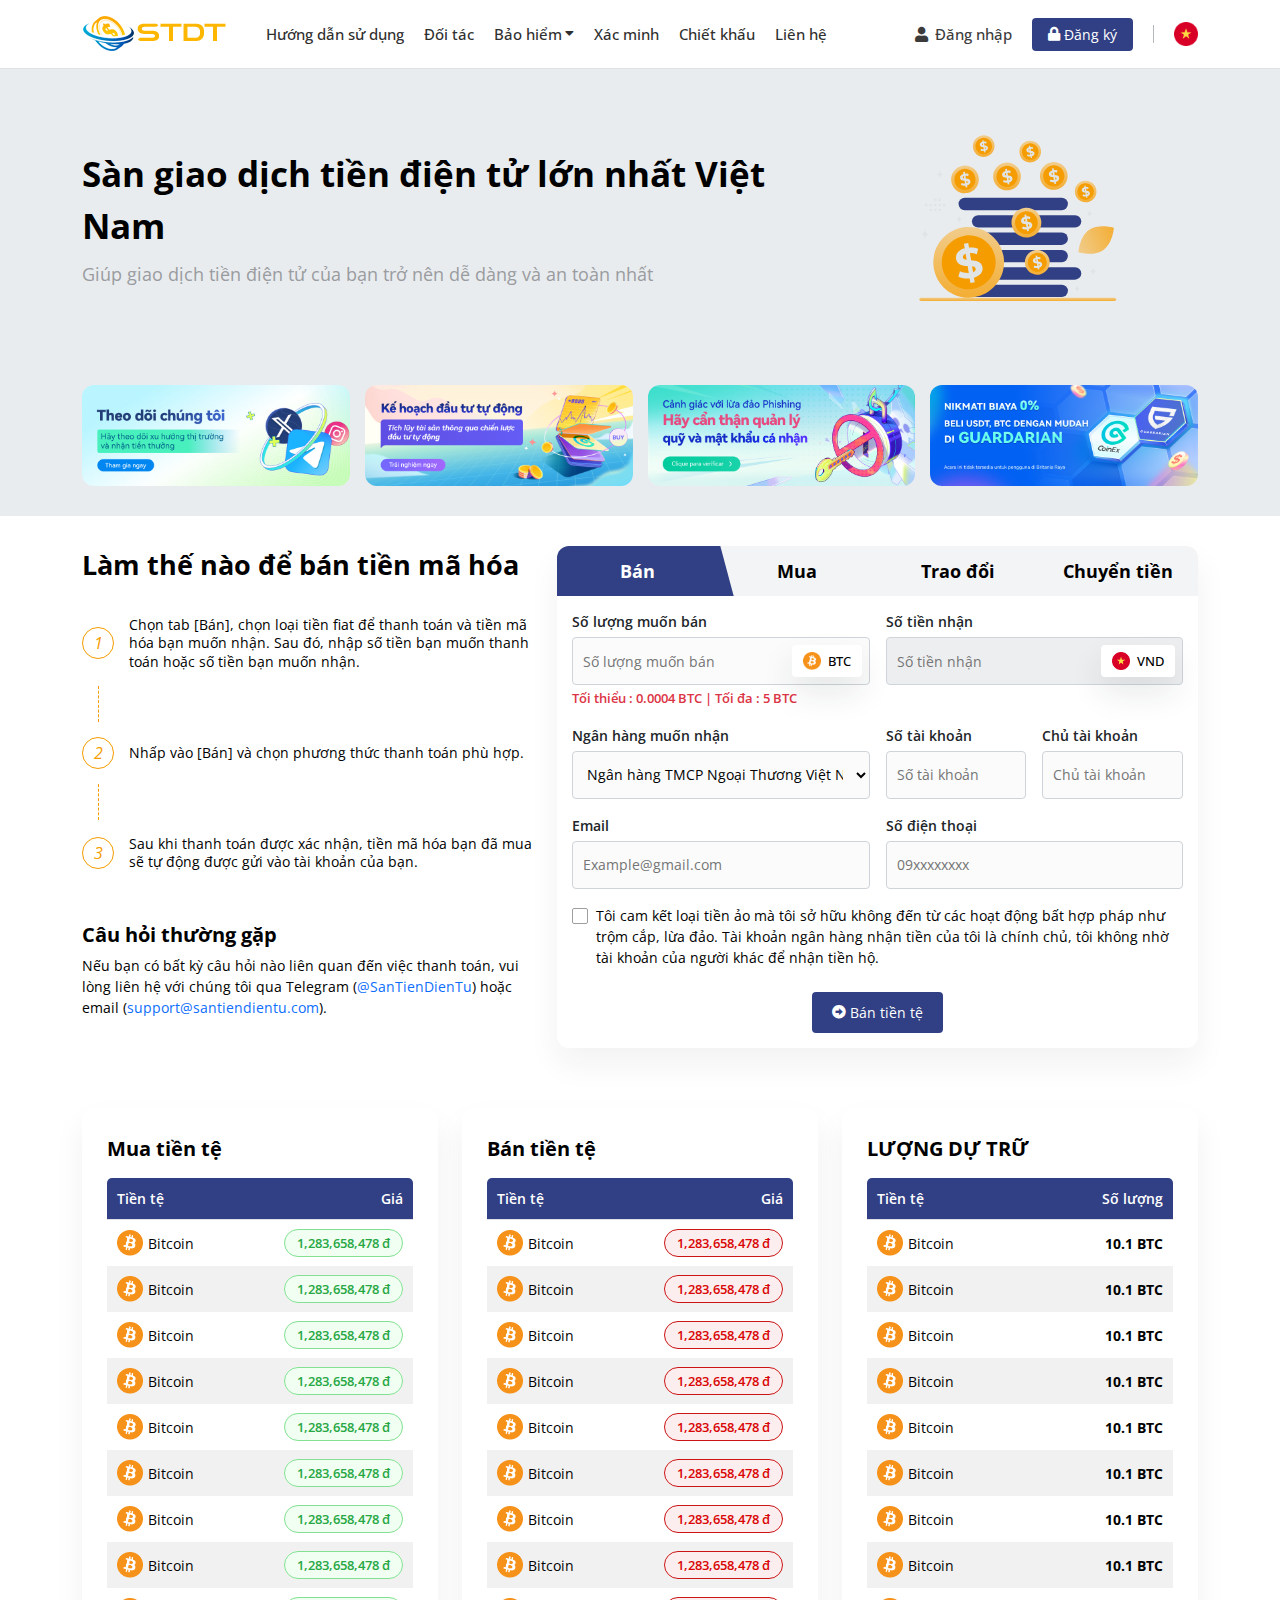
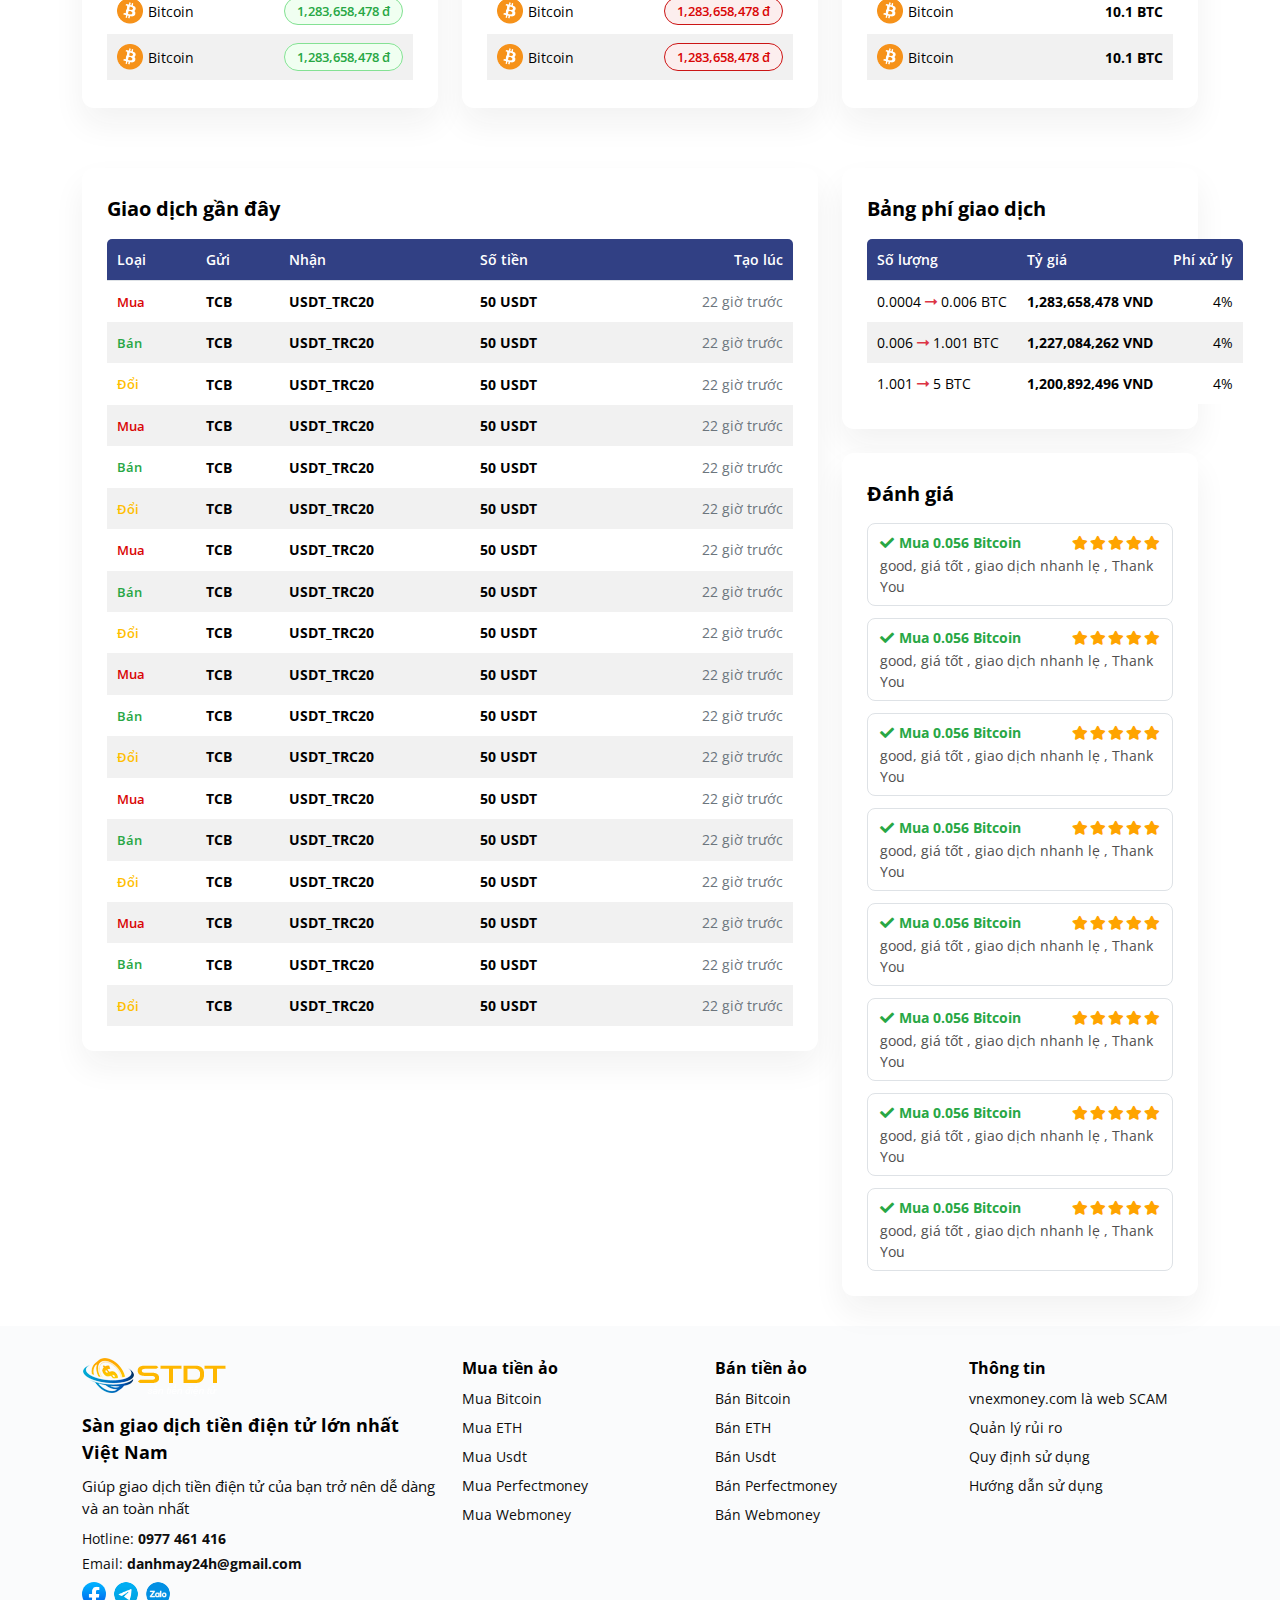
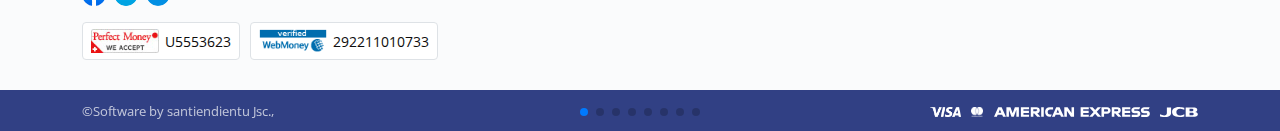
<file: index.html>
<!DOCTYPE html>
<html lang="vi">
<head>
    <meta charset="UTF-8">
    <meta name="viewport"
          content="width=device-width, user-scalable=no, initial-scale=1.0, maximum-scale=1.0, minimum-scale=1.0">

    <title>Sàn tiền điện tử</title>
    <meta name="description" content="Sàn tiền điện tử">
    <meta name="author" content="">

    <meta property="og:title" content="Sàn tiền điện tử">
    <meta property="og:type" content="website">
    <meta property="og:url" content="">
    <meta property="og:description" content="Sàn tiền điện tử">
    <meta property="og:image" content="./assets/images/logo.png">

    <link rel="preconnect" href="https://fonts.googleapis.com">
    <link rel="preconnect" href="https://fonts.gstatic.com" crossorigin>
    <link href="https://fonts.googleapis.com/css2?family=Open+Sans:ital,wght@0,300..800;1,300..800&display=swap"
          rel="stylesheet">


    <link rel="icon" href="./assets/images/favicon.png">
    <link rel="apple-touch-icon" href="./assets/images/favicon.png">
    <link rel="stylesheet" href="./assets/plugins/bootstrap/css/bootstrap.min.css">
    <link rel="stylesheet" href="./assets/plugins/swiper/swiper-bundle.min.css">
    <link rel="stylesheet" href="./assets/plugins/fancybox/fancybox.min.css">
    <link rel="stylesheet" href="./assets/fonts/fontawesome/css/all.min.css">
    <link rel="stylesheet" href="./assets/css/base.css">
    <link rel="stylesheet" href="./assets/css/style.css">
    <link rel="stylesheet" href="./assets/css/responsive.css">

    <style>
        :root {
            --primary-color: #314084;
            --primary-hover: #263370;
            --primary-rgb: 49, 64, 132;
            --secondary-color: #F59C00;
            --secondary-hover: #ffb12b;
            --secondary-rgb: 245, 156, 0;
        }
    </style>
</head>
<body>

<div id="header" class="header">
    <div class="header-main">
        <div class="container">
            <div class="row align-items-center">
                <div class="col-lg-8 col-xl-9 col-5">
                    <div class="header-flex d-flex align-items-lg-center">
                        <a href="" class="d-inline-block header-logo">
                            <img src="./assets/images/logo.png" class="img-fluid header-logo_image" alt="">
                        </a>
                        <div class="header-navigation" id="header-navigation">
                            <ul>
                                <li class="navigation-logo d-flex d-lg-none">
                                    <a href="" class="d-inline-flex align-middle">
                                        <img src="./assets/images/logo.png" class="img-fluid">
                                    </a>
                                </li>
                                <li>
                                    <a href="">
                                        Hướng dẫn sử dụng
                                    </a>
                                </li>
                                <li>
                                    <a href="">
                                        Đối tác
                                    </a>
                                </li>
                                <li>
                                    <a href="">
                                        Bảo hiểm
                                        <i class="fas fa-caret-down"></i>
                                    </a>
                                    <ul>
                                        <li>
                                            <a href="">Bảo hiểm mua</a>
                                        </li>
                                        <li>
                                            <a href="">Bảo hiểm bán</a>
                                        </li>
                                        <li>
                                            <a href="">Bảo hiểm trao đổi</a>
                                        </li>
                                        <li>
                                            <a href="">Bảo hiểm chuyển tiền NH</a>
                                        </li>
                                    </ul>
                                </li>
                                <li>
                                    <a href="">
                                        Xác minh
                                    </a>
                                </li>
                                <li>
                                    <a href="">Chiết khấu</a>
                                </li>
                                <li>
                                    <a href="">
                                        Liên hệ
                                    </a>
                                </li>
                            </ul>
                        </div>
                    </div>
                </div>
                <div class="col-lg-4 col-xl-3 col-7">
                    <div class="header-action hstack align-items-center justify-content-end">
                        <div class="header-action_item header-users">
                            <div class="d-none d-lg-flex align-items-center justify-content-end gap-20px">
                                <a href="" class="header-login">
                                    <i class="fas fa-user me-1"></i>
                                    Đăng nhập
                                </a>
                                <a href="" class="header-register button-theme button-theme_primary">
                                    <i class="fas fa-lock me-1"></i>
                                    Đăng ký
                                </a>
                            </div>
                            <!-- Đã đăng nhập
                            <div class="d-lg-flex align-items-center justify-content-end gap-20px">
                                <div class="header-users_dropdown position-relative">
                                    <button type="button" class="header-login">
                                        <i class="fas fa-user me-1"></i>Tài khoản
                                    </button>
                                    <ul class="header-users_list">
                                        <li>
                                            <a href="">
                                                Quản lý tài khoản
                                            </a>
                                        </li>
                                        <li>
                                            <a href="">
                                                Ví
                                            </a>
                                        </li>
                                        <li>
                                            <a href="">
                                                Đơn hàng
                                            </a>
                                        </li>
                                        <li>
                                            <a href="">
                                                Đổi mật khẩu
                                            </a>
                                        </li>
                                        <li>
                                            <a href="">
                                                Đăng xuất
                                            </a>
                                        </li>
                                    </ul>
                                </div>
                                <div class="d-none d-flex align-items-center justify-content-end gap-20px">
                                    <span class="header-register button-theme button-theme_primary">
                                        <i class="fas fa-wallet me-1"></i>
                                        1,000,000,000 VND
                                    </span>
                                </div>
                            </div>
                             -->
                            <!-- Mobile -->
                            <div class="header-users_dropdown d-block d-lg-none position-relative">
                                <button type="button" class="header-login">
                                    <i class="fas fa-user me-1"></i>Tài khoản
                                </button>
                                <ul class="header-users_list">
                                    <li>
                                        <a href="">
                                            Đăng nhập
                                        </a>
                                    </li>
                                    <li>
                                        <a href="">
                                            Đăng ký
                                        </a>
                                    </li>
                                </ul>
                            </div>
                        </div>
                        <div class="header-action_item header-language position-relative">
                            <button type="button" class="header-language_button">
                                <img src="./assets/images/language/vn.png" class="img-fluid" alt="">
                            </button>
                            <ul class="header-language_list">
                                <li>
                                    <a href="">
                                        <img src="./assets/images/language/vn.png" class="img-fluid" alt="">
                                        Tiếng Việt
                                    </a>
                                </li>
                                <li>
                                    <a href="">
                                        <img src="./assets/images/language/en.png" class="img-fluid" alt="">
                                        English
                                    </a>
                                </li>
                            </ul>
                        </div>
                        <div class="header-hamburger d-flex d-lg-none">
                            <button type="button" class="hamburger-button" id="hamburger-button">
                                <span></span>
                                <span></span>
                                <span></span>
                                <span></span>
                            </button>
                        </div>
                    </div>
                </div>
            </div>
        </div>
    </div>
    <div class="header-overlay" id="header-overlay"></div>
</div>

<div id="main" class="main">
    <div class="section-hero">
        <div class="container">
            <div class="row align-items-center">
                <div class="col-lg-8">
                    <div class="hero-heading">
                        <div class="heading-title">
                            Sàn giao dịch tiền điện tử lớn nhất Việt Nam
                        </div>
                        <div class="heading-sub">
                            Giúp giao dịch tiền điện tử của bạn trở nên dễ dàng và an toàn nhất
                        </div>
                    </div>
                </div>
                <div class="col-lg-4">
                    <img src="./assets/images/hero/hero-image.svg" class="img-fluid" alt="">
                </div>
            </div>
            <div class="row align-items-center mt-5">
                <div class="col-12">
                    <div class="hero-slider" id="slider-hero">
                        <div class="swiper">
                            <div class="swiper-wrapper">
                                <div class="swiper-slide">
                                    <a href="" class="d-inline-block">
                                        <img src="./assets/images/hero/slider-1.png" class="img-fluid w-100" alt="">
                                    </a>
                                </div>
                                <div class="swiper-slide">
                                    <a href="" class="d-inline-block">
                                        <img src="./assets/images/hero/slider-2.png" class="img-fluid w-100" alt="">
                                    </a>
                                </div>
                                <div class="swiper-slide">
                                    <a href="" class="d-inline-block">
                                        <img src="./assets/images/hero/slider-3.png" class="img-fluid w-100" alt="">
                                    </a>
                                </div>
                                <div class="swiper-slide">
                                    <a href="" class="d-inline-block">
                                        <img src="./assets/images/hero/slider-4.png" class="img-fluid w-100" alt="">
                                    </a>
                                </div>
                                <div class="swiper-slide">
                                    <a href="" class="d-inline-block">
                                        <img src="./assets/images/hero/slider-1.png" class="img-fluid w-100" alt="">
                                    </a>
                                </div>
                                <div class="swiper-slide">
                                    <a href="" class="d-inline-block">
                                        <img src="./assets/images/hero/slider-2.png" class="img-fluid w-100" alt="">
                                    </a>
                                </div>
                                <div class="swiper-slide">
                                    <a href="" class="d-inline-block">
                                        <img src="./assets/images/hero/slider-3.png" class="img-fluid w-100" alt="">
                                    </a>
                                </div>
                                <div class="swiper-slide">
                                    <a href="" class="d-inline-block">
                                        <img src="./assets/images/hero/slider-4.png" class="img-fluid w-100" alt="">
                                    </a>
                                </div>
                            </div>
                        </div>
                        <div class="swiper-pagination"></div>
                    </div>
                </div>
            </div>
        </div>
    </div>
    <div class="section-exchange section-gap">
        <div class="container">
            <div class="row">
                <div class="col-xl-5 col-lg-4">
                    <div class="exchange-content tabContent" id="content-sell">
                        <div class="exchange-title">
                            Làm thế nào để bán tiền mã hóa
                        </div>
                        <div class="exchange-step">
                            <div class="exchange-step_item">
                                <div class="exchange-step_number">
                                    1
                                </div>
                                <div class="exchange-step_content">
                                    Chọn tab [Bán], chọn loại tiền fiat để thanh toán và tiền mã hóa bạn muốn nhận. Sau
                                    đó, nhập số tiền bạn muốn thanh toán hoặc số tiền bạn muốn nhận.
                                </div>
                            </div>
                            <div class="exchange-step_divider"></div>
                            <div class="exchange-step_item">
                                <div class="exchange-step_number">
                                    2
                                </div>
                                <div class="exchange-step_content">
                                    Nhấp vào [Bán] và chọn phương thức thanh toán phù hợp.
                                </div>
                            </div>
                            <div class="exchange-step_divider"></div>
                            <div class="exchange-step_item">
                                <div class="exchange-step_number">
                                    3
                                </div>
                                <div class="exchange-step_content">
                                    Sau khi thanh toán được xác nhận, tiền mã hóa bạn đã mua sẽ tự động được gửi vào tài
                                    khoản của bạn.
                                </div>
                            </div>
                        </div>
                    </div>
                    <div class="exchange-content tabContent d-none" id="content-buy">
                        <div class="exchange-title">
                            Làm thế nào để mua tiền mã hóa
                        </div>
                        <div class="exchange-step">
                            <div class="exchange-step_item">
                                <div class="exchange-step_number">
                                    1
                                </div>
                                <div class="exchange-step_content">
                                    Chọn tab [Mua], chọn loại tiền fiat để thanh toán và tiền mã hóa bạn muốn nhận. Sau
                                    đó, nhập số tiền bạn muốn thanh toán hoặc số tiền bạn muốn nhận.
                                </div>
                            </div>
                            <div class="exchange-step_divider"></div>
                            <div class="exchange-step_item">
                                <div class="exchange-step_number">
                                    2
                                </div>
                                <div class="exchange-step_content">
                                    Nhấp vào [Mua] và chọn phương thức thanh toán phù hợp.
                                </div>
                            </div>
                            <div class="exchange-step_divider"></div>
                            <div class="exchange-step_item">
                                <div class="exchange-step_number">
                                    3
                                </div>
                                <div class="exchange-step_content">
                                    Sau khi thanh toán được xác nhận, tiền mã hóa bạn đã mua sẽ tự động được gửi vào tài
                                    khoản của bạn.
                                </div>
                            </div>
                        </div>
                    </div>
                    <div class="exchange-content tabContent d-none" id="content-exchange">
                        <div class="exchange-title">
                            Làm thế nào để chuyển đổi tiền mã hóa
                        </div>
                        <div class="exchange-step">
                            <div class="exchange-step_item">
                                <div class="exchange-step_number">
                                    1
                                </div>
                                <div class="exchange-step_content">
                                    Chọn tab [Chuyển đổi], chọn loại tiền fiat để thanh toán và tiền mã hóa bạn muốn
                                    nhận. Sau
                                    đó, nhập số tiền bạn muốn thanh toán hoặc số tiền bạn muốn nhận.
                                </div>
                            </div>
                            <div class="exchange-step_divider"></div>
                            <div class="exchange-step_item">
                                <div class="exchange-step_number">
                                    2
                                </div>
                                <div class="exchange-step_content">
                                    Nhấp vào [Chuyển đổi] và chọn phương thức thanh toán phù hợp.
                                </div>
                            </div>
                            <div class="exchange-step_divider"></div>
                            <div class="exchange-step_item">
                                <div class="exchange-step_number">
                                    3
                                </div>
                                <div class="exchange-step_content">
                                    Sau khi thanh toán được xác nhận, tiền mã hóa bạn đã mua sẽ tự động được gửi vào tài
                                    khoản của bạn.
                                </div>
                            </div>
                        </div>
                    </div>
                    <div class="exchange-content tabContent d-none" id="content-bank">
                        <div class="exchange-title">
                            Làm thế nào để chuyển tiền liên ngân hàng
                        </div>
                        <div class="exchange-step">
                            <div class="exchange-step_item">
                                <div class="exchange-step_number">
                                    1
                                </div>
                                <div class="exchange-step_content">
                                    Chọn tab [Chuyển tiền], chọn loại tiền fiat để thanh toán và tiền mã hóa bạn muốn
                                    nhận. Sau
                                    đó, nhập số tiền bạn muốn thanh toán hoặc số tiền bạn muốn nhận.
                                </div>
                            </div>
                            <div class="exchange-step_divider"></div>
                            <div class="exchange-step_item">
                                <div class="exchange-step_number">
                                    2
                                </div>
                                <div class="exchange-step_content">
                                    Nhấp vào [Chuyển tiền] và chọn phương thức thanh toán phù hợp.
                                </div>
                            </div>
                            <div class="exchange-step_divider"></div>
                            <div class="exchange-step_item">
                                <div class="exchange-step_number">
                                    3
                                </div>
                                <div class="exchange-step_content">
                                    Sau khi thanh toán được xác nhận, tiền mã hóa bạn đã mua sẽ tự động được gửi vào tài
                                    khoản của bạn.
                                </div>
                            </div>
                        </div>
                    </div>
                    <div class="exchange-content mt-5">
                        <div class="exchange-sub">
                            Câu hỏi thường gặp
                        </div>
                        <div class="exchange-text">
                            Nếu bạn có bất kỳ câu hỏi nào liên quan đến việc thanh toán, vui lòng liên hệ với chúng tôi
                            qua Telegram (<a href="">@SanTienDienTu</a>) hoặc email (<a href="">support@santiendientu.com</a>).
                        </div>
                    </div>
                </div>
                <div class="col-xl-7 col-lg-8">
                    <div class="exchange-card">
                        <div class="exchange-card_header">
                            <ul class="nav nav-tabs">
                                <li class="nav-item">
                                    <a class="nav-link active tabHandle" data-bs-toggle="tab" href="#tab-sell"
                                       data-id="#content-sell">
                                        Bán
                                    </a>
                                </li>
                                <li class="nav-item">
                                    <a class="nav-link tabHandle" data-bs-toggle="tab" href="#tab-buy"
                                       data-id="#content-buy">
                                        Mua
                                    </a>
                                </li>
                                <li class="nav-item">
                                    <a class="nav-link tabHandle" data-bs-toggle="tab" href="#tab-exchange"
                                       data-id="#content-exchange">
                                        Trao đổi
                                    </a>
                                </li>
                                <li class="nav-item">
                                    <a class="nav-link tabHandle" data-bs-toggle="tab" href="#tab-bank"
                                       data-id="#content-bank">
                                        Chuyển tiền
                                    </a>
                                </li>
                            </ul>
                        </div>
                        <div class="exchange-card_body">
                            <div class="tab-content">
                                <div class="tab-pane fade active show" id="tab-sell">
                                    <form action="" class="form-theme">
                                        <div class="row g-3">
                                            <div class="col-lg-6 col-12">
                                                <label for="" class="form-theme_label">
                                                    Số lượng muốn bán
                                                </label>
                                                <div class="form-theme_group">
                                                    <input type="text" class="form-theme_control"
                                                           placeholder="Số lượng muốn bán">
                                                    <span class="form-theme_append">
                                                        <img src="./assets/images/coin/btc.png" class="img-fluid"
                                                             alt="">
                                                        BTC
                                                    </span>
                                                </div>
                                                <div class="form-theme_hint">
                                                    Tối thiểu : 0.0004 BTC | Tối đa : 5 BTC
                                                </div>
                                            </div>
                                            <div class="col-lg-6 col-12">
                                                <label for="" class="form-theme_label">
                                                    Số tiền nhận
                                                </label>
                                                <div class="form-theme_group">
                                                    <input type="text" class="form-theme_control"
                                                           placeholder="Số tiền nhận" disabled readonly>
                                                    <span class="form-theme_append">
                                                        <img src="./assets/images/language/vn.png" class="img-fluid"
                                                             alt="">
                                                        VND
                                                    </span>
                                                </div>
                                            </div>
                                            <div class="col-lg-6 col-12">
                                                <label for="" class="form-theme_label">
                                                    Ngân hàng muốn nhận
                                                </label>
                                                <select name="" class="form-theme_control" id="">
                                                    <option value="VCB">Ngân hàng TMCP Ngoại Thương Việt Nam
                                                        (VIETCOMBANK)
                                                    </option>
                                                    <option value="BIDV">Ngân hàng TMCP Đầu tư và phát triển Việt Nam
                                                        (BIDV)
                                                    </option>
                                                    <option value="VTB">Ngân hàng TMCP Công thương Việt Nam
                                                        (VIETINBANK)
                                                    </option>
                                                    <option value="AGR">Ngân hàng NN VA PTNT Việt Nam (AGRIBANK)
                                                    </option>
                                                    <option value="SAC">Ngân hàng TMCP Sài Gòn Thương Tín (SACOMBANK)
                                                    </option>
                                                    <option value="DAB">Ngân hàng TMCP Đông Á (DONGABANK)</option>
                                                    <option value="VPBANK">Ngân hàng TMCP Việt Nam Thịnh Vượng
                                                        (VPBANK)
                                                    </option>
                                                    <option value="TPBANK">Ngân hàng TMCP Tiên Phong (TPBANK)</option>
                                                </select>
                                            </div>
                                            <div class="col-md-6 col-lg-3">
                                                <label for="" class="form-theme_label">
                                                    Số tài khoản
                                                </label>
                                                <input type="text" class="form-theme_control"
                                                       placeholder="Số tài khoản">
                                            </div>
                                            <div class="col-md-6 col-lg-3">
                                                <label for="" class="form-theme_label">
                                                    Chủ tài khoản
                                                </label>
                                                <input type="text" class="form-theme_control"
                                                       placeholder="Chủ tài khoản">
                                            </div>
                                            <div class="col-md-6">
                                                <label for="" class="form-theme_label">
                                                    Email
                                                </label>
                                                <input type="text" class="form-theme_control"
                                                       placeholder="Example@gmail.com">
                                            </div>
                                            <div class="col-md-6">
                                                <label for="" class="form-theme_label">
                                                    Số điện thoại
                                                </label>
                                                <input type="text" class="form-theme_control"
                                                       placeholder="09xxxxxxxx">
                                            </div>
                                            <div class="col-12">
                                                <div class="form-theme_check">
                                                    <input id="checkbox-example-1" type="checkbox"
                                                           class="form-theme_checkbox">
                                                    <label for="checkbox-example-1" class="form-theme_checktext">
                                                        <span></span>
                                                        Tôi cam kết loại tiền ảo mà tôi sở hữu không đến từ các hoạt
                                                        động bất hợp pháp như trộm cắp, lừa đảo. Tài khoản ngân hàng
                                                        nhận tiền của tôi là chính chủ, tôi không nhờ tài khoản của
                                                        người khác để nhận tiền hộ.
                                                    </label>
                                                </div>
                                            </div>
                                            <div class="col-12 mt-4 text-center">
                                                <button type="submit"
                                                        class="button-theme button-theme_primary">
                                                    <i class="fas fa-arrow-alt-circle-right me-1"></i>
                                                    Bán tiền tệ
                                                </button>
                                            </div>
                                        </div>
                                    </form>
                                </div>
                                <div class="tab-pane fade" id="tab-buy">
                                    <form action="" class="form-theme">
                                        <div class="row g-3">
                                            <div class="col-lg-6 col-12">
                                                <label for="" class="form-theme_label">
                                                    Số lượng muốn mua
                                                </label>
                                                <div class="form-theme_group">
                                                    <input type="text" class="form-theme_control"
                                                           placeholder="Số lượng muốn mua">
                                                    <span class="form-theme_append">
                                                        <img src="./assets/images/coin/btc.png" class="img-fluid"
                                                             alt="">
                                                        BTC
                                                    </span>
                                                </div>
                                                <div class="form-theme_hint">
                                                    Tối thiểu : 0.0004 BTC | Tối đa : 5 BTC
                                                </div>
                                            </div>
                                            <div class="col-lg-6 col-12">
                                                <label for="" class="form-theme_label">
                                                    Số tiền nhận
                                                </label>
                                                <div class="form-theme_group">
                                                    <input type="text" class="form-theme_control"
                                                           placeholder="Số tiền nhận" disabled readonly>
                                                    <span class="form-theme_append">
                                                        <img src="./assets/images/language/vn.png" class="img-fluid"
                                                             alt="">
                                                        VND
                                                    </span>
                                                </div>
                                            </div>
                                            <div class="col-lg-6 col-12">
                                                <label for="" class="form-theme_label">
                                                    Ngân hàng muốn nhận
                                                </label>
                                                <select name="" class="form-theme_control" id="">
                                                    <option value="VCB">Ngân hàng TMCP Ngoại Thương Việt Nam
                                                        (VIETCOMBANK)
                                                    </option>
                                                    <option value="BIDV">Ngân hàng TMCP Đầu tư và phát triển Việt Nam
                                                        (BIDV)
                                                    </option>
                                                    <option value="VTB">Ngân hàng TMCP Công thương Việt Nam
                                                        (VIETINBANK)
                                                    </option>
                                                    <option value="AGR">Ngân hàng NN VA PTNT Việt Nam (AGRIBANK)
                                                    </option>
                                                    <option value="SAC">Ngân hàng TMCP Sài Gòn Thương Tín (SACOMBANK)
                                                    </option>
                                                    <option value="DAB">Ngân hàng TMCP Đông Á (DONGABANK)</option>
                                                    <option value="VPBANK">Ngân hàng TMCP Việt Nam Thịnh Vượng
                                                        (VPBANK)
                                                    </option>
                                                    <option value="TPBANK">Ngân hàng TMCP Tiên Phong (TPBANK)</option>
                                                </select>
                                            </div>
                                            <div class="col-md-6 col-lg-3">
                                                <label for="" class="form-theme_label">
                                                    Số tài khoản
                                                </label>
                                                <input type="text" class="form-theme_control"
                                                       placeholder="Số tài khoản">
                                            </div>
                                            <div class="col-md-6 col-lg-3">
                                                <label for="" class="form-theme_label">
                                                    Chủ tài khoản
                                                </label>
                                                <input type="text" class="form-theme_control"
                                                       placeholder="Chủ tài khoản">
                                            </div>
                                            <div class="col-md-12">
                                                <label for="" class="form-theme_label">
                                                    Địa chỉ ví
                                                </label>
                                                <input type="text" class="form-theme_control"
                                                       placeholder="Địa chỉ ví">
                                            </div>
                                            <div class="col-md-6">
                                                <label for="" class="form-theme_label">
                                                    Email
                                                </label>
                                                <input type="text" class="form-theme_control"
                                                       placeholder="Example@gmail.com">
                                            </div>
                                            <div class="col-md-6">
                                                <label for="" class="form-theme_label">
                                                    Số điện thoại
                                                </label>
                                                <input type="text" class="form-theme_control"
                                                       placeholder="09xxxxxxxx">
                                            </div>
                                            <div class="col-12">
                                                <div class="form-theme_check">
                                                    <input id="checkbox-example-2" type="checkbox"
                                                           class="form-theme_checkbox">
                                                    <label for="checkbox-example-2" class="form-theme_checktext">
                                                        <span></span>
                                                        Tôi đồng ý với các điều khoản của website, việc mua tiền điện tử
                                                        với mục đích đầu tư cá nhân, không sử dụng là phương tiện thanh
                                                        toán, không phục vụ các hoạt động vi phạm phát luật.
                                                    </label>
                                                </div>
                                            </div>
                                            <div class="col-12 mt-4 text-center">
                                                <button type="submit"
                                                        class="button-theme button-theme_primary">
                                                    <i class="fas fa-arrow-alt-circle-right me-1"></i>
                                                    Mua tiền tệ
                                                </button>
                                            </div>
                                        </div>
                                    </form>
                                </div>
                                <div class="tab-pane fade" id="tab-exchange">
                                    <form action="" class="form-theme">
                                        <div class="row g-3">
                                            <div class="col-md-6 col-12">
                                                <label for="" class="form-theme_label">
                                                    Bạn có
                                                </label>
                                                <select name="" class="form-theme_control" id="">
                                                    <option value="-1">
                                                        Chọn loại muốn gửi
                                                    </option>
                                                    <option value="VCB">Ngân hàng TMCP Ngoại Thương Việt Nam
                                                        (VIETCOMBANK)
                                                    </option>
                                                    <option value="BIDV">Ngân hàng TMCP Đầu tư và phát triển Việt Nam
                                                        (BIDV)
                                                    </option>
                                                    <option value="VTB">Ngân hàng TMCP Công thương Việt Nam
                                                        (VIETINBANK)
                                                    </option>
                                                    <option value="AGR">Ngân hàng NN VA PTNT Việt Nam (AGRIBANK)
                                                    </option>
                                                    <option value="SAC">Ngân hàng TMCP Sài Gòn Thương Tín (SACOMBANK)
                                                    </option>
                                                    <option value="DAB">Ngân hàng TMCP Đông Á (DONGABANK)</option>
                                                    <option value="VPBANK">Ngân hàng TMCP Việt Nam Thịnh Vượng
                                                        (VPBANK)
                                                    </option>
                                                    <option value="TPBANK">Ngân hàng TMCP Tiên Phong (TPBANK)</option>
                                                </select>
                                            </div>
                                            <div class="col-md-6 col-12">
                                                <label for="" class="form-theme_label">
                                                    Bạn muốn
                                                </label>
                                                <select name="" class="form-theme_control" id="">
                                                    <option value="-1">
                                                        Chọn loại muốn gửi
                                                    </option>
                                                    <option value="VCB">Ngân hàng TMCP Ngoại Thương Việt Nam
                                                        (VIETCOMBANK)
                                                    </option>
                                                    <option value="BIDV">Ngân hàng TMCP Đầu tư và phát triển Việt Nam
                                                        (BIDV)
                                                    </option>
                                                    <option value="VTB">Ngân hàng TMCP Công thương Việt Nam
                                                        (VIETINBANK)
                                                    </option>
                                                    <option value="AGR">Ngân hàng NN VA PTNT Việt Nam (AGRIBANK)
                                                    </option>
                                                    <option value="SAC">Ngân hàng TMCP Sài Gòn Thương Tín (SACOMBANK)
                                                    </option>
                                                    <option value="DAB">Ngân hàng TMCP Đông Á (DONGABANK)</option>
                                                    <option value="VPBANK">Ngân hàng TMCP Việt Nam Thịnh Vượng
                                                        (VPBANK)
                                                    </option>
                                                    <option value="TPBANK">Ngân hàng TMCP Tiên Phong (TPBANK)</option>
                                                </select>
                                            </div>
                                            <div class="col-12">
                                                <label for="" class="form-theme_label">
                                                    Số tiền muốn đổi
                                                </label>
                                                <input type="text" class="form-theme_control"
                                                       placeholder="Số tiền muốn đổi">
                                            </div>
                                            <div class="col-12">
                                                <label for="" class="form-theme_label">
                                                    Số tiền nhận
                                                </label>
                                                <input type="text" class="form-theme_control" disabled
                                                       placeholder="Số tiền nhận">
                                            </div>
                                            <div class="col-md-6">
                                                <label for="" class="form-theme_label">
                                                    Email
                                                </label>
                                                <input type="text" class="form-theme_control"
                                                       placeholder="Example@gmail.com">
                                            </div>
                                            <div class="col-md-6">
                                                <label for="" class="form-theme_label">
                                                    Số điện thoại
                                                </label>
                                                <input type="text" class="form-theme_control"
                                                       placeholder="09xxxxxxxx">
                                            </div>
                                            <div class="col-12 mt-4 text-center">
                                                <button type="submit"
                                                        class="button-theme button-theme_primary">
                                                    <i class="fas fa-arrow-alt-circle-right me-1"></i>
                                                    Tạo đơn chuyển đổi
                                                </button>
                                            </div>
                                        </div>
                                    </form>
                                </div>
                                <div class="tab-pane fade" id="tab-bank">
                                    <form action="" class="form-theme">
                                        <div class="row g-3">
                                            <div class="col-md-6 col-12">
                                                <label for="" class="form-theme_label">
                                                    Bạn có
                                                </label>
                                                <select name="" class="form-theme_control" id="">
                                                    <option value="-1">
                                                        Chọn loại muốn gửi
                                                    </option>
                                                    <option value="VCB">Ngân hàng TMCP Ngoại Thương Việt Nam
                                                        (VIETCOMBANK)
                                                    </option>
                                                    <option value="BIDV">Ngân hàng TMCP Đầu tư và phát triển Việt Nam
                                                        (BIDV)
                                                    </option>
                                                    <option value="VTB">Ngân hàng TMCP Công thương Việt Nam
                                                        (VIETINBANK)
                                                    </option>
                                                    <option value="AGR">Ngân hàng NN VA PTNT Việt Nam (AGRIBANK)
                                                    </option>
                                                    <option value="SAC">Ngân hàng TMCP Sài Gòn Thương Tín (SACOMBANK)
                                                    </option>
                                                    <option value="DAB">Ngân hàng TMCP Đông Á (DONGABANK)</option>
                                                    <option value="VPBANK">Ngân hàng TMCP Việt Nam Thịnh Vượng
                                                        (VPBANK)
                                                    </option>
                                                    <option value="TPBANK">Ngân hàng TMCP Tiên Phong (TPBANK)</option>
                                                </select>
                                            </div>
                                            <div class="col-md-6 col-12">
                                                <label for="" class="form-theme_label">
                                                    Bạn muốn
                                                </label>
                                                <select name="" class="form-theme_control" id="">
                                                    <option value="-1">
                                                        Chọn loại muốn gửi
                                                    </option>
                                                    <option value="VCB">Ngân hàng TMCP Ngoại Thương Việt Nam
                                                        (VIETCOMBANK)
                                                    </option>
                                                    <option value="BIDV">Ngân hàng TMCP Đầu tư và phát triển Việt Nam
                                                        (BIDV)
                                                    </option>
                                                    <option value="VTB">Ngân hàng TMCP Công thương Việt Nam
                                                        (VIETINBANK)
                                                    </option>
                                                    <option value="AGR">Ngân hàng NN VA PTNT Việt Nam (AGRIBANK)
                                                    </option>
                                                    <option value="SAC">Ngân hàng TMCP Sài Gòn Thương Tín (SACOMBANK)
                                                    </option>
                                                    <option value="DAB">Ngân hàng TMCP Đông Á (DONGABANK)</option>
                                                    <option value="VPBANK">Ngân hàng TMCP Việt Nam Thịnh Vượng
                                                        (VPBANK)
                                                    </option>
                                                    <option value="TPBANK">Ngân hàng TMCP Tiên Phong (TPBANK)</option>
                                                </select>
                                            </div>
                                            <div class="col-12">
                                                <label for="" class="form-theme_label">
                                                    Số tiền muốn đổi
                                                </label>
                                                <input type="text" class="form-theme_control"
                                                       placeholder="Số tiền muốn đổi">
                                            </div>
                                            <div class="col-12">
                                                <label for="" class="form-theme_label">
                                                    Số tiền nhận
                                                </label>
                                                <input type="text" class="form-theme_control" disabled
                                                       placeholder="Số tiền nhận">
                                            </div>
                                            <div class="col-md-6">
                                                <label for="" class="form-theme_label">
                                                    Email
                                                </label>
                                                <input type="text" class="form-theme_control"
                                                       placeholder="Example@gmail.com">
                                            </div>
                                            <div class="col-md-6">
                                                <label for="" class="form-theme_label">
                                                    Số điện thoại
                                                </label>
                                                <input type="text" class="form-theme_control"
                                                       placeholder="09xxxxxxxx">
                                            </div>
                                            <div class="col-12 mt-4 text-center">
                                                <button type="submit"
                                                        class="button-theme button-theme_primary">
                                                    <i class="fas fa-arrow-alt-circle-right me-1"></i>
                                                    Tạo đơn chuyển đổi
                                                </button>
                                            </div>
                                        </div>
                                    </form>
                                </div>
                            </div>
                        </div>
                    </div>
                </div>
            </div>
        </div>
    </div>
    <div class="section-table section-gap">
        <div class="container">
            <div class="row g-4">
                <div class="col-md-4">
                    <div class="table-item table-scroll">
                        <div class="section-heading">
                            <div class="heading-title">
                                Mua tiền tệ
                            </div>
                        </div>
                        <div class="table-inner">
                            <table class="table align-middle">
                                <thead>
                                <tr>
                                    <th class="text-start">Tiền tệ</th>
                                    <th class="text-end">Giá</th>
                                </tr>
                                </thead>
                                <tbody>
                                <tr>
                                    <td class="text-start">
                                        <a href="" class="hstack gap-5px color-inherit">
                                            <img src="./assets/images/coin/btc.png" height="26" width="26" alt="">
                                            Bitcoin
                                        </a>
                                    </td>
                                    <td class="text-end">
                                        <a href="" class="table-badge table-badge_success">
                                            1,283,658,478 đ
                                        </a>
                                    </td>
                                </tr>
                                <tr>
                                    <td class="text-start">
                                        <a href="" class="hstack gap-5px color-inherit">
                                            <img src="./assets/images/coin/btc.png" height="26" width="26" alt="">
                                            Bitcoin
                                        </a>
                                    </td>
                                    <td class="text-end">
                                        <a href="" class="table-badge table-badge_success">
                                            1,283,658,478 đ
                                        </a>
                                    </td>
                                </tr>
                                <tr>
                                    <td class="text-start">
                                        <a href="" class="hstack gap-5px color-inherit">
                                            <img src="./assets/images/coin/btc.png" height="26" width="26" alt="">
                                            Bitcoin
                                        </a>
                                    </td>
                                    <td class="text-end">
                                        <a href="" class="table-badge table-badge_success">
                                            1,283,658,478 đ
                                        </a>
                                    </td>
                                </tr>
                                <tr>
                                    <td class="text-start">
                                        <a href="" class="hstack gap-5px color-inherit">
                                            <img src="./assets/images/coin/btc.png" height="26" width="26" alt="">
                                            Bitcoin
                                        </a>
                                    </td>
                                    <td class="text-end">
                                        <a href="" class="table-badge table-badge_success">
                                            1,283,658,478 đ
                                        </a>
                                    </td>
                                </tr>
                                <tr>
                                    <td class="text-start">
                                        <a href="" class="hstack gap-5px color-inherit">
                                            <img src="./assets/images/coin/btc.png" height="26" width="26" alt="">
                                            Bitcoin
                                        </a>
                                    </td>
                                    <td class="text-end">
                                        <a href="" class="table-badge table-badge_success">
                                            1,283,658,478 đ
                                        </a>
                                    </td>
                                </tr>
                                <tr>
                                    <td class="text-start">
                                        <a href="" class="hstack gap-5px color-inherit">
                                            <img src="./assets/images/coin/btc.png" height="26" width="26" alt="">
                                            Bitcoin
                                        </a>
                                    </td>
                                    <td class="text-end">
                                        <a href="" class="table-badge table-badge_success">
                                            1,283,658,478 đ
                                        </a>
                                    </td>
                                </tr>
                                <tr>
                                    <td class="text-start">
                                        <a href="" class="hstack gap-5px color-inherit">
                                            <img src="./assets/images/coin/btc.png" height="26" width="26" alt="">
                                            Bitcoin
                                        </a>
                                    </td>
                                    <td class="text-end">
                                        <a href="" class="table-badge table-badge_success">
                                            1,283,658,478 đ
                                        </a>
                                    </td>
                                </tr>
                                <tr>
                                    <td class="text-start">
                                        <a href="" class="hstack gap-5px color-inherit">
                                            <img src="./assets/images/coin/btc.png" height="26" width="26" alt="">
                                            Bitcoin
                                        </a>
                                    </td>
                                    <td class="text-end">
                                        <a href="" class="table-badge table-badge_success">
                                            1,283,658,478 đ
                                        </a>
                                    </td>
                                </tr>
                                <tr>
                                    <td class="text-start">
                                        <a href="" class="hstack gap-5px color-inherit">
                                            <img src="./assets/images/coin/btc.png" height="26" width="26" alt="">
                                            Bitcoin
                                        </a>
                                    </td>
                                    <td class="text-end">
                                        <a href="" class="table-badge table-badge_success">
                                            1,283,658,478 đ
                                        </a>
                                    </td>
                                </tr>
                                <tr>
                                    <td class="text-start">
                                        <a href="" class="hstack gap-5px color-inherit">
                                            <img src="./assets/images/coin/btc.png" height="26" width="26" alt="">
                                            Bitcoin
                                        </a>
                                    </td>
                                    <td class="text-end">
                                        <a href="" class="table-badge table-badge_success">
                                            1,283,658,478 đ
                                        </a>
                                    </td>
                                </tr>
                                <tr>
                                    <td class="text-start">
                                        <a href="" class="hstack gap-5px color-inherit">
                                            <img src="./assets/images/coin/btc.png" height="26" width="26" alt="">
                                            Bitcoin
                                        </a>
                                    </td>
                                    <td class="text-end">
                                        <a href="" class="table-badge table-badge_success">
                                            1,283,658,478 đ
                                        </a>
                                    </td>
                                </tr>
                                <tr>
                                    <td class="text-start">
                                        <a href="" class="hstack gap-5px color-inherit">
                                            <img src="./assets/images/coin/btc.png" height="26" width="26" alt="">
                                            Bitcoin
                                        </a>
                                    </td>
                                    <td class="text-end">
                                        <a href="" class="table-badge table-badge_success">
                                            1,283,658,478 đ
                                        </a>
                                    </td>
                                </tr>
                                <tr>
                                    <td class="text-start">
                                        <a href="" class="hstack gap-5px color-inherit">
                                            <img src="./assets/images/coin/btc.png" height="26" width="26" alt="">
                                            Bitcoin
                                        </a>
                                    </td>
                                    <td class="text-end">
                                        <a href="" class="table-badge table-badge_success">
                                            1,283,658,478 đ
                                        </a>
                                    </td>
                                </tr>
                                <tr>
                                    <td class="text-start">
                                        <a href="" class="hstack gap-5px color-inherit">
                                            <img src="./assets/images/coin/btc.png" height="26" width="26" alt="">
                                            Bitcoin
                                        </a>
                                    </td>
                                    <td class="text-end">
                                        <a href="" class="table-badge table-badge_success">
                                            1,283,658,478 đ
                                        </a>
                                    </td>
                                </tr>
                                <tr>
                                    <td class="text-start">
                                        <a href="" class="hstack gap-5px color-inherit">
                                            <img src="./assets/images/coin/btc.png" height="26" width="26" alt="">
                                            Bitcoin
                                        </a>
                                    </td>
                                    <td class="text-end">
                                        <a href="" class="table-badge table-badge_success">
                                            1,283,658,478 đ
                                        </a>
                                    </td>
                                </tr>
                                </tbody>
                            </table>
                        </div>
                    </div>
                </div>
                <div class="col-md-4">
                    <div class="table-item table-scroll">
                        <div class="section-heading">
                            <div class="heading-title">
                                Bán tiền tệ
                            </div>
                        </div>
                        <div class="table-inner">
                            <table class="table align-middle">
                                <thead>
                                <tr>
                                    <th class="text-start">Tiền tệ</th>
                                    <th class="text-end">Giá</th>
                                </tr>
                                </thead>
                                <tbody>
                                <tr>
                                    <td class="text-start">
                                        <a href="" class="hstack gap-5px color-inherit">
                                            <img src="./assets/images/coin/btc.png" height="26" width="26" alt="">
                                            Bitcoin
                                        </a>
                                    </td>
                                    <td class="text-end">
                                        <a href="" class="table-badge table-badge_danger">
                                            1,283,658,478 đ
                                        </a>
                                    </td>
                                </tr>
                                <tr>
                                    <td class="text-start">
                                        <a href="" class="hstack gap-5px color-inherit">
                                            <img src="./assets/images/coin/btc.png" height="26" width="26" alt="">
                                            Bitcoin
                                        </a>
                                    </td>
                                    <td class="text-end">
                                        <a href="" class="table-badge table-badge_danger">
                                            1,283,658,478 đ
                                        </a>
                                    </td>
                                </tr>
                                <tr>
                                    <td class="text-start">
                                        <a href="" class="hstack gap-5px color-inherit">
                                            <img src="./assets/images/coin/btc.png" height="26" width="26" alt="">
                                            Bitcoin
                                        </a>
                                    </td>
                                    <td class="text-end">
                                        <a href="" class="table-badge table-badge_danger">
                                            1,283,658,478 đ
                                        </a>
                                    </td>
                                </tr>
                                <tr>
                                    <td class="text-start">
                                        <a href="" class="hstack gap-5px color-inherit">
                                            <img src="./assets/images/coin/btc.png" height="26" width="26" alt="">
                                            Bitcoin
                                        </a>
                                    </td>
                                    <td class="text-end">
                                        <a href="" class="table-badge table-badge_danger">
                                            1,283,658,478 đ
                                        </a>
                                    </td>
                                </tr>
                                <tr>
                                    <td class="text-start">
                                        <a href="" class="hstack gap-5px color-inherit">
                                            <img src="./assets/images/coin/btc.png" height="26" width="26" alt="">
                                            Bitcoin
                                        </a>
                                    </td>
                                    <td class="text-end">
                                        <a href="" class="table-badge table-badge_danger">
                                            1,283,658,478 đ
                                        </a>
                                    </td>
                                </tr>
                                <tr>
                                    <td class="text-start">
                                        <a href="" class="hstack gap-5px color-inherit">
                                            <img src="./assets/images/coin/btc.png" height="26" width="26" alt="">
                                            Bitcoin
                                        </a>
                                    </td>
                                    <td class="text-end">
                                        <a href="" class="table-badge table-badge_danger">
                                            1,283,658,478 đ
                                        </a>
                                    </td>
                                </tr>
                                <tr>
                                    <td class="text-start">
                                        <a href="" class="hstack gap-5px color-inherit">
                                            <img src="./assets/images/coin/btc.png" height="26" width="26" alt="">
                                            Bitcoin
                                        </a>
                                    </td>
                                    <td class="text-end">
                                        <a href="" class="table-badge table-badge_danger">
                                            1,283,658,478 đ
                                        </a>
                                    </td>
                                </tr>
                                <tr>
                                    <td class="text-start">
                                        <a href="" class="hstack gap-5px color-inherit">
                                            <img src="./assets/images/coin/btc.png" height="26" width="26" alt="">
                                            Bitcoin
                                        </a>
                                    </td>
                                    <td class="text-end">
                                        <a href="" class="table-badge table-badge_danger">
                                            1,283,658,478 đ
                                        </a>
                                    </td>
                                </tr>
                                <tr>
                                    <td class="text-start">
                                        <a href="" class="hstack gap-5px color-inherit">
                                            <img src="./assets/images/coin/btc.png" height="26" width="26" alt="">
                                            Bitcoin
                                        </a>
                                    </td>
                                    <td class="text-end">
                                        <a href="" class="table-badge table-badge_danger">
                                            1,283,658,478 đ
                                        </a>
                                    </td>
                                </tr>
                                <tr>
                                    <td class="text-start">
                                        <a href="" class="hstack gap-5px color-inherit">
                                            <img src="./assets/images/coin/btc.png" height="26" width="26" alt="">
                                            Bitcoin
                                        </a>
                                    </td>
                                    <td class="text-end">
                                        <a href="" class="table-badge table-badge_danger">
                                            1,283,658,478 đ
                                        </a>
                                    </td>
                                </tr>
                                <tr>
                                    <td class="text-start">
                                        <a href="" class="hstack gap-5px color-inherit">
                                            <img src="./assets/images/coin/btc.png" height="26" width="26" alt="">
                                            Bitcoin
                                        </a>
                                    </td>
                                    <td class="text-end">
                                        <a href="" class="table-badge table-badge_danger">
                                            1,283,658,478 đ
                                        </a>
                                    </td>
                                </tr>
                                <tr>
                                    <td class="text-start">
                                        <a href="" class="hstack gap-5px color-inherit">
                                            <img src="./assets/images/coin/btc.png" height="26" width="26" alt="">
                                            Bitcoin
                                        </a>
                                    </td>
                                    <td class="text-end">
                                        <a href="" class="table-badge table-badge_danger">
                                            1,283,658,478 đ
                                        </a>
                                    </td>
                                </tr>
                                <tr>
                                    <td class="text-start">
                                        <a href="" class="hstack gap-5px color-inherit">
                                            <img src="./assets/images/coin/btc.png" height="26" width="26" alt="">
                                            Bitcoin
                                        </a>
                                    </td>
                                    <td class="text-end">
                                        <a href="" class="table-badge table-badge_danger">
                                            1,283,658,478 đ
                                        </a>
                                    </td>
                                </tr>
                                <tr>
                                    <td class="text-start">
                                        <a href="" class="hstack gap-5px color-inherit">
                                            <img src="./assets/images/coin/btc.png" height="26" width="26" alt="">
                                            Bitcoin
                                        </a>
                                    </td>
                                    <td class="text-end">
                                        <a href="" class="table-badge table-badge_danger">
                                            1,283,658,478 đ
                                        </a>
                                    </td>
                                </tr>
                                <tr>
                                    <td class="text-start">
                                        <a href="" class="hstack gap-5px color-inherit">
                                            <img src="./assets/images/coin/btc.png" height="26" width="26" alt="">
                                            Bitcoin
                                        </a>
                                    </td>
                                    <td class="text-end">
                                        <a href="" class="table-badge table-badge_danger">
                                            1,283,658,478 đ
                                        </a>
                                    </td>
                                </tr>
                                </tbody>
                            </table>
                        </div>
                    </div>
                </div>
                <div class="col-md-4">
                    <div class="table-item table-scroll">
                        <div class="section-heading">
                            <div class="heading-title">
                                LƯỢNG DỰ TRỮ
                            </div>
                        </div>
                        <div class="table-inner">
                            <table class="table align-middle">
                                <thead>
                                <tr>
                                    <th class="text-start">Tiền tệ</th>
                                    <th class="text-end">Số lượng</th>
                                </tr>
                                </thead>
                                <tbody>
                                <tr>
                                    <td class="text-start">
                                        <div href="" class="hstack gap-5px color-inherit">
                                            <img src="./assets/images/coin/btc.png" height="26" width="26" alt="">
                                            Bitcoin
                                        </div>
                                    </td>
                                    <td class="text-end">
                                        <strong>10.1 BTC</strong>
                                    </td>
                                </tr>
                                <tr>
                                    <td class="text-start">
                                        <div href="" class="hstack gap-5px color-inherit">
                                            <img src="./assets/images/coin/btc.png" height="26" width="26" alt="">
                                            Bitcoin
                                        </div>
                                    </td>
                                    <td class="text-end">
                                        <strong>10.1 BTC</strong>
                                    </td>
                                </tr>
                                <tr>
                                    <td class="text-start">
                                        <div href="" class="hstack gap-5px color-inherit">
                                            <img src="./assets/images/coin/btc.png" height="26" width="26" alt="">
                                            Bitcoin
                                        </div>
                                    </td>
                                    <td class="text-end">
                                        <strong>10.1 BTC</strong>
                                    </td>
                                </tr>
                                <tr>
                                    <td class="text-start">
                                        <div href="" class="hstack gap-5px color-inherit">
                                            <img src="./assets/images/coin/btc.png" height="26" width="26" alt="">
                                            Bitcoin
                                        </div>
                                    </td>
                                    <td class="text-end">
                                        <strong>10.1 BTC</strong>
                                    </td>
                                </tr>
                                <tr>
                                    <td class="text-start">
                                        <div href="" class="hstack gap-5px color-inherit">
                                            <img src="./assets/images/coin/btc.png" height="26" width="26" alt="">
                                            Bitcoin
                                        </div>
                                    </td>
                                    <td class="text-end">
                                        <strong>10.1 BTC</strong>
                                    </td>
                                </tr>
                                <tr>
                                    <td class="text-start">
                                        <div href="" class="hstack gap-5px color-inherit">
                                            <img src="./assets/images/coin/btc.png" height="26" width="26" alt="">
                                            Bitcoin
                                        </div>
                                    </td>
                                    <td class="text-end">
                                        <strong>10.1 BTC</strong>
                                    </td>
                                </tr>
                                <tr>
                                    <td class="text-start">
                                        <div href="" class="hstack gap-5px color-inherit">
                                            <img src="./assets/images/coin/btc.png" height="26" width="26" alt="">
                                            Bitcoin
                                        </div>
                                    </td>
                                    <td class="text-end">
                                        <strong>10.1 BTC</strong>
                                    </td>
                                </tr>
                                <tr>
                                    <td class="text-start">
                                        <div href="" class="hstack gap-5px color-inherit">
                                            <img src="./assets/images/coin/btc.png" height="26" width="26" alt="">
                                            Bitcoin
                                        </div>
                                    </td>
                                    <td class="text-end">
                                        <strong>10.1 BTC</strong>
                                    </td>
                                </tr>
                                <tr>
                                    <td class="text-start">
                                        <div href="" class="hstack gap-5px color-inherit">
                                            <img src="./assets/images/coin/btc.png" height="26" width="26" alt="">
                                            Bitcoin
                                        </div>
                                    </td>
                                    <td class="text-end">
                                        <strong>10.1 BTC</strong>
                                    </td>
                                </tr>
                                <tr>
                                    <td class="text-start">
                                        <div href="" class="hstack gap-5px color-inherit">
                                            <img src="./assets/images/coin/btc.png" height="26" width="26" alt="">
                                            Bitcoin
                                        </div>
                                    </td>
                                    <td class="text-end">
                                        <strong>10.1 BTC</strong>
                                    </td>
                                </tr>
                                <tr>
                                    <td class="text-start">
                                        <div href="" class="hstack gap-5px color-inherit">
                                            <img src="./assets/images/coin/btc.png" height="26" width="26" alt="">
                                            Bitcoin
                                        </div>
                                    </td>
                                    <td class="text-end">
                                        <strong>10.1 BTC</strong>
                                    </td>
                                </tr>
                                <tr>
                                    <td class="text-start">
                                        <div href="" class="hstack gap-5px color-inherit">
                                            <img src="./assets/images/coin/btc.png" height="26" width="26" alt="">
                                            Bitcoin
                                        </div>
                                    </td>
                                    <td class="text-end">
                                        <strong>10.1 BTC</strong>
                                    </td>
                                </tr>
                                <tr>
                                    <td class="text-start">
                                        <div href="" class="hstack gap-5px color-inherit">
                                            <img src="./assets/images/coin/btc.png" height="26" width="26" alt="">
                                            Bitcoin
                                        </div>
                                    </td>
                                    <td class="text-end">
                                        <strong>10.1 BTC</strong>
                                    </td>
                                </tr>
                                <tr>
                                    <td class="text-start">
                                        <div href="" class="hstack gap-5px color-inherit">
                                            <img src="./assets/images/coin/btc.png" height="26" width="26" alt="">
                                            Bitcoin
                                        </div>
                                    </td>
                                    <td class="text-end">
                                        <strong>10.1 BTC</strong>
                                    </td>
                                </tr>
                                <tr>
                                    <td class="text-start">
                                        <div href="" class="hstack gap-5px color-inherit">
                                            <img src="./assets/images/coin/btc.png" height="26" width="26" alt="">
                                            Bitcoin
                                        </div>
                                    </td>
                                    <td class="text-end">
                                        <strong>10.1 BTC</strong>
                                    </td>
                                </tr>
                                <tr>
                                    <td class="text-start">
                                        <div href="" class="hstack gap-5px color-inherit">
                                            <img src="./assets/images/coin/btc.png" height="26" width="26" alt="">
                                            Bitcoin
                                        </div>
                                    </td>
                                    <td class="text-end">
                                        <strong>10.1 BTC</strong>
                                    </td>
                                </tr>
                                <tr>
                                    <td class="text-start">
                                        <div href="" class="hstack gap-5px color-inherit">
                                            <img src="./assets/images/coin/btc.png" height="26" width="26" alt="">
                                            Bitcoin
                                        </div>
                                    </td>
                                    <td class="text-end">
                                        <strong>10.1 BTC</strong>
                                    </td>
                                </tr>
                                <tr>
                                    <td class="text-start">
                                        <div href="" class="hstack gap-5px color-inherit">
                                            <img src="./assets/images/coin/btc.png" height="26" width="26" alt="">
                                            Bitcoin
                                        </div>
                                    </td>
                                    <td class="text-end">
                                        <strong>10.1 BTC</strong>
                                    </td>
                                </tr>
                                <tr>
                                    <td class="text-start">
                                        <div href="" class="hstack gap-5px color-inherit">
                                            <img src="./assets/images/coin/btc.png" height="26" width="26" alt="">
                                            Bitcoin
                                        </div>
                                    </td>
                                    <td class="text-end">
                                        <strong>10.1 BTC</strong>
                                    </td>
                                </tr>
                                <tr>
                                    <td class="text-start">
                                        <div href="" class="hstack gap-5px color-inherit">
                                            <img src="./assets/images/coin/btc.png" height="26" width="26" alt="">
                                            Bitcoin
                                        </div>
                                    </td>
                                    <td class="text-end">
                                        <strong>10.1 BTC</strong>
                                    </td>
                                </tr>
                                </tbody>
                            </table>
                        </div>
                    </div>
                </div>
            </div>
        </div>
    </div>
    <div class="section-table section-gap">
        <div class="container">
            <div class="row g-4">
                <div class="col-md-8">
                    <div class="table-item h-auto">
                        <div class="section-heading">
                            <div class="heading-title">
                                Giao dịch gần đây
                            </div>
                        </div>
                        <div class="table-inner">
                            <table class="table align-middle">
                                <thead>
                                <tr>
                                    <th class="text-start">Loại</th>
                                    <th class="text-start">Gửi</th>
                                    <th class="text-start">Nhận</th>
                                    <th class="text-start">Số tiền</th>
                                    <th class="text-end">Tạo lúc</th>
                                </tr>
                                </thead>
                                <tbody>
                                <tr>
                                    <td class="text-start">
                                        <div class="table-alert table-alert_danger">
                                            Mua
                                        </div>
                                    </td>
                                    <td class="text-start">
                                        <strong>TCB</strong>
                                    </td>
                                    <td class="text-start">
                                        <strong>USDT_TRC20</strong>
                                    </td>
                                    <td class="text-start">
                                        <strong>50 USDT</strong>
                                    </td>
                                    <td class="text-end text-muted">
                                        22 giờ trước
                                    </td>
                                </tr>
                                <tr>
                                    <td class="text-start">
                                        <div class="table-alert table-alert_success">
                                            Bán
                                        </div>
                                    </td>
                                    <td class="text-start">
                                        <strong>TCB</strong>
                                    </td>
                                    <td class="text-start">
                                        <strong>USDT_TRC20</strong>
                                    </td>
                                    <td class="text-start">
                                        <strong>50 USDT</strong>
                                    </td>
                                    <td class="text-end text-muted">
                                        22 giờ trước
                                    </td>
                                </tr>
                                <tr>
                                    <td class="text-start">
                                        <div class="table-alert table-alert_warning">
                                            Đổi
                                        </div>
                                    </td>
                                    <td class="text-start">
                                        <strong>TCB</strong>
                                    </td>
                                    <td class="text-start">
                                        <strong>USDT_TRC20</strong>
                                    </td>
                                    <td class="text-start">
                                        <strong>50 USDT</strong>
                                    </td>
                                    <td class="text-end text-muted">
                                        22 giờ trước
                                    </td>
                                </tr>
                                <tr>
                                    <td class="text-start">
                                        <div class="table-alert table-alert_danger">
                                            Mua
                                        </div>
                                    </td>
                                    <td class="text-start">
                                        <strong>TCB</strong>
                                    </td>
                                    <td class="text-start">
                                        <strong>USDT_TRC20</strong>
                                    </td>
                                    <td class="text-start">
                                        <strong>50 USDT</strong>
                                    </td>
                                    <td class="text-end text-muted">
                                        22 giờ trước
                                    </td>
                                </tr>
                                <tr>
                                    <td class="text-start">
                                        <div class="table-alert table-alert_success">
                                            Bán
                                        </div>
                                    </td>
                                    <td class="text-start">
                                        <strong>TCB</strong>
                                    </td>
                                    <td class="text-start">
                                        <strong>USDT_TRC20</strong>
                                    </td>
                                    <td class="text-start">
                                        <strong>50 USDT</strong>
                                    </td>
                                    <td class="text-end text-muted">
                                        22 giờ trước
                                    </td>
                                </tr>
                                <tr>
                                    <td class="text-start">
                                        <div class="table-alert table-alert_warning">
                                            Đổi
                                        </div>
                                    </td>
                                    <td class="text-start">
                                        <strong>TCB</strong>
                                    </td>
                                    <td class="text-start">
                                        <strong>USDT_TRC20</strong>
                                    </td>
                                    <td class="text-start">
                                        <strong>50 USDT</strong>
                                    </td>
                                    <td class="text-end text-muted">
                                        22 giờ trước
                                    </td>
                                </tr>
                                <tr>
                                    <td class="text-start">
                                        <div class="table-alert table-alert_danger">
                                            Mua
                                        </div>
                                    </td>
                                    <td class="text-start">
                                        <strong>TCB</strong>
                                    </td>
                                    <td class="text-start">
                                        <strong>USDT_TRC20</strong>
                                    </td>
                                    <td class="text-start">
                                        <strong>50 USDT</strong>
                                    </td>
                                    <td class="text-end text-muted">
                                        22 giờ trước
                                    </td>
                                </tr>
                                <tr>
                                    <td class="text-start">
                                        <div class="table-alert table-alert_success">
                                            Bán
                                        </div>
                                    </td>
                                    <td class="text-start">
                                        <strong>TCB</strong>
                                    </td>
                                    <td class="text-start">
                                        <strong>USDT_TRC20</strong>
                                    </td>
                                    <td class="text-start">
                                        <strong>50 USDT</strong>
                                    </td>
                                    <td class="text-end text-muted">
                                        22 giờ trước
                                    </td>
                                </tr>
                                <tr>
                                    <td class="text-start">
                                        <div class="table-alert table-alert_warning">
                                            Đổi
                                        </div>
                                    </td>
                                    <td class="text-start">
                                        <strong>TCB</strong>
                                    </td>
                                    <td class="text-start">
                                        <strong>USDT_TRC20</strong>
                                    </td>
                                    <td class="text-start">
                                        <strong>50 USDT</strong>
                                    </td>
                                    <td class="text-end text-muted">
                                        22 giờ trước
                                    </td>
                                </tr>
                                <tr>
                                    <td class="text-start">
                                        <div class="table-alert table-alert_danger">
                                            Mua
                                        </div>
                                    </td>
                                    <td class="text-start">
                                        <strong>TCB</strong>
                                    </td>
                                    <td class="text-start">
                                        <strong>USDT_TRC20</strong>
                                    </td>
                                    <td class="text-start">
                                        <strong>50 USDT</strong>
                                    </td>
                                    <td class="text-end text-muted">
                                        22 giờ trước
                                    </td>
                                </tr>
                                <tr>
                                    <td class="text-start">
                                        <div class="table-alert table-alert_success">
                                            Bán
                                        </div>
                                    </td>
                                    <td class="text-start">
                                        <strong>TCB</strong>
                                    </td>
                                    <td class="text-start">
                                        <strong>USDT_TRC20</strong>
                                    </td>
                                    <td class="text-start">
                                        <strong>50 USDT</strong>
                                    </td>
                                    <td class="text-end text-muted">
                                        22 giờ trước
                                    </td>
                                </tr>
                                <tr>
                                    <td class="text-start">
                                        <div class="table-alert table-alert_warning">
                                            Đổi
                                        </div>
                                    </td>
                                    <td class="text-start">
                                        <strong>TCB</strong>
                                    </td>
                                    <td class="text-start">
                                        <strong>USDT_TRC20</strong>
                                    </td>
                                    <td class="text-start">
                                        <strong>50 USDT</strong>
                                    </td>
                                    <td class="text-end text-muted">
                                        22 giờ trước
                                    </td>
                                </tr>
                                <tr>
                                    <td class="text-start">
                                        <div class="table-alert table-alert_danger">
                                            Mua
                                        </div>
                                    </td>
                                    <td class="text-start">
                                        <strong>TCB</strong>
                                    </td>
                                    <td class="text-start">
                                        <strong>USDT_TRC20</strong>
                                    </td>
                                    <td class="text-start">
                                        <strong>50 USDT</strong>
                                    </td>
                                    <td class="text-end text-muted">
                                        22 giờ trước
                                    </td>
                                </tr>
                                <tr>
                                    <td class="text-start">
                                        <div class="table-alert table-alert_success">
                                            Bán
                                        </div>
                                    </td>
                                    <td class="text-start">
                                        <strong>TCB</strong>
                                    </td>
                                    <td class="text-start">
                                        <strong>USDT_TRC20</strong>
                                    </td>
                                    <td class="text-start">
                                        <strong>50 USDT</strong>
                                    </td>
                                    <td class="text-end text-muted">
                                        22 giờ trước
                                    </td>
                                </tr>
                                <tr>
                                    <td class="text-start">
                                        <div class="table-alert table-alert_warning">
                                            Đổi
                                        </div>
                                    </td>
                                    <td class="text-start">
                                        <strong>TCB</strong>
                                    </td>
                                    <td class="text-start">
                                        <strong>USDT_TRC20</strong>
                                    </td>
                                    <td class="text-start">
                                        <strong>50 USDT</strong>
                                    </td>
                                    <td class="text-end text-muted">
                                        22 giờ trước
                                    </td>
                                </tr>
                                <tr>
                                    <td class="text-start">
                                        <div class="table-alert table-alert_danger">
                                            Mua
                                        </div>
                                    </td>
                                    <td class="text-start">
                                        <strong>TCB</strong>
                                    </td>
                                    <td class="text-start">
                                        <strong>USDT_TRC20</strong>
                                    </td>
                                    <td class="text-start">
                                        <strong>50 USDT</strong>
                                    </td>
                                    <td class="text-end text-muted">
                                        22 giờ trước
                                    </td>
                                </tr>
                                <tr>
                                    <td class="text-start">
                                        <div class="table-alert table-alert_success">
                                            Bán
                                        </div>
                                    </td>
                                    <td class="text-start">
                                        <strong>TCB</strong>
                                    </td>
                                    <td class="text-start">
                                        <strong>USDT_TRC20</strong>
                                    </td>
                                    <td class="text-start">
                                        <strong>50 USDT</strong>
                                    </td>
                                    <td class="text-end text-muted">
                                        22 giờ trước
                                    </td>
                                </tr>
                                <tr>
                                    <td class="text-start">
                                        <div class="table-alert table-alert_warning">
                                            Đổi
                                        </div>
                                    </td>
                                    <td class="text-start">
                                        <strong>TCB</strong>
                                    </td>
                                    <td class="text-start">
                                        <strong>USDT_TRC20</strong>
                                    </td>
                                    <td class="text-start">
                                        <strong>50 USDT</strong>
                                    </td>
                                    <td class="text-end text-muted">
                                        22 giờ trước
                                    </td>
                                </tr>
                                </tbody>
                            </table>
                        </div>
                    </div>
                </div>
                <div class="col-md-4">
                    <div class="row g-4">
                        <div class="col-12">
                            <div class="table-item h-auto">
                                <div class="section-heading">
                                    <div class="heading-title">
                                        Bảng phí giao dịch
                                    </div>
                                </div>
                                <div class="table-inner">
                                    <table class="table align-middle">
                                        <thead>
                                        <tr>
                                            <th class="text-start">Số lượng</th>
                                            <th class="text-start">Tỷ giá</th>
                                            <th class="text-end">Phí xử lý</th>
                                        </tr>
                                        </thead>
                                        <tbody>
                                        <tr>
                                            <td class="text-start">
                                                0.0004&nbsp;<i class="far fa-long-arrow-alt-right text-danger"></i>&nbsp;0.006
                                                BTC
                                            </td>
                                            <td class="text-start">
                                                <strong>1,283,658,478 VND</strong>
                                            </td>
                                            <td class="text-end">
                                                4%
                                            </td>
                                        </tr>
                                        <tr>
                                            <td class="text-start">
                                                0.006&nbsp;<i class="far fa-long-arrow-alt-right text-danger"></i>&nbsp;1.001
                                                BTC
                                            </td>
                                            <td class="text-start">
                                                <strong>1,227,084,262 VND</strong>
                                            </td>
                                            <td class="text-end">
                                                4%
                                            </td>
                                        </tr>
                                        <tr>
                                            <td class="text-start">
                                                1.001&nbsp;<i class="far fa-long-arrow-alt-right text-danger"></i>&nbsp;5
                                                BTC
                                            </td>
                                            <td class="text-start">
                                                <strong>1,200,892,496 VND</strong>
                                            </td>
                                            <td class="text-end">
                                                4%
                                            </td>
                                        </tr>
                                        </tbody>
                                    </table>
                                </div>
                            </div>
                        </div>
                        <div class="col-12">
                            <div class="table-item h-auto">
                                <div class="section-heading">
                                    <div class="heading-title">
                                        Đánh giá
                                    </div>
                                </div>
                                <div class="table-inner">
                                    <div class="section-reviews">
                                        <div class="review-item">
                                            <div class="hstack gap-10px justify-content-between">
                                                <div class="review-title">
                                                    <i class="fas fa-check"></i>Mua 0.056 Bitcoin
                                                </div>
                                                <div class="review-star">
                                                    <i class="fas fa-star"></i>
                                                    <i class="fas fa-star"></i>
                                                    <i class="fas fa-star"></i>
                                                    <i class="fas fa-star"></i>
                                                    <i class="fas fa-star"></i>
                                                </div>
                                            </div>
                                            <div class="review-text">
                                                good, giá tốt , giao dịch nhanh lẹ , Thank You
                                            </div>
                                        </div>
                                        <div class="review-item">
                                            <div class="hstack gap-10px justify-content-between">
                                                <div class="review-title">
                                                    <i class="fas fa-check"></i>Mua 0.056 Bitcoin
                                                </div>
                                                <div class="review-star">
                                                    <i class="fas fa-star"></i>
                                                    <i class="fas fa-star"></i>
                                                    <i class="fas fa-star"></i>
                                                    <i class="fas fa-star"></i>
                                                    <i class="fas fa-star"></i>
                                                </div>
                                            </div>
                                            <div class="review-text">
                                                good, giá tốt , giao dịch nhanh lẹ , Thank You
                                            </div>
                                        </div>
                                        <div class="review-item">
                                            <div class="hstack gap-10px justify-content-between">
                                                <div class="review-title">
                                                    <i class="fas fa-check"></i>Mua 0.056 Bitcoin
                                                </div>
                                                <div class="review-star">
                                                    <i class="fas fa-star"></i>
                                                    <i class="fas fa-star"></i>
                                                    <i class="fas fa-star"></i>
                                                    <i class="fas fa-star"></i>
                                                    <i class="fas fa-star"></i>
                                                </div>
                                            </div>
                                            <div class="review-text">
                                                good, giá tốt , giao dịch nhanh lẹ , Thank You
                                            </div>
                                        </div>
                                        <div class="review-item">
                                            <div class="hstack gap-10px justify-content-between">
                                                <div class="review-title">
                                                    <i class="fas fa-check"></i>Mua 0.056 Bitcoin
                                                </div>
                                                <div class="review-star">
                                                    <i class="fas fa-star"></i>
                                                    <i class="fas fa-star"></i>
                                                    <i class="fas fa-star"></i>
                                                    <i class="fas fa-star"></i>
                                                    <i class="fas fa-star"></i>
                                                </div>
                                            </div>
                                            <div class="review-text">
                                                good, giá tốt , giao dịch nhanh lẹ , Thank You
                                            </div>
                                        </div>
                                        <div class="review-item">
                                            <div class="hstack gap-10px justify-content-between">
                                                <div class="review-title">
                                                    <i class="fas fa-check"></i>Mua 0.056 Bitcoin
                                                </div>
                                                <div class="review-star">
                                                    <i class="fas fa-star"></i>
                                                    <i class="fas fa-star"></i>
                                                    <i class="fas fa-star"></i>
                                                    <i class="fas fa-star"></i>
                                                    <i class="fas fa-star"></i>
                                                </div>
                                            </div>
                                            <div class="review-text">
                                                good, giá tốt , giao dịch nhanh lẹ , Thank You
                                            </div>
                                        </div>
                                        <div class="review-item">
                                            <div class="hstack gap-10px justify-content-between">
                                                <div class="review-title">
                                                    <i class="fas fa-check"></i>Mua 0.056 Bitcoin
                                                </div>
                                                <div class="review-star">
                                                    <i class="fas fa-star"></i>
                                                    <i class="fas fa-star"></i>
                                                    <i class="fas fa-star"></i>
                                                    <i class="fas fa-star"></i>
                                                    <i class="fas fa-star"></i>
                                                </div>
                                            </div>
                                            <div class="review-text">
                                                good, giá tốt , giao dịch nhanh lẹ , Thank You
                                            </div>
                                        </div>
                                        <div class="review-item">
                                            <div class="hstack gap-10px justify-content-between">
                                                <div class="review-title">
                                                    <i class="fas fa-check"></i>Mua 0.056 Bitcoin
                                                </div>
                                                <div class="review-star">
                                                    <i class="fas fa-star"></i>
                                                    <i class="fas fa-star"></i>
                                                    <i class="fas fa-star"></i>
                                                    <i class="fas fa-star"></i>
                                                    <i class="fas fa-star"></i>
                                                </div>
                                            </div>
                                            <div class="review-text">
                                                good, giá tốt , giao dịch nhanh lẹ , Thank You
                                            </div>
                                        </div>
                                        <div class="review-item">
                                            <div class="hstack gap-10px justify-content-between">
                                                <div class="review-title">
                                                    <i class="fas fa-check"></i>Mua 0.056 Bitcoin
                                                </div>
                                                <div class="review-star">
                                                    <i class="fas fa-star"></i>
                                                    <i class="fas fa-star"></i>
                                                    <i class="fas fa-star"></i>
                                                    <i class="fas fa-star"></i>
                                                    <i class="fas fa-star"></i>
                                                </div>
                                            </div>
                                            <div class="review-text">
                                                good, giá tốt , giao dịch nhanh lẹ , Thank You
                                            </div>
                                        </div>
                                    </div>
                                </div>
                            </div>
                        </div>
                    </div>
                </div>
            </div>
        </div>
    </div>
</div>

<footer id="footer" class="footer">
	<div class="footer-top">
		<div class="container">
			<div class="row g-4">
				<div class="col-lg-4">
					<div class="footer-item">
						<a href="" class="d-inline-block footer-logo">
							<img src="./assets/images/logo.png" class="img-fluid footer-logo_image" alt="">
						</a>
						<div class="footer-title">
							Sàn giao dịch tiền điện tử lớn nhất Việt Nam
						</div>
						<div class="footer-sub">
							Giúp giao dịch tiền điện tử của bạn trở nên dễ dàng và an toàn nhất
						</div>
						<div class="footer-contact">
							<div class="footer-contact_item">
								Hotline:
								<a href="" class="d-inline-block color-inherit fw-bold">
									0977 461 416
								</a>
							</div>
							<div class="footer-contact_item">
								Email:
								<a href="" class="d-inline-block color-inherit fw-bold">
									danhmay24h@gmail.com
								</a>
							</div>
						</div>
						<div class="footer-social">
							<a href="" class="footer-social_item">
								<img src="./assets/images/social/facebook.png" class="rounded-circle img-fluid" alt="">
							</a>
							<a href="" class="footer-social_item">
								<img src="./assets/images/social/instagram.png" class="rounded-circle img-fluid" alt="">
							</a>
							<a href="" class="footer-social_item">
								<img src="./assets/images/social/zalo.png" class="rounded-circle img-fluid" alt="">
							</a>
						</div>
						<div class="footer-partner hstack">
							<a href="" class="footer-partner_item">
								<img src="./assets/images/pm_cert.png" class="img-fluid" alt="">
								U5553623
							</a>
							<a href="" class="footer-partner_item">
								<img src="./assets/images/v_blue_on_white_en.png" class="img-fluid" alt="">
								292211010733
							</a>
						</div>
					</div>
				</div>
				<div class="col-lg-8">
					<div class="row g-4">
						<div class="col-6 col-lg-4">
							<div class="footer-list">
								<div class="footer-list_title">
									Mua tiền ảo
								</div>
								<div class="footer-list_items">
									<a href="" class="d-inline-block footer-list_item">
										Mua Bitcoin
									</a>
									<a href="" class="d-inline-block footer-list_item">
										Mua ETH
									</a>
									<a href="" class="d-inline-block footer-list_item">
										Mua Usdt
									</a>
									<a href="" class="d-inline-block footer-list_item">
										Mua Perfectmoney
									</a>
									<a href="" class="d-inline-block footer-list_item">
										Mua Webmoney
									</a>
								</div>
							</div>
						</div>
						<div class="col-6 col-lg-4">
							<div class="footer-list">
								<div class="footer-list_title">
									Bán tiền ảo
								</div>
								<div class="footer-list_items">
									<a href="" class="d-inline-block footer-list_item">
										Bán Bitcoin
									</a>
									<a href="" class="d-inline-block footer-list_item">
										Bán ETH
									</a>
									<a href="" class="d-inline-block footer-list_item">
										Bán Usdt
									</a>
									<a href="" class="d-inline-block footer-list_item">
										Bán Perfectmoney
									</a>
									<a href="" class="d-inline-block footer-list_item">
										Bán Webmoney
									</a>
								</div>
							</div>
						</div>
						<div class="col-6 col-lg-4">
							<div class="footer-list">
								<div class="footer-list_title">
									Thông tin
								</div>
								<div class="footer-list_items">
									<a href="" class="d-inline-block footer-list_item">
										vnexmoney.com là web SCAM
									</a>
									<a href="" class="d-inline-block footer-list_item">
										Quản lý rủi ro
									</a>
									<a href="" class="d-inline-block footer-list_item">
										Quy định sử dụng
									</a>
									<a href="" class="d-inline-block footer-list_item">
										Hướng dẫn sử dụng
									</a>
								</div>
							</div>
						</div>
					</div>
				</div>
			</div>
		</div>
	</div>
	<div class="footer-bottom">
		<div class="container">
			<div class="row justify-content-center justify-content-lg-between">
				<div class="col-auto">
					<a href="" class="d-inline-block text-white footer-copyright">
						©Software by santiendientu Jsc.,
					</a>
				</div>
				<div class="col-auto">
					<div class="hstack justify-content-end gap-10px footer-logos">
						<a href="javascript:void(0)">
							<img src="./assets/images/visa-logo.webp" alt="">
						</a>
						<a href="javascript:void(0)">
							<img src="./assets/images/master-logo.png" alt="">
						</a>
						<a href="javascript:void(0)">
							<img src="./assets/images/american-express-logo.svg" alt="">
						</a>
						<a href="javascript:void(0)">
							<img src="./assets/images/JCB-logo.svg" alt="">
						</a>
					</div>
				</div>
			</div>
		</div>
	</div>
</footer>

<script type=" text/javascript" src="./assets/plugins/jquery.min.js"></script>
<script type="text/javascript"
        src="./assets/plugins/bootstrap/js/bootstrap.bundle.min.js"></script>
<script type="text/javascript" src="./assets/plugins/swiper/swiper-bundle.min.js"></script>
<script type="text/javascript" src="./assets/plugins/fancybox/fancybox.min.js"></script>
<script type="text/javascript" src="./assets/js/app.js"></script>
</body>
</html>
</file>
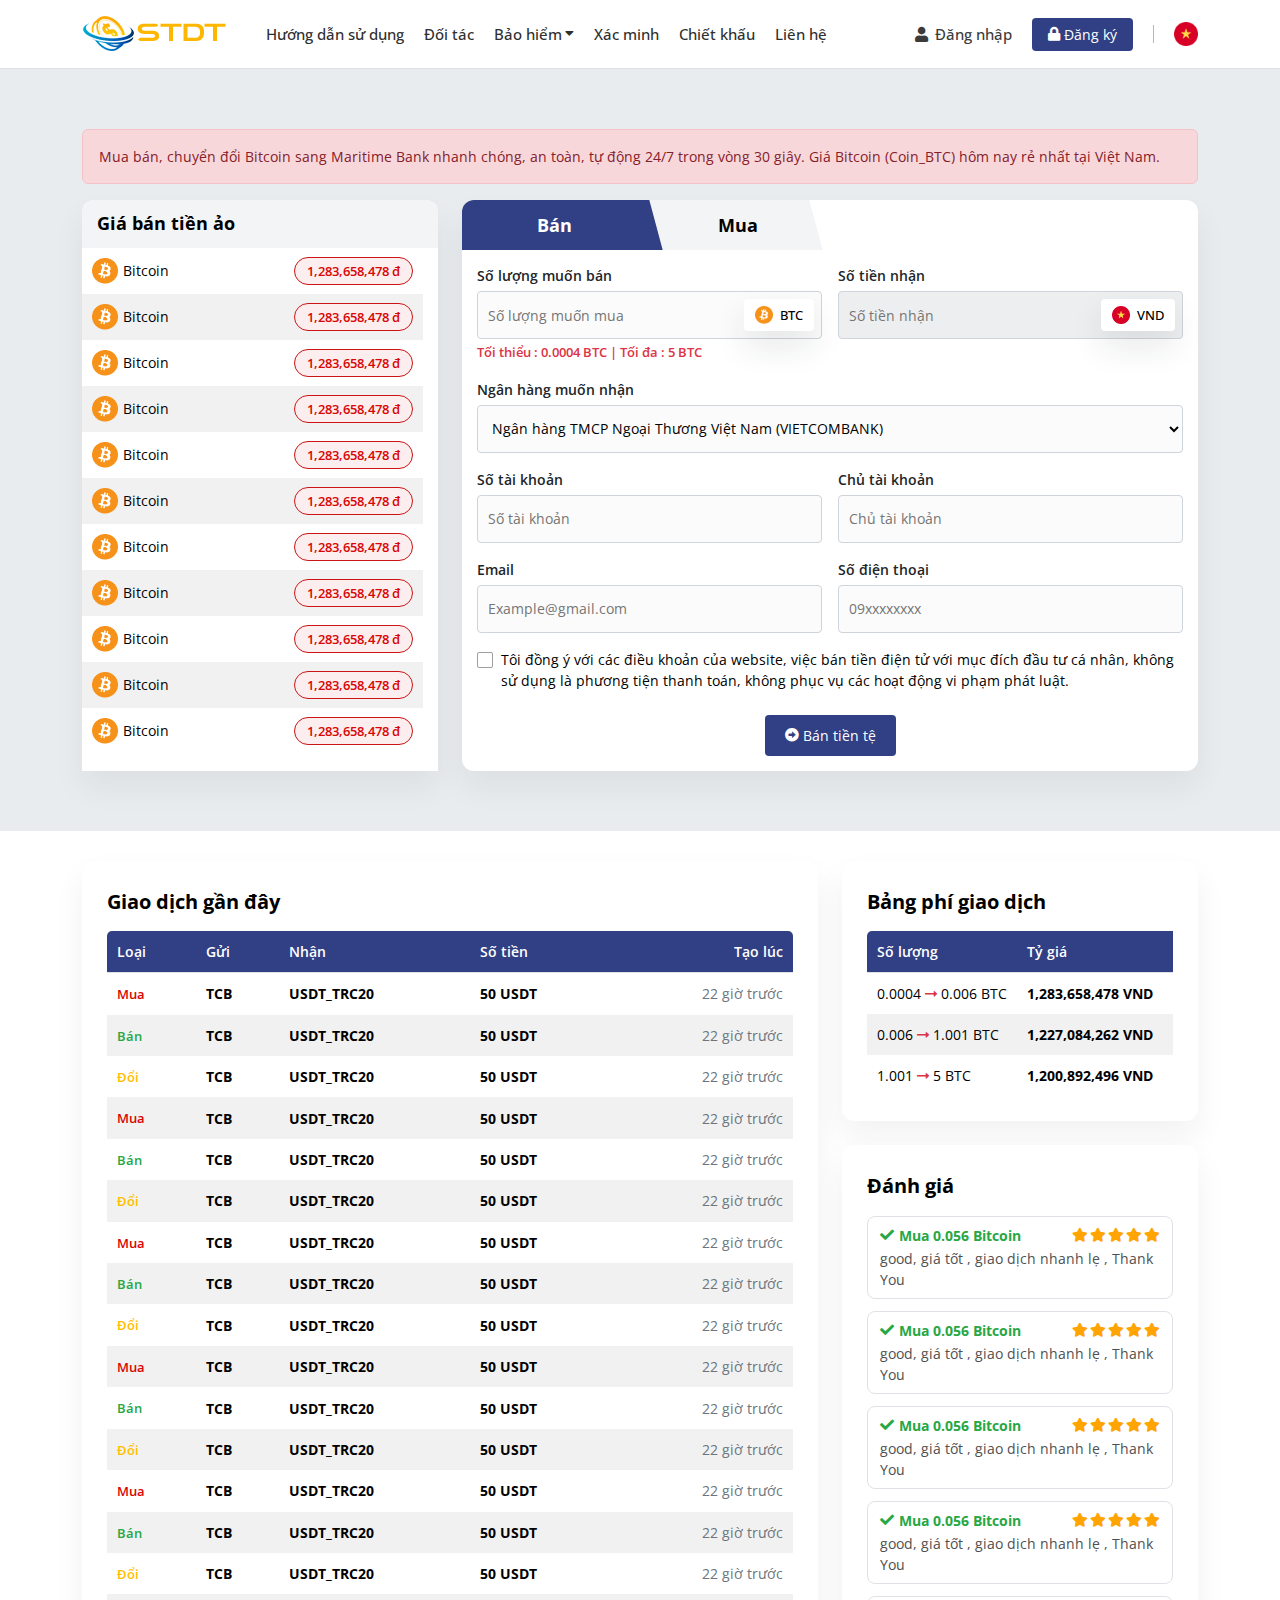
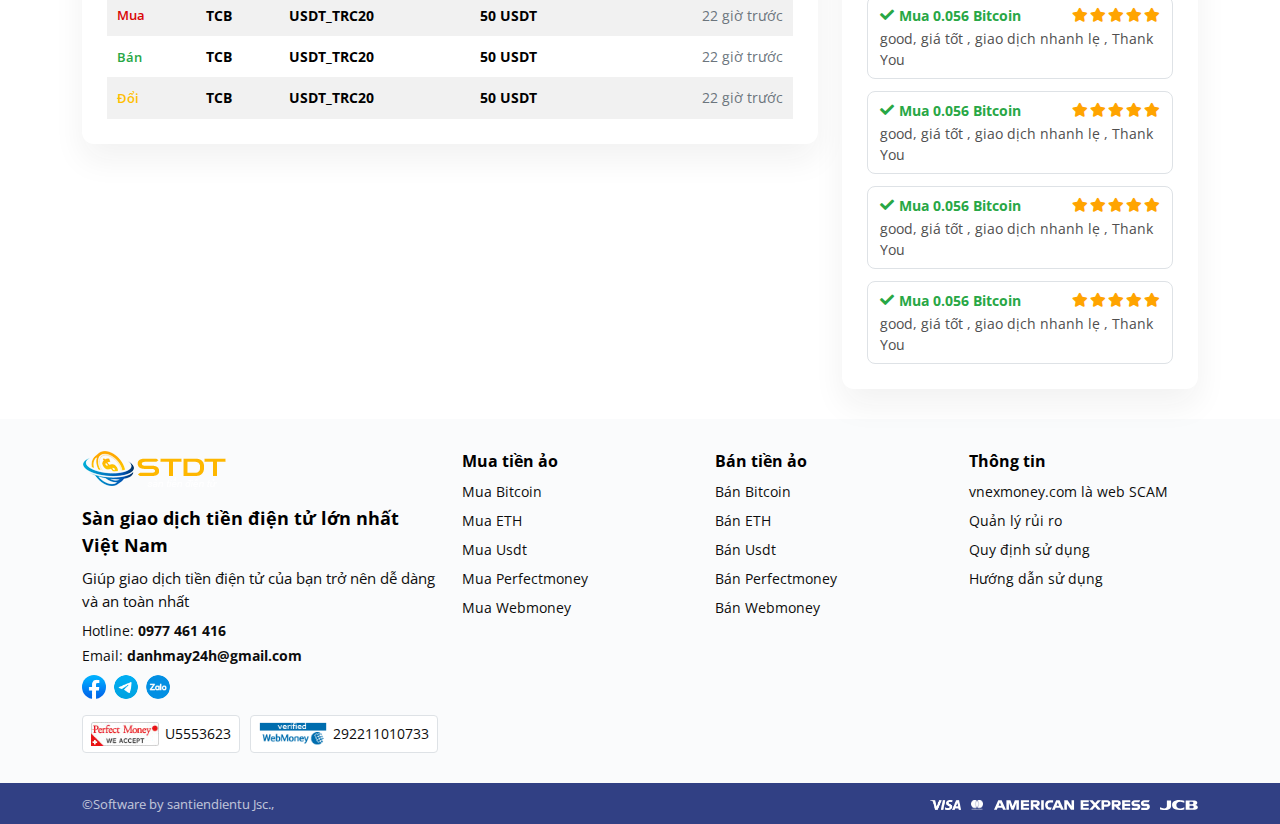
<file: ban.html>
<!DOCTYPE html>
<html lang="vi">
<head>
	<meta charset="UTF-8">
	<meta name="viewport"
	      content="width=device-width, user-scalable=no, initial-scale=1.0, maximum-scale=1.0, minimum-scale=1.0">

	<title>Bán - Sàn tiền điện tử</title>
	<meta name="description" content="Sàn tiền điện tử">
	<meta name="author" content="">

	<meta property="og:title" content="Sàn tiền điện tử">
	<meta property="og:type" content="website">
	<meta property="og:url" content="">
	<meta property="og:description" content="Sàn tiền điện tử">
	<meta property="og:image" content="./assets/images/logo.png">

	<link rel="preconnect" href="https://fonts.googleapis.com">
	<link rel="preconnect" href="https://fonts.gstatic.com" crossorigin>
	<link href="https://fonts.googleapis.com/css2?family=Open+Sans:ital,wght@0,300..800;1,300..800&display=swap"
	      rel="stylesheet">


	<link rel="icon" href="./assets/images/favicon.png">
	<link rel="apple-touch-icon" href="./assets/images/favicon.png">
	<link rel="stylesheet" href="./assets/plugins/bootstrap/css/bootstrap.min.css">
	<link rel="stylesheet" href="./assets/plugins/swiper/swiper-bundle.min.css">
	<link rel="stylesheet" href="./assets/plugins/fancybox/fancybox.min.css">
	<link rel="stylesheet" href="./assets/fonts/fontawesome/css/all.min.css">
	<link rel="stylesheet" href="./assets/css/base.css">
	<link rel="stylesheet" href="./assets/css/style.css">
	<link rel="stylesheet" href="./assets/css/responsive.css">

	<style>
		:root {
			--primary-color: #314084;
			--primary-hover: #263370;
			--primary-rgb: 49, 64, 132;
			--secondary-color: #F59C00;
			--secondary-hover: #ffb12b;
			--secondary-rgb: 245, 156, 0;
		}
	</style>
</head>
<body>

<div id="header" class="header">
	<div class="header-main">
		<div class="container">
			<div class="row align-items-center">
				<div class="col-lg-8 col-xl-9 col-5">
					<div class="header-flex d-flex align-items-lg-center">
						<a href="" class="d-inline-block header-logo">
							<img src="./assets/images/logo.png" class="img-fluid header-logo_image" alt="">
						</a>
						<div class="header-navigation" id="header-navigation">
							<ul>
								<li class="navigation-logo d-flex d-lg-none">
									<a href="" class="d-inline-flex align-middle">
										<img src="./assets/images/logo.png" class="img-fluid">
									</a>
								</li>
								<li>
									<a href="">
										Hướng dẫn sử dụng
									</a>
								</li>
								<li>
									<a href="">
										Đối tác
									</a>
								</li>
								<li>
									<a href="">
										Bảo hiểm
										<i class="fas fa-caret-down"></i>
									</a>
									<ul>
										<li>
											<a href="">Bảo hiểm mua</a>
										</li>
										<li>
											<a href="">Bảo hiểm bán</a>
										</li>
										<li>
											<a href="">Bảo hiểm trao đổi</a>
										</li>
										<li>
											<a href="">Bảo hiểm chuyển tiền NH</a>
										</li>
									</ul>
								</li>
								<li>
									<a href="">
										Xác minh
									</a>
								</li>
								<li>
									<a href="">Chiết khấu</a>
								</li>
								<li>
									<a href="">
										Liên hệ
									</a>
								</li>
							</ul>
						</div>
					</div>
				</div>
				<div class="col-lg-4 col-xl-3 col-7">
					<div class="header-action hstack align-items-center justify-content-end">
						<div class="header-action_item header-users">
							<div class="d-none d-lg-flex align-items-center justify-content-end gap-20px">
								<a href="" class="header-login">
									<i class="fas fa-user me-1"></i>
									Đăng nhập
								</a>
								<a href="" class="header-register button-theme button-theme_primary">
									<i class="fas fa-lock me-1"></i>
									Đăng ký
								</a>
							</div>
							<!-- Đã đăng nhập
							<div class="d-lg-flex align-items-center justify-content-end gap-20px">
								<div class="header-users_dropdown position-relative">
									<button type="button" class="header-login">
										<i class="fas fa-user me-1"></i>Tài khoản
									</button>
									<ul class="header-users_list">
										<li>
											<a href="">
												Quản lý tài khoản
											</a>
										</li>
										<li>
											<a href="">
												Ví
											</a>
										</li>
										<li>
											<a href="">
												Đơn hàng
											</a>
										</li>
										<li>
											<a href="">
												Đổi mật khẩu
											</a>
										</li>
										<li>
											<a href="">
												Đăng xuất
											</a>
										</li>
									</ul>
								</div>
								<div class="d-none d-flex align-items-center justify-content-end gap-20px">
									<span class="header-register button-theme button-theme_primary">
										<i class="fas fa-wallet me-1"></i>
										1,000,000,000 VND
									</span>
								</div>
							</div>
							 -->
							<!-- Mobile -->
							<div class="header-users_dropdown d-block d-lg-none position-relative">
								<button type="button" class="header-login">
									<i class="fas fa-user me-1"></i>Tài khoản
								</button>
								<ul class="header-users_list">
									<li>
										<a href="">
											Đăng nhập
										</a>
									</li>
									<li>
										<a href="">
											Đăng ký
										</a>
									</li>
								</ul>
							</div>
						</div>
						<div class="header-action_item header-language position-relative">
							<button type="button" class="header-language_button">
								<img src="./assets/images/language/vn.png" class="img-fluid" alt="">
							</button>
							<ul class="header-language_list">
								<li>
									<a href="">
										<img src="./assets/images/language/vn.png" class="img-fluid" alt="">
										Tiếng Việt
									</a>
								</li>
								<li>
									<a href="">
										<img src="./assets/images/language/en.png" class="img-fluid" alt="">
										English
									</a>
								</li>
							</ul>
						</div>
						<div class="header-hamburger d-flex d-lg-none">
							<button type="button" class="hamburger-button" id="hamburger-button">
								<span></span>
								<span></span>
								<span></span>
								<span></span>
							</button>
						</div>
					</div>
				</div>
			</div>
		</div>
	</div>
	<div class="header-overlay" id="header-overlay"></div>
</div>

<div id="main" class="main">
	<div class="section-hero">
		<div class="container">
			<div class="section-exchange section-gap">
				<div class="alert alert-danger">
					Mua bán, chuyển đổi Bitcoin sang Maritime Bank nhanh chóng, an toàn, tự động 24/7 trong vòng
					30
					giây. Giá Bitcoin (Coin_BTC) hôm nay rẻ nhất tại Việt Nam.
				</div>
				<div class="row flex-lg-row flex-column-reverse g-4">
					<div class="col-lg-4">
						<div class="table-item table-price table-scroll">
							<div class="table-header">
								<div class="table-header_sub">
									Giá bán tiền ảo
								</div>
							</div>
							<div class="table-inner">
								<table class="table align-middle">
									<tbody>
									<tr>
										<td class="text-start">
											<a href="" class="hstack gap-5px color-inherit">
												<img src="./assets/images/coin/btc.png" height="26" width="26" alt="">
												Bitcoin
											</a>
										</td>
										<td class="text-end">
											<a href="" class="table-badge table-badge_danger">
												1,283,658,478 đ
											</a>
										</td>
									</tr>
									<tr>
										<td class="text-start">
											<a href="" class="hstack gap-5px color-inherit">
												<img src="./assets/images/coin/btc.png" height="26" width="26" alt="">
												Bitcoin
											</a>
										</td>
										<td class="text-end">
											<a href="" class="table-badge table-badge_danger">
												1,283,658,478 đ
											</a>
										</td>
									</tr>
									<tr>
										<td class="text-start">
											<a href="" class="hstack gap-5px color-inherit">
												<img src="./assets/images/coin/btc.png" height="26" width="26" alt="">
												Bitcoin
											</a>
										</td>
										<td class="text-end">
											<a href="" class="table-badge table-badge_danger">
												1,283,658,478 đ
											</a>
										</td>
									</tr>
									<tr>
										<td class="text-start">
											<a href="" class="hstack gap-5px color-inherit">
												<img src="./assets/images/coin/btc.png" height="26" width="26" alt="">
												Bitcoin
											</a>
										</td>
										<td class="text-end">
											<a href="" class="table-badge table-badge_danger">
												1,283,658,478 đ
											</a>
										</td>
									</tr>
									<tr>
										<td class="text-start">
											<a href="" class="hstack gap-5px color-inherit">
												<img src="./assets/images/coin/btc.png" height="26" width="26" alt="">
												Bitcoin
											</a>
										</td>
										<td class="text-end">
											<a href="" class="table-badge table-badge_danger">
												1,283,658,478 đ
											</a>
										</td>
									</tr>
									<tr>
										<td class="text-start">
											<a href="" class="hstack gap-5px color-inherit">
												<img src="./assets/images/coin/btc.png" height="26" width="26" alt="">
												Bitcoin
											</a>
										</td>
										<td class="text-end">
											<a href="" class="table-badge table-badge_danger">
												1,283,658,478 đ
											</a>
										</td>
									</tr>
									<tr>
										<td class="text-start">
											<a href="" class="hstack gap-5px color-inherit">
												<img src="./assets/images/coin/btc.png" height="26" width="26" alt="">
												Bitcoin
											</a>
										</td>
										<td class="text-end">
											<a href="" class="table-badge table-badge_danger">
												1,283,658,478 đ
											</a>
										</td>
									</tr>
									<tr>
										<td class="text-start">
											<a href="" class="hstack gap-5px color-inherit">
												<img src="./assets/images/coin/btc.png" height="26" width="26" alt="">
												Bitcoin
											</a>
										</td>
										<td class="text-end">
											<a href="" class="table-badge table-badge_danger">
												1,283,658,478 đ
											</a>
										</td>
									</tr>
									<tr>
										<td class="text-start">
											<a href="" class="hstack gap-5px color-inherit">
												<img src="./assets/images/coin/btc.png" height="26" width="26" alt="">
												Bitcoin
											</a>
										</td>
										<td class="text-end">
											<a href="" class="table-badge table-badge_danger">
												1,283,658,478 đ
											</a>
										</td>
									</tr>
									<tr>
										<td class="text-start">
											<a href="" class="hstack gap-5px color-inherit">
												<img src="./assets/images/coin/btc.png" height="26" width="26" alt="">
												Bitcoin
											</a>
										</td>
										<td class="text-end">
											<a href="" class="table-badge table-badge_danger">
												1,283,658,478 đ
											</a>
										</td>
									</tr>
									<tr>
										<td class="text-start">
											<a href="" class="hstack gap-5px color-inherit">
												<img src="./assets/images/coin/btc.png" height="26" width="26" alt="">
												Bitcoin
											</a>
										</td>
										<td class="text-end">
											<a href="" class="table-badge table-badge_danger">
												1,283,658,478 đ
											</a>
										</td>
									</tr>
									<tr>
										<td class="text-start">
											<a href="" class="hstack gap-5px color-inherit">
												<img src="./assets/images/coin/btc.png" height="26" width="26" alt="">
												Bitcoin
											</a>
										</td>
										<td class="text-end">
											<a href="" class="table-badge table-badge_danger">
												1,283,658,478 đ
											</a>
										</td>
									</tr>
									<tr>
										<td class="text-start">
											<a href="" class="hstack gap-5px color-inherit">
												<img src="./assets/images/coin/btc.png" height="26" width="26" alt="">
												Bitcoin
											</a>
										</td>
										<td class="text-end">
											<a href="" class="table-badge table-badge_danger">
												1,283,658,478 đ
											</a>
										</td>
									</tr>
									<tr>
										<td class="text-start">
											<a href="" class="hstack gap-5px color-inherit">
												<img src="./assets/images/coin/btc.png" height="26" width="26" alt="">
												Bitcoin
											</a>
										</td>
										<td class="text-end">
											<a href="" class="table-badge table-badge_danger">
												1,283,658,478 đ
											</a>
										</td>
									</tr>
									<tr>
										<td class="text-start">
											<a href="" class="hstack gap-5px color-inherit">
												<img src="./assets/images/coin/btc.png" height="26" width="26" alt="">
												Bitcoin
											</a>
										</td>
										<td class="text-end">
											<a href="" class="table-badge table-badge_danger">
												1,283,658,478 đ
											</a>
										</td>
									</tr>
									</tbody>
								</table>
							</div>
						</div>
					</div>
					<div class="col-lg-8">
						<div class="exchange-card">
							<div class="exchange-card_header">
								<ul class="nav nav-tabs nav-tabs_second">
									<li class="nav-item">
										<a class="nav-link active" href="./ban.html">
											Bán
										</a>
									</li>
									<li class="nav-item">
										<a class="nav-link" href="./mua.html">
											Mua
										</a>
									</li>
								</ul>
							</div>
							<div class="exchange-card_body">
								<form action="" class="form-theme">
									<div class="row g-3">
										<div class="col-lg-6 col-12">
											<label for="" class="form-theme_label">
												Số lượng muốn bán
											</label>
											<div class="form-theme_group">
												<input type="text" class="form-theme_control"
												       placeholder="Số lượng muốn mua">
												<span class="form-theme_append">
													<img src="./assets/images/coin/btc.png" class="img-fluid"
													     alt="">
													BTC
												</span>
											</div>
											<div class="form-theme_hint">
												Tối thiểu : 0.0004 BTC | Tối đa : 5 BTC
											</div>
										</div>
										<div class="col-lg-6 col-12">
											<label for="" class="form-theme_label">
												Số tiền nhận
											</label>
											<div class="form-theme_group">
												<input type="text" class="form-theme_control"
												       placeholder="Số tiền nhận" disabled readonly>
												<span class="form-theme_append">
													<img src="./assets/images/language/vn.png" class="img-fluid"
													     alt="">
													VND
												</span>
											</div>
										</div>
										<div class="col-12">
											<label for="" class="form-theme_label">
												Ngân hàng muốn nhận
											</label>
											<select name="" class="form-theme_control" id="">
												<option value="VCB">Ngân hàng TMCP Ngoại Thương Việt Nam
												                    (VIETCOMBANK)
												</option>
												<option value="BIDV">Ngân hàng TMCP Đầu tư và phát triển Việt
												                     Nam
												                     (BIDV)
												</option>
												<option value="VTB">Ngân hàng TMCP Công thương Việt Nam
												                    (VIETINBANK)
												</option>
												<option value="AGR">Ngân hàng NN VA PTNT Việt Nam (AGRIBANK)
												</option>
												<option value="SAC">Ngân hàng TMCP Sài Gòn Thương Tín
												                    (SACOMBANK)
												</option>
												<option value="DAB">Ngân hàng TMCP Đông Á (DONGABANK)</option>
												<option value="VPBANK">Ngân hàng TMCP Việt Nam Thịnh Vượng
												                       (VPBANK)
												</option>
												<option value="TPBANK">Ngân hàng TMCP Tiên Phong (TPBANK)
												</option>
											</select>
										</div>
										<div class="col-md-6">
											<label for="" class="form-theme_label">
												Số tài khoản
											</label>
											<input type="text" class="form-theme_control"
											       placeholder="Số tài khoản">
										</div>
										<div class="col-md-6">
											<label for="" class="form-theme_label">
												Chủ tài khoản
											</label>
											<input type="text" class="form-theme_control"
											       placeholder="Chủ tài khoản">
										</div>
										<div class="col-md-6">
											<label for="" class="form-theme_label">
												Email
											</label>
											<input type="text" class="form-theme_control"
											       placeholder="Example@gmail.com">
										</div>
										<div class="col-md-6">
											<label for="" class="form-theme_label">
												Số điện thoại
											</label>
											<input type="text" class="form-theme_control"
											       placeholder="09xxxxxxxx">
										</div>
										<div class="col-12">
											<div class="form-theme_check">
												<input id="checkbox-example-2" type="checkbox"
												       class="form-theme_checkbox">
												<label for="checkbox-example-2" class="form-theme_checktext">
													<span></span>
													Tôi đồng ý với các điều khoản của website, việc bán tiền
													điện tử
													với mục đích đầu tư cá nhân, không sử dụng là phương tiện
													thanh
													toán, không phục vụ các hoạt động vi phạm phát luật.
												</label>
											</div>
										</div>
										<div class="col-12 mt-4 text-center">
											<button type="submit"
											        class="button-theme button-theme_primary">
												<i class="fas fa-arrow-alt-circle-right me-1"></i>
												Bán tiền tệ
											</button>
										</div>
									</div>
								</form>
							</div>
						</div>
					</div>
				</div>
			</div>
		</div>
	</div>
	<div class="section-table section-gap">
		<div class="container">
			<div class="row g-4">
				<div class="col-md-8">
					<div class="table-item h-auto">
						<div class="section-heading">
							<div class="heading-title">
								Giao dịch gần đây
							</div>
						</div>
						<div class="table-inner">
							<div class="table-responsive">
								<table class="table align-middle">
									<thead>
									<tr>
										<th class="text-start">Loại</th>
										<th class="text-start">Gửi</th>
										<th class="text-start">Nhận</th>
										<th class="text-start">Số tiền</th>
										<th class="text-end">Tạo lúc</th>
									</tr>
									</thead>
									<tbody>
									<tr>
										<td class="text-start">
											<div class="table-alert table-alert_danger">
												Mua
											</div>
										</td>
										<td class="text-start">
											<strong>TCB</strong>
										</td>
										<td class="text-start">
											<strong>USDT_TRC20</strong>
										</td>
										<td class="text-start">
											<strong>50 USDT</strong>
										</td>
										<td class="text-end text-muted">
											22 giờ trước
										</td>
									</tr>
									<tr>
										<td class="text-start">
											<div class="table-alert table-alert_success">
												Bán
											</div>
										</td>
										<td class="text-start">
											<strong>TCB</strong>
										</td>
										<td class="text-start">
											<strong>USDT_TRC20</strong>
										</td>
										<td class="text-start">
											<strong>50 USDT</strong>
										</td>
										<td class="text-end text-muted">
											22 giờ trước
										</td>
									</tr>
									<tr>
										<td class="text-start">
											<div class="table-alert table-alert_warning">
												Đổi
											</div>
										</td>
										<td class="text-start">
											<strong>TCB</strong>
										</td>
										<td class="text-start">
											<strong>USDT_TRC20</strong>
										</td>
										<td class="text-start">
											<strong>50 USDT</strong>
										</td>
										<td class="text-end text-muted">
											22 giờ trước
										</td>
									</tr>
									<tr>
										<td class="text-start">
											<div class="table-alert table-alert_danger">
												Mua
											</div>
										</td>
										<td class="text-start">
											<strong>TCB</strong>
										</td>
										<td class="text-start">
											<strong>USDT_TRC20</strong>
										</td>
										<td class="text-start">
											<strong>50 USDT</strong>
										</td>
										<td class="text-end text-muted">
											22 giờ trước
										</td>
									</tr>
									<tr>
										<td class="text-start">
											<div class="table-alert table-alert_success">
												Bán
											</div>
										</td>
										<td class="text-start">
											<strong>TCB</strong>
										</td>
										<td class="text-start">
											<strong>USDT_TRC20</strong>
										</td>
										<td class="text-start">
											<strong>50 USDT</strong>
										</td>
										<td class="text-end text-muted">
											22 giờ trước
										</td>
									</tr>
									<tr>
										<td class="text-start">
											<div class="table-alert table-alert_warning">
												Đổi
											</div>
										</td>
										<td class="text-start">
											<strong>TCB</strong>
										</td>
										<td class="text-start">
											<strong>USDT_TRC20</strong>
										</td>
										<td class="text-start">
											<strong>50 USDT</strong>
										</td>
										<td class="text-end text-muted">
											22 giờ trước
										</td>
									</tr>
									<tr>
										<td class="text-start">
											<div class="table-alert table-alert_danger">
												Mua
											</div>
										</td>
										<td class="text-start">
											<strong>TCB</strong>
										</td>
										<td class="text-start">
											<strong>USDT_TRC20</strong>
										</td>
										<td class="text-start">
											<strong>50 USDT</strong>
										</td>
										<td class="text-end text-muted">
											22 giờ trước
										</td>
									</tr>
									<tr>
										<td class="text-start">
											<div class="table-alert table-alert_success">
												Bán
											</div>
										</td>
										<td class="text-start">
											<strong>TCB</strong>
										</td>
										<td class="text-start">
											<strong>USDT_TRC20</strong>
										</td>
										<td class="text-start">
											<strong>50 USDT</strong>
										</td>
										<td class="text-end text-muted">
											22 giờ trước
										</td>
									</tr>
									<tr>
										<td class="text-start">
											<div class="table-alert table-alert_warning">
												Đổi
											</div>
										</td>
										<td class="text-start">
											<strong>TCB</strong>
										</td>
										<td class="text-start">
											<strong>USDT_TRC20</strong>
										</td>
										<td class="text-start">
											<strong>50 USDT</strong>
										</td>
										<td class="text-end text-muted">
											22 giờ trước
										</td>
									</tr>
									<tr>
										<td class="text-start">
											<div class="table-alert table-alert_danger">
												Mua
											</div>
										</td>
										<td class="text-start">
											<strong>TCB</strong>
										</td>
										<td class="text-start">
											<strong>USDT_TRC20</strong>
										</td>
										<td class="text-start">
											<strong>50 USDT</strong>
										</td>
										<td class="text-end text-muted">
											22 giờ trước
										</td>
									</tr>
									<tr>
										<td class="text-start">
											<div class="table-alert table-alert_success">
												Bán
											</div>
										</td>
										<td class="text-start">
											<strong>TCB</strong>
										</td>
										<td class="text-start">
											<strong>USDT_TRC20</strong>
										</td>
										<td class="text-start">
											<strong>50 USDT</strong>
										</td>
										<td class="text-end text-muted">
											22 giờ trước
										</td>
									</tr>
									<tr>
										<td class="text-start">
											<div class="table-alert table-alert_warning">
												Đổi
											</div>
										</td>
										<td class="text-start">
											<strong>TCB</strong>
										</td>
										<td class="text-start">
											<strong>USDT_TRC20</strong>
										</td>
										<td class="text-start">
											<strong>50 USDT</strong>
										</td>
										<td class="text-end text-muted">
											22 giờ trước
										</td>
									</tr>
									<tr>
										<td class="text-start">
											<div class="table-alert table-alert_danger">
												Mua
											</div>
										</td>
										<td class="text-start">
											<strong>TCB</strong>
										</td>
										<td class="text-start">
											<strong>USDT_TRC20</strong>
										</td>
										<td class="text-start">
											<strong>50 USDT</strong>
										</td>
										<td class="text-end text-muted">
											22 giờ trước
										</td>
									</tr>
									<tr>
										<td class="text-start">
											<div class="table-alert table-alert_success">
												Bán
											</div>
										</td>
										<td class="text-start">
											<strong>TCB</strong>
										</td>
										<td class="text-start">
											<strong>USDT_TRC20</strong>
										</td>
										<td class="text-start">
											<strong>50 USDT</strong>
										</td>
										<td class="text-end text-muted">
											22 giờ trước
										</td>
									</tr>
									<tr>
										<td class="text-start">
											<div class="table-alert table-alert_warning">
												Đổi
											</div>
										</td>
										<td class="text-start">
											<strong>TCB</strong>
										</td>
										<td class="text-start">
											<strong>USDT_TRC20</strong>
										</td>
										<td class="text-start">
											<strong>50 USDT</strong>
										</td>
										<td class="text-end text-muted">
											22 giờ trước
										</td>
									</tr>
									<tr>
										<td class="text-start">
											<div class="table-alert table-alert_danger">
												Mua
											</div>
										</td>
										<td class="text-start">
											<strong>TCB</strong>
										</td>
										<td class="text-start">
											<strong>USDT_TRC20</strong>
										</td>
										<td class="text-start">
											<strong>50 USDT</strong>
										</td>
										<td class="text-end text-muted">
											22 giờ trước
										</td>
									</tr>
									<tr>
										<td class="text-start">
											<div class="table-alert table-alert_success">
												Bán
											</div>
										</td>
										<td class="text-start">
											<strong>TCB</strong>
										</td>
										<td class="text-start">
											<strong>USDT_TRC20</strong>
										</td>
										<td class="text-start">
											<strong>50 USDT</strong>
										</td>
										<td class="text-end text-muted">
											22 giờ trước
										</td>
									</tr>
									<tr>
										<td class="text-start">
											<div class="table-alert table-alert_warning">
												Đổi
											</div>
										</td>
										<td class="text-start">
											<strong>TCB</strong>
										</td>
										<td class="text-start">
											<strong>USDT_TRC20</strong>
										</td>
										<td class="text-start">
											<strong>50 USDT</strong>
										</td>
										<td class="text-end text-muted">
											22 giờ trước
										</td>
									</tr>
									</tbody>
								</table>
							</div>
						</div>
					</div>
				</div>
				<div class="col-md-4">
					<div class="row g-4">
						<div class="col-12">
							<div class="table-item h-auto">
								<div class="section-heading">
									<div class="heading-title">
										Bảng phí giao dịch
									</div>
								</div>
								<div class="table-inner">
									<div class="table-responsive">
										<table class="table align-middle">
											<thead>
											<tr>
												<th class="text-start">Số lượng</th>
												<th class="text-start">Tỷ giá</th>
												<th class="text-end">Phí xử lý</th>
											</tr>
											</thead>
											<tbody>
											<tr>
												<td class="text-start">
													0.0004&nbsp;<i class="far fa-long-arrow-alt-right text-danger"></i>&nbsp;0.006
													BTC
												</td>
												<td class="text-start">
													<strong>1,283,658,478 VND</strong>
												</td>
												<td class="text-end">
													4%
												</td>
											</tr>
											<tr>
												<td class="text-start">
													0.006&nbsp;<i class="far fa-long-arrow-alt-right text-danger"></i>&nbsp;1.001
													BTC
												</td>
												<td class="text-start">
													<strong>1,227,084,262 VND</strong>
												</td>
												<td class="text-end">
													4%
												</td>
											</tr>
											<tr>
												<td class="text-start">
													1.001&nbsp;<i class="far fa-long-arrow-alt-right text-danger"></i>&nbsp;5
													BTC
												</td>
												<td class="text-start">
													<strong>1,200,892,496 VND</strong>
												</td>
												<td class="text-end">
													4%
												</td>
											</tr>
											</tbody>
										</table>
									</div>
								</div>
							</div>
						</div>
						<div class="col-12">
							<div class="table-item h-auto">
								<div class="section-heading">
									<div class="heading-title">
										Đánh giá
									</div>
								</div>
								<div class="table-inner">
									<div class="section-reviews">
										<div class="review-item">
											<div class="hstack gap-10px justify-content-between">
												<div class="review-title">
													<i class="fas fa-check"></i>Mua 0.056 Bitcoin
												</div>
												<div class="review-star">
													<i class="fas fa-star"></i>
													<i class="fas fa-star"></i>
													<i class="fas fa-star"></i>
													<i class="fas fa-star"></i>
													<i class="fas fa-star"></i>
												</div>
											</div>
											<div class="review-text">
												good, giá tốt , giao dịch nhanh lẹ , Thank You
											</div>
										</div>
										<div class="review-item">
											<div class="hstack gap-10px justify-content-between">
												<div class="review-title">
													<i class="fas fa-check"></i>Mua 0.056 Bitcoin
												</div>
												<div class="review-star">
													<i class="fas fa-star"></i>
													<i class="fas fa-star"></i>
													<i class="fas fa-star"></i>
													<i class="fas fa-star"></i>
													<i class="fas fa-star"></i>
												</div>
											</div>
											<div class="review-text">
												good, giá tốt , giao dịch nhanh lẹ , Thank You
											</div>
										</div>
										<div class="review-item">
											<div class="hstack gap-10px justify-content-between">
												<div class="review-title">
													<i class="fas fa-check"></i>Mua 0.056 Bitcoin
												</div>
												<div class="review-star">
													<i class="fas fa-star"></i>
													<i class="fas fa-star"></i>
													<i class="fas fa-star"></i>
													<i class="fas fa-star"></i>
													<i class="fas fa-star"></i>
												</div>
											</div>
											<div class="review-text">
												good, giá tốt , giao dịch nhanh lẹ , Thank You
											</div>
										</div>
										<div class="review-item">
											<div class="hstack gap-10px justify-content-between">
												<div class="review-title">
													<i class="fas fa-check"></i>Mua 0.056 Bitcoin
												</div>
												<div class="review-star">
													<i class="fas fa-star"></i>
													<i class="fas fa-star"></i>
													<i class="fas fa-star"></i>
													<i class="fas fa-star"></i>
													<i class="fas fa-star"></i>
												</div>
											</div>
											<div class="review-text">
												good, giá tốt , giao dịch nhanh lẹ , Thank You
											</div>
										</div>
										<div class="review-item">
											<div class="hstack gap-10px justify-content-between">
												<div class="review-title">
													<i class="fas fa-check"></i>Mua 0.056 Bitcoin
												</div>
												<div class="review-star">
													<i class="fas fa-star"></i>
													<i class="fas fa-star"></i>
													<i class="fas fa-star"></i>
													<i class="fas fa-star"></i>
													<i class="fas fa-star"></i>
												</div>
											</div>
											<div class="review-text">
												good, giá tốt , giao dịch nhanh lẹ , Thank You
											</div>
										</div>
										<div class="review-item">
											<div class="hstack gap-10px justify-content-between">
												<div class="review-title">
													<i class="fas fa-check"></i>Mua 0.056 Bitcoin
												</div>
												<div class="review-star">
													<i class="fas fa-star"></i>
													<i class="fas fa-star"></i>
													<i class="fas fa-star"></i>
													<i class="fas fa-star"></i>
													<i class="fas fa-star"></i>
												</div>
											</div>
											<div class="review-text">
												good, giá tốt , giao dịch nhanh lẹ , Thank You
											</div>
										</div>
										<div class="review-item">
											<div class="hstack gap-10px justify-content-between">
												<div class="review-title">
													<i class="fas fa-check"></i>Mua 0.056 Bitcoin
												</div>
												<div class="review-star">
													<i class="fas fa-star"></i>
													<i class="fas fa-star"></i>
													<i class="fas fa-star"></i>
													<i class="fas fa-star"></i>
													<i class="fas fa-star"></i>
												</div>
											</div>
											<div class="review-text">
												good, giá tốt , giao dịch nhanh lẹ , Thank You
											</div>
										</div>
										<div class="review-item">
											<div class="hstack gap-10px justify-content-between">
												<div class="review-title">
													<i class="fas fa-check"></i>Mua 0.056 Bitcoin
												</div>
												<div class="review-star">
													<i class="fas fa-star"></i>
													<i class="fas fa-star"></i>
													<i class="fas fa-star"></i>
													<i class="fas fa-star"></i>
													<i class="fas fa-star"></i>
												</div>
											</div>
											<div class="review-text">
												good, giá tốt , giao dịch nhanh lẹ , Thank You
											</div>
										</div>
									</div>
								</div>
							</div>
						</div>
					</div>
				</div>
			</div>
		</div>
	</div>
</div>

<footer id="footer" class="footer">
	<div class="footer-top">
		<div class="container">
			<div class="row g-4">
				<div class="col-lg-4">
					<div class="footer-item">
						<a href="" class="d-inline-block footer-logo">
							<img src="./assets/images/logo.png" class="img-fluid footer-logo_image" alt="">
						</a>
						<div class="footer-title">
							Sàn giao dịch tiền điện tử lớn nhất Việt Nam
						</div>
						<div class="footer-sub">
							Giúp giao dịch tiền điện tử của bạn trở nên dễ dàng và an toàn nhất
						</div>
						<div class="footer-contact">
							<div class="footer-contact_item">
								Hotline:
								<a href="" class="d-inline-block color-inherit fw-bold">
									0977 461 416
								</a>
							</div>
							<div class="footer-contact_item">
								Email:
								<a href="" class="d-inline-block color-inherit fw-bold">
									danhmay24h@gmail.com
								</a>
							</div>
						</div>
						<div class="footer-social">
							<a href="" class="footer-social_item">
								<img src="./assets/images/social/facebook.png" class="rounded-circle img-fluid" alt="">
							</a>
							<a href="" class="footer-social_item">
								<img src="./assets/images/social/instagram.png" class="rounded-circle img-fluid" alt="">
							</a>
							<a href="" class="footer-social_item">
								<img src="./assets/images/social/zalo.png" class="rounded-circle img-fluid" alt="">
							</a>
						</div>
						<div class="footer-partner hstack">
							<a href="" class="footer-partner_item">
								<img src="./assets/images/pm_cert.png" class="img-fluid" alt="">
								U5553623
							</a>
							<a href="" class="footer-partner_item">
								<img src="./assets/images/v_blue_on_white_en.png" class="img-fluid" alt="">
								292211010733
							</a>
						</div>
					</div>
				</div>
				<div class="col-lg-8">
					<div class="row g-4">
						<div class="col-6 col-lg-4">
							<div class="footer-list">
								<div class="footer-list_title">
									Mua tiền ảo
								</div>
								<div class="footer-list_items">
									<a href="" class="d-inline-block footer-list_item">
										Mua Bitcoin
									</a>
									<a href="" class="d-inline-block footer-list_item">
										Mua ETH
									</a>
									<a href="" class="d-inline-block footer-list_item">
										Mua Usdt
									</a>
									<a href="" class="d-inline-block footer-list_item">
										Mua Perfectmoney
									</a>
									<a href="" class="d-inline-block footer-list_item">
										Mua Webmoney
									</a>
								</div>
							</div>
						</div>
						<div class="col-6 col-lg-4">
							<div class="footer-list">
								<div class="footer-list_title">
									Bán tiền ảo
								</div>
								<div class="footer-list_items">
									<a href="" class="d-inline-block footer-list_item">
										Bán Bitcoin
									</a>
									<a href="" class="d-inline-block footer-list_item">
										Bán ETH
									</a>
									<a href="" class="d-inline-block footer-list_item">
										Bán Usdt
									</a>
									<a href="" class="d-inline-block footer-list_item">
										Bán Perfectmoney
									</a>
									<a href="" class="d-inline-block footer-list_item">
										Bán Webmoney
									</a>
								</div>
							</div>
						</div>
						<div class="col-6 col-lg-4">
							<div class="footer-list">
								<div class="footer-list_title">
									Thông tin
								</div>
								<div class="footer-list_items">
									<a href="" class="d-inline-block footer-list_item">
										vnexmoney.com là web SCAM
									</a>
									<a href="" class="d-inline-block footer-list_item">
										Quản lý rủi ro
									</a>
									<a href="" class="d-inline-block footer-list_item">
										Quy định sử dụng
									</a>
									<a href="" class="d-inline-block footer-list_item">
										Hướng dẫn sử dụng
									</a>
								</div>
							</div>
						</div>
					</div>
				</div>
			</div>
		</div>
	</div>
	<div class="footer-bottom">
		<div class="container">
			<div class="row justify-content-center justify-content-lg-between">
				<div class="col-auto">
					<a href="" class="d-inline-block text-white footer-copyright">
						©Software by santiendientu Jsc.,
					</a>
				</div>
				<div class="col-auto">
					<div class="hstack justify-content-end gap-10px footer-logos">
						<a href="javascript:void(0)">
							<img src="./assets/images/visa-logo.webp" alt="">
						</a>
						<a href="javascript:void(0)">
							<img src="./assets/images/master-logo.png" alt="">
						</a>
						<a href="javascript:void(0)">
							<img src="./assets/images/american-express-logo.svg" alt="">
						</a>
						<a href="javascript:void(0)">
							<img src="./assets/images/JCB-logo.svg" alt="">
						</a>
					</div>
				</div>
			</div>
		</div>
	</div>
</footer>

<script type=" text/javascript" src="./assets/plugins/jquery.min.js"></script>
<script type="text/javascript"
        src="./assets/plugins/bootstrap/js/bootstrap.bundle.min.js"></script>
<script type="text/javascript" src="./assets/plugins/swiper/swiper-bundle.min.js"></script>
<script type="text/javascript" src="./assets/plugins/fancybox/fancybox.min.js"></script>
<script type="text/javascript" src="./assets/js/app.js"></script>
</body>
</html>
</file>
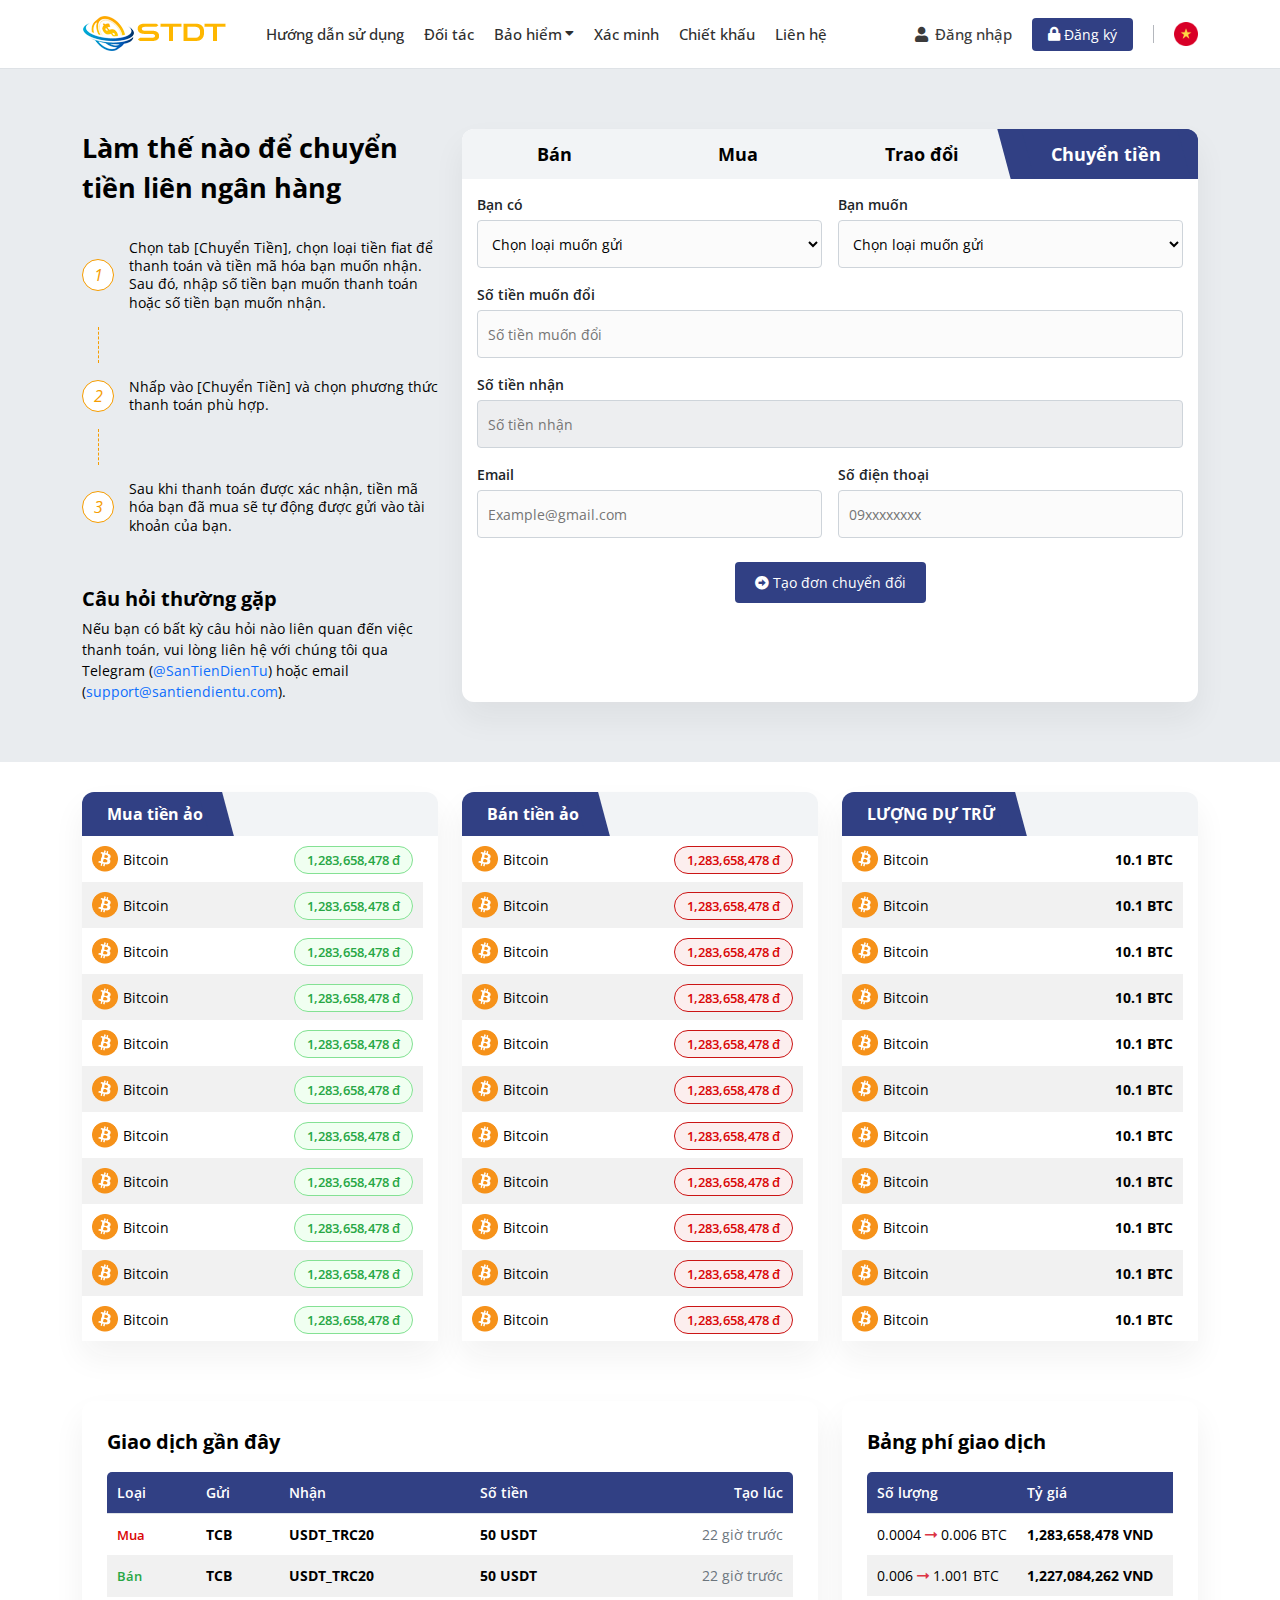
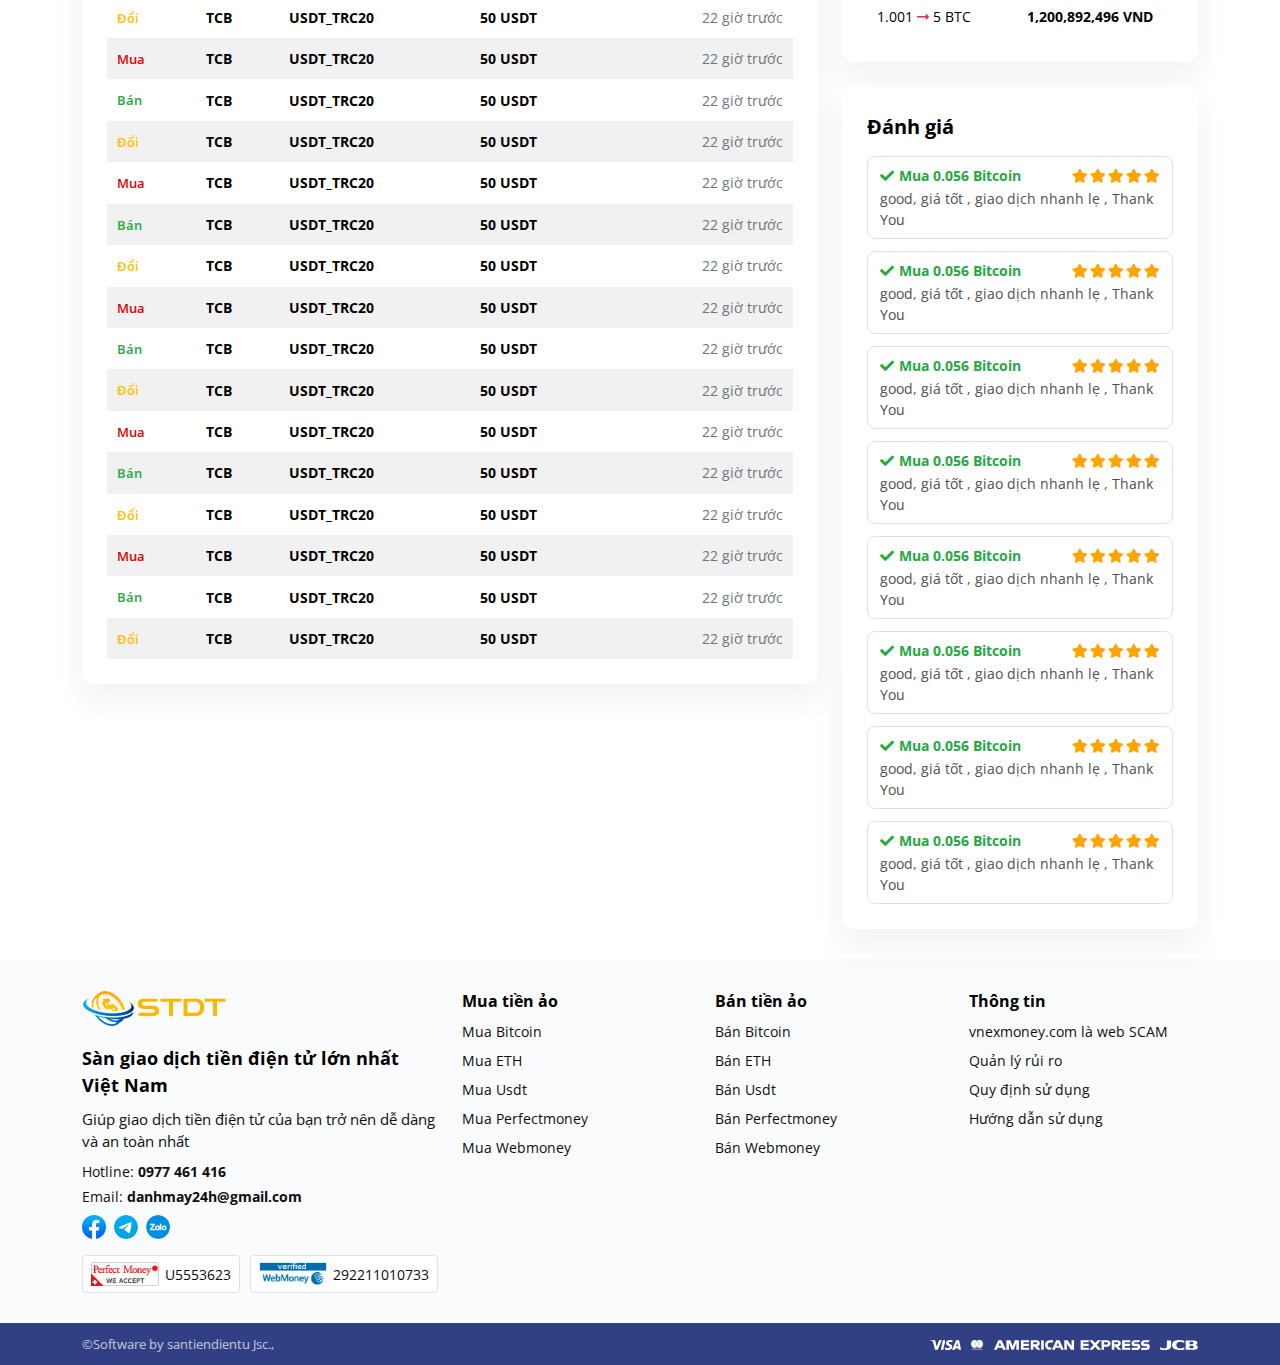
<file: chuyen-tien.html>
<!DOCTYPE html>
<html lang="vi">
<head>
    <meta charset="UTF-8">
    <meta name="viewport"
          content="width=device-width, user-scalable=no, initial-scale=1.0, maximum-scale=1.0, minimum-scale=1.0">

    <title>Chuyển tiền - Sàn tiền điện tử</title>
    <meta name="description" content="Sàn tiền điện tử">
    <meta name="author" content="">

    <meta property="og:title" content="Sàn tiền điện tử">
    <meta property="og:type" content="website">
    <meta property="og:url" content="">
    <meta property="og:description" content="Sàn tiền điện tử">
    <meta property="og:image" content="./assets/images/logo.png">

    <link rel="preconnect" href="https://fonts.googleapis.com">
    <link rel="preconnect" href="https://fonts.gstatic.com" crossorigin>
    <link href="https://fonts.googleapis.com/css2?family=Open+Sans:ital,wght@0,300..800;1,300..800&display=swap"
          rel="stylesheet">


    <link rel="icon" href="./assets/images/favicon.png">
    <link rel="apple-touch-icon" href="./assets/images/favicon.png">
    <link rel="stylesheet" href="./assets/plugins/bootstrap/css/bootstrap.min.css">
    <link rel="stylesheet" href="./assets/plugins/swiper/swiper-bundle.min.css">
    <link rel="stylesheet" href="./assets/plugins/fancybox/fancybox.min.css">
    <link rel="stylesheet" href="./assets/fonts/fontawesome/css/all.min.css">
    <link rel="stylesheet" href="./assets/css/base.css">
    <link rel="stylesheet" href="./assets/css/style.css">
    <link rel="stylesheet" href="./assets/css/responsive.css">

    <style>
        :root {
            --primary-color: #314084;
            --primary-hover: #263370;
            --primary-rgb: 49, 64, 132;
            --secondary-color: #F59C00;
            --secondary-hover: #ffb12b;
            --secondary-rgb: 245, 156, 0;
        }
    </style>
</head>
<body>

<div id="header" class="header">
    <div class="header-main">
        <div class="container">
            <div class="row align-items-center">
                <div class="col-lg-8 col-xl-9 col-5">
                    <div class="header-flex d-flex align-items-lg-center">
                        <a href="" class="d-inline-block header-logo">
                            <img src="./assets/images/logo.png" class="img-fluid header-logo_image" alt="">
                        </a>
                        <div class="header-navigation" id="header-navigation">
                            <ul>
                                <li class="navigation-logo d-flex d-lg-none">
                                    <a href="" class="d-inline-flex align-middle">
                                        <img src="./assets/images/logo.png" class="img-fluid">
                                    </a>
                                </li>
                                <li>
                                    <a href="">
                                        Hướng dẫn sử dụng
                                    </a>
                                </li>
                                <li>
                                    <a href="">
                                        Đối tác
                                    </a>
                                </li>
                                <li>
                                    <a href="">
                                        Bảo hiểm
                                        <i class="fas fa-caret-down"></i>
                                    </a>
                                    <ul>
                                        <li>
                                            <a href="">Bảo hiểm mua</a>
                                        </li>
                                        <li>
                                            <a href="">Bảo hiểm bán</a>
                                        </li>
                                        <li>
                                            <a href="">Bảo hiểm trao đổi</a>
                                        </li>
                                        <li>
                                            <a href="">Bảo hiểm chuyển tiền NH</a>
                                        </li>
                                    </ul>
                                </li>
                                <li>
                                    <a href="">
                                        Xác minh
                                    </a>
                                </li>
                                <li>
                                    <a href="">Chiết khấu</a>
                                </li>
                                <li>
                                    <a href="">
                                        Liên hệ
                                    </a>
                                </li>
                            </ul>
                        </div>
                    </div>
                </div>
                <div class="col-lg-4 col-xl-3 col-7">
                    <div class="header-action hstack align-items-center justify-content-end">
                        <div class="header-action_item header-users">
                            <div class="d-none d-lg-flex align-items-center justify-content-end gap-20px">
                                <a href="" class="header-login">
                                    <i class="fas fa-user me-1"></i>
                                    Đăng nhập
                                </a>
                                <a href="" class="header-register button-theme button-theme_primary">
                                    <i class="fas fa-lock me-1"></i>
                                    Đăng ký
                                </a>
                            </div>
                            <!-- Đã đăng nhập
                            <div class="d-lg-flex align-items-center justify-content-end gap-20px">
                                <div class="header-users_dropdown position-relative">
                                    <button type="button" class="header-login">
                                        <i class="fas fa-user me-1"></i>Tài khoản
                                    </button>
                                    <ul class="header-users_list">
                                        <li>
                                            <a href="">
                                                Quản lý tài khoản
                                            </a>
                                        </li>
                                        <li>
                                            <a href="">
                                                Ví
                                            </a>
                                        </li>
                                        <li>
                                            <a href="">
                                                Đơn hàng
                                            </a>
                                        </li>
                                        <li>
                                            <a href="">
                                                Đổi mật khẩu
                                            </a>
                                        </li>
                                        <li>
                                            <a href="">
                                                Đăng xuất
                                            </a>
                                        </li>
                                    </ul>
                                </div>
                                <div class="d-none d-flex align-items-center justify-content-end gap-20px">
                                    <span class="header-register button-theme button-theme_primary">
                                        <i class="fas fa-wallet me-1"></i>
                                        1,000,000,000 VND
                                    </span>
                                </div>
                            </div>
                             -->
                            <!-- Mobile -->
                            <div class="header-users_dropdown d-block d-lg-none position-relative">
                                <button type="button" class="header-login">
                                    <i class="fas fa-user me-1"></i>Tài khoản
                                </button>
                                <ul class="header-users_list">
                                    <li>
                                        <a href="">
                                            Đăng nhập
                                        </a>
                                    </li>
                                    <li>
                                        <a href="">
                                            Đăng ký
                                        </a>
                                    </li>
                                </ul>
                            </div>
                        </div>
                        <div class="header-action_item header-language position-relative">
                            <button type="button" class="header-language_button">
                                <img src="./assets/images/language/vn.png" class="img-fluid" alt="">
                            </button>
                            <ul class="header-language_list">
                                <li>
                                    <a href="">
                                        <img src="./assets/images/language/vn.png" class="img-fluid" alt="">
                                        Tiếng Việt
                                    </a>
                                </li>
                                <li>
                                    <a href="">
                                        <img src="./assets/images/language/en.png" class="img-fluid" alt="">
                                        English
                                    </a>
                                </li>
                            </ul>
                        </div>
                        <div class="header-hamburger d-flex d-lg-none">
                            <button type="button" class="hamburger-button" id="hamburger-button">
                                <span></span>
                                <span></span>
                                <span></span>
                                <span></span>
                            </button>
                        </div>
                    </div>
                </div>
            </div>
        </div>
    </div>
    <div class="header-overlay" id="header-overlay"></div>
</div>

<div id="main" class="main">
    <div class="section-hero">
        <div class="container">
            <div class="section-exchange section-gap">
                <div class="row flex-lg-row flex-column-reverse g-4">
                    <div class="col-lg-4">
                        <div class="exchange-content tabContent">
                            <div class="exchange-title">
                                Làm thế nào để chuyển tiền liên ngân hàng
                            </div>
                            <div class="exchange-step">
                                <div class="exchange-step_item">
                                    <div class="exchange-step_number">
                                        1
                                    </div>
                                    <div class="exchange-step_content">
                                        Chọn tab [Chuyển Tiền], chọn loại tiền fiat để thanh toán và tiền mã hóa bạn
                                        muốn nhận.
                                        Sau
                                        đó, nhập số tiền bạn muốn thanh toán hoặc số tiền bạn muốn nhận.
                                    </div>
                                </div>
                                <div class="exchange-step_divider"></div>
                                <div class="exchange-step_item">
                                    <div class="exchange-step_number">
                                        2
                                    </div>
                                    <div class="exchange-step_content">
                                        Nhấp vào [Chuyển Tiền] và chọn phương thức thanh toán phù hợp.
                                    </div>
                                </div>
                                <div class="exchange-step_divider"></div>
                                <div class="exchange-step_item">
                                    <div class="exchange-step_number">
                                        3
                                    </div>
                                    <div class="exchange-step_content">
                                        Sau khi thanh toán được xác nhận, tiền mã hóa bạn đã mua sẽ tự động được gửi vào
                                        tài
                                        khoản của bạn.
                                    </div>
                                </div>
                            </div>
                        </div>
                        <div class="exchange-content mt-5">
                            <div class="exchange-sub">
                                Câu hỏi thường gặp
                            </div>
                            <div class="exchange-text">
                                Nếu bạn có bất kỳ câu hỏi nào liên quan đến việc thanh toán, vui lòng liên hệ với chúng
                                tôi
                                qua Telegram (<a href="">@SanTienDienTu</a>) hoặc email (<a href="">support@santiendientu.com</a>).
                            </div>
                        </div>
                    </div>
                    <div class="col-lg-8">
                        <div class="exchange-card">
	                        <div class="exchange-card_header">
		                        <ul class="nav nav-tabs">
			                        <li class="nav-item">
				                        <a class="nav-link"  href="./ban.html">
					                        Bán
				                        </a>
			                        </li>
			                        <li class="nav-item">
				                        <a class="nav-link" href="./mua.html">
					                        Mua
				                        </a>
			                        </li>
			                        <li class="nav-item">
				                        <a class="nav-link" href="./trao-doi.html">
					                        Trao đổi
				                        </a>
			                        </li>
			                        <li class="nav-item">
				                        <a class="nav-link active" href="./chuyen-tien.html">
					                        Chuyển tiền
				                        </a>
			                        </li>
		                        </ul>
	                        </div>
                            <div class="exchange-card_body">
                                <form action="" class="form-theme">
                                    <div class="row g-3">
                                        <div class="col-md-6 col-12">
                                            <label for="" class="form-theme_label">
                                                Bạn có
                                            </label>
                                            <select name="" class="form-theme_control" id="">
                                                <option value="-1">
                                                    Chọn loại muốn gửi
                                                </option>
                                                <option value="VCB">Ngân hàng TMCP Ngoại Thương Việt Nam
                                                    (VIETCOMBANK)
                                                </option>
                                                <option value="BIDV">Ngân hàng TMCP Đầu tư và phát triển Việt
                                                    Nam
                                                    (BIDV)
                                                </option>
                                                <option value="VTB">Ngân hàng TMCP Công thương Việt Nam
                                                    (VIETINBANK)
                                                </option>
                                                <option value="AGR">Ngân hàng NN VA PTNT Việt Nam (AGRIBANK)
                                                </option>
                                                <option value="SAC">Ngân hàng TMCP Sài Gòn Thương Tín
                                                    (SACOMBANK)
                                                </option>
                                                <option value="DAB">Ngân hàng TMCP Đông Á (DONGABANK)</option>
                                                <option value="VPBANK">Ngân hàng TMCP Việt Nam Thịnh Vượng
                                                    (VPBANK)
                                                </option>
                                                <option value="TPBANK">Ngân hàng TMCP Tiên Phong (TPBANK)
                                                </option>
                                            </select>
                                        </div>
                                        <div class="col-md-6 col-12">
                                            <label for="" class="form-theme_label">
                                                Bạn muốn
                                            </label>
                                            <select name="" class="form-theme_control" id="">
                                                <option value="-1">
                                                    Chọn loại muốn gửi
                                                </option>
                                                <option value="VCB">Ngân hàng TMCP Ngoại Thương Việt Nam
                                                    (VIETCOMBANK)
                                                </option>
                                                <option value="BIDV">Ngân hàng TMCP Đầu tư và phát triển Việt
                                                    Nam
                                                    (BIDV)
                                                </option>
                                                <option value="VTB">Ngân hàng TMCP Công thương Việt Nam
                                                    (VIETINBANK)
                                                </option>
                                                <option value="AGR">Ngân hàng NN VA PTNT Việt Nam (AGRIBANK)
                                                </option>
                                                <option value="SAC">Ngân hàng TMCP Sài Gòn Thương Tín
                                                    (SACOMBANK)
                                                </option>
                                                <option value="DAB">Ngân hàng TMCP Đông Á (DONGABANK)</option>
                                                <option value="VPBANK">Ngân hàng TMCP Việt Nam Thịnh Vượng
                                                    (VPBANK)
                                                </option>
                                                <option value="TPBANK">Ngân hàng TMCP Tiên Phong (TPBANK)
                                                </option>
                                            </select>
                                        </div>
                                        <div class="col-12">
                                            <label for="" class="form-theme_label">
                                                Số tiền muốn đổi
                                            </label>
                                            <input type="text" class="form-theme_control"
                                                   placeholder="Số tiền muốn đổi">
                                        </div>
                                        <div class="col-12">
                                            <label for="" class="form-theme_label">
                                                Số tiền nhận
                                            </label>
                                            <input type="text" class="form-theme_control" disabled
                                                   placeholder="Số tiền nhận">
                                        </div>
                                        <div class="col-md-6">
                                            <label for="" class="form-theme_label">
                                                Email
                                            </label>
                                            <input type="text" class="form-theme_control"
                                                   placeholder="Example@gmail.com">
                                        </div>
                                        <div class="col-md-6">
                                            <label for="" class="form-theme_label">
                                                Số điện thoại
                                            </label>
                                            <input type="text" class="form-theme_control"
                                                   placeholder="09xxxxxxxx">
                                        </div>
                                        <div class="col-12 mt-4 text-center">
                                            <button type="submit"
                                                    class="button-theme button-theme_primary">
                                                <i class="fas fa-arrow-alt-circle-right me-1"></i>
                                                Tạo đơn chuyển đổi
                                            </button>
                                        </div>
                                    </div>
                                </form>
                            </div>
                        </div>
                    </div>
                </div>
            </div>
        </div>
    </div>
	<div class="section-table section-gap">
		<div class="container">
			<div class="row g-4">
				<div class="col-md-4">
					<div class="table-item table-price table-scroll">
						<div class="table-header">
							<div class="table-header_title">
								Mua tiền ảo
							</div>
						</div>
						<div class="table-inner">
							<table class="table align-middle">
								<tbody>
								<tr>
									<td class="text-start">
										<a href="" class="hstack gap-5px color-inherit">
											<img src="./assets/images/coin/btc.png" height="26" width="26" alt="">
											Bitcoin
										</a>
									</td>
									<td class="text-end">
										<a href="" class="table-badge table-badge_success">
											1,283,658,478 đ
										</a>
									</td>
								</tr>
								<tr>
									<td class="text-start">
										<a href="" class="hstack gap-5px color-inherit">
											<img src="./assets/images/coin/btc.png" height="26" width="26" alt="">
											Bitcoin
										</a>
									</td>
									<td class="text-end">
										<a href="" class="table-badge table-badge_success">
											1,283,658,478 đ
										</a>
									</td>
								</tr>
								<tr>
									<td class="text-start">
										<a href="" class="hstack gap-5px color-inherit">
											<img src="./assets/images/coin/btc.png" height="26" width="26" alt="">
											Bitcoin
										</a>
									</td>
									<td class="text-end">
										<a href="" class="table-badge table-badge_success">
											1,283,658,478 đ
										</a>
									</td>
								</tr>
								<tr>
									<td class="text-start">
										<a href="" class="hstack gap-5px color-inherit">
											<img src="./assets/images/coin/btc.png" height="26" width="26" alt="">
											Bitcoin
										</a>
									</td>
									<td class="text-end">
										<a href="" class="table-badge table-badge_success">
											1,283,658,478 đ
										</a>
									</td>
								</tr>
								<tr>
									<td class="text-start">
										<a href="" class="hstack gap-5px color-inherit">
											<img src="./assets/images/coin/btc.png" height="26" width="26" alt="">
											Bitcoin
										</a>
									</td>
									<td class="text-end">
										<a href="" class="table-badge table-badge_success">
											1,283,658,478 đ
										</a>
									</td>
								</tr>
								<tr>
									<td class="text-start">
										<a href="" class="hstack gap-5px color-inherit">
											<img src="./assets/images/coin/btc.png" height="26" width="26" alt="">
											Bitcoin
										</a>
									</td>
									<td class="text-end">
										<a href="" class="table-badge table-badge_success">
											1,283,658,478 đ
										</a>
									</td>
								</tr>
								<tr>
									<td class="text-start">
										<a href="" class="hstack gap-5px color-inherit">
											<img src="./assets/images/coin/btc.png" height="26" width="26" alt="">
											Bitcoin
										</a>
									</td>
									<td class="text-end">
										<a href="" class="table-badge table-badge_success">
											1,283,658,478 đ
										</a>
									</td>
								</tr>
								<tr>
									<td class="text-start">
										<a href="" class="hstack gap-5px color-inherit">
											<img src="./assets/images/coin/btc.png" height="26" width="26" alt="">
											Bitcoin
										</a>
									</td>
									<td class="text-end">
										<a href="" class="table-badge table-badge_success">
											1,283,658,478 đ
										</a>
									</td>
								</tr>
								<tr>
									<td class="text-start">
										<a href="" class="hstack gap-5px color-inherit">
											<img src="./assets/images/coin/btc.png" height="26" width="26" alt="">
											Bitcoin
										</a>
									</td>
									<td class="text-end">
										<a href="" class="table-badge table-badge_success">
											1,283,658,478 đ
										</a>
									</td>
								</tr>
								<tr>
									<td class="text-start">
										<a href="" class="hstack gap-5px color-inherit">
											<img src="./assets/images/coin/btc.png" height="26" width="26" alt="">
											Bitcoin
										</a>
									</td>
									<td class="text-end">
										<a href="" class="table-badge table-badge_success">
											1,283,658,478 đ
										</a>
									</td>
								</tr>
								<tr>
									<td class="text-start">
										<a href="" class="hstack gap-5px color-inherit">
											<img src="./assets/images/coin/btc.png" height="26" width="26" alt="">
											Bitcoin
										</a>
									</td>
									<td class="text-end">
										<a href="" class="table-badge table-badge_success">
											1,283,658,478 đ
										</a>
									</td>
								</tr>
								<tr>
									<td class="text-start">
										<a href="" class="hstack gap-5px color-inherit">
											<img src="./assets/images/coin/btc.png" height="26" width="26" alt="">
											Bitcoin
										</a>
									</td>
									<td class="text-end">
										<a href="" class="table-badge table-badge_success">
											1,283,658,478 đ
										</a>
									</td>
								</tr>
								<tr>
									<td class="text-start">
										<a href="" class="hstack gap-5px color-inherit">
											<img src="./assets/images/coin/btc.png" height="26" width="26" alt="">
											Bitcoin
										</a>
									</td>
									<td class="text-end">
										<a href="" class="table-badge table-badge_success">
											1,283,658,478 đ
										</a>
									</td>
								</tr>
								<tr>
									<td class="text-start">
										<a href="" class="hstack gap-5px color-inherit">
											<img src="./assets/images/coin/btc.png" height="26" width="26" alt="">
											Bitcoin
										</a>
									</td>
									<td class="text-end">
										<a href="" class="table-badge table-badge_success">
											1,283,658,478 đ
										</a>
									</td>
								</tr>
								<tr>
									<td class="text-start">
										<a href="" class="hstack gap-5px color-inherit">
											<img src="./assets/images/coin/btc.png" height="26" width="26" alt="">
											Bitcoin
										</a>
									</td>
									<td class="text-end">
										<a href="" class="table-badge table-badge_success">
											1,283,658,478 đ
										</a>
									</td>
								</tr>
								</tbody>
							</table>
						</div>
					</div>
				</div>
				<div class="col-md-4">
					<div class="table-item table-price table-scroll">
						<div class="table-header">
							<div class="table-header_title">
								Bán tiền ảo
							</div>
						</div>
						<div class="table-inner">
							<table class="table align-middle">
								<tbody>
								<tr>
									<td class="text-start">
										<a href="" class="hstack gap-5px color-inherit">
											<img src="./assets/images/coin/btc.png" height="26" width="26" alt="">
											Bitcoin
										</a>
									</td>
									<td class="text-end">
										<a href="" class="table-badge table-badge_danger">
											1,283,658,478 đ
										</a>
									</td>
								</tr>
								<tr>
									<td class="text-start">
										<a href="" class="hstack gap-5px color-inherit">
											<img src="./assets/images/coin/btc.png" height="26" width="26" alt="">
											Bitcoin
										</a>
									</td>
									<td class="text-end">
										<a href="" class="table-badge table-badge_danger">
											1,283,658,478 đ
										</a>
									</td>
								</tr>
								<tr>
									<td class="text-start">
										<a href="" class="hstack gap-5px color-inherit">
											<img src="./assets/images/coin/btc.png" height="26" width="26" alt="">
											Bitcoin
										</a>
									</td>
									<td class="text-end">
										<a href="" class="table-badge table-badge_danger">
											1,283,658,478 đ
										</a>
									</td>
								</tr>
								<tr>
									<td class="text-start">
										<a href="" class="hstack gap-5px color-inherit">
											<img src="./assets/images/coin/btc.png" height="26" width="26" alt="">
											Bitcoin
										</a>
									</td>
									<td class="text-end">
										<a href="" class="table-badge table-badge_danger">
											1,283,658,478 đ
										</a>
									</td>
								</tr>
								<tr>
									<td class="text-start">
										<a href="" class="hstack gap-5px color-inherit">
											<img src="./assets/images/coin/btc.png" height="26" width="26" alt="">
											Bitcoin
										</a>
									</td>
									<td class="text-end">
										<a href="" class="table-badge table-badge_danger">
											1,283,658,478 đ
										</a>
									</td>
								</tr>
								<tr>
									<td class="text-start">
										<a href="" class="hstack gap-5px color-inherit">
											<img src="./assets/images/coin/btc.png" height="26" width="26" alt="">
											Bitcoin
										</a>
									</td>
									<td class="text-end">
										<a href="" class="table-badge table-badge_danger">
											1,283,658,478 đ
										</a>
									</td>
								</tr>
								<tr>
									<td class="text-start">
										<a href="" class="hstack gap-5px color-inherit">
											<img src="./assets/images/coin/btc.png" height="26" width="26" alt="">
											Bitcoin
										</a>
									</td>
									<td class="text-end">
										<a href="" class="table-badge table-badge_danger">
											1,283,658,478 đ
										</a>
									</td>
								</tr>
								<tr>
									<td class="text-start">
										<a href="" class="hstack gap-5px color-inherit">
											<img src="./assets/images/coin/btc.png" height="26" width="26" alt="">
											Bitcoin
										</a>
									</td>
									<td class="text-end">
										<a href="" class="table-badge table-badge_danger">
											1,283,658,478 đ
										</a>
									</td>
								</tr>
								<tr>
									<td class="text-start">
										<a href="" class="hstack gap-5px color-inherit">
											<img src="./assets/images/coin/btc.png" height="26" width="26" alt="">
											Bitcoin
										</a>
									</td>
									<td class="text-end">
										<a href="" class="table-badge table-badge_danger">
											1,283,658,478 đ
										</a>
									</td>
								</tr>
								<tr>
									<td class="text-start">
										<a href="" class="hstack gap-5px color-inherit">
											<img src="./assets/images/coin/btc.png" height="26" width="26" alt="">
											Bitcoin
										</a>
									</td>
									<td class="text-end">
										<a href="" class="table-badge table-badge_danger">
											1,283,658,478 đ
										</a>
									</td>
								</tr>
								<tr>
									<td class="text-start">
										<a href="" class="hstack gap-5px color-inherit">
											<img src="./assets/images/coin/btc.png" height="26" width="26" alt="">
											Bitcoin
										</a>
									</td>
									<td class="text-end">
										<a href="" class="table-badge table-badge_danger">
											1,283,658,478 đ
										</a>
									</td>
								</tr>
								<tr>
									<td class="text-start">
										<a href="" class="hstack gap-5px color-inherit">
											<img src="./assets/images/coin/btc.png" height="26" width="26" alt="">
											Bitcoin
										</a>
									</td>
									<td class="text-end">
										<a href="" class="table-badge table-badge_danger">
											1,283,658,478 đ
										</a>
									</td>
								</tr>
								<tr>
									<td class="text-start">
										<a href="" class="hstack gap-5px color-inherit">
											<img src="./assets/images/coin/btc.png" height="26" width="26" alt="">
											Bitcoin
										</a>
									</td>
									<td class="text-end">
										<a href="" class="table-badge table-badge_danger">
											1,283,658,478 đ
										</a>
									</td>
								</tr>
								<tr>
									<td class="text-start">
										<a href="" class="hstack gap-5px color-inherit">
											<img src="./assets/images/coin/btc.png" height="26" width="26" alt="">
											Bitcoin
										</a>
									</td>
									<td class="text-end">
										<a href="" class="table-badge table-badge_danger">
											1,283,658,478 đ
										</a>
									</td>
								</tr>
								<tr>
									<td class="text-start">
										<a href="" class="hstack gap-5px color-inherit">
											<img src="./assets/images/coin/btc.png" height="26" width="26" alt="">
											Bitcoin
										</a>
									</td>
									<td class="text-end">
										<a href="" class="table-badge table-badge_danger">
											1,283,658,478 đ
										</a>
									</td>
								</tr>
								</tbody>
							</table>
						</div>
					</div>
				</div>
				<div class="col-md-4">
					<div class="table-item table-price table-scroll">
						<div class="table-header">
							<div class="table-header_title">
								LƯỢNG DỰ TRỮ
							</div>
						</div>
						<div class="table-inner">
							<table class="table align-middle">
								<tbody>
								<tr>
									<td class="text-start">
										<div href="" class="hstack gap-5px color-inherit">
											<img src="./assets/images/coin/btc.png" height="26" width="26" alt="">
											Bitcoin
										</div>
									</td>
									<td class="text-end">
										<strong>10.1 BTC</strong>
									</td>
								</tr>
								<tr>
									<td class="text-start">
										<div href="" class="hstack gap-5px color-inherit">
											<img src="./assets/images/coin/btc.png" height="26" width="26" alt="">
											Bitcoin
										</div>
									</td>
									<td class="text-end">
										<strong>10.1 BTC</strong>
									</td>
								</tr>
								<tr>
									<td class="text-start">
										<div href="" class="hstack gap-5px color-inherit">
											<img src="./assets/images/coin/btc.png" height="26" width="26" alt="">
											Bitcoin
										</div>
									</td>
									<td class="text-end">
										<strong>10.1 BTC</strong>
									</td>
								</tr>
								<tr>
									<td class="text-start">
										<div href="" class="hstack gap-5px color-inherit">
											<img src="./assets/images/coin/btc.png" height="26" width="26" alt="">
											Bitcoin
										</div>
									</td>
									<td class="text-end">
										<strong>10.1 BTC</strong>
									</td>
								</tr>
								<tr>
									<td class="text-start">
										<div href="" class="hstack gap-5px color-inherit">
											<img src="./assets/images/coin/btc.png" height="26" width="26" alt="">
											Bitcoin
										</div>
									</td>
									<td class="text-end">
										<strong>10.1 BTC</strong>
									</td>
								</tr>
								<tr>
									<td class="text-start">
										<div href="" class="hstack gap-5px color-inherit">
											<img src="./assets/images/coin/btc.png" height="26" width="26" alt="">
											Bitcoin
										</div>
									</td>
									<td class="text-end">
										<strong>10.1 BTC</strong>
									</td>
								</tr>
								<tr>
									<td class="text-start">
										<div href="" class="hstack gap-5px color-inherit">
											<img src="./assets/images/coin/btc.png" height="26" width="26" alt="">
											Bitcoin
										</div>
									</td>
									<td class="text-end">
										<strong>10.1 BTC</strong>
									</td>
								</tr>
								<tr>
									<td class="text-start">
										<div href="" class="hstack gap-5px color-inherit">
											<img src="./assets/images/coin/btc.png" height="26" width="26" alt="">
											Bitcoin
										</div>
									</td>
									<td class="text-end">
										<strong>10.1 BTC</strong>
									</td>
								</tr>
								<tr>
									<td class="text-start">
										<div href="" class="hstack gap-5px color-inherit">
											<img src="./assets/images/coin/btc.png" height="26" width="26" alt="">
											Bitcoin
										</div>
									</td>
									<td class="text-end">
										<strong>10.1 BTC</strong>
									</td>
								</tr>
								<tr>
									<td class="text-start">
										<div href="" class="hstack gap-5px color-inherit">
											<img src="./assets/images/coin/btc.png" height="26" width="26" alt="">
											Bitcoin
										</div>
									</td>
									<td class="text-end">
										<strong>10.1 BTC</strong>
									</td>
								</tr>
								<tr>
									<td class="text-start">
										<div href="" class="hstack gap-5px color-inherit">
											<img src="./assets/images/coin/btc.png" height="26" width="26" alt="">
											Bitcoin
										</div>
									</td>
									<td class="text-end">
										<strong>10.1 BTC</strong>
									</td>
								</tr>
								<tr>
									<td class="text-start">
										<div href="" class="hstack gap-5px color-inherit">
											<img src="./assets/images/coin/btc.png" height="26" width="26" alt="">
											Bitcoin
										</div>
									</td>
									<td class="text-end">
										<strong>10.1 BTC</strong>
									</td>
								</tr>
								<tr>
									<td class="text-start">
										<div href="" class="hstack gap-5px color-inherit">
											<img src="./assets/images/coin/btc.png" height="26" width="26" alt="">
											Bitcoin
										</div>
									</td>
									<td class="text-end">
										<strong>10.1 BTC</strong>
									</td>
								</tr>
								<tr>
									<td class="text-start">
										<div href="" class="hstack gap-5px color-inherit">
											<img src="./assets/images/coin/btc.png" height="26" width="26" alt="">
											Bitcoin
										</div>
									</td>
									<td class="text-end">
										<strong>10.1 BTC</strong>
									</td>
								</tr>
								<tr>
									<td class="text-start">
										<div href="" class="hstack gap-5px color-inherit">
											<img src="./assets/images/coin/btc.png" height="26" width="26" alt="">
											Bitcoin
										</div>
									</td>
									<td class="text-end">
										<strong>10.1 BTC</strong>
									</td>
								</tr>
								<tr>
									<td class="text-start">
										<div href="" class="hstack gap-5px color-inherit">
											<img src="./assets/images/coin/btc.png" height="26" width="26" alt="">
											Bitcoin
										</div>
									</td>
									<td class="text-end">
										<strong>10.1 BTC</strong>
									</td>
								</tr>
								<tr>
									<td class="text-start">
										<div href="" class="hstack gap-5px color-inherit">
											<img src="./assets/images/coin/btc.png" height="26" width="26" alt="">
											Bitcoin
										</div>
									</td>
									<td class="text-end">
										<strong>10.1 BTC</strong>
									</td>
								</tr>
								<tr>
									<td class="text-start">
										<div href="" class="hstack gap-5px color-inherit">
											<img src="./assets/images/coin/btc.png" height="26" width="26" alt="">
											Bitcoin
										</div>
									</td>
									<td class="text-end">
										<strong>10.1 BTC</strong>
									</td>
								</tr>
								<tr>
									<td class="text-start">
										<div href="" class="hstack gap-5px color-inherit">
											<img src="./assets/images/coin/btc.png" height="26" width="26" alt="">
											Bitcoin
										</div>
									</td>
									<td class="text-end">
										<strong>10.1 BTC</strong>
									</td>
								</tr>
								<tr>
									<td class="text-start">
										<div href="" class="hstack gap-5px color-inherit">
											<img src="./assets/images/coin/btc.png" height="26" width="26" alt="">
											Bitcoin
										</div>
									</td>
									<td class="text-end">
										<strong>10.1 BTC</strong>
									</td>
								</tr>
								</tbody>
							</table>
						</div>
					</div>
				</div>
			</div>
		</div>
	</div>
    <div class="section-table section-gap">
        <div class="container">
            <div class="row g-4">
                <div class="col-md-8">
                    <div class="table-item h-auto">
                        <div class="section-heading">
                            <div class="heading-title">
                                Giao dịch gần đây
                            </div>
                        </div>
                        <div class="table-inner">
                            <div class="table-responsive">
                                <table class="table align-middle">
                                    <thead>
                                    <tr>
                                        <th class="text-start">Loại</th>
                                        <th class="text-start">Gửi</th>
                                        <th class="text-start">Nhận</th>
                                        <th class="text-start">Số tiền</th>
                                        <th class="text-end">Tạo lúc</th>
                                    </tr>
                                    </thead>
                                    <tbody>
                                    <tr>
                                        <td class="text-start">
                                            <div class="table-alert table-alert_danger">
                                                Mua
                                            </div>
                                        </td>
                                        <td class="text-start">
                                            <strong>TCB</strong>
                                        </td>
                                        <td class="text-start">
                                            <strong>USDT_TRC20</strong>
                                        </td>
                                        <td class="text-start">
                                            <strong>50 USDT</strong>
                                        </td>
                                        <td class="text-end text-muted">
                                            22 giờ trước
                                        </td>
                                    </tr>
                                    <tr>
                                        <td class="text-start">
                                            <div class="table-alert table-alert_success">
                                                Bán
                                            </div>
                                        </td>
                                        <td class="text-start">
                                            <strong>TCB</strong>
                                        </td>
                                        <td class="text-start">
                                            <strong>USDT_TRC20</strong>
                                        </td>
                                        <td class="text-start">
                                            <strong>50 USDT</strong>
                                        </td>
                                        <td class="text-end text-muted">
                                            22 giờ trước
                                        </td>
                                    </tr>
                                    <tr>
                                        <td class="text-start">
                                            <div class="table-alert table-alert_warning">
                                                Đổi
                                            </div>
                                        </td>
                                        <td class="text-start">
                                            <strong>TCB</strong>
                                        </td>
                                        <td class="text-start">
                                            <strong>USDT_TRC20</strong>
                                        </td>
                                        <td class="text-start">
                                            <strong>50 USDT</strong>
                                        </td>
                                        <td class="text-end text-muted">
                                            22 giờ trước
                                        </td>
                                    </tr>
                                    <tr>
                                        <td class="text-start">
                                            <div class="table-alert table-alert_danger">
                                                Mua
                                            </div>
                                        </td>
                                        <td class="text-start">
                                            <strong>TCB</strong>
                                        </td>
                                        <td class="text-start">
                                            <strong>USDT_TRC20</strong>
                                        </td>
                                        <td class="text-start">
                                            <strong>50 USDT</strong>
                                        </td>
                                        <td class="text-end text-muted">
                                            22 giờ trước
                                        </td>
                                    </tr>
                                    <tr>
                                        <td class="text-start">
                                            <div class="table-alert table-alert_success">
                                                Bán
                                            </div>
                                        </td>
                                        <td class="text-start">
                                            <strong>TCB</strong>
                                        </td>
                                        <td class="text-start">
                                            <strong>USDT_TRC20</strong>
                                        </td>
                                        <td class="text-start">
                                            <strong>50 USDT</strong>
                                        </td>
                                        <td class="text-end text-muted">
                                            22 giờ trước
                                        </td>
                                    </tr>
                                    <tr>
                                        <td class="text-start">
                                            <div class="table-alert table-alert_warning">
                                                Đổi
                                            </div>
                                        </td>
                                        <td class="text-start">
                                            <strong>TCB</strong>
                                        </td>
                                        <td class="text-start">
                                            <strong>USDT_TRC20</strong>
                                        </td>
                                        <td class="text-start">
                                            <strong>50 USDT</strong>
                                        </td>
                                        <td class="text-end text-muted">
                                            22 giờ trước
                                        </td>
                                    </tr>
                                    <tr>
                                        <td class="text-start">
                                            <div class="table-alert table-alert_danger">
                                                Mua
                                            </div>
                                        </td>
                                        <td class="text-start">
                                            <strong>TCB</strong>
                                        </td>
                                        <td class="text-start">
                                            <strong>USDT_TRC20</strong>
                                        </td>
                                        <td class="text-start">
                                            <strong>50 USDT</strong>
                                        </td>
                                        <td class="text-end text-muted">
                                            22 giờ trước
                                        </td>
                                    </tr>
                                    <tr>
                                        <td class="text-start">
                                            <div class="table-alert table-alert_success">
                                                Bán
                                            </div>
                                        </td>
                                        <td class="text-start">
                                            <strong>TCB</strong>
                                        </td>
                                        <td class="text-start">
                                            <strong>USDT_TRC20</strong>
                                        </td>
                                        <td class="text-start">
                                            <strong>50 USDT</strong>
                                        </td>
                                        <td class="text-end text-muted">
                                            22 giờ trước
                                        </td>
                                    </tr>
                                    <tr>
                                        <td class="text-start">
                                            <div class="table-alert table-alert_warning">
                                                Đổi
                                            </div>
                                        </td>
                                        <td class="text-start">
                                            <strong>TCB</strong>
                                        </td>
                                        <td class="text-start">
                                            <strong>USDT_TRC20</strong>
                                        </td>
                                        <td class="text-start">
                                            <strong>50 USDT</strong>
                                        </td>
                                        <td class="text-end text-muted">
                                            22 giờ trước
                                        </td>
                                    </tr>
                                    <tr>
                                        <td class="text-start">
                                            <div class="table-alert table-alert_danger">
                                                Mua
                                            </div>
                                        </td>
                                        <td class="text-start">
                                            <strong>TCB</strong>
                                        </td>
                                        <td class="text-start">
                                            <strong>USDT_TRC20</strong>
                                        </td>
                                        <td class="text-start">
                                            <strong>50 USDT</strong>
                                        </td>
                                        <td class="text-end text-muted">
                                            22 giờ trước
                                        </td>
                                    </tr>
                                    <tr>
                                        <td class="text-start">
                                            <div class="table-alert table-alert_success">
                                                Bán
                                            </div>
                                        </td>
                                        <td class="text-start">
                                            <strong>TCB</strong>
                                        </td>
                                        <td class="text-start">
                                            <strong>USDT_TRC20</strong>
                                        </td>
                                        <td class="text-start">
                                            <strong>50 USDT</strong>
                                        </td>
                                        <td class="text-end text-muted">
                                            22 giờ trước
                                        </td>
                                    </tr>
                                    <tr>
                                        <td class="text-start">
                                            <div class="table-alert table-alert_warning">
                                                Đổi
                                            </div>
                                        </td>
                                        <td class="text-start">
                                            <strong>TCB</strong>
                                        </td>
                                        <td class="text-start">
                                            <strong>USDT_TRC20</strong>
                                        </td>
                                        <td class="text-start">
                                            <strong>50 USDT</strong>
                                        </td>
                                        <td class="text-end text-muted">
                                            22 giờ trước
                                        </td>
                                    </tr>
                                    <tr>
                                        <td class="text-start">
                                            <div class="table-alert table-alert_danger">
                                                Mua
                                            </div>
                                        </td>
                                        <td class="text-start">
                                            <strong>TCB</strong>
                                        </td>
                                        <td class="text-start">
                                            <strong>USDT_TRC20</strong>
                                        </td>
                                        <td class="text-start">
                                            <strong>50 USDT</strong>
                                        </td>
                                        <td class="text-end text-muted">
                                            22 giờ trước
                                        </td>
                                    </tr>
                                    <tr>
                                        <td class="text-start">
                                            <div class="table-alert table-alert_success">
                                                Bán
                                            </div>
                                        </td>
                                        <td class="text-start">
                                            <strong>TCB</strong>
                                        </td>
                                        <td class="text-start">
                                            <strong>USDT_TRC20</strong>
                                        </td>
                                        <td class="text-start">
                                            <strong>50 USDT</strong>
                                        </td>
                                        <td class="text-end text-muted">
                                            22 giờ trước
                                        </td>
                                    </tr>
                                    <tr>
                                        <td class="text-start">
                                            <div class="table-alert table-alert_warning">
                                                Đổi
                                            </div>
                                        </td>
                                        <td class="text-start">
                                            <strong>TCB</strong>
                                        </td>
                                        <td class="text-start">
                                            <strong>USDT_TRC20</strong>
                                        </td>
                                        <td class="text-start">
                                            <strong>50 USDT</strong>
                                        </td>
                                        <td class="text-end text-muted">
                                            22 giờ trước
                                        </td>
                                    </tr>
                                    <tr>
                                        <td class="text-start">
                                            <div class="table-alert table-alert_danger">
                                                Mua
                                            </div>
                                        </td>
                                        <td class="text-start">
                                            <strong>TCB</strong>
                                        </td>
                                        <td class="text-start">
                                            <strong>USDT_TRC20</strong>
                                        </td>
                                        <td class="text-start">
                                            <strong>50 USDT</strong>
                                        </td>
                                        <td class="text-end text-muted">
                                            22 giờ trước
                                        </td>
                                    </tr>
                                    <tr>
                                        <td class="text-start">
                                            <div class="table-alert table-alert_success">
                                                Bán
                                            </div>
                                        </td>
                                        <td class="text-start">
                                            <strong>TCB</strong>
                                        </td>
                                        <td class="text-start">
                                            <strong>USDT_TRC20</strong>
                                        </td>
                                        <td class="text-start">
                                            <strong>50 USDT</strong>
                                        </td>
                                        <td class="text-end text-muted">
                                            22 giờ trước
                                        </td>
                                    </tr>
                                    <tr>
                                        <td class="text-start">
                                            <div class="table-alert table-alert_warning">
                                                Đổi
                                            </div>
                                        </td>
                                        <td class="text-start">
                                            <strong>TCB</strong>
                                        </td>
                                        <td class="text-start">
                                            <strong>USDT_TRC20</strong>
                                        </td>
                                        <td class="text-start">
                                            <strong>50 USDT</strong>
                                        </td>
                                        <td class="text-end text-muted">
                                            22 giờ trước
                                        </td>
                                    </tr>
                                    </tbody>
                                </table>
                            </div>
                        </div>
                    </div>
                </div>
                <div class="col-md-4">
                    <div class="row g-4">
                        <div class="col-12">
                            <div class="table-item h-auto">
                                <div class="section-heading">
                                    <div class="heading-title">
                                        Bảng phí giao dịch
                                    </div>
                                </div>
                                <div class="table-inner">
                                    <div class="table-responsive">
                                        <table class="table align-middle">
                                            <thead>
                                            <tr>
                                                <th class="text-start">Số lượng</th>
                                                <th class="text-start">Tỷ giá</th>
                                                <th class="text-end">Phí xử lý</th>
                                            </tr>
                                            </thead>
                                            <tbody>
                                            <tr>
                                                <td class="text-start">
                                                    0.0004&nbsp;<i class="far fa-long-arrow-alt-right text-danger"></i>&nbsp;0.006
                                                    BTC
                                                </td>
                                                <td class="text-start">
                                                    <strong>1,283,658,478 VND</strong>
                                                </td>
                                                <td class="text-end">
                                                    4%
                                                </td>
                                            </tr>
                                            <tr>
                                                <td class="text-start">
                                                    0.006&nbsp;<i class="far fa-long-arrow-alt-right text-danger"></i>&nbsp;1.001
                                                    BTC
                                                </td>
                                                <td class="text-start">
                                                    <strong>1,227,084,262 VND</strong>
                                                </td>
                                                <td class="text-end">
                                                    4%
                                                </td>
                                            </tr>
                                            <tr>
                                                <td class="text-start">
                                                    1.001&nbsp;<i class="far fa-long-arrow-alt-right text-danger"></i>&nbsp;5
                                                    BTC
                                                </td>
                                                <td class="text-start">
                                                    <strong>1,200,892,496 VND</strong>
                                                </td>
                                                <td class="text-end">
                                                    4%
                                                </td>
                                            </tr>
                                            </tbody>
                                        </table>
                                    </div>
                                </div>
                            </div>
                        </div>
                        <div class="col-12">
                            <div class="table-item h-auto">
                                <div class="section-heading">
                                    <div class="heading-title">
                                        Đánh giá
                                    </div>
                                </div>
                                <div class="table-inner">
                                    <div class="section-reviews">
                                        <div class="review-item">
                                            <div class="hstack gap-10px justify-content-between">
                                                <div class="review-title">
                                                    <i class="fas fa-check"></i>Mua 0.056 Bitcoin
                                                </div>
                                                <div class="review-star">
                                                    <i class="fas fa-star"></i>
                                                    <i class="fas fa-star"></i>
                                                    <i class="fas fa-star"></i>
                                                    <i class="fas fa-star"></i>
                                                    <i class="fas fa-star"></i>
                                                </div>
                                            </div>
                                            <div class="review-text">
                                                good, giá tốt , giao dịch nhanh lẹ , Thank You
                                            </div>
                                        </div>
                                        <div class="review-item">
                                            <div class="hstack gap-10px justify-content-between">
                                                <div class="review-title">
                                                    <i class="fas fa-check"></i>Mua 0.056 Bitcoin
                                                </div>
                                                <div class="review-star">
                                                    <i class="fas fa-star"></i>
                                                    <i class="fas fa-star"></i>
                                                    <i class="fas fa-star"></i>
                                                    <i class="fas fa-star"></i>
                                                    <i class="fas fa-star"></i>
                                                </div>
                                            </div>
                                            <div class="review-text">
                                                good, giá tốt , giao dịch nhanh lẹ , Thank You
                                            </div>
                                        </div>
                                        <div class="review-item">
                                            <div class="hstack gap-10px justify-content-between">
                                                <div class="review-title">
                                                    <i class="fas fa-check"></i>Mua 0.056 Bitcoin
                                                </div>
                                                <div class="review-star">
                                                    <i class="fas fa-star"></i>
                                                    <i class="fas fa-star"></i>
                                                    <i class="fas fa-star"></i>
                                                    <i class="fas fa-star"></i>
                                                    <i class="fas fa-star"></i>
                                                </div>
                                            </div>
                                            <div class="review-text">
                                                good, giá tốt , giao dịch nhanh lẹ , Thank You
                                            </div>
                                        </div>
                                        <div class="review-item">
                                            <div class="hstack gap-10px justify-content-between">
                                                <div class="review-title">
                                                    <i class="fas fa-check"></i>Mua 0.056 Bitcoin
                                                </div>
                                                <div class="review-star">
                                                    <i class="fas fa-star"></i>
                                                    <i class="fas fa-star"></i>
                                                    <i class="fas fa-star"></i>
                                                    <i class="fas fa-star"></i>
                                                    <i class="fas fa-star"></i>
                                                </div>
                                            </div>
                                            <div class="review-text">
                                                good, giá tốt , giao dịch nhanh lẹ , Thank You
                                            </div>
                                        </div>
                                        <div class="review-item">
                                            <div class="hstack gap-10px justify-content-between">
                                                <div class="review-title">
                                                    <i class="fas fa-check"></i>Mua 0.056 Bitcoin
                                                </div>
                                                <div class="review-star">
                                                    <i class="fas fa-star"></i>
                                                    <i class="fas fa-star"></i>
                                                    <i class="fas fa-star"></i>
                                                    <i class="fas fa-star"></i>
                                                    <i class="fas fa-star"></i>
                                                </div>
                                            </div>
                                            <div class="review-text">
                                                good, giá tốt , giao dịch nhanh lẹ , Thank You
                                            </div>
                                        </div>
                                        <div class="review-item">
                                            <div class="hstack gap-10px justify-content-between">
                                                <div class="review-title">
                                                    <i class="fas fa-check"></i>Mua 0.056 Bitcoin
                                                </div>
                                                <div class="review-star">
                                                    <i class="fas fa-star"></i>
                                                    <i class="fas fa-star"></i>
                                                    <i class="fas fa-star"></i>
                                                    <i class="fas fa-star"></i>
                                                    <i class="fas fa-star"></i>
                                                </div>
                                            </div>
                                            <div class="review-text">
                                                good, giá tốt , giao dịch nhanh lẹ , Thank You
                                            </div>
                                        </div>
                                        <div class="review-item">
                                            <div class="hstack gap-10px justify-content-between">
                                                <div class="review-title">
                                                    <i class="fas fa-check"></i>Mua 0.056 Bitcoin
                                                </div>
                                                <div class="review-star">
                                                    <i class="fas fa-star"></i>
                                                    <i class="fas fa-star"></i>
                                                    <i class="fas fa-star"></i>
                                                    <i class="fas fa-star"></i>
                                                    <i class="fas fa-star"></i>
                                                </div>
                                            </div>
                                            <div class="review-text">
                                                good, giá tốt , giao dịch nhanh lẹ , Thank You
                                            </div>
                                        </div>
                                        <div class="review-item">
                                            <div class="hstack gap-10px justify-content-between">
                                                <div class="review-title">
                                                    <i class="fas fa-check"></i>Mua 0.056 Bitcoin
                                                </div>
                                                <div class="review-star">
                                                    <i class="fas fa-star"></i>
                                                    <i class="fas fa-star"></i>
                                                    <i class="fas fa-star"></i>
                                                    <i class="fas fa-star"></i>
                                                    <i class="fas fa-star"></i>
                                                </div>
                                            </div>
                                            <div class="review-text">
                                                good, giá tốt , giao dịch nhanh lẹ , Thank You
                                            </div>
                                        </div>
                                    </div>
                                </div>
                            </div>
                        </div>
                    </div>
                </div>
            </div>
        </div>
    </div>
</div>

<footer id="footer" class="footer">
	<div class="footer-top">
		<div class="container">
			<div class="row g-4">
				<div class="col-lg-4">
					<div class="footer-item">
						<a href="" class="d-inline-block footer-logo">
							<img src="./assets/images/logo.png" class="img-fluid footer-logo_image" alt="">
						</a>
						<div class="footer-title">
							Sàn giao dịch tiền điện tử lớn nhất Việt Nam
						</div>
						<div class="footer-sub">
							Giúp giao dịch tiền điện tử của bạn trở nên dễ dàng và an toàn nhất
						</div>
						<div class="footer-contact">
							<div class="footer-contact_item">
								Hotline:
								<a href="" class="d-inline-block color-inherit fw-bold">
									0977 461 416
								</a>
							</div>
							<div class="footer-contact_item">
								Email:
								<a href="" class="d-inline-block color-inherit fw-bold">
									danhmay24h@gmail.com
								</a>
							</div>
						</div>
						<div class="footer-social">
							<a href="" class="footer-social_item">
								<img src="./assets/images/social/facebook.png" class="rounded-circle img-fluid" alt="">
							</a>
							<a href="" class="footer-social_item">
								<img src="./assets/images/social/instagram.png" class="rounded-circle img-fluid" alt="">
							</a>
							<a href="" class="footer-social_item">
								<img src="./assets/images/social/zalo.png" class="rounded-circle img-fluid" alt="">
							</a>
						</div>
						<div class="footer-partner hstack">
							<a href="" class="footer-partner_item">
								<img src="./assets/images/pm_cert.png" class="img-fluid" alt="">
								U5553623
							</a>
							<a href="" class="footer-partner_item">
								<img src="./assets/images/v_blue_on_white_en.png" class="img-fluid" alt="">
								292211010733
							</a>
						</div>
					</div>
				</div>
				<div class="col-lg-8">
					<div class="row g-4">
						<div class="col-6 col-lg-4">
							<div class="footer-list">
								<div class="footer-list_title">
									Mua tiền ảo
								</div>
								<div class="footer-list_items">
									<a href="" class="d-inline-block footer-list_item">
										Mua Bitcoin
									</a>
									<a href="" class="d-inline-block footer-list_item">
										Mua ETH
									</a>
									<a href="" class="d-inline-block footer-list_item">
										Mua Usdt
									</a>
									<a href="" class="d-inline-block footer-list_item">
										Mua Perfectmoney
									</a>
									<a href="" class="d-inline-block footer-list_item">
										Mua Webmoney
									</a>
								</div>
							</div>
						</div>
						<div class="col-6 col-lg-4">
							<div class="footer-list">
								<div class="footer-list_title">
									Bán tiền ảo
								</div>
								<div class="footer-list_items">
									<a href="" class="d-inline-block footer-list_item">
										Bán Bitcoin
									</a>
									<a href="" class="d-inline-block footer-list_item">
										Bán ETH
									</a>
									<a href="" class="d-inline-block footer-list_item">
										Bán Usdt
									</a>
									<a href="" class="d-inline-block footer-list_item">
										Bán Perfectmoney
									</a>
									<a href="" class="d-inline-block footer-list_item">
										Bán Webmoney
									</a>
								</div>
							</div>
						</div>
						<div class="col-6 col-lg-4">
							<div class="footer-list">
								<div class="footer-list_title">
									Thông tin
								</div>
								<div class="footer-list_items">
									<a href="" class="d-inline-block footer-list_item">
										vnexmoney.com là web SCAM
									</a>
									<a href="" class="d-inline-block footer-list_item">
										Quản lý rủi ro
									</a>
									<a href="" class="d-inline-block footer-list_item">
										Quy định sử dụng
									</a>
									<a href="" class="d-inline-block footer-list_item">
										Hướng dẫn sử dụng
									</a>
								</div>
							</div>
						</div>
					</div>
				</div>
			</div>
		</div>
	</div>
	<div class="footer-bottom">
		<div class="container">
			<div class="row justify-content-center justify-content-lg-between">
				<div class="col-auto">
					<a href="" class="d-inline-block text-white footer-copyright">
						©Software by santiendientu Jsc.,
					</a>
				</div>
				<div class="col-auto">
					<div class="hstack justify-content-end gap-10px footer-logos">
						<a href="javascript:void(0)">
							<img src="./assets/images/visa-logo.webp" alt="">
						</a>
						<a href="javascript:void(0)">
							<img src="./assets/images/master-logo.png" alt="">
						</a>
						<a href="javascript:void(0)">
							<img src="./assets/images/american-express-logo.svg" alt="">
						</a>
						<a href="javascript:void(0)">
							<img src="./assets/images/JCB-logo.svg" alt="">
						</a>
					</div>
				</div>
			</div>
		</div>
	</div>
</footer>

<script type=" text/javascript" src="./assets/plugins/jquery.min.js"></script>
<script type="text/javascript"
        src="./assets/plugins/bootstrap/js/bootstrap.bundle.min.js"></script>
<script type="text/javascript" src="./assets/plugins/swiper/swiper-bundle.min.js"></script>
<script type="text/javascript" src="./assets/plugins/fancybox/fancybox.min.js"></script>
<script type="text/javascript" src="./assets/js/app.js"></script>
</body>
</html>
</file>
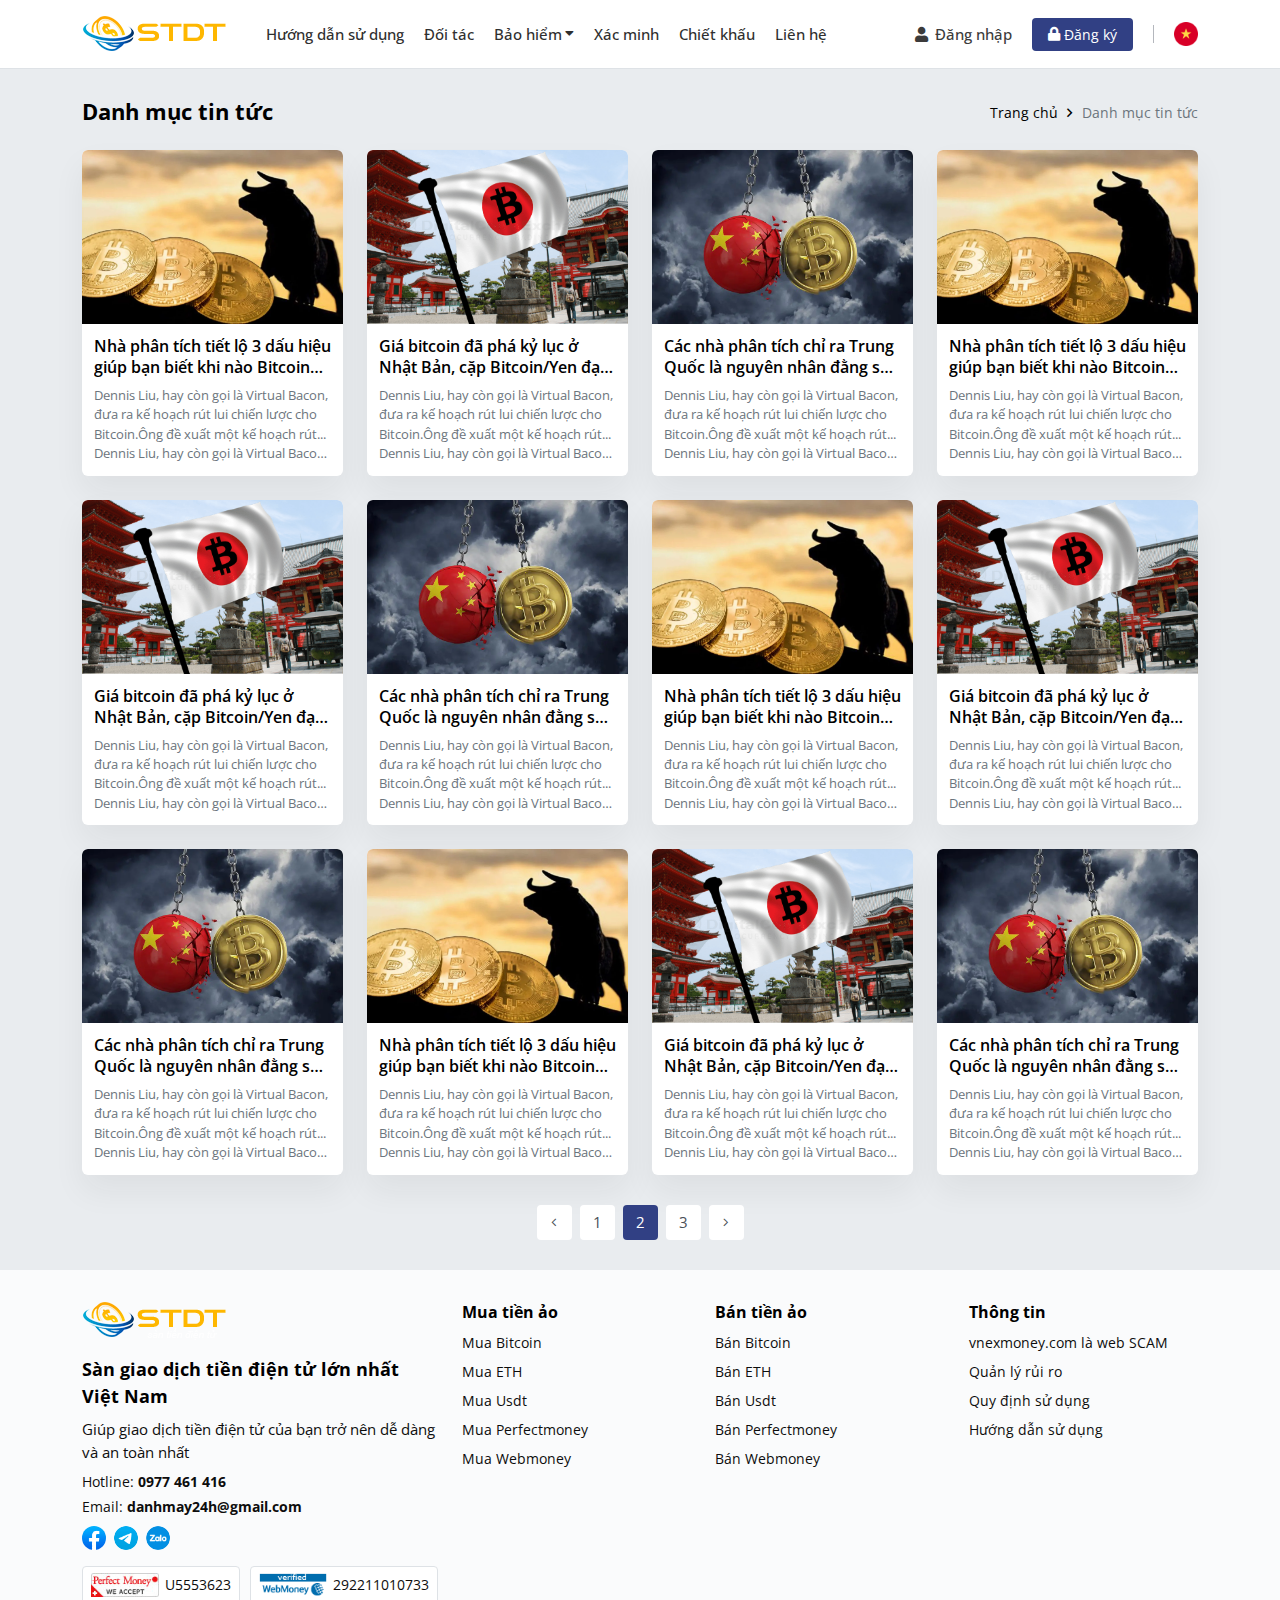
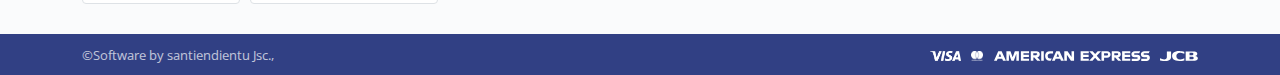
<file: danh-muc-tin-tuc.html>
<!DOCTYPE html>
<html lang="vi">
<head>
    <meta charset="UTF-8">
    <meta name="viewport"
          content="width=device-width, user-scalable=no, initial-scale=1.0, maximum-scale=1.0, minimum-scale=1.0">

    <title>Danh mục tin tức - Sàn tiền điện tử</title>
    <meta name="description" content="Sàn tiền điện tử">
    <meta name="author" content="">

    <meta property="og:title" content="Sàn tiền điện tử">
    <meta property="og:type" content="website">
    <meta property="og:url" content="">
    <meta property="og:description" content="Sàn tiền điện tử">
    <meta property="og:image" content="./assets/images/logo.png">

    <link rel="preconnect" href="https://fonts.googleapis.com">
    <link rel="preconnect" href="https://fonts.gstatic.com" crossorigin>
    <link href="https://fonts.googleapis.com/css2?family=Open+Sans:ital,wght@0,300..800;1,300..800&display=swap"
          rel="stylesheet">


    <link rel="icon" href="./assets/images/favicon.png">
    <link rel="apple-touch-icon" href="./assets/images/favicon.png">
    <link rel="stylesheet" href="./assets/plugins/bootstrap/css/bootstrap.min.css">
    <link rel="stylesheet" href="./assets/plugins/swiper/swiper-bundle.min.css">
    <link rel="stylesheet" href="./assets/plugins/fancybox/fancybox.min.css">
    <link rel="stylesheet" href="./assets/fonts/fontawesome/css/all.min.css">
    <link rel="stylesheet" href="./assets/css/base.css">
    <link rel="stylesheet" href="./assets/css/style.css">
    <link rel="stylesheet" href="./assets/css/responsive.css">

    <style>
        :root {
            --primary-color: #314084;
            --primary-hover: #263370;
            --primary-rgb: 49, 64, 132;
            --secondary-color: #F59C00;
            --secondary-hover: #ffb12b;
            --secondary-rgb: 245, 156, 0;
        }
    </style>
</head>
<body>

<div id="header" class="header">
    <div class="header-main">
        <div class="container">
            <div class="row align-items-center">
                <div class="col-lg-8 col-xl-9 col-5">
                    <div class="header-flex d-flex align-items-lg-center">
                        <a href="" class="d-inline-block header-logo">
                            <img src="./assets/images/logo.png" class="img-fluid header-logo_image" alt="">
                        </a>
                        <div class="header-navigation" id="header-navigation">
                            <ul>
                                <li class="navigation-logo d-flex d-lg-none">
                                    <a href="" class="d-inline-flex align-middle">
                                        <img src="./assets/images/logo.png" class="img-fluid">
                                    </a>
                                </li>
                                <li>
                                    <a href="">
                                        Hướng dẫn sử dụng
                                    </a>
                                </li>
                                <li>
                                    <a href="">
                                        Đối tác
                                    </a>
                                </li>
                                <li>
                                    <a href="">
                                        Bảo hiểm
                                        <i class="fas fa-caret-down"></i>
                                    </a>
                                    <ul>
                                        <li>
                                            <a href="">Bảo hiểm mua</a>
                                        </li>
                                        <li>
                                            <a href="">Bảo hiểm bán</a>
                                        </li>
                                        <li>
                                            <a href="">Bảo hiểm trao đổi</a>
                                        </li>
                                        <li>
                                            <a href="">Bảo hiểm chuyển tiền NH</a>
                                        </li>
                                    </ul>
                                </li>
                                <li>
                                    <a href="">
                                        Xác minh
                                    </a>
                                </li>
                                <li>
                                    <a href="">Chiết khấu</a>
                                </li>
                                <li>
                                    <a href="">
                                        Liên hệ
                                    </a>
                                </li>
                            </ul>
                        </div>
                    </div>
                </div>
                <div class="col-lg-4 col-xl-3 col-7">
                    <div class="header-action hstack align-items-center justify-content-end">
                        <div class="header-action_item header-users">
                            <div class="d-none d-lg-flex align-items-center justify-content-end gap-20px">
                                <a href="" class="header-login">
                                    <i class="fas fa-user me-1"></i>
                                    Đăng nhập
                                </a>
                                <a href="" class="header-register button-theme button-theme_primary">
                                    <i class="fas fa-lock me-1"></i>
                                    Đăng ký
                                </a>
                            </div>
                            <!-- Đã đăng nhập
                            <div class="d-lg-flex align-items-center justify-content-end gap-20px">
                                <div class="header-users_dropdown position-relative">
                                    <button type="button" class="header-login">
                                        <i class="fas fa-user me-1"></i>Tài khoản
                                    </button>
                                    <ul class="header-users_list">
                                        <li>
                                            <a href="">
                                                Quản lý tài khoản
                                            </a>
                                        </li>
                                        <li>
                                            <a href="">
                                                Ví
                                            </a>
                                        </li>
                                        <li>
                                            <a href="">
                                                Đơn hàng
                                            </a>
                                        </li>
                                        <li>
                                            <a href="">
                                                Đổi mật khẩu
                                            </a>
                                        </li>
                                        <li>
                                            <a href="">
                                                Đăng xuất
                                            </a>
                                        </li>
                                    </ul>
                                </div>
                                <div class="d-none d-flex align-items-center justify-content-end gap-20px">
                                    <span class="header-register button-theme button-theme_primary">
                                        <i class="fas fa-wallet me-1"></i>
                                        1,000,000,000 VND
                                    </span>
                                </div>
                            </div>
                             -->
                            <!-- Mobile -->
                            <div class="header-users_dropdown d-block d-lg-none position-relative">
                                <button type="button" class="header-login">
                                    <i class="fas fa-user me-1"></i>Tài khoản
                                </button>
                                <ul class="header-users_list">
                                    <li>
                                        <a href="">
                                            Đăng nhập
                                        </a>
                                    </li>
                                    <li>
                                        <a href="">
                                            Đăng ký
                                        </a>
                                    </li>
                                </ul>
                            </div>
                        </div>
                        <div class="header-action_item header-language position-relative">
                            <button type="button" class="header-language_button">
                                <img src="./assets/images/language/vn.png" class="img-fluid" alt="">
                            </button>
                            <ul class="header-language_list">
                                <li>
                                    <a href="">
                                        <img src="./assets/images/language/vn.png" class="img-fluid" alt="">
                                        Tiếng Việt
                                    </a>
                                </li>
                                <li>
                                    <a href="">
                                        <img src="./assets/images/language/en.png" class="img-fluid" alt="">
                                        English
                                    </a>
                                </li>
                            </ul>
                        </div>
                        <div class="header-hamburger d-flex d-lg-none">
                            <button type="button" class="hamburger-button" id="hamburger-button">
                                <span></span>
                                <span></span>
                                <span></span>
                                <span></span>
                            </button>
                        </div>
                    </div>
                </div>
            </div>
        </div>
    </div>
    <div class="header-overlay" id="header-overlay"></div>
</div>

<div id="main" class="main">
    <div class="section-hero">
        <div class="container">
            <div class="section-heading d-lg-flex align-items-center justify-content-between mb-4">
                <h1 class="heading-page">
                    Danh mục tin tức
                </h1>
                <div class="section-breadcrumb">
                    <ol class="breadcrumb">
                        <li class="breadcrumb-item">
                            <a href="#">Trang chủ</a>
                        </li>
                        <li class="breadcrumb-item active">
                            Danh mục tin tức
                        </li>
                    </ol>
                </div>
            </div>
            <div class="row g-4 row-cols-1 row-cols-sm-2 row-cols-lg-4">
                <div class="col">
                    <div class="card article-card border-0 overflow-hidden">
                        <div class="card-header p-0 border-0 transition-default overflow-hidden">
                            <div class="ratio ratio-3x2">
                                <img src="./assets/images/article/bull-1068x601.jpeg.webp"
                                     class="img-fluid transition-default"
                                     alt=""/>
                            </div>
                        </div>
                        <div class="card-body">
                            <div class="card-title limit">
                                Nhà phân tích tiết lộ 3 dấu hiệu giúp bạn biết khi nào Bitcoin sắp đạt đỉnh
                            </div>
                            <div class="card-text limit">
                                <p>
                                    Dennis Liu, hay còn gọi là Virtual Bacon, đưa ra kế hoạch rút lui chiến lược cho
                                    Bitcoin.Ông đề xuất một kế hoạch rút...
                                    Dennis Liu, hay còn gọi là Virtual Bacon, đưa ra kế hoạch rút lui chiến lược cho
                                    Bitcoin.Ông đề xuất một kế hoạch rút...
                                </p>
                            </div>
                        </div>
                        <a href="" class="stretched-link"></a>
                    </div>
                </div>
                <div class="col">
                    <div class="card article-card border-0 overflow-hidden">
                        <div class="card-header p-0 border-0 transition-default overflow-hidden">
                            <div class="ratio ratio-3x2">
                                <img src="./assets/images/article/japan.png.webp"
                                     class="img-fluid transition-default"
                                     alt=""/>
                            </div>
                        </div>
                        <div class="card-body">
                            <div class="card-title limit">
                                Giá bitcoin đã phá kỷ lục ở Nhật Bản, cặp Bitcoin/Yen đạt mức cao mới
                            </div>
                            <div class="card-text limit">
                                <p>
                                    Dennis Liu, hay còn gọi là Virtual Bacon, đưa ra kế hoạch rút lui chiến lược cho
                                    Bitcoin.Ông đề xuất một kế hoạch rút...
                                    Dennis Liu, hay còn gọi là Virtual Bacon, đưa ra kế hoạch rút lui chiến lược cho
                                    Bitcoin.Ông đề xuất một kế hoạch rút...
                                </p>
                            </div>
                        </div>
                        <a href="" class="stretched-link"></a>
                    </div>
                </div>
                <div class="col">
                    <div class="card article-card border-0 overflow-hidden">
                        <div class="card-header p-0 border-0 transition-default overflow-hidden">
                            <div class="ratio ratio-3x2">
                                <img src="./assets/images/article/china-1068x592.jpg.webp"
                                     class="img-fluid transition-default"
                                     alt=""/>
                            </div>
                        </div>
                        <div class="card-body">
                            <div class="card-title limit">
                                Các nhà phân tích chỉ ra Trung Quốc là nguyên nhân đằng sau đợt tăng của BTC hôm qua
                            </div>
                            <div class="card-text limit">
                                <p>
                                    Dennis Liu, hay còn gọi là Virtual Bacon, đưa ra kế hoạch rút lui chiến lược cho
                                    Bitcoin.Ông đề xuất một kế hoạch rút...
                                    Dennis Liu, hay còn gọi là Virtual Bacon, đưa ra kế hoạch rút lui chiến lược cho
                                    Bitcoin.Ông đề xuất một kế hoạch rút...
                                </p>
                            </div>
                        </div>
                        <a href="" class="stretched-link"></a>
                    </div>
                </div>
                <div class="col">
                    <div class="card article-card border-0 overflow-hidden">
                        <div class="card-header p-0 border-0 transition-default overflow-hidden">
                            <div class="ratio ratio-3x2">
                                <img src="./assets/images/article/bull-1068x601.jpeg.webp"
                                     class="img-fluid transition-default"
                                     alt=""/>
                            </div>
                        </div>
                        <div class="card-body">
                            <div class="card-title limit">
                                Nhà phân tích tiết lộ 3 dấu hiệu giúp bạn biết khi nào Bitcoin sắp đạt đỉnh
                            </div>
                            <div class="card-text limit">
                                <p>
                                    Dennis Liu, hay còn gọi là Virtual Bacon, đưa ra kế hoạch rút lui chiến lược cho
                                    Bitcoin.Ông đề xuất một kế hoạch rút...
                                    Dennis Liu, hay còn gọi là Virtual Bacon, đưa ra kế hoạch rút lui chiến lược cho
                                    Bitcoin.Ông đề xuất một kế hoạch rút...
                                </p>
                            </div>
                        </div>
                        <a href="" class="stretched-link"></a>
                    </div>
                </div>
                <div class="col">
                    <div class="card article-card border-0 overflow-hidden">
                        <div class="card-header p-0 border-0 transition-default overflow-hidden">
                            <div class="ratio ratio-3x2">
                                <img src="./assets/images/article/japan.png.webp"
                                     class="img-fluid transition-default"
                                     alt=""/>
                            </div>
                        </div>
                        <div class="card-body">
                            <div class="card-title limit">
                                Giá bitcoin đã phá kỷ lục ở Nhật Bản, cặp Bitcoin/Yen đạt mức cao mới
                            </div>
                            <div class="card-text limit">
                                <p>
                                    Dennis Liu, hay còn gọi là Virtual Bacon, đưa ra kế hoạch rút lui chiến lược cho
                                    Bitcoin.Ông đề xuất một kế hoạch rút...
                                    Dennis Liu, hay còn gọi là Virtual Bacon, đưa ra kế hoạch rút lui chiến lược cho
                                    Bitcoin.Ông đề xuất một kế hoạch rút...
                                </p>
                            </div>
                        </div>
                        <a href="" class="stretched-link"></a>
                    </div>
                </div>
                <div class="col">
                    <div class="card article-card border-0 overflow-hidden">
                        <div class="card-header p-0 border-0 transition-default overflow-hidden">
                            <div class="ratio ratio-3x2">
                                <img src="./assets/images/article/china-1068x592.jpg.webp"
                                     class="img-fluid transition-default"
                                     alt=""/>
                            </div>
                        </div>
                        <div class="card-body">
                            <div class="card-title limit">
                                Các nhà phân tích chỉ ra Trung Quốc là nguyên nhân đằng sau đợt tăng của BTC hôm qua
                            </div>
                            <div class="card-text limit">
                                <p>
                                    Dennis Liu, hay còn gọi là Virtual Bacon, đưa ra kế hoạch rút lui chiến lược cho
                                    Bitcoin.Ông đề xuất một kế hoạch rút...
                                    Dennis Liu, hay còn gọi là Virtual Bacon, đưa ra kế hoạch rút lui chiến lược cho
                                    Bitcoin.Ông đề xuất một kế hoạch rút...
                                </p>
                            </div>
                        </div>
                        <a href="" class="stretched-link"></a>
                    </div>
                </div>
                <div class="col">
                    <div class="card article-card border-0 overflow-hidden">
                        <div class="card-header p-0 border-0 transition-default overflow-hidden">
                            <div class="ratio ratio-3x2">
                                <img src="./assets/images/article/bull-1068x601.jpeg.webp"
                                     class="img-fluid transition-default"
                                     alt=""/>
                            </div>
                        </div>
                        <div class="card-body">
                            <div class="card-title limit">
                                Nhà phân tích tiết lộ 3 dấu hiệu giúp bạn biết khi nào Bitcoin sắp đạt đỉnh
                            </div>
                            <div class="card-text limit">
                                <p>
                                    Dennis Liu, hay còn gọi là Virtual Bacon, đưa ra kế hoạch rút lui chiến lược cho
                                    Bitcoin.Ông đề xuất một kế hoạch rút...
                                    Dennis Liu, hay còn gọi là Virtual Bacon, đưa ra kế hoạch rút lui chiến lược cho
                                    Bitcoin.Ông đề xuất một kế hoạch rút...
                                </p>
                            </div>
                        </div>
                        <a href="" class="stretched-link"></a>
                    </div>
                </div>
                <div class="col">
                    <div class="card article-card border-0 overflow-hidden">
                        <div class="card-header p-0 border-0 transition-default overflow-hidden">
                            <div class="ratio ratio-3x2">
                                <img src="./assets/images/article/japan.png.webp"
                                     class="img-fluid transition-default"
                                     alt=""/>
                            </div>
                        </div>
                        <div class="card-body">
                            <div class="card-title limit">
                                Giá bitcoin đã phá kỷ lục ở Nhật Bản, cặp Bitcoin/Yen đạt mức cao mới
                            </div>
                            <div class="card-text limit">
                                <p>
                                    Dennis Liu, hay còn gọi là Virtual Bacon, đưa ra kế hoạch rút lui chiến lược cho
                                    Bitcoin.Ông đề xuất một kế hoạch rút...
                                    Dennis Liu, hay còn gọi là Virtual Bacon, đưa ra kế hoạch rút lui chiến lược cho
                                    Bitcoin.Ông đề xuất một kế hoạch rút...
                                </p>
                            </div>
                        </div>
                        <a href="" class="stretched-link"></a>
                    </div>
                </div>
                <div class="col">
                    <div class="card article-card border-0 overflow-hidden">
                        <div class="card-header p-0 border-0 transition-default overflow-hidden">
                            <div class="ratio ratio-3x2">
                                <img src="./assets/images/article/china-1068x592.jpg.webp"
                                     class="img-fluid transition-default"
                                     alt=""/>
                            </div>
                        </div>
                        <div class="card-body">
                            <div class="card-title limit">
                                Các nhà phân tích chỉ ra Trung Quốc là nguyên nhân đằng sau đợt tăng của BTC hôm qua
                            </div>
                            <div class="card-text limit">
                                <p>
                                    Dennis Liu, hay còn gọi là Virtual Bacon, đưa ra kế hoạch rút lui chiến lược cho
                                    Bitcoin.Ông đề xuất một kế hoạch rút...
                                    Dennis Liu, hay còn gọi là Virtual Bacon, đưa ra kế hoạch rút lui chiến lược cho
                                    Bitcoin.Ông đề xuất một kế hoạch rút...
                                </p>
                            </div>
                        </div>
                        <a href="" class="stretched-link"></a>
                    </div>
                </div>
                <div class="col">
                    <div class="card article-card border-0 overflow-hidden">
                        <div class="card-header p-0 border-0 transition-default overflow-hidden">
                            <div class="ratio ratio-3x2">
                                <img src="./assets/images/article/bull-1068x601.jpeg.webp"
                                     class="img-fluid transition-default"
                                     alt=""/>
                            </div>
                        </div>
                        <div class="card-body">
                            <div class="card-title limit">
                                Nhà phân tích tiết lộ 3 dấu hiệu giúp bạn biết khi nào Bitcoin sắp đạt đỉnh
                            </div>
                            <div class="card-text limit">
                                <p>
                                    Dennis Liu, hay còn gọi là Virtual Bacon, đưa ra kế hoạch rút lui chiến lược cho
                                    Bitcoin.Ông đề xuất một kế hoạch rút...
                                    Dennis Liu, hay còn gọi là Virtual Bacon, đưa ra kế hoạch rút lui chiến lược cho
                                    Bitcoin.Ông đề xuất một kế hoạch rút...
                                </p>
                            </div>
                        </div>
                        <a href="" class="stretched-link"></a>
                    </div>
                </div>
                <div class="col">
                    <div class="card article-card border-0 overflow-hidden">
                        <div class="card-header p-0 border-0 transition-default overflow-hidden">
                            <div class="ratio ratio-3x2">
                                <img src="./assets/images/article/japan.png.webp"
                                     class="img-fluid transition-default"
                                     alt=""/>
                            </div>
                        </div>
                        <div class="card-body">
                            <div class="card-title limit">
                                Giá bitcoin đã phá kỷ lục ở Nhật Bản, cặp Bitcoin/Yen đạt mức cao mới
                            </div>
                            <div class="card-text limit">
                                <p>
                                    Dennis Liu, hay còn gọi là Virtual Bacon, đưa ra kế hoạch rút lui chiến lược cho
                                    Bitcoin.Ông đề xuất một kế hoạch rút...
                                    Dennis Liu, hay còn gọi là Virtual Bacon, đưa ra kế hoạch rút lui chiến lược cho
                                    Bitcoin.Ông đề xuất một kế hoạch rút...
                                </p>
                            </div>
                        </div>
                        <a href="" class="stretched-link"></a>
                    </div>
                </div>
                <div class="col">
                    <div class="card article-card border-0 overflow-hidden">
                        <div class="card-header p-0 border-0 transition-default overflow-hidden">
                            <div class="ratio ratio-3x2">
                                <img src="./assets/images/article/china-1068x592.jpg.webp"
                                     class="img-fluid transition-default"
                                     alt=""/>
                            </div>
                        </div>
                        <div class="card-body">
                            <div class="card-title limit">
                                Các nhà phân tích chỉ ra Trung Quốc là nguyên nhân đằng sau đợt tăng của BTC hôm qua
                            </div>
                            <div class="card-text limit">
                                <p>
                                    Dennis Liu, hay còn gọi là Virtual Bacon, đưa ra kế hoạch rút lui chiến lược cho
                                    Bitcoin.Ông đề xuất một kế hoạch rút...
                                    Dennis Liu, hay còn gọi là Virtual Bacon, đưa ra kế hoạch rút lui chiến lược cho
                                    Bitcoin.Ông đề xuất một kế hoạch rút...
                                </p>
                            </div>
                        </div>
                        <a href="" class="stretched-link"></a>
                    </div>
                </div>
            </div>
            <div class="section-pagination">
                <ul class="pagination">
                    <li class="page-item">
                        <a class="page-link" href="#">
                            <i class="fal fa-angle-left"></i>
                        </a>
                    </li>
                    <li class="page-item">
                        <a class="page-link" href="#">
                            1
                        </a>
                    </li>
                    <li class="page-item active">
                        <a class="page-link" href="#">
                            2
                        </a>
                    </li>
                    <li class="page-item">
                        <a class="page-link" href="#">
                            3
                        </a>
                    </li>
                    <li class="page-item">
                        <a class="page-link" href="#">
                            <i class="fal fa-angle-right"></i>
                        </a>
                    </li>
                </ul>
            </div>
        </div>
    </div>
</div>

<footer id="footer" class="footer">
	<div class="footer-top">
		<div class="container">
			<div class="row g-4">
				<div class="col-lg-4">
					<div class="footer-item">
						<a href="" class="d-inline-block footer-logo">
							<img src="./assets/images/logo.png" class="img-fluid footer-logo_image" alt="">
						</a>
						<div class="footer-title">
							Sàn giao dịch tiền điện tử lớn nhất Việt Nam
						</div>
						<div class="footer-sub">
							Giúp giao dịch tiền điện tử của bạn trở nên dễ dàng và an toàn nhất
						</div>
						<div class="footer-contact">
							<div class="footer-contact_item">
								Hotline:
								<a href="" class="d-inline-block color-inherit fw-bold">
									0977 461 416
								</a>
							</div>
							<div class="footer-contact_item">
								Email:
								<a href="" class="d-inline-block color-inherit fw-bold">
									danhmay24h@gmail.com
								</a>
							</div>
						</div>
						<div class="footer-social">
							<a href="" class="footer-social_item">
								<img src="./assets/images/social/facebook.png" class="rounded-circle img-fluid" alt="">
							</a>
							<a href="" class="footer-social_item">
								<img src="./assets/images/social/instagram.png" class="rounded-circle img-fluid" alt="">
							</a>
							<a href="" class="footer-social_item">
								<img src="./assets/images/social/zalo.png" class="rounded-circle img-fluid" alt="">
							</a>
						</div>
						<div class="footer-partner hstack">
							<a href="" class="footer-partner_item">
								<img src="./assets/images/pm_cert.png" class="img-fluid" alt="">
								U5553623
							</a>
							<a href="" class="footer-partner_item">
								<img src="./assets/images/v_blue_on_white_en.png" class="img-fluid" alt="">
								292211010733
							</a>
						</div>
					</div>
				</div>
				<div class="col-lg-8">
					<div class="row g-4">
						<div class="col-6 col-lg-4">
							<div class="footer-list">
								<div class="footer-list_title">
									Mua tiền ảo
								</div>
								<div class="footer-list_items">
									<a href="" class="d-inline-block footer-list_item">
										Mua Bitcoin
									</a>
									<a href="" class="d-inline-block footer-list_item">
										Mua ETH
									</a>
									<a href="" class="d-inline-block footer-list_item">
										Mua Usdt
									</a>
									<a href="" class="d-inline-block footer-list_item">
										Mua Perfectmoney
									</a>
									<a href="" class="d-inline-block footer-list_item">
										Mua Webmoney
									</a>
								</div>
							</div>
						</div>
						<div class="col-6 col-lg-4">
							<div class="footer-list">
								<div class="footer-list_title">
									Bán tiền ảo
								</div>
								<div class="footer-list_items">
									<a href="" class="d-inline-block footer-list_item">
										Bán Bitcoin
									</a>
									<a href="" class="d-inline-block footer-list_item">
										Bán ETH
									</a>
									<a href="" class="d-inline-block footer-list_item">
										Bán Usdt
									</a>
									<a href="" class="d-inline-block footer-list_item">
										Bán Perfectmoney
									</a>
									<a href="" class="d-inline-block footer-list_item">
										Bán Webmoney
									</a>
								</div>
							</div>
						</div>
						<div class="col-6 col-lg-4">
							<div class="footer-list">
								<div class="footer-list_title">
									Thông tin
								</div>
								<div class="footer-list_items">
									<a href="" class="d-inline-block footer-list_item">
										vnexmoney.com là web SCAM
									</a>
									<a href="" class="d-inline-block footer-list_item">
										Quản lý rủi ro
									</a>
									<a href="" class="d-inline-block footer-list_item">
										Quy định sử dụng
									</a>
									<a href="" class="d-inline-block footer-list_item">
										Hướng dẫn sử dụng
									</a>
								</div>
							</div>
						</div>
					</div>
				</div>
			</div>
		</div>
	</div>
	<div class="footer-bottom">
		<div class="container">
			<div class="row justify-content-center justify-content-lg-between">
				<div class="col-auto">
					<a href="" class="d-inline-block text-white footer-copyright">
						©Software by santiendientu Jsc.,
					</a>
				</div>
				<div class="col-auto">
					<div class="hstack justify-content-end gap-10px footer-logos">
						<a href="javascript:void(0)">
							<img src="./assets/images/visa-logo.webp" alt="">
						</a>
						<a href="javascript:void(0)">
							<img src="./assets/images/master-logo.png" alt="">
						</a>
						<a href="javascript:void(0)">
							<img src="./assets/images/american-express-logo.svg" alt="">
						</a>
						<a href="javascript:void(0)">
							<img src="./assets/images/JCB-logo.svg" alt="">
						</a>
					</div>
				</div>
			</div>
		</div>
	</div>
</footer>

<script type=" text/javascript" src="./assets/plugins/jquery.min.js"></script>
<script type="text/javascript"
        src="./assets/plugins/bootstrap/js/bootstrap.bundle.min.js"></script>
<script type="text/javascript" src="./assets/plugins/swiper/swiper-bundle.min.js"></script>
<script type="text/javascript" src="./assets/plugins/fancybox/fancybox.min.js"></script>
<script type="text/javascript" src="./assets/js/app.js"></script>
</body>
</html>
</file>
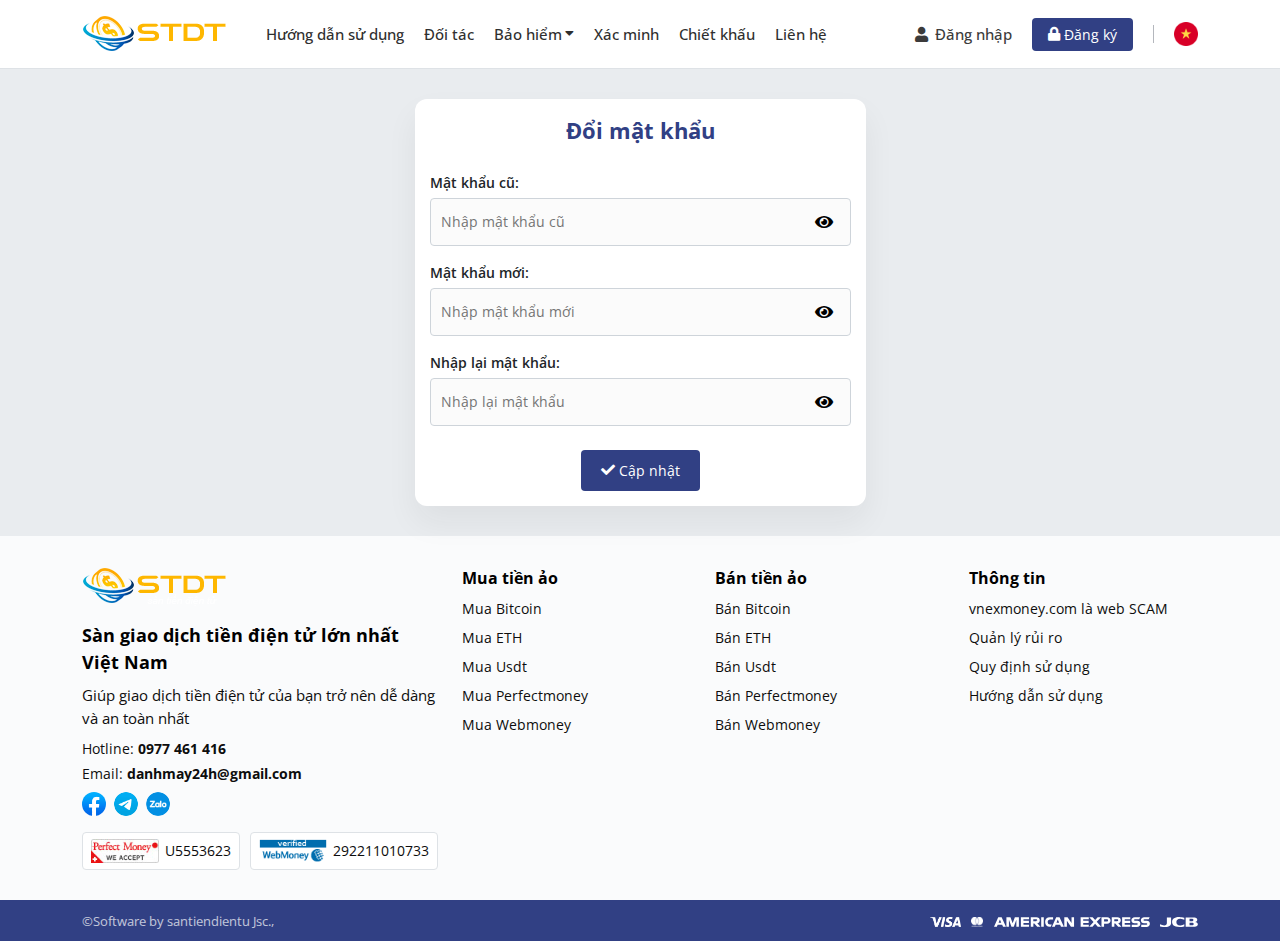
<file: doi-mat-khau.html>
<!DOCTYPE html>
<html lang="vi">
<head>
    <meta charset="UTF-8">
    <meta name="viewport"
          content="width=device-width, user-scalable=no, initial-scale=1.0, maximum-scale=1.0, minimum-scale=1.0">

    <title>Đổi mật khẩu - Sàn tiền điện tử</title>
    <meta name="description" content="Sàn tiền điện tử">
    <meta name="author" content="">

    <meta property="og:title" content="Sàn tiền điện tử">
    <meta property="og:type" content="website">
    <meta property="og:url" content="">
    <meta property="og:description" content="Sàn tiền điện tử">
    <meta property="og:image" content="./assets/images/logo.png">

    <link rel="preconnect" href="https://fonts.googleapis.com">
    <link rel="preconnect" href="https://fonts.gstatic.com" crossorigin>
    <link href="https://fonts.googleapis.com/css2?family=Open+Sans:ital,wght@0,300..800;1,300..800&display=swap"
          rel="stylesheet">


    <link rel="icon" href="./assets/images/favicon.png">
    <link rel="apple-touch-icon" href="./assets/images/favicon.png">
    <link rel="stylesheet" href="./assets/plugins/bootstrap/css/bootstrap.min.css">
    <link rel="stylesheet" href="./assets/plugins/swiper/swiper-bundle.min.css">
    <link rel="stylesheet" href="./assets/plugins/fancybox/fancybox.min.css">
    <link rel="stylesheet" href="./assets/fonts/fontawesome/css/all.min.css">
    <link rel="stylesheet" href="./assets/css/base.css">
    <link rel="stylesheet" href="./assets/css/style.css">
    <link rel="stylesheet" href="./assets/css/responsive.css">

    <style>
        :root {
            --primary-color: #314084;
            --primary-hover: #263370;
            --primary-rgb: 49, 64, 132;
            --secondary-color: #F59C00;
            --secondary-hover: #ffb12b;
            --secondary-rgb: 245, 156, 0;
        }
    </style>
</head>
<body>

<div id="header" class="header">
    <div class="header-main">
        <div class="container">
            <div class="row align-items-center">
                <div class="col-lg-8 col-xl-9 col-5">
                    <div class="header-flex d-flex align-items-lg-center">
                        <a href="" class="d-inline-block header-logo">
                            <img src="./assets/images/logo.png" class="img-fluid header-logo_image" alt="">
                        </a>
                        <div class="header-navigation" id="header-navigation">
                            <ul>
                                <li class="navigation-logo d-flex d-lg-none">
                                    <a href="" class="d-inline-flex align-middle">
                                        <img src="./assets/images/logo.png" class="img-fluid">
                                    </a>
                                </li>
                                <li>
                                    <a href="">
                                        Hướng dẫn sử dụng
                                    </a>
                                </li>
                                <li>
                                    <a href="">
                                        Đối tác
                                    </a>
                                </li>
                                <li>
                                    <a href="">
                                        Bảo hiểm
                                        <i class="fas fa-caret-down"></i>
                                    </a>
                                    <ul>
                                        <li>
                                            <a href="">Bảo hiểm mua</a>
                                        </li>
                                        <li>
                                            <a href="">Bảo hiểm bán</a>
                                        </li>
                                        <li>
                                            <a href="">Bảo hiểm trao đổi</a>
                                        </li>
                                        <li>
                                            <a href="">Bảo hiểm chuyển tiền NH</a>
                                        </li>
                                    </ul>
                                </li>
                                <li>
                                    <a href="">
                                        Xác minh
                                    </a>
                                </li>
                                <li>
                                    <a href="">Chiết khấu</a>
                                </li>
                                <li>
                                    <a href="">
                                        Liên hệ
                                    </a>
                                </li>
                            </ul>
                        </div>
                    </div>
                </div>
                <div class="col-lg-4 col-xl-3 col-7">
                    <div class="header-action hstack align-items-center justify-content-end">
                        <div class="header-action_item header-users">
                            <div class="d-none d-lg-flex align-items-center justify-content-end gap-20px">
                                <a href="" class="header-login">
                                    <i class="fas fa-user me-1"></i>
                                    Đăng nhập
                                </a>
                                <a href="" class="header-register button-theme button-theme_primary">
                                    <i class="fas fa-lock me-1"></i>
                                    Đăng ký
                                </a>
                            </div>
                            <!-- Đã đăng nhập
                            <div class="d-lg-flex align-items-center justify-content-end gap-20px">
                                <div class="header-users_dropdown position-relative">
                                    <button type="button" class="header-login">
                                        <i class="fas fa-user me-1"></i>Tài khoản
                                    </button>
                                    <ul class="header-users_list">
                                        <li>
                                            <a href="">
                                                Quản lý tài khoản
                                            </a>
                                        </li>
                                        <li>
                                            <a href="">
                                                Ví
                                            </a>
                                        </li>
                                        <li>
                                            <a href="">
                                                Đơn hàng
                                            </a>
                                        </li>
                                        <li>
                                            <a href="">
                                                Đổi mật khẩu
                                            </a>
                                        </li>
                                        <li>
                                            <a href="">
                                                Đăng xuất
                                            </a>
                                        </li>
                                    </ul>
                                </div>
                                <div class="d-none d-flex align-items-center justify-content-end gap-20px">
                                    <span class="header-register button-theme button-theme_primary">
                                        <i class="fas fa-wallet me-1"></i>
                                        1,000,000,000 VND
                                    </span>
                                </div>
                            </div>
                             -->
                            <!-- Mobile -->
                            <div class="header-users_dropdown d-block d-lg-none position-relative">
                                <button type="button" class="header-login">
                                    <i class="fas fa-user me-1"></i>Tài khoản
                                </button>
                                <ul class="header-users_list">
                                    <li>
                                        <a href="">
                                            Đăng nhập
                                        </a>
                                    </li>
                                    <li>
                                        <a href="">
                                            Đăng ký
                                        </a>
                                    </li>
                                </ul>
                            </div>
                        </div>
                        <div class="header-action_item header-language position-relative">
                            <button type="button" class="header-language_button">
                                <img src="./assets/images/language/vn.png" class="img-fluid" alt="">
                            </button>
                            <ul class="header-language_list">
                                <li>
                                    <a href="">
                                        <img src="./assets/images/language/vn.png" class="img-fluid" alt="">
                                        Tiếng Việt
                                    </a>
                                </li>
                                <li>
                                    <a href="">
                                        <img src="./assets/images/language/en.png" class="img-fluid" alt="">
                                        English
                                    </a>
                                </li>
                            </ul>
                        </div>
                        <div class="header-hamburger d-flex d-lg-none">
                            <button type="button" class="hamburger-button" id="hamburger-button">
                                <span></span>
                                <span></span>
                                <span></span>
                                <span></span>
                            </button>
                        </div>
                    </div>
                </div>
            </div>
        </div>
    </div>
    <div class="header-overlay" id="header-overlay"></div>
</div>

<div id="main" class="main">
    <div class="section-gap section-hero">
        <div class="container">
            <div class="row justify-content-center">
                <div class="col-lg-5">
                    <div class="section-exchange">
                        <div class="exchange-card">
                            <div class="exchange-card_body">
	                            <div class="section-heading mb-4">
		                            <div class="heading-page heading-color text-center">
			                            Đổi mật khẩu
		                            </div>
	                            </div>
                                <form action="" class="form-theme">
                                    <div class="row g-3">
                                        <div class="col-12">
                                            <label for="" class="form-theme_label">
                                                Mật khẩu cũ:
                                            </label>
                                            <div class="form-theme_group">
                                                <input type="password" class="form-theme_control"
                                                       id="currentPass"
                                                       placeholder="Nhập mật khẩu cũ">
                                                <button type="button" class="form-theme_button buttonViewPassword"
                                                        data-id="currentPass">
                                                    <i class="fas fa-eye"></i>
                                                </button>
                                            </div>
                                        </div>
                                        <div class="col-12">
                                            <label for="" class="form-theme_label">
                                                Mật khẩu mới:
                                            </label>
                                            <div class="form-theme_group">
                                                <input type="password" class="form-theme_control"
                                                       id="newPass"
                                                       placeholder="Nhập mật khẩu mới">
                                                <button type="button" class="form-theme_button buttonViewPassword"
                                                        data-id="newPass">
                                                    <i class="fas fa-eye"></i>
                                                </button>
                                            </div>
                                        </div>
                                        <div class="col-12">
                                            <label for="" class="form-theme_label">
                                                Nhập lại mật khẩu:
                                            </label>
                                            <div class="form-theme_group">
                                                <input type="password" class="form-theme_control"
                                                       id="confirmPass"
                                                       placeholder="Nhập lại mật khẩu">
                                                <button type="button" class="form-theme_button buttonViewPassword"
                                                        data-id="confirmPass">
                                                    <i class="fas fa-eye"></i>
                                                </button>
                                            </div>
                                        </div>
                                        <div class="col-12 mt-4 text-center">
                                            <button type="submit"
                                                    class="button-theme button-theme_primary">
                                                <i class="fas fa-check me-1"></i>
                                                Cập nhật
                                            </button>
                                        </div>
                                    </div>
                                </form>
                            </div>
                        </div>
                    </div>
                </div>
            </div>
        </div>
    </div>
</div>

<footer id="footer" class="footer">
	<div class="footer-top">
		<div class="container">
			<div class="row g-4">
				<div class="col-lg-4">
					<div class="footer-item">
						<a href="" class="d-inline-block footer-logo">
							<img src="./assets/images/logo.png" class="img-fluid footer-logo_image" alt="">
						</a>
						<div class="footer-title">
							Sàn giao dịch tiền điện tử lớn nhất Việt Nam
						</div>
						<div class="footer-sub">
							Giúp giao dịch tiền điện tử của bạn trở nên dễ dàng và an toàn nhất
						</div>
						<div class="footer-contact">
							<div class="footer-contact_item">
								Hotline:
								<a href="" class="d-inline-block color-inherit fw-bold">
									0977 461 416
								</a>
							</div>
							<div class="footer-contact_item">
								Email:
								<a href="" class="d-inline-block color-inherit fw-bold">
									danhmay24h@gmail.com
								</a>
							</div>
						</div>
						<div class="footer-social">
							<a href="" class="footer-social_item">
								<img src="./assets/images/social/facebook.png" class="rounded-circle img-fluid" alt="">
							</a>
							<a href="" class="footer-social_item">
								<img src="./assets/images/social/instagram.png" class="rounded-circle img-fluid" alt="">
							</a>
							<a href="" class="footer-social_item">
								<img src="./assets/images/social/zalo.png" class="rounded-circle img-fluid" alt="">
							</a>
						</div>
						<div class="footer-partner hstack">
							<a href="" class="footer-partner_item">
								<img src="./assets/images/pm_cert.png" class="img-fluid" alt="">
								U5553623
							</a>
							<a href="" class="footer-partner_item">
								<img src="./assets/images/v_blue_on_white_en.png" class="img-fluid" alt="">
								292211010733
							</a>
						</div>
					</div>
				</div>
				<div class="col-lg-8">
					<div class="row g-4">
						<div class="col-6 col-lg-4">
							<div class="footer-list">
								<div class="footer-list_title">
									Mua tiền ảo
								</div>
								<div class="footer-list_items">
									<a href="" class="d-inline-block footer-list_item">
										Mua Bitcoin
									</a>
									<a href="" class="d-inline-block footer-list_item">
										Mua ETH
									</a>
									<a href="" class="d-inline-block footer-list_item">
										Mua Usdt
									</a>
									<a href="" class="d-inline-block footer-list_item">
										Mua Perfectmoney
									</a>
									<a href="" class="d-inline-block footer-list_item">
										Mua Webmoney
									</a>
								</div>
							</div>
						</div>
						<div class="col-6 col-lg-4">
							<div class="footer-list">
								<div class="footer-list_title">
									Bán tiền ảo
								</div>
								<div class="footer-list_items">
									<a href="" class="d-inline-block footer-list_item">
										Bán Bitcoin
									</a>
									<a href="" class="d-inline-block footer-list_item">
										Bán ETH
									</a>
									<a href="" class="d-inline-block footer-list_item">
										Bán Usdt
									</a>
									<a href="" class="d-inline-block footer-list_item">
										Bán Perfectmoney
									</a>
									<a href="" class="d-inline-block footer-list_item">
										Bán Webmoney
									</a>
								</div>
							</div>
						</div>
						<div class="col-6 col-lg-4">
							<div class="footer-list">
								<div class="footer-list_title">
									Thông tin
								</div>
								<div class="footer-list_items">
									<a href="" class="d-inline-block footer-list_item">
										vnexmoney.com là web SCAM
									</a>
									<a href="" class="d-inline-block footer-list_item">
										Quản lý rủi ro
									</a>
									<a href="" class="d-inline-block footer-list_item">
										Quy định sử dụng
									</a>
									<a href="" class="d-inline-block footer-list_item">
										Hướng dẫn sử dụng
									</a>
								</div>
							</div>
						</div>
					</div>
				</div>
			</div>
		</div>
	</div>
	<div class="footer-bottom">
		<div class="container">
			<div class="row justify-content-center justify-content-lg-between">
				<div class="col-auto">
					<a href="" class="d-inline-block text-white footer-copyright">
						©Software by santiendientu Jsc.,
					</a>
				</div>
				<div class="col-auto">
					<div class="hstack justify-content-end gap-10px footer-logos">
						<a href="javascript:void(0)">
							<img src="./assets/images/visa-logo.webp" alt="">
						</a>
						<a href="javascript:void(0)">
							<img src="./assets/images/master-logo.png" alt="">
						</a>
						<a href="javascript:void(0)">
							<img src="./assets/images/american-express-logo.svg" alt="">
						</a>
						<a href="javascript:void(0)">
							<img src="./assets/images/JCB-logo.svg" alt="">
						</a>
					</div>
				</div>
			</div>
		</div>
	</div>
</footer>

<script type=" text/javascript" src="./assets/plugins/jquery.min.js"></script>
<script type="text/javascript"
        src="./assets/plugins/bootstrap/js/bootstrap.bundle.min.js"></script>
<script type="text/javascript" src="./assets/plugins/swiper/swiper-bundle.min.js"></script>
<script type="text/javascript" src="./assets/plugins/fancybox/fancybox.min.js"></script>
<script type="text/javascript" src="./assets/js/app.js"></script>
</body>
</html>
</file>
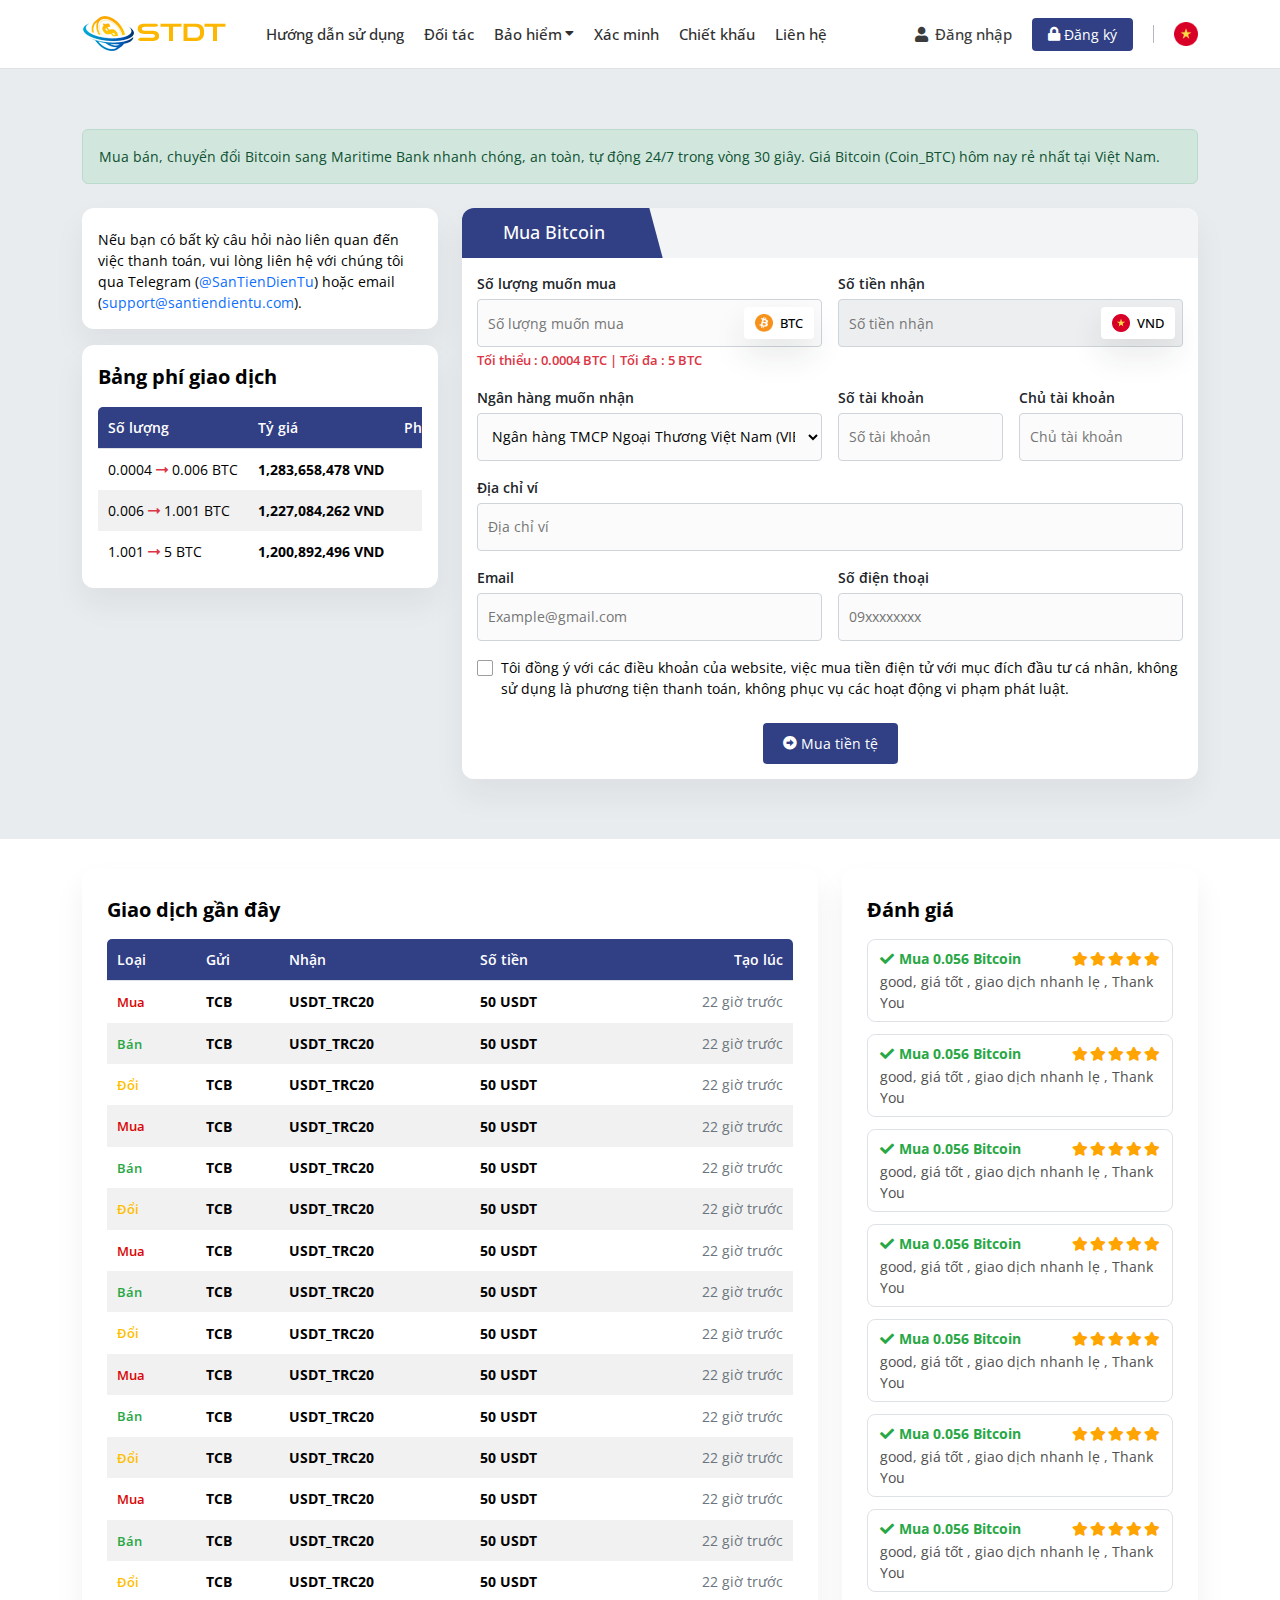
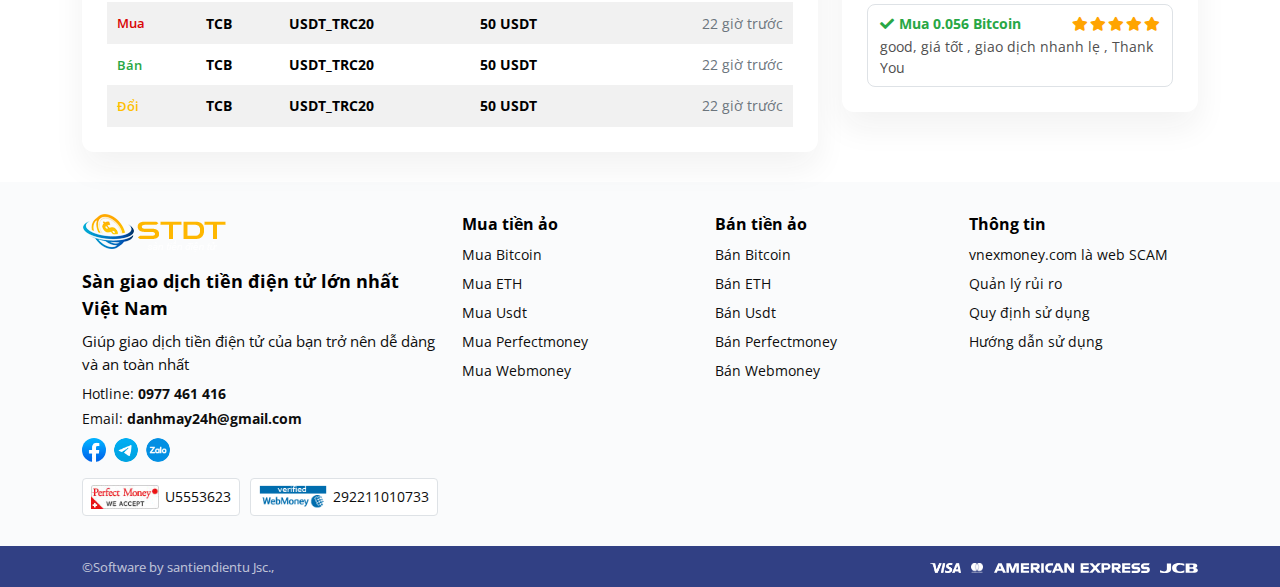
<file: mua.html>
<!DOCTYPE html>
<html lang="vi">
<head>
    <meta charset="UTF-8">
    <meta name="viewport"
          content="width=device-width, user-scalable=no, initial-scale=1.0, maximum-scale=1.0, minimum-scale=1.0">

    <title>Mua - Sàn tiền điện tử</title>
    <meta name="description" content="Sàn tiền điện tử">
    <meta name="author" content="">

    <meta property="og:title" content="Sàn tiền điện tử">
    <meta property="og:type" content="website">
    <meta property="og:url" content="">
    <meta property="og:description" content="Sàn tiền điện tử">
    <meta property="og:image" content="./assets/images/logo.png">

    <link rel="preconnect" href="https://fonts.googleapis.com">
    <link rel="preconnect" href="https://fonts.gstatic.com" crossorigin>
    <link href="https://fonts.googleapis.com/css2?family=Open+Sans:ital,wght@0,300..800;1,300..800&display=swap"
          rel="stylesheet">


    <link rel="icon" href="./assets/images/favicon.png">
    <link rel="apple-touch-icon" href="./assets/images/favicon.png">
    <link rel="stylesheet" href="./assets/plugins/bootstrap/css/bootstrap.min.css">
    <link rel="stylesheet" href="./assets/plugins/swiper/swiper-bundle.min.css">
    <link rel="stylesheet" href="./assets/plugins/fancybox/fancybox.min.css">
    <link rel="stylesheet" href="./assets/fonts/fontawesome/css/all.min.css">
    <link rel="stylesheet" href="./assets/css/base.css">
    <link rel="stylesheet" href="./assets/css/style.css">
    <link rel="stylesheet" href="./assets/css/responsive.css">

    <style>
        :root {
            --primary-color: #314084;
            --primary-hover: #263370;
            --primary-rgb: 49, 64, 132;
            --secondary-color: #F59C00;
            --secondary-hover: #ffb12b;
            --secondary-rgb: 245, 156, 0;
        }
    </style>
</head>
<body>

<div id="header" class="header">
    <div class="header-main">
        <div class="container">
            <div class="row align-items-center">
                <div class="col-lg-8 col-xl-9 col-5">
                    <div class="header-flex d-flex align-items-lg-center">
                        <a href="" class="d-inline-block header-logo">
                            <img src="./assets/images/logo.png" class="img-fluid header-logo_image" alt="">
                        </a>
                        <div class="header-navigation" id="header-navigation">
                            <ul>
                                <li class="navigation-logo d-flex d-lg-none">
                                    <a href="" class="d-inline-flex align-middle">
                                        <img src="./assets/images/logo.png" class="img-fluid">
                                    </a>
                                </li>
                                <li>
                                    <a href="">
                                        Hướng dẫn sử dụng
                                    </a>
                                </li>
                                <li>
                                    <a href="">
                                        Đối tác
                                    </a>
                                </li>
                                <li>
                                    <a href="">
                                        Bảo hiểm
                                        <i class="fas fa-caret-down"></i>
                                    </a>
                                    <ul>
                                        <li>
                                            <a href="">Bảo hiểm mua</a>
                                        </li>
                                        <li>
                                            <a href="">Bảo hiểm bán</a>
                                        </li>
                                        <li>
                                            <a href="">Bảo hiểm trao đổi</a>
                                        </li>
                                        <li>
                                            <a href="">Bảo hiểm chuyển tiền NH</a>
                                        </li>
                                    </ul>
                                </li>
                                <li>
                                    <a href="">
                                        Xác minh
                                    </a>
                                </li>
                                <li>
                                    <a href="">Chiết khấu</a>
                                </li>
                                <li>
                                    <a href="">
                                        Liên hệ
                                    </a>
                                </li>
                            </ul>
                        </div>
                    </div>
                </div>
                <div class="col-lg-4 col-xl-3 col-7">
                    <div class="header-action hstack align-items-center justify-content-end">
                        <div class="header-action_item header-users">
                            <div class="d-none d-lg-flex align-items-center justify-content-end gap-20px">
                                <a href="" class="header-login">
                                    <i class="fas fa-user me-1"></i>
                                    Đăng nhập
                                </a>
                                <a href="" class="header-register button-theme button-theme_primary">
                                    <i class="fas fa-lock me-1"></i>
                                    Đăng ký
                                </a>
                            </div>
                            <!-- Đã đăng nhập
                            <div class="d-lg-flex align-items-center justify-content-end gap-20px">
                                <div class="header-users_dropdown position-relative">
                                    <button type="button" class="header-login">
                                        <i class="fas fa-user me-1"></i>Tài khoản
                                    </button>
                                    <ul class="header-users_list">
                                        <li>
                                            <a href="">
                                                Quản lý tài khoản
                                            </a>
                                        </li>
                                        <li>
                                            <a href="">
                                                Ví
                                            </a>
                                        </li>
                                        <li>
                                            <a href="">
                                                Đơn hàng
                                            </a>
                                        </li>
                                        <li>
                                            <a href="">
                                                Đổi mật khẩu
                                            </a>
                                        </li>
                                        <li>
                                            <a href="">
                                                Đăng xuất
                                            </a>
                                        </li>
                                    </ul>
                                </div>
                                <div class="d-none d-flex align-items-center justify-content-end gap-20px">
                                    <span class="header-register button-theme button-theme_primary">
                                        <i class="fas fa-wallet me-1"></i>
                                        1,000,000,000 VND
                                    </span>
                                </div>
                            </div>
                             -->
                            <!-- Mobile -->
                            <div class="header-users_dropdown d-block d-lg-none position-relative">
                                <button type="button" class="header-login">
                                    <i class="fas fa-user me-1"></i>Tài khoản
                                </button>
                                <ul class="header-users_list">
                                    <li>
                                        <a href="">
                                            Đăng nhập
                                        </a>
                                    </li>
                                    <li>
                                        <a href="">
                                            Đăng ký
                                        </a>
                                    </li>
                                </ul>
                            </div>
                        </div>
                        <div class="header-action_item header-language position-relative">
                            <button type="button" class="header-language_button">
                                <img src="./assets/images/language/vn.png" class="img-fluid" alt="">
                            </button>
                            <ul class="header-language_list">
                                <li>
                                    <a href="">
                                        <img src="./assets/images/language/vn.png" class="img-fluid" alt="">
                                        Tiếng Việt
                                    </a>
                                </li>
                                <li>
                                    <a href="">
                                        <img src="./assets/images/language/en.png" class="img-fluid" alt="">
                                        English
                                    </a>
                                </li>
                            </ul>
                        </div>
                        <div class="header-hamburger d-flex d-lg-none">
                            <button type="button" class="hamburger-button" id="hamburger-button">
                                <span></span>
                                <span></span>
                                <span></span>
                                <span></span>
                            </button>
                        </div>
                    </div>
                </div>
            </div>
        </div>
    </div>
    <div class="header-overlay" id="header-overlay"></div>
</div>

<div id="main" class="main">
    <div class="section-hero">
        <div class="container">
            <div class="section-exchange section-gap">
                <div class="alert alert-success mb-4">
                    Mua bán, chuyển đổi Bitcoin sang Maritime Bank nhanh chóng, an toàn, tự động 24/7 trong vòng
                    30
                    giây. Giá Bitcoin (Coin_BTC) hôm nay rẻ nhất tại Việt Nam.
                </div>
                <div class="row flex-lg-row flex-column-reverse g-4">
                    <div class="col-lg-4">
                        <div class="exchange-content table-item p-3 h-auto mb-3">
                            <div class="exchange-text">
                                Nếu bạn có bất kỳ câu hỏi nào liên quan đến việc thanh toán, vui lòng liên hệ với chúng
                                tôi
                                qua Telegram (<a href="">@SanTienDienTu</a>) hoặc email (<a href="">support@santiendientu.com</a>).
                            </div>
                        </div>
                        <div class="table-item p-3 h-auto">
                            <div class="section-heading">
                                <div class="heading-title">
                                    Bảng phí giao dịch
                                </div>
                            </div>
                            <div class="table-inner">
                                <div class="table-responsive">
                                    <table class="table align-middle">
                                        <thead>
                                        <tr>
                                            <th class="text-start">Số lượng</th>
                                            <th class="text-start">Tỷ giá</th>
                                            <th class="text-end">Phí xử lý</th>
                                        </tr>
                                        </thead>
                                        <tbody>
                                        <tr>
                                            <td class="text-start">
                                                0.0004&nbsp;<i class="far fa-long-arrow-alt-right text-danger"></i>&nbsp;0.006
                                                BTC
                                            </td>
                                            <td class="text-start">
                                                <strong>1,283,658,478 VND</strong>
                                            </td>
                                            <td class="text-end">
                                                4%
                                            </td>
                                        </tr>
                                        <tr>
                                            <td class="text-start">
                                                0.006&nbsp;<i class="far fa-long-arrow-alt-right text-danger"></i>&nbsp;1.001
                                                BTC
                                            </td>
                                            <td class="text-start">
                                                <strong>1,227,084,262 VND</strong>
                                            </td>
                                            <td class="text-end">
                                                4%
                                            </td>
                                        </tr>
                                        <tr>
                                            <td class="text-start">
                                                1.001&nbsp;<i class="far fa-long-arrow-alt-right text-danger"></i>&nbsp;5
                                                BTC
                                            </td>
                                            <td class="text-start">
                                                <strong>1,200,892,496 VND</strong>
                                            </td>
                                            <td class="text-end">
                                                4%
                                            </td>
                                        </tr>
                                        </tbody>
                                    </table>
                                </div>
                            </div>
                        </div>
                    </div>
                    <div class="col-lg-8">
                        <div class="exchange-card">
                            <div class="exchange-card_header">
                                <ul class="nav nav-tabs nav-tabs_second nav-tabs_bg">
                                    <li class="nav-item">
                                        <a class="nav-link active" href="./mua.html">
                                            <h1 class="mb-0 text-nowrap" style="font-size: inherit">Mua Bitcoin</h1>
                                        </a>
                                    </li>
                                </ul>
                            </div>
                            <div class="exchange-card_body">
                                <form action="" class="form-theme">
                                    <div class="row g-3">
                                        <div class="col-lg-6 col-12">
                                            <label for="" class="form-theme_label">
                                                Số lượng muốn mua
                                            </label>
                                            <div class="form-theme_group">
                                                <input type="text" class="form-theme_control"
                                                       placeholder="Số lượng muốn mua">
                                                <span class="form-theme_append">
                                                    <img src="./assets/images/coin/btc.png" class="img-fluid"
                                                         alt="">
                                                    BTC
                                                </span>
                                            </div>
                                            <div class="form-theme_hint">
                                                Tối thiểu : 0.0004 BTC | Tối đa : 5 BTC
                                            </div>
                                        </div>
                                        <div class="col-lg-6 col-12">
                                            <label for="" class="form-theme_label">
                                                Số tiền nhận
                                            </label>
                                            <div class="form-theme_group">
                                                <input type="text" class="form-theme_control"
                                                       placeholder="Số tiền nhận" disabled readonly>
                                                <span class="form-theme_append">
                                                    <img src="./assets/images/language/vn.png" class="img-fluid"
                                                         alt="">
                                                    VND
                                                </span>
                                            </div>
                                        </div>
                                        <div class="col-lg-6 col-12">
                                            <label for="" class="form-theme_label">
                                                Ngân hàng muốn nhận
                                            </label>
                                            <select name="" class="form-theme_control" id="">
                                                <option value="VCB">Ngân hàng TMCP Ngoại Thương Việt Nam
                                                    (VIETCOMBANK)
                                                </option>
                                                <option value="BIDV">Ngân hàng TMCP Đầu tư và phát triển Việt
                                                    Nam
                                                    (BIDV)
                                                </option>
                                                <option value="VTB">Ngân hàng TMCP Công thương Việt Nam
                                                    (VIETINBANK)
                                                </option>
                                                <option value="AGR">Ngân hàng NN VA PTNT Việt Nam (AGRIBANK)
                                                </option>
                                                <option value="SAC">Ngân hàng TMCP Sài Gòn Thương Tín
                                                    (SACOMBANK)
                                                </option>
                                                <option value="DAB">Ngân hàng TMCP Đông Á (DONGABANK)</option>
                                                <option value="VPBANK">Ngân hàng TMCP Việt Nam Thịnh Vượng
                                                    (VPBANK)
                                                </option>
                                                <option value="TPBANK">Ngân hàng TMCP Tiên Phong (TPBANK)
                                                </option>
                                            </select>
                                        </div>
                                        <div class="col-md-6 col-lg-3">
                                            <label for="" class="form-theme_label">
                                                Số tài khoản
                                            </label>
                                            <input type="text" class="form-theme_control"
                                                   placeholder="Số tài khoản">
                                        </div>
                                        <div class="col-md-6 col-lg-3">
                                            <label for="" class="form-theme_label">
                                                Chủ tài khoản
                                            </label>
                                            <input type="text" class="form-theme_control"
                                                   placeholder="Chủ tài khoản">
                                        </div>
                                        <div class="col-md-12">
                                            <label for="" class="form-theme_label">
                                                Địa chỉ ví
                                            </label>
                                            <input type="text" class="form-theme_control"
                                                   placeholder="Địa chỉ ví">
                                        </div>
                                        <div class="col-md-6">
                                            <label for="" class="form-theme_label">
                                                Email
                                            </label>
                                            <input type="text" class="form-theme_control"
                                                   placeholder="Example@gmail.com">
                                        </div>
                                        <div class="col-md-6">
                                            <label for="" class="form-theme_label">
                                                Số điện thoại
                                            </label>
                                            <input type="text" class="form-theme_control"
                                                   placeholder="09xxxxxxxx">
                                        </div>
                                        <div class="col-12">
                                            <div class="form-theme_check">
                                                <input id="checkbox-example-2" type="checkbox"
                                                       class="form-theme_checkbox">
                                                <label for="checkbox-example-2" class="form-theme_checktext">
                                                    <span></span>
                                                    Tôi đồng ý với các điều khoản của website, việc mua tiền
                                                    điện tử
                                                    với mục đích đầu tư cá nhân, không sử dụng là phương tiện
                                                    thanh
                                                    toán, không phục vụ các hoạt động vi phạm phát luật.
                                                </label>
                                            </div>
                                        </div>
                                        <div class="col-12 mt-4 text-center">
                                            <button type="submit"
                                                    class="button-theme button-theme_primary">
                                                <i class="fas fa-arrow-alt-circle-right me-1"></i>
                                                Mua tiền tệ
                                            </button>
                                        </div>
                                    </div>
                                </form>
                            </div>
                        </div>
                    </div>
                </div>
            </div>
        </div>
    </div>
    <div class="section-table section-gap">
        <div class="container">
            <div class="row g-4">
                <div class="col-md-8">
                    <div class="table-item h-auto">
                        <div class="section-heading">
                            <div class="heading-title">
                                Giao dịch gần đây
                            </div>
                        </div>
                        <div class="table-inner">
                            <div class="table-responsive">
                                <table class="table align-middle">
                                    <thead>
                                    <tr>
                                        <th class="text-start">Loại</th>
                                        <th class="text-start">Gửi</th>
                                        <th class="text-start">Nhận</th>
                                        <th class="text-start">Số tiền</th>
                                        <th class="text-end">Tạo lúc</th>
                                    </tr>
                                    </thead>
                                    <tbody>
                                    <tr>
                                        <td class="text-start">
                                            <div class="table-alert table-alert_danger">
                                                Mua
                                            </div>
                                        </td>
                                        <td class="text-start">
                                            <strong>TCB</strong>
                                        </td>
                                        <td class="text-start">
                                            <strong>USDT_TRC20</strong>
                                        </td>
                                        <td class="text-start">
                                            <strong>50 USDT</strong>
                                        </td>
                                        <td class="text-end text-muted">
                                            22 giờ trước
                                        </td>
                                    </tr>
                                    <tr>
                                        <td class="text-start">
                                            <div class="table-alert table-alert_success">
                                                Bán
                                            </div>
                                        </td>
                                        <td class="text-start">
                                            <strong>TCB</strong>
                                        </td>
                                        <td class="text-start">
                                            <strong>USDT_TRC20</strong>
                                        </td>
                                        <td class="text-start">
                                            <strong>50 USDT</strong>
                                        </td>
                                        <td class="text-end text-muted">
                                            22 giờ trước
                                        </td>
                                    </tr>
                                    <tr>
                                        <td class="text-start">
                                            <div class="table-alert table-alert_warning">
                                                Đổi
                                            </div>
                                        </td>
                                        <td class="text-start">
                                            <strong>TCB</strong>
                                        </td>
                                        <td class="text-start">
                                            <strong>USDT_TRC20</strong>
                                        </td>
                                        <td class="text-start">
                                            <strong>50 USDT</strong>
                                        </td>
                                        <td class="text-end text-muted">
                                            22 giờ trước
                                        </td>
                                    </tr>
                                    <tr>
                                        <td class="text-start">
                                            <div class="table-alert table-alert_danger">
                                                Mua
                                            </div>
                                        </td>
                                        <td class="text-start">
                                            <strong>TCB</strong>
                                        </td>
                                        <td class="text-start">
                                            <strong>USDT_TRC20</strong>
                                        </td>
                                        <td class="text-start">
                                            <strong>50 USDT</strong>
                                        </td>
                                        <td class="text-end text-muted">
                                            22 giờ trước
                                        </td>
                                    </tr>
                                    <tr>
                                        <td class="text-start">
                                            <div class="table-alert table-alert_success">
                                                Bán
                                            </div>
                                        </td>
                                        <td class="text-start">
                                            <strong>TCB</strong>
                                        </td>
                                        <td class="text-start">
                                            <strong>USDT_TRC20</strong>
                                        </td>
                                        <td class="text-start">
                                            <strong>50 USDT</strong>
                                        </td>
                                        <td class="text-end text-muted">
                                            22 giờ trước
                                        </td>
                                    </tr>
                                    <tr>
                                        <td class="text-start">
                                            <div class="table-alert table-alert_warning">
                                                Đổi
                                            </div>
                                        </td>
                                        <td class="text-start">
                                            <strong>TCB</strong>
                                        </td>
                                        <td class="text-start">
                                            <strong>USDT_TRC20</strong>
                                        </td>
                                        <td class="text-start">
                                            <strong>50 USDT</strong>
                                        </td>
                                        <td class="text-end text-muted">
                                            22 giờ trước
                                        </td>
                                    </tr>
                                    <tr>
                                        <td class="text-start">
                                            <div class="table-alert table-alert_danger">
                                                Mua
                                            </div>
                                        </td>
                                        <td class="text-start">
                                            <strong>TCB</strong>
                                        </td>
                                        <td class="text-start">
                                            <strong>USDT_TRC20</strong>
                                        </td>
                                        <td class="text-start">
                                            <strong>50 USDT</strong>
                                        </td>
                                        <td class="text-end text-muted">
                                            22 giờ trước
                                        </td>
                                    </tr>
                                    <tr>
                                        <td class="text-start">
                                            <div class="table-alert table-alert_success">
                                                Bán
                                            </div>
                                        </td>
                                        <td class="text-start">
                                            <strong>TCB</strong>
                                        </td>
                                        <td class="text-start">
                                            <strong>USDT_TRC20</strong>
                                        </td>
                                        <td class="text-start">
                                            <strong>50 USDT</strong>
                                        </td>
                                        <td class="text-end text-muted">
                                            22 giờ trước
                                        </td>
                                    </tr>
                                    <tr>
                                        <td class="text-start">
                                            <div class="table-alert table-alert_warning">
                                                Đổi
                                            </div>
                                        </td>
                                        <td class="text-start">
                                            <strong>TCB</strong>
                                        </td>
                                        <td class="text-start">
                                            <strong>USDT_TRC20</strong>
                                        </td>
                                        <td class="text-start">
                                            <strong>50 USDT</strong>
                                        </td>
                                        <td class="text-end text-muted">
                                            22 giờ trước
                                        </td>
                                    </tr>
                                    <tr>
                                        <td class="text-start">
                                            <div class="table-alert table-alert_danger">
                                                Mua
                                            </div>
                                        </td>
                                        <td class="text-start">
                                            <strong>TCB</strong>
                                        </td>
                                        <td class="text-start">
                                            <strong>USDT_TRC20</strong>
                                        </td>
                                        <td class="text-start">
                                            <strong>50 USDT</strong>
                                        </td>
                                        <td class="text-end text-muted">
                                            22 giờ trước
                                        </td>
                                    </tr>
                                    <tr>
                                        <td class="text-start">
                                            <div class="table-alert table-alert_success">
                                                Bán
                                            </div>
                                        </td>
                                        <td class="text-start">
                                            <strong>TCB</strong>
                                        </td>
                                        <td class="text-start">
                                            <strong>USDT_TRC20</strong>
                                        </td>
                                        <td class="text-start">
                                            <strong>50 USDT</strong>
                                        </td>
                                        <td class="text-end text-muted">
                                            22 giờ trước
                                        </td>
                                    </tr>
                                    <tr>
                                        <td class="text-start">
                                            <div class="table-alert table-alert_warning">
                                                Đổi
                                            </div>
                                        </td>
                                        <td class="text-start">
                                            <strong>TCB</strong>
                                        </td>
                                        <td class="text-start">
                                            <strong>USDT_TRC20</strong>
                                        </td>
                                        <td class="text-start">
                                            <strong>50 USDT</strong>
                                        </td>
                                        <td class="text-end text-muted">
                                            22 giờ trước
                                        </td>
                                    </tr>
                                    <tr>
                                        <td class="text-start">
                                            <div class="table-alert table-alert_danger">
                                                Mua
                                            </div>
                                        </td>
                                        <td class="text-start">
                                            <strong>TCB</strong>
                                        </td>
                                        <td class="text-start">
                                            <strong>USDT_TRC20</strong>
                                        </td>
                                        <td class="text-start">
                                            <strong>50 USDT</strong>
                                        </td>
                                        <td class="text-end text-muted">
                                            22 giờ trước
                                        </td>
                                    </tr>
                                    <tr>
                                        <td class="text-start">
                                            <div class="table-alert table-alert_success">
                                                Bán
                                            </div>
                                        </td>
                                        <td class="text-start">
                                            <strong>TCB</strong>
                                        </td>
                                        <td class="text-start">
                                            <strong>USDT_TRC20</strong>
                                        </td>
                                        <td class="text-start">
                                            <strong>50 USDT</strong>
                                        </td>
                                        <td class="text-end text-muted">
                                            22 giờ trước
                                        </td>
                                    </tr>
                                    <tr>
                                        <td class="text-start">
                                            <div class="table-alert table-alert_warning">
                                                Đổi
                                            </div>
                                        </td>
                                        <td class="text-start">
                                            <strong>TCB</strong>
                                        </td>
                                        <td class="text-start">
                                            <strong>USDT_TRC20</strong>
                                        </td>
                                        <td class="text-start">
                                            <strong>50 USDT</strong>
                                        </td>
                                        <td class="text-end text-muted">
                                            22 giờ trước
                                        </td>
                                    </tr>
                                    <tr>
                                        <td class="text-start">
                                            <div class="table-alert table-alert_danger">
                                                Mua
                                            </div>
                                        </td>
                                        <td class="text-start">
                                            <strong>TCB</strong>
                                        </td>
                                        <td class="text-start">
                                            <strong>USDT_TRC20</strong>
                                        </td>
                                        <td class="text-start">
                                            <strong>50 USDT</strong>
                                        </td>
                                        <td class="text-end text-muted">
                                            22 giờ trước
                                        </td>
                                    </tr>
                                    <tr>
                                        <td class="text-start">
                                            <div class="table-alert table-alert_success">
                                                Bán
                                            </div>
                                        </td>
                                        <td class="text-start">
                                            <strong>TCB</strong>
                                        </td>
                                        <td class="text-start">
                                            <strong>USDT_TRC20</strong>
                                        </td>
                                        <td class="text-start">
                                            <strong>50 USDT</strong>
                                        </td>
                                        <td class="text-end text-muted">
                                            22 giờ trước
                                        </td>
                                    </tr>
                                    <tr>
                                        <td class="text-start">
                                            <div class="table-alert table-alert_warning">
                                                Đổi
                                            </div>
                                        </td>
                                        <td class="text-start">
                                            <strong>TCB</strong>
                                        </td>
                                        <td class="text-start">
                                            <strong>USDT_TRC20</strong>
                                        </td>
                                        <td class="text-start">
                                            <strong>50 USDT</strong>
                                        </td>
                                        <td class="text-end text-muted">
                                            22 giờ trước
                                        </td>
                                    </tr>
                                    </tbody>
                                </table>
                            </div>
                        </div>
                    </div>
                </div>
                <div class="col-md-4">
                    <div class="row g-4">
                        <div class="col-12">
                            <div class="table-item h-auto">
                                <div class="section-heading">
                                    <div class="heading-title">
                                        Đánh giá
                                    </div>
                                </div>
                                <div class="table-inner">
                                    <div class="section-reviews">
                                        <div class="review-item">
                                            <div class="hstack gap-10px justify-content-between">
                                                <div class="review-title">
                                                    <i class="fas fa-check"></i>Mua 0.056 Bitcoin
                                                </div>
                                                <div class="review-star">
                                                    <i class="fas fa-star"></i>
                                                    <i class="fas fa-star"></i>
                                                    <i class="fas fa-star"></i>
                                                    <i class="fas fa-star"></i>
                                                    <i class="fas fa-star"></i>
                                                </div>
                                            </div>
                                            <div class="review-text">
                                                good, giá tốt , giao dịch nhanh lẹ , Thank You
                                            </div>
                                        </div>
                                        <div class="review-item">
                                            <div class="hstack gap-10px justify-content-between">
                                                <div class="review-title">
                                                    <i class="fas fa-check"></i>Mua 0.056 Bitcoin
                                                </div>
                                                <div class="review-star">
                                                    <i class="fas fa-star"></i>
                                                    <i class="fas fa-star"></i>
                                                    <i class="fas fa-star"></i>
                                                    <i class="fas fa-star"></i>
                                                    <i class="fas fa-star"></i>
                                                </div>
                                            </div>
                                            <div class="review-text">
                                                good, giá tốt , giao dịch nhanh lẹ , Thank You
                                            </div>
                                        </div>
                                        <div class="review-item">
                                            <div class="hstack gap-10px justify-content-between">
                                                <div class="review-title">
                                                    <i class="fas fa-check"></i>Mua 0.056 Bitcoin
                                                </div>
                                                <div class="review-star">
                                                    <i class="fas fa-star"></i>
                                                    <i class="fas fa-star"></i>
                                                    <i class="fas fa-star"></i>
                                                    <i class="fas fa-star"></i>
                                                    <i class="fas fa-star"></i>
                                                </div>
                                            </div>
                                            <div class="review-text">
                                                good, giá tốt , giao dịch nhanh lẹ , Thank You
                                            </div>
                                        </div>
                                        <div class="review-item">
                                            <div class="hstack gap-10px justify-content-between">
                                                <div class="review-title">
                                                    <i class="fas fa-check"></i>Mua 0.056 Bitcoin
                                                </div>
                                                <div class="review-star">
                                                    <i class="fas fa-star"></i>
                                                    <i class="fas fa-star"></i>
                                                    <i class="fas fa-star"></i>
                                                    <i class="fas fa-star"></i>
                                                    <i class="fas fa-star"></i>
                                                </div>
                                            </div>
                                            <div class="review-text">
                                                good, giá tốt , giao dịch nhanh lẹ , Thank You
                                            </div>
                                        </div>
                                        <div class="review-item">
                                            <div class="hstack gap-10px justify-content-between">
                                                <div class="review-title">
                                                    <i class="fas fa-check"></i>Mua 0.056 Bitcoin
                                                </div>
                                                <div class="review-star">
                                                    <i class="fas fa-star"></i>
                                                    <i class="fas fa-star"></i>
                                                    <i class="fas fa-star"></i>
                                                    <i class="fas fa-star"></i>
                                                    <i class="fas fa-star"></i>
                                                </div>
                                            </div>
                                            <div class="review-text">
                                                good, giá tốt , giao dịch nhanh lẹ , Thank You
                                            </div>
                                        </div>
                                        <div class="review-item">
                                            <div class="hstack gap-10px justify-content-between">
                                                <div class="review-title">
                                                    <i class="fas fa-check"></i>Mua 0.056 Bitcoin
                                                </div>
                                                <div class="review-star">
                                                    <i class="fas fa-star"></i>
                                                    <i class="fas fa-star"></i>
                                                    <i class="fas fa-star"></i>
                                                    <i class="fas fa-star"></i>
                                                    <i class="fas fa-star"></i>
                                                </div>
                                            </div>
                                            <div class="review-text">
                                                good, giá tốt , giao dịch nhanh lẹ , Thank You
                                            </div>
                                        </div>
                                        <div class="review-item">
                                            <div class="hstack gap-10px justify-content-between">
                                                <div class="review-title">
                                                    <i class="fas fa-check"></i>Mua 0.056 Bitcoin
                                                </div>
                                                <div class="review-star">
                                                    <i class="fas fa-star"></i>
                                                    <i class="fas fa-star"></i>
                                                    <i class="fas fa-star"></i>
                                                    <i class="fas fa-star"></i>
                                                    <i class="fas fa-star"></i>
                                                </div>
                                            </div>
                                            <div class="review-text">
                                                good, giá tốt , giao dịch nhanh lẹ , Thank You
                                            </div>
                                        </div>
                                        <div class="review-item">
                                            <div class="hstack gap-10px justify-content-between">
                                                <div class="review-title">
                                                    <i class="fas fa-check"></i>Mua 0.056 Bitcoin
                                                </div>
                                                <div class="review-star">
                                                    <i class="fas fa-star"></i>
                                                    <i class="fas fa-star"></i>
                                                    <i class="fas fa-star"></i>
                                                    <i class="fas fa-star"></i>
                                                    <i class="fas fa-star"></i>
                                                </div>
                                            </div>
                                            <div class="review-text">
                                                good, giá tốt , giao dịch nhanh lẹ , Thank You
                                            </div>
                                        </div>
                                    </div>
                                </div>
                            </div>
                        </div>
                    </div>
                </div>
            </div>
        </div>
    </div>
</div>

<footer id="footer" class="footer">
    <div class="footer-top">
        <div class="container">
            <div class="row g-4">
                <div class="col-lg-4">
                    <div class="footer-item">
                        <a href="" class="d-inline-block footer-logo">
                            <img src="./assets/images/logo.png" class="img-fluid footer-logo_image" alt="">
                        </a>
                        <div class="footer-title">
                            Sàn giao dịch tiền điện tử lớn nhất Việt Nam
                        </div>
                        <div class="footer-sub">
                            Giúp giao dịch tiền điện tử của bạn trở nên dễ dàng và an toàn nhất
                        </div>
                        <div class="footer-contact">
                            <div class="footer-contact_item">
                                Hotline:
                                <a href="" class="d-inline-block color-inherit fw-bold">
                                    0977 461 416
                                </a>
                            </div>
                            <div class="footer-contact_item">
                                Email:
                                <a href="" class="d-inline-block color-inherit fw-bold">
                                    danhmay24h@gmail.com
                                </a>
                            </div>
                        </div>
                        <div class="footer-social">
                            <a href="" class="footer-social_item">
                                <img src="./assets/images/social/facebook.png" class="rounded-circle img-fluid" alt="">
                            </a>
                            <a href="" class="footer-social_item">
                                <img src="./assets/images/social/instagram.png" class="rounded-circle img-fluid" alt="">
                            </a>
                            <a href="" class="footer-social_item">
                                <img src="./assets/images/social/zalo.png" class="rounded-circle img-fluid" alt="">
                            </a>
                        </div>
                        <div class="footer-partner hstack">
                            <a href="" class="footer-partner_item">
                                <img src="./assets/images/pm_cert.png" class="img-fluid" alt="">
                                U5553623
                            </a>
                            <a href="" class="footer-partner_item">
                                <img src="./assets/images/v_blue_on_white_en.png" class="img-fluid" alt="">
                                292211010733
                            </a>
                        </div>
                    </div>
                </div>
                <div class="col-lg-8">
                    <div class="row g-4">
                        <div class="col-6 col-lg-4">
                            <div class="footer-list">
                                <div class="footer-list_title">
                                    Mua tiền ảo
                                </div>
                                <div class="footer-list_items">
                                    <a href="" class="d-inline-block footer-list_item">
                                        Mua Bitcoin
                                    </a>
                                    <a href="" class="d-inline-block footer-list_item">
                                        Mua ETH
                                    </a>
                                    <a href="" class="d-inline-block footer-list_item">
                                        Mua Usdt
                                    </a>
                                    <a href="" class="d-inline-block footer-list_item">
                                        Mua Perfectmoney
                                    </a>
                                    <a href="" class="d-inline-block footer-list_item">
                                        Mua Webmoney
                                    </a>
                                </div>
                            </div>
                        </div>
                        <div class="col-6 col-lg-4">
                            <div class="footer-list">
                                <div class="footer-list_title">
                                    Bán tiền ảo
                                </div>
                                <div class="footer-list_items">
                                    <a href="" class="d-inline-block footer-list_item">
                                        Bán Bitcoin
                                    </a>
                                    <a href="" class="d-inline-block footer-list_item">
                                        Bán ETH
                                    </a>
                                    <a href="" class="d-inline-block footer-list_item">
                                        Bán Usdt
                                    </a>
                                    <a href="" class="d-inline-block footer-list_item">
                                        Bán Perfectmoney
                                    </a>
                                    <a href="" class="d-inline-block footer-list_item">
                                        Bán Webmoney
                                    </a>
                                </div>
                            </div>
                        </div>
                        <div class="col-6 col-lg-4">
                            <div class="footer-list">
                                <div class="footer-list_title">
                                    Thông tin
                                </div>
                                <div class="footer-list_items">
                                    <a href="" class="d-inline-block footer-list_item">
                                        vnexmoney.com là web SCAM
                                    </a>
                                    <a href="" class="d-inline-block footer-list_item">
                                        Quản lý rủi ro
                                    </a>
                                    <a href="" class="d-inline-block footer-list_item">
                                        Quy định sử dụng
                                    </a>
                                    <a href="" class="d-inline-block footer-list_item">
                                        Hướng dẫn sử dụng
                                    </a>
                                </div>
                            </div>
                        </div>
                    </div>
                </div>
            </div>
        </div>
    </div>
    <div class="footer-bottom">
        <div class="container">
            <div class="row justify-content-center justify-content-lg-between">
                <div class="col-auto">
                    <a href="" class="d-inline-block text-white footer-copyright">
                        ©Software by santiendientu Jsc.,
                    </a>
                </div>
                <div class="col-auto">
                    <div class="hstack justify-content-end gap-10px footer-logos">
                        <a href="javascript:void(0)">
                            <img src="./assets/images/visa-logo.webp" alt="">
                        </a>
                        <a href="javascript:void(0)">
                            <img src="./assets/images/master-logo.png" alt="">
                        </a>
                        <a href="javascript:void(0)">
                            <img src="./assets/images/american-express-logo.svg" alt="">
                        </a>
                        <a href="javascript:void(0)">
                            <img src="./assets/images/JCB-logo.svg" alt="">
                        </a>
                    </div>
                </div>
            </div>
        </div>
    </div>
</footer>

<script type=" text/javascript" src="./assets/plugins/jquery.min.js"></script>
<script type="text/javascript"
        src="./assets/plugins/bootstrap/js/bootstrap.bundle.min.js"></script>
<script type="text/javascript" src="./assets/plugins/swiper/swiper-bundle.min.js"></script>
<script type="text/javascript" src="./assets/plugins/fancybox/fancybox.min.js"></script>
<script type="text/javascript" src="./assets/js/app.js"></script>
</body>
</html>
</file>
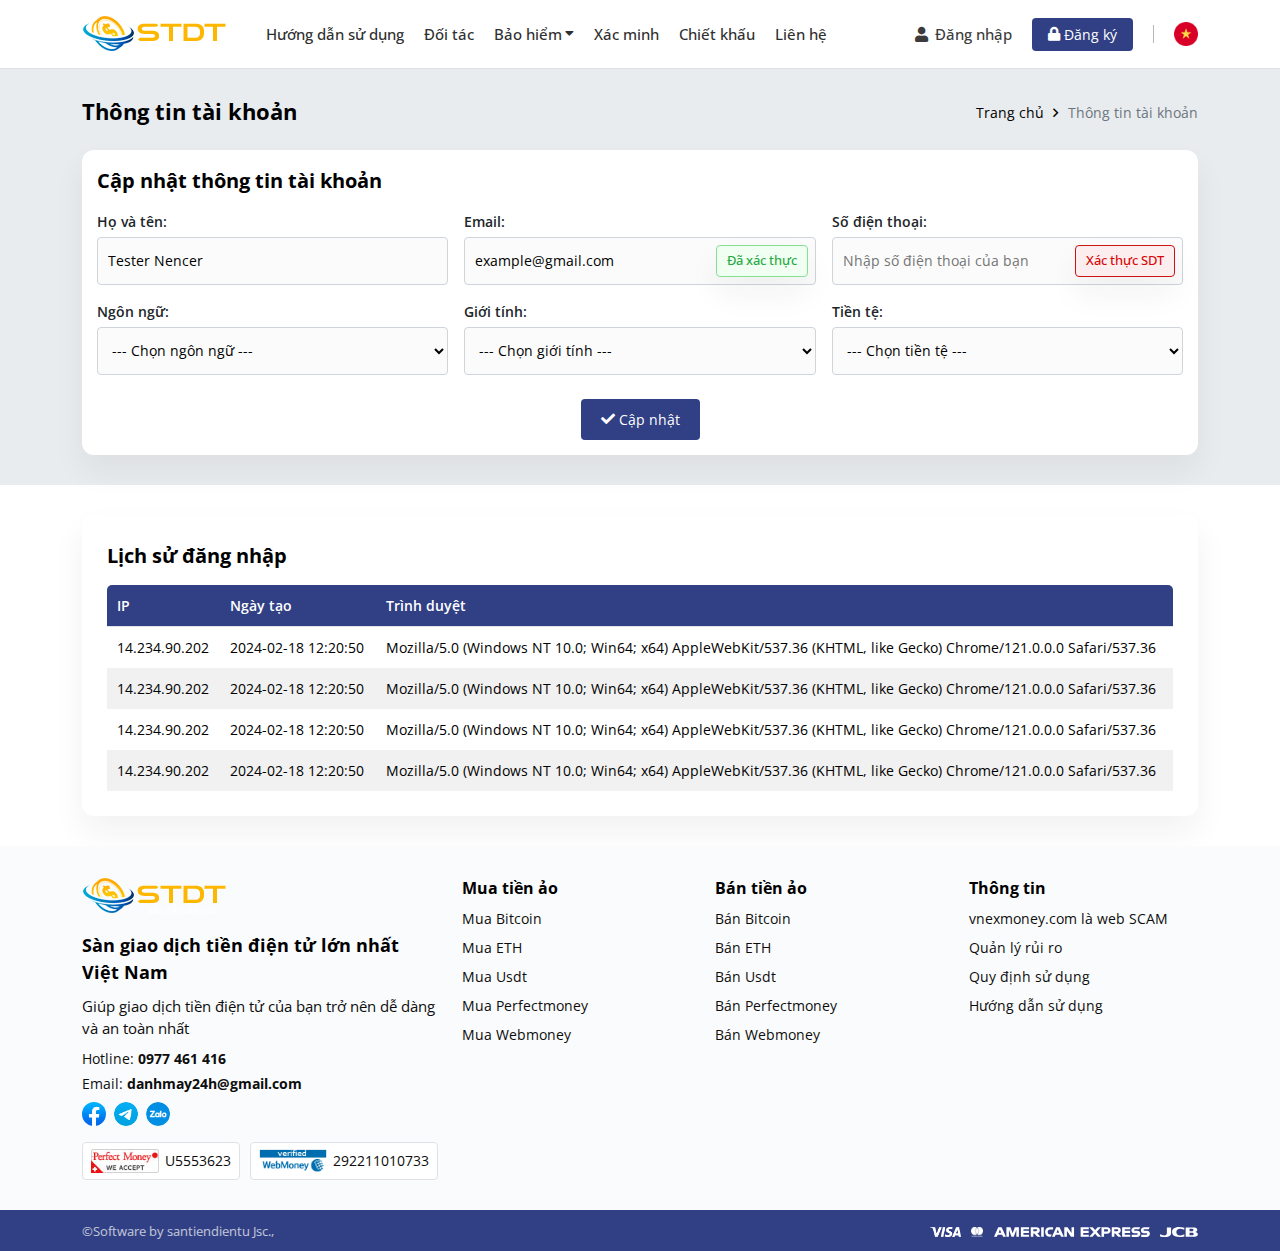
<file: thong-tin-tai-khoan.html>
<!DOCTYPE html>
<html lang="vi">
<head>
    <meta charset="UTF-8">
    <meta name="viewport"
          content="width=device-width, user-scalable=no, initial-scale=1.0, maximum-scale=1.0, minimum-scale=1.0">

    <title>Thông tin tài khoản - Sàn tiền điện tử</title>
    <meta name="description" content="Sàn tiền điện tử">
    <meta name="author" content="">

    <meta property="og:title" content="Sàn tiền điện tử">
    <meta property="og:type" content="website">
    <meta property="og:url" content="">
    <meta property="og:description" content="Sàn tiền điện tử">
    <meta property="og:image" content="./assets/images/logo.png">

    <link rel="preconnect" href="https://fonts.googleapis.com">
    <link rel="preconnect" href="https://fonts.gstatic.com" crossorigin>
    <link href="https://fonts.googleapis.com/css2?family=Open+Sans:ital,wght@0,300..800;1,300..800&display=swap"
          rel="stylesheet">


    <link rel="icon" href="./assets/images/favicon.png">
    <link rel="apple-touch-icon" href="./assets/images/favicon.png">
    <link rel="stylesheet" href="./assets/plugins/bootstrap/css/bootstrap.min.css">
    <link rel="stylesheet" href="./assets/plugins/swiper/swiper-bundle.min.css">
    <link rel="stylesheet" href="./assets/plugins/fancybox/fancybox.min.css">
    <link rel="stylesheet" href="./assets/fonts/fontawesome/css/all.min.css">
    <link rel="stylesheet" href="./assets/css/base.css">
    <link rel="stylesheet" href="./assets/css/style.css">
    <link rel="stylesheet" href="./assets/css/responsive.css">

    <style>
        :root {
            --primary-color: #314084;
            --primary-hover: #263370;
            --primary-rgb: 49, 64, 132;
            --secondary-color: #F59C00;
            --secondary-hover: #ffb12b;
            --secondary-rgb: 245, 156, 0;
        }
    </style>
</head>
<body>

<div id="header" class="header">
    <div class="header-main">
        <div class="container">
            <div class="row align-items-center">
                <div class="col-lg-8 col-xl-9 col-5">
                    <div class="header-flex d-flex align-items-lg-center">
                        <a href="" class="d-inline-block header-logo">
                            <img src="./assets/images/logo.png" class="img-fluid header-logo_image" alt="">
                        </a>
                        <div class="header-navigation" id="header-navigation">
                            <ul>
                                <li class="navigation-logo d-flex d-lg-none">
                                    <a href="" class="d-inline-flex align-middle">
                                        <img src="./assets/images/logo.png" class="img-fluid">
                                    </a>
                                </li>
                                <li>
                                    <a href="">
                                        Hướng dẫn sử dụng
                                    </a>
                                </li>
                                <li>
                                    <a href="">
                                        Đối tác
                                    </a>
                                </li>
                                <li>
                                    <a href="">
                                        Bảo hiểm
                                        <i class="fas fa-caret-down"></i>
                                    </a>
                                    <ul>
                                        <li>
                                            <a href="">Bảo hiểm mua</a>
                                        </li>
                                        <li>
                                            <a href="">Bảo hiểm bán</a>
                                        </li>
                                        <li>
                                            <a href="">Bảo hiểm trao đổi</a>
                                        </li>
                                        <li>
                                            <a href="">Bảo hiểm chuyển tiền NH</a>
                                        </li>
                                    </ul>
                                </li>
                                <li>
                                    <a href="">
                                        Xác minh
                                    </a>
                                </li>
                                <li>
                                    <a href="">Chiết khấu</a>
                                </li>
                                <li>
                                    <a href="">
                                        Liên hệ
                                    </a>
                                </li>
                            </ul>
                        </div>
                    </div>
                </div>
                <div class="col-lg-4 col-xl-3 col-7">
                    <div class="header-action hstack align-items-center justify-content-end">
                        <div class="header-action_item header-users">
                            <div class="d-none d-lg-flex align-items-center justify-content-end gap-20px">
                                <a href="" class="header-login">
                                    <i class="fas fa-user me-1"></i>
                                    Đăng nhập
                                </a>
                                <a href="" class="header-register button-theme button-theme_primary">
                                    <i class="fas fa-lock me-1"></i>
                                    Đăng ký
                                </a>
                            </div>
                            <!-- Đã đăng nhập
                            <div class="d-lg-flex align-items-center justify-content-end gap-20px">
                                <div class="header-users_dropdown position-relative">
                                    <button type="button" class="header-login">
                                        <i class="fas fa-user me-1"></i>Tài khoản
                                    </button>
                                    <ul class="header-users_list">
                                        <li>
                                            <a href="">
                                                Quản lý tài khoản
                                            </a>
                                        </li>
                                        <li>
                                            <a href="">
                                                Ví
                                            </a>
                                        </li>
                                        <li>
                                            <a href="">
                                                Đơn hàng
                                            </a>
                                        </li>
                                        <li>
                                            <a href="">
                                                Đổi mật khẩu
                                            </a>
                                        </li>
                                        <li>
                                            <a href="">
                                                Đăng xuất
                                            </a>
                                        </li>
                                    </ul>
                                </div>
                                <div class="d-none d-flex align-items-center justify-content-end gap-20px">
                                    <span class="header-register button-theme button-theme_primary">
                                        <i class="fas fa-wallet me-1"></i>
                                        1,000,000,000 VND
                                    </span>
                                </div>
                            </div>
                             -->
                            <!-- Mobile -->
                            <div class="header-users_dropdown d-block d-lg-none position-relative">
                                <button type="button" class="header-login">
                                    <i class="fas fa-user me-1"></i>Tài khoản
                                </button>
                                <ul class="header-users_list">
                                    <li>
                                        <a href="">
                                            Đăng nhập
                                        </a>
                                    </li>
                                    <li>
                                        <a href="">
                                            Đăng ký
                                        </a>
                                    </li>
                                </ul>
                            </div>
                        </div>
                        <div class="header-action_item header-language position-relative">
                            <button type="button" class="header-language_button">
                                <img src="./assets/images/language/vn.png" class="img-fluid" alt="">
                            </button>
                            <ul class="header-language_list">
                                <li>
                                    <a href="">
                                        <img src="./assets/images/language/vn.png" class="img-fluid" alt="">
                                        Tiếng Việt
                                    </a>
                                </li>
                                <li>
                                    <a href="">
                                        <img src="./assets/images/language/en.png" class="img-fluid" alt="">
                                        English
                                    </a>
                                </li>
                            </ul>
                        </div>
                        <div class="header-hamburger d-flex d-lg-none">
                            <button type="button" class="hamburger-button" id="hamburger-button">
                                <span></span>
                                <span></span>
                                <span></span>
                                <span></span>
                            </button>
                        </div>
                    </div>
                </div>
            </div>
        </div>
    </div>
    <div class="header-overlay" id="header-overlay"></div>
</div>

<div id="main" class="main">
    <div class="section-gap section-hero">
        <div class="container">
            <div class="section-heading d-lg-flex align-items-center justify-content-between mb-4">
                <h1 class="heading-page">
                    Thông tin tài khoản
                </h1>
                <div class="section-breadcrumb">
                    <ol class="breadcrumb">
                        <li class="breadcrumb-item">
                            <a href="#">Trang chủ</a>
                        </li>
                        <li class="breadcrumb-item active">
                            Thông tin tài khoản
                        </li>
                    </ol>
                </div>
            </div>
            <div class="section-exchange">
                <div class="exchange-card">
                    <div class="exchange-card_body">
                        <div class="section-heading">
                            <div class="heading-title">
                                Cập nhật thông tin tài khoản
                            </div>
                        </div>
                        <form action="" class="form-theme">
                            <div class="row g-3">
                                <div class="col-lg-4 col-md-6 col-12">
                                    <label for="" class="form-theme_label">
                                        Họ và tên:
                                    </label>
                                    <input type="text" class="form-theme_control"
                                           placeholder="Nhập họ và tên của bạn" value="Tester Nencer">
                                </div>
                                <div class="col-lg-4 col-md-6 col-12">
                                    <label for="" class="form-theme_label">
                                        Email:
                                    </label>
                                    <div class="form-theme_group">
                                        <input type="text" class="form-theme_control"
                                               placeholder="Nhập email của bạn" value="example@gmail.com">
                                        <a href="" class="form-theme_append form-theme_append__success">
                                            Đã xác thực
                                        </a>
                                    </div>
                                </div>
                                <div class="col-lg-4 col-md-6 col-12">
                                    <label for="" class="form-theme_label">
                                        Số điện thoại:
                                    </label>
                                    <div class="form-theme_group">
                                        <input type="text" class="form-theme_control"
                                               placeholder="Nhập số điện thoại của bạn">
                                        <a href="" class="form-theme_append form-theme_append__danger">
                                            Xác thực SDT
                                        </a>
                                    </div>
                                </div>
                                <div class="col-lg-4 col-md-6 col-12">
                                    <label for="" class="form-theme_label">
                                        Ngôn ngữ:
                                    </label>
                                    <select name="" class="form-theme_control" id="">
                                        <option value="-1">--- Chọn ngôn ngữ ---</option>
                                        <option value="">Tiếng Việt</option>
                                        <option value="">English</option>
                                    </select>
                                </div>
                                <div class="col-lg-4 col-md-6 col-12">
                                    <label for="" class="form-theme_label">
                                        Giới tính:
                                    </label>
                                    <select name="" class="form-theme_control" id="">
                                        <option value="-1">--- Chọn giới tính ---</option>
                                        <option value="">Nam</option>
                                        <option value="">Nữ</option>
                                    </select>
                                </div>
                                <div class="col-lg-4 col-md-6 col-12">
                                    <label for="" class="form-theme_label">
                                        Tiền tệ:
                                    </label>
                                    <select name="" class="form-theme_control" id="">
                                        <option value="-1">--- Chọn tiền tệ ---</option>
                                        <option value="">VND</option>
                                        <option value="">USD</option>
                                    </select>
                                </div>
                                <div class="col-12 mt-4 text-center">
                                    <button type="submit"
                                            class="button-theme button-theme_primary">
                                        <i class="fas fa-check me-1"></i>
                                        Cập nhật
                                    </button>
                                </div>
                            </div>
                        </form>
                    </div>
                </div>
            </div>
        </div>
    </div>
    <div class="section-table section-gap">
        <div class="container">
            <div class="table-item h-auto">
                <div class="section-heading">
                    <div class="heading-title">
                        Lịch sử đăng nhập
                    </div>
                </div>
                <div class="table-inner">
                    <div class="table-responsive">
                        <table class="table align-middle">
                            <thead>
                            <tr>
                                <th class="text-start">IP</th>
                                <th class="text-start">Ngày tạo</th>
                                <th class="text-start">Trình duyệt</th>
                            </tr>
                            </thead>
                            <tbody>
                            <tr>
                                <td class="text-start">
                                    14.234.90.202
                                </td>
                                <td class="text-start">
                                    2024-02-18 12:20:50
                                </td>
                                <td class="text-start">
                                    Mozilla/5.0 (Windows NT 10.0; Win64; x64) AppleWebKit/537.36 (KHTML, like Gecko)
                                    Chrome/121.0.0.0 Safari/537.36
                                </td>
                            </tr>
                            <tr>
                                <td class="text-start">
                                    14.234.90.202
                                </td>
                                <td class="text-start">
                                    2024-02-18 12:20:50
                                </td>
                                <td class="text-start">
                                    Mozilla/5.0 (Windows NT 10.0; Win64; x64) AppleWebKit/537.36 (KHTML, like Gecko)
                                    Chrome/121.0.0.0 Safari/537.36
                                </td>
                            </tr>
                            <tr>
                                <td class="text-start">
                                    14.234.90.202
                                </td>
                                <td class="text-start">
                                    2024-02-18 12:20:50
                                </td>
                                <td class="text-start">
                                    Mozilla/5.0 (Windows NT 10.0; Win64; x64) AppleWebKit/537.36 (KHTML, like Gecko)
                                    Chrome/121.0.0.0 Safari/537.36
                                </td>
                            </tr>
                            <tr>
                                <td class="text-start">
                                    14.234.90.202
                                </td>
                                <td class="text-start">
                                    2024-02-18 12:20:50
                                </td>
                                <td class="text-start">
                                    Mozilla/5.0 (Windows NT 10.0; Win64; x64) AppleWebKit/537.36 (KHTML, like Gecko)
                                    Chrome/121.0.0.0 Safari/537.36
                                </td>
                            </tr>
                            </tbody>
                        </table>
                    </div>
                </div>
            </div>
        </div>
    </div>
</div>

<footer id="footer" class="footer">
	<div class="footer-top">
		<div class="container">
			<div class="row g-4">
				<div class="col-lg-4">
					<div class="footer-item">
						<a href="" class="d-inline-block footer-logo">
							<img src="./assets/images/logo.png" class="img-fluid footer-logo_image" alt="">
						</a>
						<div class="footer-title">
							Sàn giao dịch tiền điện tử lớn nhất Việt Nam
						</div>
						<div class="footer-sub">
							Giúp giao dịch tiền điện tử của bạn trở nên dễ dàng và an toàn nhất
						</div>
						<div class="footer-contact">
							<div class="footer-contact_item">
								Hotline:
								<a href="" class="d-inline-block color-inherit fw-bold">
									0977 461 416
								</a>
							</div>
							<div class="footer-contact_item">
								Email:
								<a href="" class="d-inline-block color-inherit fw-bold">
									danhmay24h@gmail.com
								</a>
							</div>
						</div>
						<div class="footer-social">
							<a href="" class="footer-social_item">
								<img src="./assets/images/social/facebook.png" class="rounded-circle img-fluid" alt="">
							</a>
							<a href="" class="footer-social_item">
								<img src="./assets/images/social/instagram.png" class="rounded-circle img-fluid" alt="">
							</a>
							<a href="" class="footer-social_item">
								<img src="./assets/images/social/zalo.png" class="rounded-circle img-fluid" alt="">
							</a>
						</div>
						<div class="footer-partner hstack">
							<a href="" class="footer-partner_item">
								<img src="./assets/images/pm_cert.png" class="img-fluid" alt="">
								U5553623
							</a>
							<a href="" class="footer-partner_item">
								<img src="./assets/images/v_blue_on_white_en.png" class="img-fluid" alt="">
								292211010733
							</a>
						</div>
					</div>
				</div>
				<div class="col-lg-8">
					<div class="row g-4">
						<div class="col-6 col-lg-4">
							<div class="footer-list">
								<div class="footer-list_title">
									Mua tiền ảo
								</div>
								<div class="footer-list_items">
									<a href="" class="d-inline-block footer-list_item">
										Mua Bitcoin
									</a>
									<a href="" class="d-inline-block footer-list_item">
										Mua ETH
									</a>
									<a href="" class="d-inline-block footer-list_item">
										Mua Usdt
									</a>
									<a href="" class="d-inline-block footer-list_item">
										Mua Perfectmoney
									</a>
									<a href="" class="d-inline-block footer-list_item">
										Mua Webmoney
									</a>
								</div>
							</div>
						</div>
						<div class="col-6 col-lg-4">
							<div class="footer-list">
								<div class="footer-list_title">
									Bán tiền ảo
								</div>
								<div class="footer-list_items">
									<a href="" class="d-inline-block footer-list_item">
										Bán Bitcoin
									</a>
									<a href="" class="d-inline-block footer-list_item">
										Bán ETH
									</a>
									<a href="" class="d-inline-block footer-list_item">
										Bán Usdt
									</a>
									<a href="" class="d-inline-block footer-list_item">
										Bán Perfectmoney
									</a>
									<a href="" class="d-inline-block footer-list_item">
										Bán Webmoney
									</a>
								</div>
							</div>
						</div>
						<div class="col-6 col-lg-4">
							<div class="footer-list">
								<div class="footer-list_title">
									Thông tin
								</div>
								<div class="footer-list_items">
									<a href="" class="d-inline-block footer-list_item">
										vnexmoney.com là web SCAM
									</a>
									<a href="" class="d-inline-block footer-list_item">
										Quản lý rủi ro
									</a>
									<a href="" class="d-inline-block footer-list_item">
										Quy định sử dụng
									</a>
									<a href="" class="d-inline-block footer-list_item">
										Hướng dẫn sử dụng
									</a>
								</div>
							</div>
						</div>
					</div>
				</div>
			</div>
		</div>
	</div>
	<div class="footer-bottom">
		<div class="container">
			<div class="row justify-content-center justify-content-lg-between">
				<div class="col-auto">
					<a href="" class="d-inline-block text-white footer-copyright">
						©Software by santiendientu Jsc.,
					</a>
				</div>
				<div class="col-auto">
					<div class="hstack justify-content-end gap-10px footer-logos">
						<a href="javascript:void(0)">
							<img src="./assets/images/visa-logo.webp" alt="">
						</a>
						<a href="javascript:void(0)">
							<img src="./assets/images/master-logo.png" alt="">
						</a>
						<a href="javascript:void(0)">
							<img src="./assets/images/american-express-logo.svg" alt="">
						</a>
						<a href="javascript:void(0)">
							<img src="./assets/images/JCB-logo.svg" alt="">
						</a>
					</div>
				</div>
			</div>
		</div>
	</div>
</footer>

<script type=" text/javascript" src="./assets/plugins/jquery.min.js"></script>
<script type="text/javascript"
        src="./assets/plugins/bootstrap/js/bootstrap.bundle.min.js"></script>
<script type="text/javascript" src="./assets/plugins/swiper/swiper-bundle.min.js"></script>
<script type="text/javascript" src="./assets/plugins/fancybox/fancybox.min.js"></script>
<script type="text/javascript" src="./assets/js/app.js"></script>
</body>
</html>
</file>
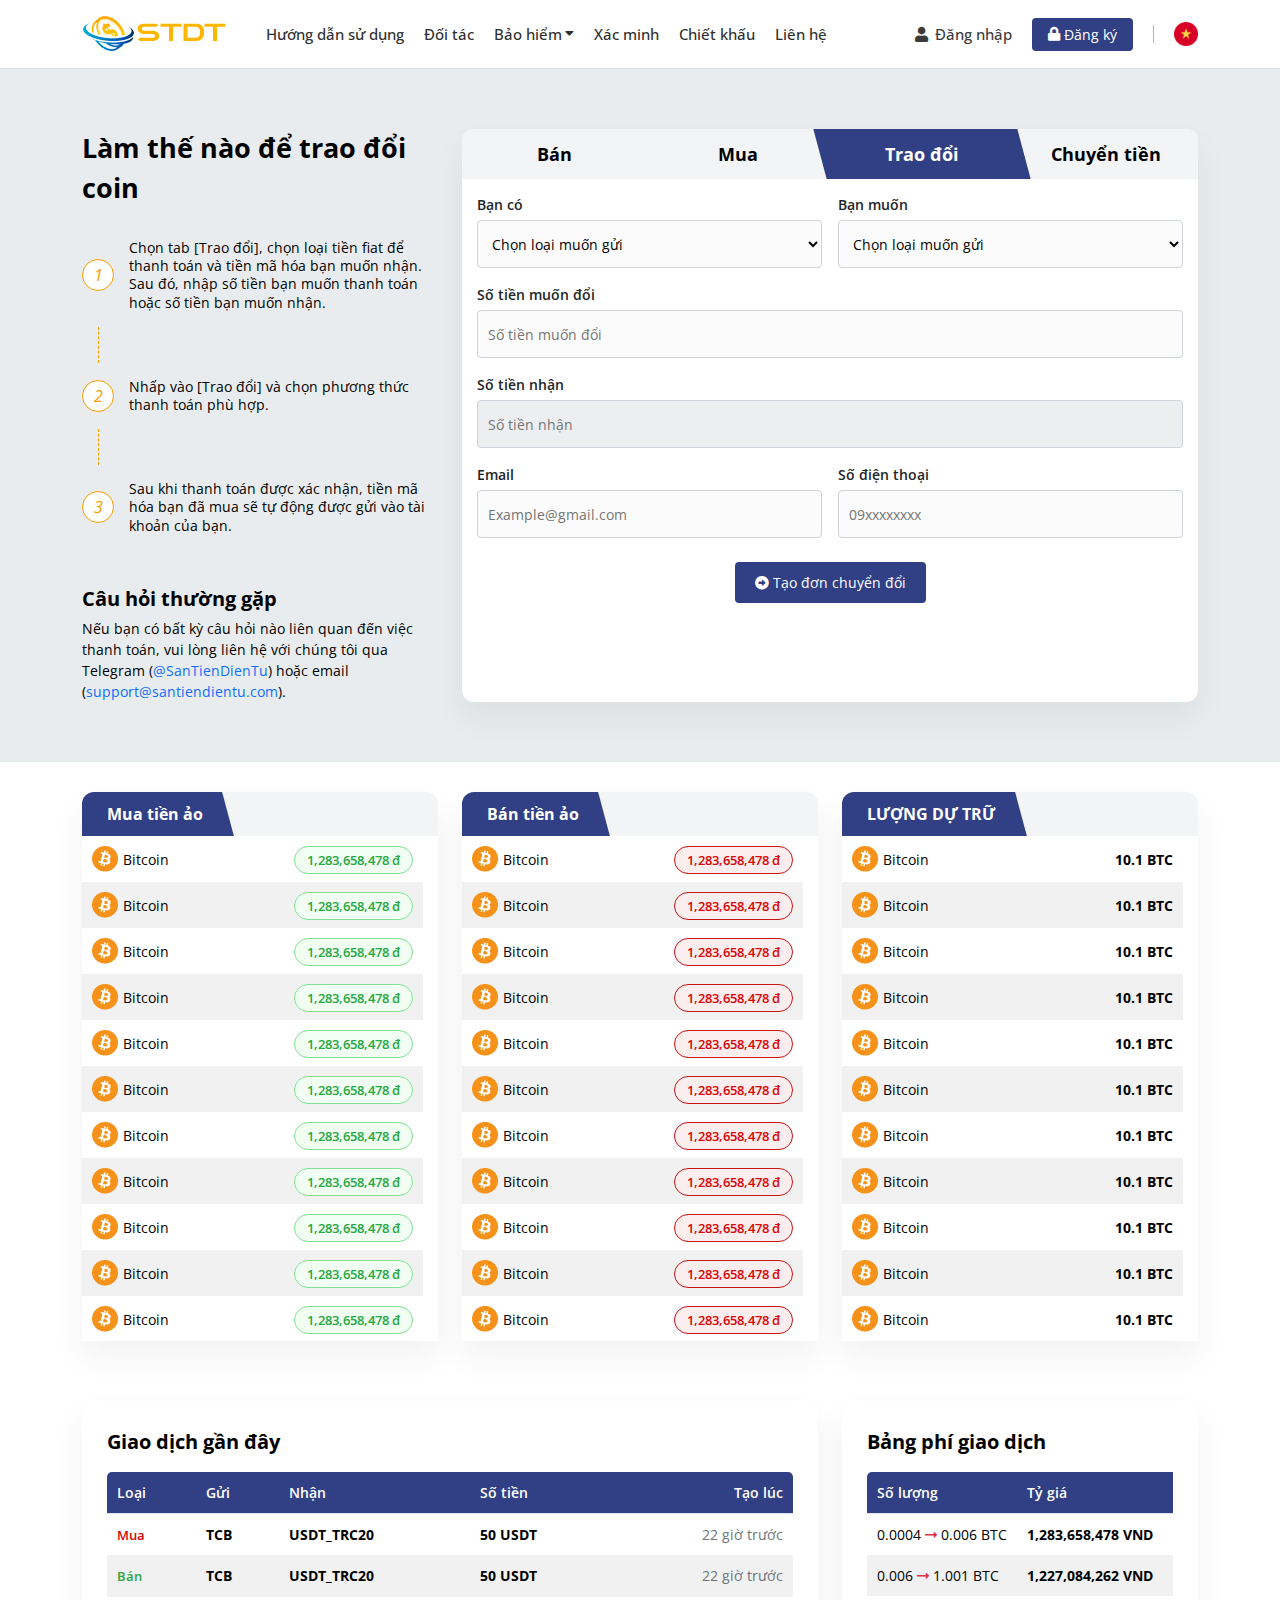
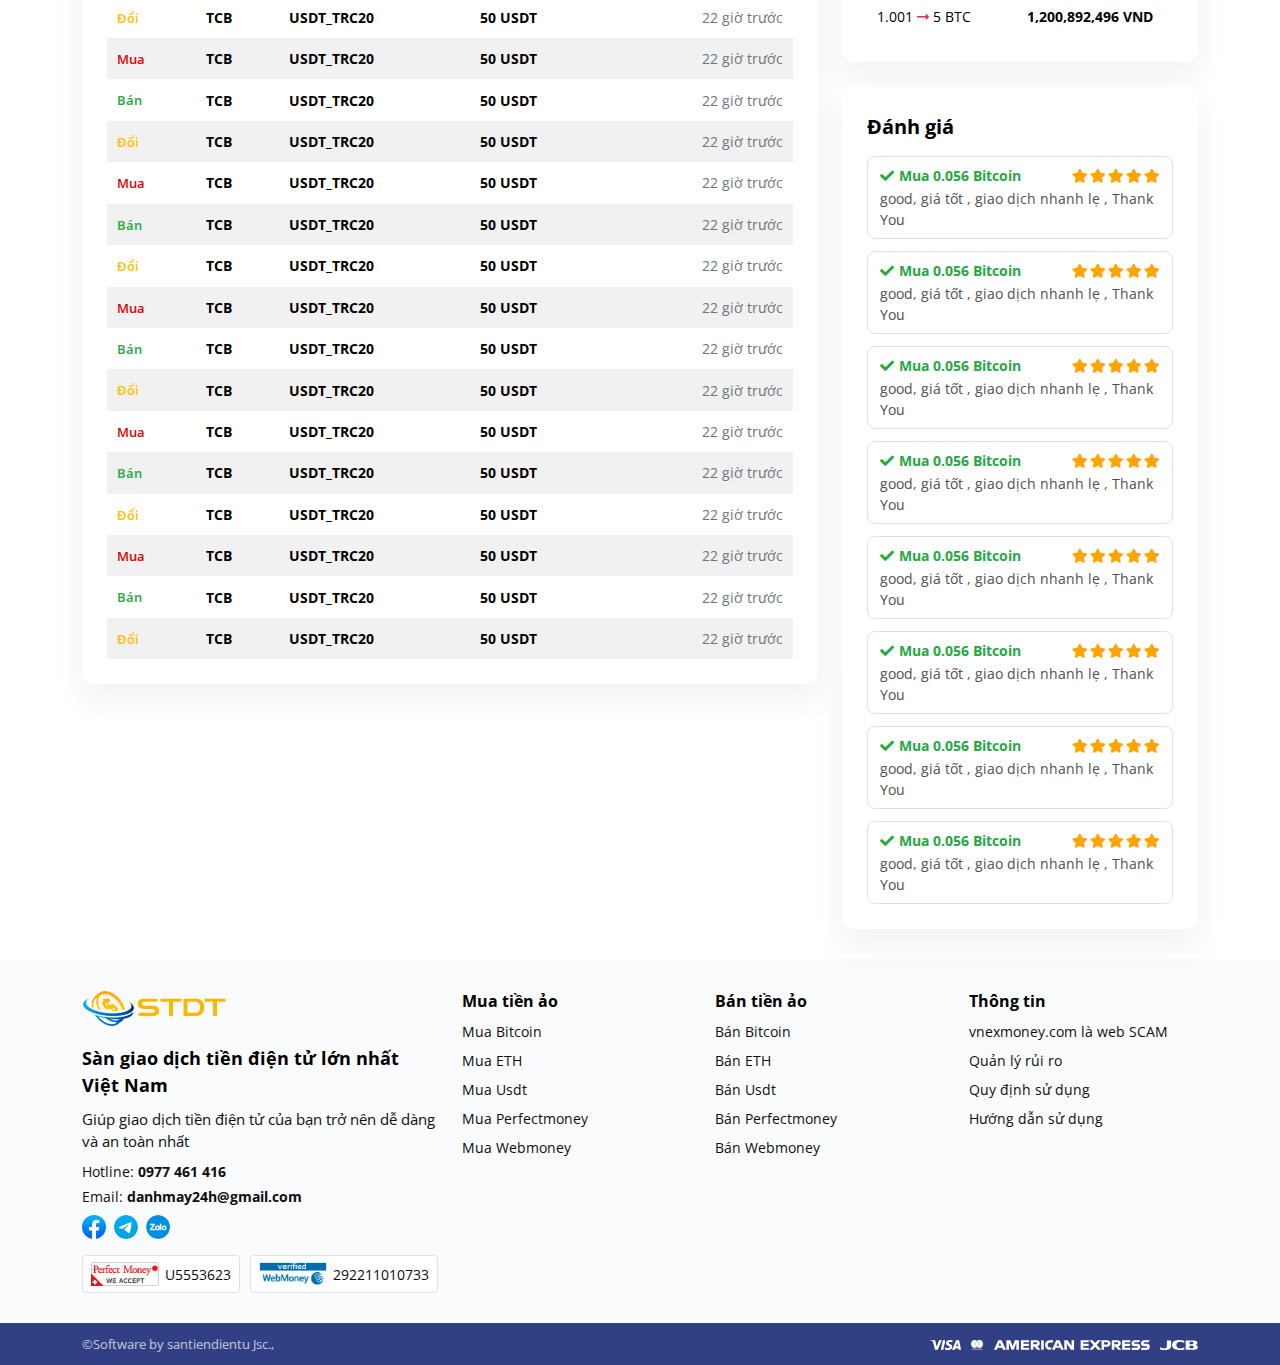
<file: trao-doi.html>
<!DOCTYPE html>
<html lang="vi">
<head>
    <meta charset="UTF-8">
    <meta name="viewport"
          content="width=device-width, user-scalable=no, initial-scale=1.0, maximum-scale=1.0, minimum-scale=1.0">

    <title>Trao đổi - Sàn tiền điện tử</title>
    <meta name="description" content="Sàn tiền điện tử">
    <meta name="author" content="">

    <meta property="og:title" content="Sàn tiền điện tử">
    <meta property="og:type" content="website">
    <meta property="og:url" content="">
    <meta property="og:description" content="Sàn tiền điện tử">
    <meta property="og:image" content="./assets/images/logo.png">

    <link rel="preconnect" href="https://fonts.googleapis.com">
    <link rel="preconnect" href="https://fonts.gstatic.com" crossorigin>
    <link href="https://fonts.googleapis.com/css2?family=Open+Sans:ital,wght@0,300..800;1,300..800&display=swap"
          rel="stylesheet">


    <link rel="icon" href="./assets/images/favicon.png">
    <link rel="apple-touch-icon" href="./assets/images/favicon.png">
    <link rel="stylesheet" href="./assets/plugins/bootstrap/css/bootstrap.min.css">
    <link rel="stylesheet" href="./assets/plugins/swiper/swiper-bundle.min.css">
    <link rel="stylesheet" href="./assets/plugins/fancybox/fancybox.min.css">
    <link rel="stylesheet" href="./assets/fonts/fontawesome/css/all.min.css">
    <link rel="stylesheet" href="./assets/css/base.css">
    <link rel="stylesheet" href="./assets/css/style.css">
    <link rel="stylesheet" href="./assets/css/responsive.css">

    <style>
        :root {
            --primary-color: #314084;
            --primary-hover: #263370;
            --primary-rgb: 49, 64, 132;
            --secondary-color: #F59C00;
            --secondary-hover: #ffb12b;
            --secondary-rgb: 245, 156, 0;
        }
    </style>
</head>
<body>

<div id="header" class="header">
    <div class="header-main">
        <div class="container">
            <div class="row align-items-center">
                <div class="col-lg-8 col-xl-9 col-5">
                    <div class="header-flex d-flex align-items-lg-center">
                        <a href="" class="d-inline-block header-logo">
                            <img src="./assets/images/logo.png" class="img-fluid header-logo_image" alt="">
                        </a>
                        <div class="header-navigation" id="header-navigation">
                            <ul>
                                <li class="navigation-logo d-flex d-lg-none">
                                    <a href="" class="d-inline-flex align-middle">
                                        <img src="./assets/images/logo.png" class="img-fluid">
                                    </a>
                                </li>
                                <li>
                                    <a href="">
                                        Hướng dẫn sử dụng
                                    </a>
                                </li>
                                <li>
                                    <a href="">
                                        Đối tác
                                    </a>
                                </li>
                                <li>
                                    <a href="">
                                        Bảo hiểm
                                        <i class="fas fa-caret-down"></i>
                                    </a>
                                    <ul>
                                        <li>
                                            <a href="">Bảo hiểm mua</a>
                                        </li>
                                        <li>
                                            <a href="">Bảo hiểm bán</a>
                                        </li>
                                        <li>
                                            <a href="">Bảo hiểm trao đổi</a>
                                        </li>
                                        <li>
                                            <a href="">Bảo hiểm chuyển tiền NH</a>
                                        </li>
                                    </ul>
                                </li>
                                <li>
                                    <a href="">
                                        Xác minh
                                    </a>
                                </li>
                                <li>
                                    <a href="">Chiết khấu</a>
                                </li>
                                <li>
                                    <a href="">
                                        Liên hệ
                                    </a>
                                </li>
                            </ul>
                        </div>
                    </div>
                </div>
                <div class="col-lg-4 col-xl-3 col-7">
                    <div class="header-action hstack align-items-center justify-content-end">
                        <div class="header-action_item header-users">
                            <div class="d-none d-lg-flex align-items-center justify-content-end gap-20px">
                                <a href="" class="header-login">
                                    <i class="fas fa-user me-1"></i>
                                    Đăng nhập
                                </a>
                                <a href="" class="header-register button-theme button-theme_primary">
                                    <i class="fas fa-lock me-1"></i>
                                    Đăng ký
                                </a>
                            </div>
                            <!-- Đã đăng nhập
                            <div class="d-lg-flex align-items-center justify-content-end gap-20px">
                                <div class="header-users_dropdown position-relative">
                                    <button type="button" class="header-login">
                                        <i class="fas fa-user me-1"></i>Tài khoản
                                    </button>
                                    <ul class="header-users_list">
                                        <li>
                                            <a href="">
                                                Quản lý tài khoản
                                            </a>
                                        </li>
                                        <li>
                                            <a href="">
                                                Ví
                                            </a>
                                        </li>
                                        <li>
                                            <a href="">
                                                Đơn hàng
                                            </a>
                                        </li>
                                        <li>
                                            <a href="">
                                                Đổi mật khẩu
                                            </a>
                                        </li>
                                        <li>
                                            <a href="">
                                                Đăng xuất
                                            </a>
                                        </li>
                                    </ul>
                                </div>
                                <div class="d-none d-flex align-items-center justify-content-end gap-20px">
                                    <span class="header-register button-theme button-theme_primary">
                                        <i class="fas fa-wallet me-1"></i>
                                        1,000,000,000 VND
                                    </span>
                                </div>
                            </div>
                             -->
                            <!-- Mobile -->
                            <div class="header-users_dropdown d-block d-lg-none position-relative">
                                <button type="button" class="header-login">
                                    <i class="fas fa-user me-1"></i>Tài khoản
                                </button>
                                <ul class="header-users_list">
                                    <li>
                                        <a href="">
                                            Đăng nhập
                                        </a>
                                    </li>
                                    <li>
                                        <a href="">
                                            Đăng ký
                                        </a>
                                    </li>
                                </ul>
                            </div>
                        </div>
                        <div class="header-action_item header-language position-relative">
                            <button type="button" class="header-language_button">
                                <img src="./assets/images/language/vn.png" class="img-fluid" alt="">
                            </button>
                            <ul class="header-language_list">
                                <li>
                                    <a href="">
                                        <img src="./assets/images/language/vn.png" class="img-fluid" alt="">
                                        Tiếng Việt
                                    </a>
                                </li>
                                <li>
                                    <a href="">
                                        <img src="./assets/images/language/en.png" class="img-fluid" alt="">
                                        English
                                    </a>
                                </li>
                            </ul>
                        </div>
                        <div class="header-hamburger d-flex d-lg-none">
                            <button type="button" class="hamburger-button" id="hamburger-button">
                                <span></span>
                                <span></span>
                                <span></span>
                                <span></span>
                            </button>
                        </div>
                    </div>
                </div>
            </div>
        </div>
    </div>
    <div class="header-overlay" id="header-overlay"></div>
</div>

<div id="main" class="main">
    <div class="section-hero">
        <div class="container">
            <div class="section-exchange section-gap">
                <div class="row flex-lg-row flex-column-reverse g-4">
                    <div class="col-lg-4">
                        <div class="exchange-content tabContent">
                            <div class="exchange-title">
                                Làm thế nào để trao đổi coin
                            </div>
                            <div class="exchange-step">
                                <div class="exchange-step_item">
                                    <div class="exchange-step_number">
                                        1
                                    </div>
                                    <div class="exchange-step_content">
                                        Chọn tab [Trao đổi], chọn loại tiền fiat để thanh toán và tiền mã hóa bạn
                                        muốn nhận.
                                        Sau
                                        đó, nhập số tiền bạn muốn thanh toán hoặc số tiền bạn muốn nhận.
                                    </div>
                                </div>
                                <div class="exchange-step_divider"></div>
                                <div class="exchange-step_item">
                                    <div class="exchange-step_number">
                                        2
                                    </div>
                                    <div class="exchange-step_content">
                                        Nhấp vào [Trao đổi] và chọn phương thức thanh toán phù hợp.
                                    </div>
                                </div>
                                <div class="exchange-step_divider"></div>
                                <div class="exchange-step_item">
                                    <div class="exchange-step_number">
                                        3
                                    </div>
                                    <div class="exchange-step_content">
                                        Sau khi thanh toán được xác nhận, tiền mã hóa bạn đã mua sẽ tự động được gửi vào
                                        tài
                                        khoản của bạn.
                                    </div>
                                </div>
                            </div>
                        </div>
                        <div class="exchange-content mt-5">
                            <div class="exchange-sub">
                                Câu hỏi thường gặp
                            </div>
                            <div class="exchange-text">
                                Nếu bạn có bất kỳ câu hỏi nào liên quan đến việc thanh toán, vui lòng liên hệ với chúng
                                tôi
                                qua Telegram (<a href="">@SanTienDienTu</a>) hoặc email (<a href="">support@santiendientu.com</a>).
                            </div>
                        </div>
                    </div>
                    <div class="col-lg-8">
                        <div class="exchange-card">
	                        <div class="exchange-card_header">
		                        <ul class="nav nav-tabs">
			                        <li class="nav-item">
				                        <a class="nav-link"  href="./ban.html">
					                        Bán
				                        </a>
			                        </li>
			                        <li class="nav-item">
				                        <a class="nav-link" href="./mua.html">
					                        Mua
				                        </a>
			                        </li>
			                        <li class="nav-item">
				                        <a class="nav-link active" href="./trao-doi.html">
					                        Trao đổi
				                        </a>
			                        </li>
			                        <li class="nav-item">
				                        <a class="nav-link" href="./chuyen-tien.html">
					                        Chuyển tiền
				                        </a>
			                        </li>
		                        </ul>
	                        </div>
                            <div class="exchange-card_body">
                                <form action="" class="form-theme">
                                    <div class="row g-3">
                                        <div class="col-md-6 col-12">
                                            <label for="" class="form-theme_label">
                                                Bạn có
                                            </label>
                                            <select name="" class="form-theme_control" id="">
                                                <option value="-1">
                                                    Chọn loại muốn gửi
                                                </option>
                                                <option value="VCB">Ngân hàng TMCP Ngoại Thương Việt Nam
                                                    (VIETCOMBANK)
                                                </option>
                                                <option value="BIDV">Ngân hàng TMCP Đầu tư và phát triển Việt
                                                    Nam
                                                    (BIDV)
                                                </option>
                                                <option value="VTB">Ngân hàng TMCP Công thương Việt Nam
                                                    (VIETINBANK)
                                                </option>
                                                <option value="AGR">Ngân hàng NN VA PTNT Việt Nam (AGRIBANK)
                                                </option>
                                                <option value="SAC">Ngân hàng TMCP Sài Gòn Thương Tín
                                                    (SACOMBANK)
                                                </option>
                                                <option value="DAB">Ngân hàng TMCP Đông Á (DONGABANK)</option>
                                                <option value="VPBANK">Ngân hàng TMCP Việt Nam Thịnh Vượng
                                                    (VPBANK)
                                                </option>
                                                <option value="TPBANK">Ngân hàng TMCP Tiên Phong (TPBANK)
                                                </option>
                                            </select>
                                        </div>
                                        <div class="col-md-6 col-12">
                                            <label for="" class="form-theme_label">
                                                Bạn muốn
                                            </label>
                                            <select name="" class="form-theme_control" id="">
                                                <option value="-1">
                                                    Chọn loại muốn gửi
                                                </option>
                                                <option value="VCB">Ngân hàng TMCP Ngoại Thương Việt Nam
                                                    (VIETCOMBANK)
                                                </option>
                                                <option value="BIDV">Ngân hàng TMCP Đầu tư và phát triển Việt
                                                    Nam
                                                    (BIDV)
                                                </option>
                                                <option value="VTB">Ngân hàng TMCP Công thương Việt Nam
                                                    (VIETINBANK)
                                                </option>
                                                <option value="AGR">Ngân hàng NN VA PTNT Việt Nam (AGRIBANK)
                                                </option>
                                                <option value="SAC">Ngân hàng TMCP Sài Gòn Thương Tín
                                                    (SACOMBANK)
                                                </option>
                                                <option value="DAB">Ngân hàng TMCP Đông Á (DONGABANK)</option>
                                                <option value="VPBANK">Ngân hàng TMCP Việt Nam Thịnh Vượng
                                                    (VPBANK)
                                                </option>
                                                <option value="TPBANK">Ngân hàng TMCP Tiên Phong (TPBANK)
                                                </option>
                                            </select>
                                        </div>
                                        <div class="col-md-12">
                                            <label for="" class="form-theme_label">
                                                Số tiền muốn đổi
                                            </label>
                                            <input type="text" class="form-theme_control"
                                                   placeholder="Số tiền muốn đổi">
                                        </div>
                                        <div class="col-md-12">
                                            <label for="" class="form-theme_label">
                                                Số tiền nhận
                                            </label>
                                            <input type="text" class="form-theme_control" disabled=""
                                                   placeholder="Số tiền nhận">
                                        </div>
                                        <div class="col-md-6">
                                            <label for="" class="form-theme_label">
                                                Email
                                            </label>
                                            <input type="text" class="form-theme_control"
                                                   placeholder="Example@gmail.com">
                                        </div>
                                        <div class="col-md-6">
                                            <label for="" class="form-theme_label">
                                                Số điện thoại
                                            </label>
                                            <input type="text" class="form-theme_control" placeholder="09xxxxxxxx">
                                        </div>
                                        <div class="col-12 mt-4 text-center">
                                            <button type="submit" class="button-theme button-theme_primary">
                                                <i class="fas fa-arrow-alt-circle-right me-1"></i>
                                                Tạo đơn chuyển đổi
                                            </button>
                                        </div>
                                    </div>
                                </form>
                            </div>
                        </div>
                    </div>
                </div>
            </div>
        </div>
    </div>
	<div class="section-table section-gap">
	<div class="container">
		<div class="row g-4">
			<div class="col-md-4">
				<div class="table-item table-price table-scroll">
					<div class="table-header">
						<div class="table-header_title">
							Mua tiền ảo
						</div>
					</div>
					<div class="table-inner">
						<table class="table align-middle">
							<tbody>
							<tr>
								<td class="text-start">
									<a href="" class="hstack gap-5px color-inherit">
										<img src="./assets/images/coin/btc.png" height="26" width="26" alt="">
										Bitcoin
									</a>
								</td>
								<td class="text-end">
									<a href="" class="table-badge table-badge_success">
										1,283,658,478 đ
									</a>
								</td>
							</tr>
							<tr>
								<td class="text-start">
									<a href="" class="hstack gap-5px color-inherit">
										<img src="./assets/images/coin/btc.png" height="26" width="26" alt="">
										Bitcoin
									</a>
								</td>
								<td class="text-end">
									<a href="" class="table-badge table-badge_success">
										1,283,658,478 đ
									</a>
								</td>
							</tr>
							<tr>
								<td class="text-start">
									<a href="" class="hstack gap-5px color-inherit">
										<img src="./assets/images/coin/btc.png" height="26" width="26" alt="">
										Bitcoin
									</a>
								</td>
								<td class="text-end">
									<a href="" class="table-badge table-badge_success">
										1,283,658,478 đ
									</a>
								</td>
							</tr>
							<tr>
								<td class="text-start">
									<a href="" class="hstack gap-5px color-inherit">
										<img src="./assets/images/coin/btc.png" height="26" width="26" alt="">
										Bitcoin
									</a>
								</td>
								<td class="text-end">
									<a href="" class="table-badge table-badge_success">
										1,283,658,478 đ
									</a>
								</td>
							</tr>
							<tr>
								<td class="text-start">
									<a href="" class="hstack gap-5px color-inherit">
										<img src="./assets/images/coin/btc.png" height="26" width="26" alt="">
										Bitcoin
									</a>
								</td>
								<td class="text-end">
									<a href="" class="table-badge table-badge_success">
										1,283,658,478 đ
									</a>
								</td>
							</tr>
							<tr>
								<td class="text-start">
									<a href="" class="hstack gap-5px color-inherit">
										<img src="./assets/images/coin/btc.png" height="26" width="26" alt="">
										Bitcoin
									</a>
								</td>
								<td class="text-end">
									<a href="" class="table-badge table-badge_success">
										1,283,658,478 đ
									</a>
								</td>
							</tr>
							<tr>
								<td class="text-start">
									<a href="" class="hstack gap-5px color-inherit">
										<img src="./assets/images/coin/btc.png" height="26" width="26" alt="">
										Bitcoin
									</a>
								</td>
								<td class="text-end">
									<a href="" class="table-badge table-badge_success">
										1,283,658,478 đ
									</a>
								</td>
							</tr>
							<tr>
								<td class="text-start">
									<a href="" class="hstack gap-5px color-inherit">
										<img src="./assets/images/coin/btc.png" height="26" width="26" alt="">
										Bitcoin
									</a>
								</td>
								<td class="text-end">
									<a href="" class="table-badge table-badge_success">
										1,283,658,478 đ
									</a>
								</td>
							</tr>
							<tr>
								<td class="text-start">
									<a href="" class="hstack gap-5px color-inherit">
										<img src="./assets/images/coin/btc.png" height="26" width="26" alt="">
										Bitcoin
									</a>
								</td>
								<td class="text-end">
									<a href="" class="table-badge table-badge_success">
										1,283,658,478 đ
									</a>
								</td>
							</tr>
							<tr>
								<td class="text-start">
									<a href="" class="hstack gap-5px color-inherit">
										<img src="./assets/images/coin/btc.png" height="26" width="26" alt="">
										Bitcoin
									</a>
								</td>
								<td class="text-end">
									<a href="" class="table-badge table-badge_success">
										1,283,658,478 đ
									</a>
								</td>
							</tr>
							<tr>
								<td class="text-start">
									<a href="" class="hstack gap-5px color-inherit">
										<img src="./assets/images/coin/btc.png" height="26" width="26" alt="">
										Bitcoin
									</a>
								</td>
								<td class="text-end">
									<a href="" class="table-badge table-badge_success">
										1,283,658,478 đ
									</a>
								</td>
							</tr>
							<tr>
								<td class="text-start">
									<a href="" class="hstack gap-5px color-inherit">
										<img src="./assets/images/coin/btc.png" height="26" width="26" alt="">
										Bitcoin
									</a>
								</td>
								<td class="text-end">
									<a href="" class="table-badge table-badge_success">
										1,283,658,478 đ
									</a>
								</td>
							</tr>
							<tr>
								<td class="text-start">
									<a href="" class="hstack gap-5px color-inherit">
										<img src="./assets/images/coin/btc.png" height="26" width="26" alt="">
										Bitcoin
									</a>
								</td>
								<td class="text-end">
									<a href="" class="table-badge table-badge_success">
										1,283,658,478 đ
									</a>
								</td>
							</tr>
							<tr>
								<td class="text-start">
									<a href="" class="hstack gap-5px color-inherit">
										<img src="./assets/images/coin/btc.png" height="26" width="26" alt="">
										Bitcoin
									</a>
								</td>
								<td class="text-end">
									<a href="" class="table-badge table-badge_success">
										1,283,658,478 đ
									</a>
								</td>
							</tr>
							<tr>
								<td class="text-start">
									<a href="" class="hstack gap-5px color-inherit">
										<img src="./assets/images/coin/btc.png" height="26" width="26" alt="">
										Bitcoin
									</a>
								</td>
								<td class="text-end">
									<a href="" class="table-badge table-badge_success">
										1,283,658,478 đ
									</a>
								</td>
							</tr>
							</tbody>
						</table>
					</div>
				</div>
			</div>
			<div class="col-md-4">
				<div class="table-item table-price table-scroll">
					<div class="table-header">
						<div class="table-header_title">
							Bán tiền ảo
						</div>
					</div>
					<div class="table-inner">
						<table class="table align-middle">
							<tbody>
							<tr>
								<td class="text-start">
									<a href="" class="hstack gap-5px color-inherit">
										<img src="./assets/images/coin/btc.png" height="26" width="26" alt="">
										Bitcoin
									</a>
								</td>
								<td class="text-end">
									<a href="" class="table-badge table-badge_danger">
										1,283,658,478 đ
									</a>
								</td>
							</tr>
							<tr>
								<td class="text-start">
									<a href="" class="hstack gap-5px color-inherit">
										<img src="./assets/images/coin/btc.png" height="26" width="26" alt="">
										Bitcoin
									</a>
								</td>
								<td class="text-end">
									<a href="" class="table-badge table-badge_danger">
										1,283,658,478 đ
									</a>
								</td>
							</tr>
							<tr>
								<td class="text-start">
									<a href="" class="hstack gap-5px color-inherit">
										<img src="./assets/images/coin/btc.png" height="26" width="26" alt="">
										Bitcoin
									</a>
								</td>
								<td class="text-end">
									<a href="" class="table-badge table-badge_danger">
										1,283,658,478 đ
									</a>
								</td>
							</tr>
							<tr>
								<td class="text-start">
									<a href="" class="hstack gap-5px color-inherit">
										<img src="./assets/images/coin/btc.png" height="26" width="26" alt="">
										Bitcoin
									</a>
								</td>
								<td class="text-end">
									<a href="" class="table-badge table-badge_danger">
										1,283,658,478 đ
									</a>
								</td>
							</tr>
							<tr>
								<td class="text-start">
									<a href="" class="hstack gap-5px color-inherit">
										<img src="./assets/images/coin/btc.png" height="26" width="26" alt="">
										Bitcoin
									</a>
								</td>
								<td class="text-end">
									<a href="" class="table-badge table-badge_danger">
										1,283,658,478 đ
									</a>
								</td>
							</tr>
							<tr>
								<td class="text-start">
									<a href="" class="hstack gap-5px color-inherit">
										<img src="./assets/images/coin/btc.png" height="26" width="26" alt="">
										Bitcoin
									</a>
								</td>
								<td class="text-end">
									<a href="" class="table-badge table-badge_danger">
										1,283,658,478 đ
									</a>
								</td>
							</tr>
							<tr>
								<td class="text-start">
									<a href="" class="hstack gap-5px color-inherit">
										<img src="./assets/images/coin/btc.png" height="26" width="26" alt="">
										Bitcoin
									</a>
								</td>
								<td class="text-end">
									<a href="" class="table-badge table-badge_danger">
										1,283,658,478 đ
									</a>
								</td>
							</tr>
							<tr>
								<td class="text-start">
									<a href="" class="hstack gap-5px color-inherit">
										<img src="./assets/images/coin/btc.png" height="26" width="26" alt="">
										Bitcoin
									</a>
								</td>
								<td class="text-end">
									<a href="" class="table-badge table-badge_danger">
										1,283,658,478 đ
									</a>
								</td>
							</tr>
							<tr>
								<td class="text-start">
									<a href="" class="hstack gap-5px color-inherit">
										<img src="./assets/images/coin/btc.png" height="26" width="26" alt="">
										Bitcoin
									</a>
								</td>
								<td class="text-end">
									<a href="" class="table-badge table-badge_danger">
										1,283,658,478 đ
									</a>
								</td>
							</tr>
							<tr>
								<td class="text-start">
									<a href="" class="hstack gap-5px color-inherit">
										<img src="./assets/images/coin/btc.png" height="26" width="26" alt="">
										Bitcoin
									</a>
								</td>
								<td class="text-end">
									<a href="" class="table-badge table-badge_danger">
										1,283,658,478 đ
									</a>
								</td>
							</tr>
							<tr>
								<td class="text-start">
									<a href="" class="hstack gap-5px color-inherit">
										<img src="./assets/images/coin/btc.png" height="26" width="26" alt="">
										Bitcoin
									</a>
								</td>
								<td class="text-end">
									<a href="" class="table-badge table-badge_danger">
										1,283,658,478 đ
									</a>
								</td>
							</tr>
							<tr>
								<td class="text-start">
									<a href="" class="hstack gap-5px color-inherit">
										<img src="./assets/images/coin/btc.png" height="26" width="26" alt="">
										Bitcoin
									</a>
								</td>
								<td class="text-end">
									<a href="" class="table-badge table-badge_danger">
										1,283,658,478 đ
									</a>
								</td>
							</tr>
							<tr>
								<td class="text-start">
									<a href="" class="hstack gap-5px color-inherit">
										<img src="./assets/images/coin/btc.png" height="26" width="26" alt="">
										Bitcoin
									</a>
								</td>
								<td class="text-end">
									<a href="" class="table-badge table-badge_danger">
										1,283,658,478 đ
									</a>
								</td>
							</tr>
							<tr>
								<td class="text-start">
									<a href="" class="hstack gap-5px color-inherit">
										<img src="./assets/images/coin/btc.png" height="26" width="26" alt="">
										Bitcoin
									</a>
								</td>
								<td class="text-end">
									<a href="" class="table-badge table-badge_danger">
										1,283,658,478 đ
									</a>
								</td>
							</tr>
							<tr>
								<td class="text-start">
									<a href="" class="hstack gap-5px color-inherit">
										<img src="./assets/images/coin/btc.png" height="26" width="26" alt="">
										Bitcoin
									</a>
								</td>
								<td class="text-end">
									<a href="" class="table-badge table-badge_danger">
										1,283,658,478 đ
									</a>
								</td>
							</tr>
							</tbody>
						</table>
					</div>
				</div>
			</div>
			<div class="col-md-4">
				<div class="table-item table-price table-scroll">
					<div class="table-header">
						<div class="table-header_title">
							LƯỢNG DỰ TRỮ
						</div>
					</div>
					<div class="table-inner">
						<table class="table align-middle">
							<tbody>
							<tr>
								<td class="text-start">
									<div href="" class="hstack gap-5px color-inherit">
										<img src="./assets/images/coin/btc.png" height="26" width="26" alt="">
										Bitcoin
									</div>
								</td>
								<td class="text-end">
									<strong>10.1 BTC</strong>
								</td>
							</tr>
							<tr>
								<td class="text-start">
									<div href="" class="hstack gap-5px color-inherit">
										<img src="./assets/images/coin/btc.png" height="26" width="26" alt="">
										Bitcoin
									</div>
								</td>
								<td class="text-end">
									<strong>10.1 BTC</strong>
								</td>
							</tr>
							<tr>
								<td class="text-start">
									<div href="" class="hstack gap-5px color-inherit">
										<img src="./assets/images/coin/btc.png" height="26" width="26" alt="">
										Bitcoin
									</div>
								</td>
								<td class="text-end">
									<strong>10.1 BTC</strong>
								</td>
							</tr>
							<tr>
								<td class="text-start">
									<div href="" class="hstack gap-5px color-inherit">
										<img src="./assets/images/coin/btc.png" height="26" width="26" alt="">
										Bitcoin
									</div>
								</td>
								<td class="text-end">
									<strong>10.1 BTC</strong>
								</td>
							</tr>
							<tr>
								<td class="text-start">
									<div href="" class="hstack gap-5px color-inherit">
										<img src="./assets/images/coin/btc.png" height="26" width="26" alt="">
										Bitcoin
									</div>
								</td>
								<td class="text-end">
									<strong>10.1 BTC</strong>
								</td>
							</tr>
							<tr>
								<td class="text-start">
									<div href="" class="hstack gap-5px color-inherit">
										<img src="./assets/images/coin/btc.png" height="26" width="26" alt="">
										Bitcoin
									</div>
								</td>
								<td class="text-end">
									<strong>10.1 BTC</strong>
								</td>
							</tr>
							<tr>
								<td class="text-start">
									<div href="" class="hstack gap-5px color-inherit">
										<img src="./assets/images/coin/btc.png" height="26" width="26" alt="">
										Bitcoin
									</div>
								</td>
								<td class="text-end">
									<strong>10.1 BTC</strong>
								</td>
							</tr>
							<tr>
								<td class="text-start">
									<div href="" class="hstack gap-5px color-inherit">
										<img src="./assets/images/coin/btc.png" height="26" width="26" alt="">
										Bitcoin
									</div>
								</td>
								<td class="text-end">
									<strong>10.1 BTC</strong>
								</td>
							</tr>
							<tr>
								<td class="text-start">
									<div href="" class="hstack gap-5px color-inherit">
										<img src="./assets/images/coin/btc.png" height="26" width="26" alt="">
										Bitcoin
									</div>
								</td>
								<td class="text-end">
									<strong>10.1 BTC</strong>
								</td>
							</tr>
							<tr>
								<td class="text-start">
									<div href="" class="hstack gap-5px color-inherit">
										<img src="./assets/images/coin/btc.png" height="26" width="26" alt="">
										Bitcoin
									</div>
								</td>
								<td class="text-end">
									<strong>10.1 BTC</strong>
								</td>
							</tr>
							<tr>
								<td class="text-start">
									<div href="" class="hstack gap-5px color-inherit">
										<img src="./assets/images/coin/btc.png" height="26" width="26" alt="">
										Bitcoin
									</div>
								</td>
								<td class="text-end">
									<strong>10.1 BTC</strong>
								</td>
							</tr>
							<tr>
								<td class="text-start">
									<div href="" class="hstack gap-5px color-inherit">
										<img src="./assets/images/coin/btc.png" height="26" width="26" alt="">
										Bitcoin
									</div>
								</td>
								<td class="text-end">
									<strong>10.1 BTC</strong>
								</td>
							</tr>
							<tr>
								<td class="text-start">
									<div href="" class="hstack gap-5px color-inherit">
										<img src="./assets/images/coin/btc.png" height="26" width="26" alt="">
										Bitcoin
									</div>
								</td>
								<td class="text-end">
									<strong>10.1 BTC</strong>
								</td>
							</tr>
							<tr>
								<td class="text-start">
									<div href="" class="hstack gap-5px color-inherit">
										<img src="./assets/images/coin/btc.png" height="26" width="26" alt="">
										Bitcoin
									</div>
								</td>
								<td class="text-end">
									<strong>10.1 BTC</strong>
								</td>
							</tr>
							<tr>
								<td class="text-start">
									<div href="" class="hstack gap-5px color-inherit">
										<img src="./assets/images/coin/btc.png" height="26" width="26" alt="">
										Bitcoin
									</div>
								</td>
								<td class="text-end">
									<strong>10.1 BTC</strong>
								</td>
							</tr>
							<tr>
								<td class="text-start">
									<div href="" class="hstack gap-5px color-inherit">
										<img src="./assets/images/coin/btc.png" height="26" width="26" alt="">
										Bitcoin
									</div>
								</td>
								<td class="text-end">
									<strong>10.1 BTC</strong>
								</td>
							</tr>
							<tr>
								<td class="text-start">
									<div href="" class="hstack gap-5px color-inherit">
										<img src="./assets/images/coin/btc.png" height="26" width="26" alt="">
										Bitcoin
									</div>
								</td>
								<td class="text-end">
									<strong>10.1 BTC</strong>
								</td>
							</tr>
							<tr>
								<td class="text-start">
									<div href="" class="hstack gap-5px color-inherit">
										<img src="./assets/images/coin/btc.png" height="26" width="26" alt="">
										Bitcoin
									</div>
								</td>
								<td class="text-end">
									<strong>10.1 BTC</strong>
								</td>
							</tr>
							<tr>
								<td class="text-start">
									<div href="" class="hstack gap-5px color-inherit">
										<img src="./assets/images/coin/btc.png" height="26" width="26" alt="">
										Bitcoin
									</div>
								</td>
								<td class="text-end">
									<strong>10.1 BTC</strong>
								</td>
							</tr>
							<tr>
								<td class="text-start">
									<div href="" class="hstack gap-5px color-inherit">
										<img src="./assets/images/coin/btc.png" height="26" width="26" alt="">
										Bitcoin
									</div>
								</td>
								<td class="text-end">
									<strong>10.1 BTC</strong>
								</td>
							</tr>
							</tbody>
						</table>
					</div>
				</div>
			</div>
		</div>
	</div>
</div>
    <div class="section-table section-gap">
        <div class="container">
            <div class="row g-4">
                <div class="col-md-8">
                    <div class="table-item h-auto">
                        <div class="section-heading">
                            <div class="heading-title">
                                Giao dịch gần đây
                            </div>
                        </div>
                        <div class="table-inner">
                            <div class="table-responsive">
                                <table class="table align-middle">
                                    <thead>
                                    <tr>
                                        <th class="text-start">Loại</th>
                                        <th class="text-start">Gửi</th>
                                        <th class="text-start">Nhận</th>
                                        <th class="text-start">Số tiền</th>
                                        <th class="text-end">Tạo lúc</th>
                                    </tr>
                                    </thead>
                                    <tbody>
                                    <tr>
                                        <td class="text-start">
                                            <div class="table-alert table-alert_danger">
                                                Mua
                                            </div>
                                        </td>
                                        <td class="text-start">
                                            <strong>TCB</strong>
                                        </td>
                                        <td class="text-start">
                                            <strong>USDT_TRC20</strong>
                                        </td>
                                        <td class="text-start">
                                            <strong>50 USDT</strong>
                                        </td>
                                        <td class="text-end text-muted">
                                            22 giờ trước
                                        </td>
                                    </tr>
                                    <tr>
                                        <td class="text-start">
                                            <div class="table-alert table-alert_success">
                                                Bán
                                            </div>
                                        </td>
                                        <td class="text-start">
                                            <strong>TCB</strong>
                                        </td>
                                        <td class="text-start">
                                            <strong>USDT_TRC20</strong>
                                        </td>
                                        <td class="text-start">
                                            <strong>50 USDT</strong>
                                        </td>
                                        <td class="text-end text-muted">
                                            22 giờ trước
                                        </td>
                                    </tr>
                                    <tr>
                                        <td class="text-start">
                                            <div class="table-alert table-alert_warning">
                                                Đổi
                                            </div>
                                        </td>
                                        <td class="text-start">
                                            <strong>TCB</strong>
                                        </td>
                                        <td class="text-start">
                                            <strong>USDT_TRC20</strong>
                                        </td>
                                        <td class="text-start">
                                            <strong>50 USDT</strong>
                                        </td>
                                        <td class="text-end text-muted">
                                            22 giờ trước
                                        </td>
                                    </tr>
                                    <tr>
                                        <td class="text-start">
                                            <div class="table-alert table-alert_danger">
                                                Mua
                                            </div>
                                        </td>
                                        <td class="text-start">
                                            <strong>TCB</strong>
                                        </td>
                                        <td class="text-start">
                                            <strong>USDT_TRC20</strong>
                                        </td>
                                        <td class="text-start">
                                            <strong>50 USDT</strong>
                                        </td>
                                        <td class="text-end text-muted">
                                            22 giờ trước
                                        </td>
                                    </tr>
                                    <tr>
                                        <td class="text-start">
                                            <div class="table-alert table-alert_success">
                                                Bán
                                            </div>
                                        </td>
                                        <td class="text-start">
                                            <strong>TCB</strong>
                                        </td>
                                        <td class="text-start">
                                            <strong>USDT_TRC20</strong>
                                        </td>
                                        <td class="text-start">
                                            <strong>50 USDT</strong>
                                        </td>
                                        <td class="text-end text-muted">
                                            22 giờ trước
                                        </td>
                                    </tr>
                                    <tr>
                                        <td class="text-start">
                                            <div class="table-alert table-alert_warning">
                                                Đổi
                                            </div>
                                        </td>
                                        <td class="text-start">
                                            <strong>TCB</strong>
                                        </td>
                                        <td class="text-start">
                                            <strong>USDT_TRC20</strong>
                                        </td>
                                        <td class="text-start">
                                            <strong>50 USDT</strong>
                                        </td>
                                        <td class="text-end text-muted">
                                            22 giờ trước
                                        </td>
                                    </tr>
                                    <tr>
                                        <td class="text-start">
                                            <div class="table-alert table-alert_danger">
                                                Mua
                                            </div>
                                        </td>
                                        <td class="text-start">
                                            <strong>TCB</strong>
                                        </td>
                                        <td class="text-start">
                                            <strong>USDT_TRC20</strong>
                                        </td>
                                        <td class="text-start">
                                            <strong>50 USDT</strong>
                                        </td>
                                        <td class="text-end text-muted">
                                            22 giờ trước
                                        </td>
                                    </tr>
                                    <tr>
                                        <td class="text-start">
                                            <div class="table-alert table-alert_success">
                                                Bán
                                            </div>
                                        </td>
                                        <td class="text-start">
                                            <strong>TCB</strong>
                                        </td>
                                        <td class="text-start">
                                            <strong>USDT_TRC20</strong>
                                        </td>
                                        <td class="text-start">
                                            <strong>50 USDT</strong>
                                        </td>
                                        <td class="text-end text-muted">
                                            22 giờ trước
                                        </td>
                                    </tr>
                                    <tr>
                                        <td class="text-start">
                                            <div class="table-alert table-alert_warning">
                                                Đổi
                                            </div>
                                        </td>
                                        <td class="text-start">
                                            <strong>TCB</strong>
                                        </td>
                                        <td class="text-start">
                                            <strong>USDT_TRC20</strong>
                                        </td>
                                        <td class="text-start">
                                            <strong>50 USDT</strong>
                                        </td>
                                        <td class="text-end text-muted">
                                            22 giờ trước
                                        </td>
                                    </tr>
                                    <tr>
                                        <td class="text-start">
                                            <div class="table-alert table-alert_danger">
                                                Mua
                                            </div>
                                        </td>
                                        <td class="text-start">
                                            <strong>TCB</strong>
                                        </td>
                                        <td class="text-start">
                                            <strong>USDT_TRC20</strong>
                                        </td>
                                        <td class="text-start">
                                            <strong>50 USDT</strong>
                                        </td>
                                        <td class="text-end text-muted">
                                            22 giờ trước
                                        </td>
                                    </tr>
                                    <tr>
                                        <td class="text-start">
                                            <div class="table-alert table-alert_success">
                                                Bán
                                            </div>
                                        </td>
                                        <td class="text-start">
                                            <strong>TCB</strong>
                                        </td>
                                        <td class="text-start">
                                            <strong>USDT_TRC20</strong>
                                        </td>
                                        <td class="text-start">
                                            <strong>50 USDT</strong>
                                        </td>
                                        <td class="text-end text-muted">
                                            22 giờ trước
                                        </td>
                                    </tr>
                                    <tr>
                                        <td class="text-start">
                                            <div class="table-alert table-alert_warning">
                                                Đổi
                                            </div>
                                        </td>
                                        <td class="text-start">
                                            <strong>TCB</strong>
                                        </td>
                                        <td class="text-start">
                                            <strong>USDT_TRC20</strong>
                                        </td>
                                        <td class="text-start">
                                            <strong>50 USDT</strong>
                                        </td>
                                        <td class="text-end text-muted">
                                            22 giờ trước
                                        </td>
                                    </tr>
                                    <tr>
                                        <td class="text-start">
                                            <div class="table-alert table-alert_danger">
                                                Mua
                                            </div>
                                        </td>
                                        <td class="text-start">
                                            <strong>TCB</strong>
                                        </td>
                                        <td class="text-start">
                                            <strong>USDT_TRC20</strong>
                                        </td>
                                        <td class="text-start">
                                            <strong>50 USDT</strong>
                                        </td>
                                        <td class="text-end text-muted">
                                            22 giờ trước
                                        </td>
                                    </tr>
                                    <tr>
                                        <td class="text-start">
                                            <div class="table-alert table-alert_success">
                                                Bán
                                            </div>
                                        </td>
                                        <td class="text-start">
                                            <strong>TCB</strong>
                                        </td>
                                        <td class="text-start">
                                            <strong>USDT_TRC20</strong>
                                        </td>
                                        <td class="text-start">
                                            <strong>50 USDT</strong>
                                        </td>
                                        <td class="text-end text-muted">
                                            22 giờ trước
                                        </td>
                                    </tr>
                                    <tr>
                                        <td class="text-start">
                                            <div class="table-alert table-alert_warning">
                                                Đổi
                                            </div>
                                        </td>
                                        <td class="text-start">
                                            <strong>TCB</strong>
                                        </td>
                                        <td class="text-start">
                                            <strong>USDT_TRC20</strong>
                                        </td>
                                        <td class="text-start">
                                            <strong>50 USDT</strong>
                                        </td>
                                        <td class="text-end text-muted">
                                            22 giờ trước
                                        </td>
                                    </tr>
                                    <tr>
                                        <td class="text-start">
                                            <div class="table-alert table-alert_danger">
                                                Mua
                                            </div>
                                        </td>
                                        <td class="text-start">
                                            <strong>TCB</strong>
                                        </td>
                                        <td class="text-start">
                                            <strong>USDT_TRC20</strong>
                                        </td>
                                        <td class="text-start">
                                            <strong>50 USDT</strong>
                                        </td>
                                        <td class="text-end text-muted">
                                            22 giờ trước
                                        </td>
                                    </tr>
                                    <tr>
                                        <td class="text-start">
                                            <div class="table-alert table-alert_success">
                                                Bán
                                            </div>
                                        </td>
                                        <td class="text-start">
                                            <strong>TCB</strong>
                                        </td>
                                        <td class="text-start">
                                            <strong>USDT_TRC20</strong>
                                        </td>
                                        <td class="text-start">
                                            <strong>50 USDT</strong>
                                        </td>
                                        <td class="text-end text-muted">
                                            22 giờ trước
                                        </td>
                                    </tr>
                                    <tr>
                                        <td class="text-start">
                                            <div class="table-alert table-alert_warning">
                                                Đổi
                                            </div>
                                        </td>
                                        <td class="text-start">
                                            <strong>TCB</strong>
                                        </td>
                                        <td class="text-start">
                                            <strong>USDT_TRC20</strong>
                                        </td>
                                        <td class="text-start">
                                            <strong>50 USDT</strong>
                                        </td>
                                        <td class="text-end text-muted">
                                            22 giờ trước
                                        </td>
                                    </tr>
                                    </tbody>
                                </table>
                            </div>
                        </div>
                    </div>
                </div>
                <div class="col-md-4">
                    <div class="row g-4">
                        <div class="col-12">
                            <div class="table-item h-auto">
                                <div class="section-heading">
                                    <div class="heading-title">
                                        Bảng phí giao dịch
                                    </div>
                                </div>
                                <div class="table-inner">
                                    <div class="table-responsive">
                                        <table class="table align-middle">
                                            <thead>
                                            <tr>
                                                <th class="text-start">Số lượng</th>
                                                <th class="text-start">Tỷ giá</th>
                                                <th class="text-end">Phí xử lý</th>
                                            </tr>
                                            </thead>
                                            <tbody>
                                            <tr>
                                                <td class="text-start">
                                                    0.0004&nbsp;<i class="far fa-long-arrow-alt-right text-danger"></i>&nbsp;0.006
                                                    BTC
                                                </td>
                                                <td class="text-start">
                                                    <strong>1,283,658,478 VND</strong>
                                                </td>
                                                <td class="text-end">
                                                    4%
                                                </td>
                                            </tr>
                                            <tr>
                                                <td class="text-start">
                                                    0.006&nbsp;<i class="far fa-long-arrow-alt-right text-danger"></i>&nbsp;1.001
                                                    BTC
                                                </td>
                                                <td class="text-start">
                                                    <strong>1,227,084,262 VND</strong>
                                                </td>
                                                <td class="text-end">
                                                    4%
                                                </td>
                                            </tr>
                                            <tr>
                                                <td class="text-start">
                                                    1.001&nbsp;<i class="far fa-long-arrow-alt-right text-danger"></i>&nbsp;5
                                                    BTC
                                                </td>
                                                <td class="text-start">
                                                    <strong>1,200,892,496 VND</strong>
                                                </td>
                                                <td class="text-end">
                                                    4%
                                                </td>
                                            </tr>
                                            </tbody>
                                        </table>
                                    </div>
                                </div>
                            </div>
                        </div>
                        <div class="col-12">
                            <div class="table-item h-auto">
                                <div class="section-heading">
                                    <div class="heading-title">
                                        Đánh giá
                                    </div>
                                </div>
                                <div class="table-inner">
                                    <div class="section-reviews">
                                        <div class="review-item">
                                            <div class="hstack gap-10px justify-content-between">
                                                <div class="review-title">
                                                    <i class="fas fa-check"></i>Mua 0.056 Bitcoin
                                                </div>
                                                <div class="review-star">
                                                    <i class="fas fa-star"></i>
                                                    <i class="fas fa-star"></i>
                                                    <i class="fas fa-star"></i>
                                                    <i class="fas fa-star"></i>
                                                    <i class="fas fa-star"></i>
                                                </div>
                                            </div>
                                            <div class="review-text">
                                                good, giá tốt , giao dịch nhanh lẹ , Thank You
                                            </div>
                                        </div>
                                        <div class="review-item">
                                            <div class="hstack gap-10px justify-content-between">
                                                <div class="review-title">
                                                    <i class="fas fa-check"></i>Mua 0.056 Bitcoin
                                                </div>
                                                <div class="review-star">
                                                    <i class="fas fa-star"></i>
                                                    <i class="fas fa-star"></i>
                                                    <i class="fas fa-star"></i>
                                                    <i class="fas fa-star"></i>
                                                    <i class="fas fa-star"></i>
                                                </div>
                                            </div>
                                            <div class="review-text">
                                                good, giá tốt , giao dịch nhanh lẹ , Thank You
                                            </div>
                                        </div>
                                        <div class="review-item">
                                            <div class="hstack gap-10px justify-content-between">
                                                <div class="review-title">
                                                    <i class="fas fa-check"></i>Mua 0.056 Bitcoin
                                                </div>
                                                <div class="review-star">
                                                    <i class="fas fa-star"></i>
                                                    <i class="fas fa-star"></i>
                                                    <i class="fas fa-star"></i>
                                                    <i class="fas fa-star"></i>
                                                    <i class="fas fa-star"></i>
                                                </div>
                                            </div>
                                            <div class="review-text">
                                                good, giá tốt , giao dịch nhanh lẹ , Thank You
                                            </div>
                                        </div>
                                        <div class="review-item">
                                            <div class="hstack gap-10px justify-content-between">
                                                <div class="review-title">
                                                    <i class="fas fa-check"></i>Mua 0.056 Bitcoin
                                                </div>
                                                <div class="review-star">
                                                    <i class="fas fa-star"></i>
                                                    <i class="fas fa-star"></i>
                                                    <i class="fas fa-star"></i>
                                                    <i class="fas fa-star"></i>
                                                    <i class="fas fa-star"></i>
                                                </div>
                                            </div>
                                            <div class="review-text">
                                                good, giá tốt , giao dịch nhanh lẹ , Thank You
                                            </div>
                                        </div>
                                        <div class="review-item">
                                            <div class="hstack gap-10px justify-content-between">
                                                <div class="review-title">
                                                    <i class="fas fa-check"></i>Mua 0.056 Bitcoin
                                                </div>
                                                <div class="review-star">
                                                    <i class="fas fa-star"></i>
                                                    <i class="fas fa-star"></i>
                                                    <i class="fas fa-star"></i>
                                                    <i class="fas fa-star"></i>
                                                    <i class="fas fa-star"></i>
                                                </div>
                                            </div>
                                            <div class="review-text">
                                                good, giá tốt , giao dịch nhanh lẹ , Thank You
                                            </div>
                                        </div>
                                        <div class="review-item">
                                            <div class="hstack gap-10px justify-content-between">
                                                <div class="review-title">
                                                    <i class="fas fa-check"></i>Mua 0.056 Bitcoin
                                                </div>
                                                <div class="review-star">
                                                    <i class="fas fa-star"></i>
                                                    <i class="fas fa-star"></i>
                                                    <i class="fas fa-star"></i>
                                                    <i class="fas fa-star"></i>
                                                    <i class="fas fa-star"></i>
                                                </div>
                                            </div>
                                            <div class="review-text">
                                                good, giá tốt , giao dịch nhanh lẹ , Thank You
                                            </div>
                                        </div>
                                        <div class="review-item">
                                            <div class="hstack gap-10px justify-content-between">
                                                <div class="review-title">
                                                    <i class="fas fa-check"></i>Mua 0.056 Bitcoin
                                                </div>
                                                <div class="review-star">
                                                    <i class="fas fa-star"></i>
                                                    <i class="fas fa-star"></i>
                                                    <i class="fas fa-star"></i>
                                                    <i class="fas fa-star"></i>
                                                    <i class="fas fa-star"></i>
                                                </div>
                                            </div>
                                            <div class="review-text">
                                                good, giá tốt , giao dịch nhanh lẹ , Thank You
                                            </div>
                                        </div>
                                        <div class="review-item">
                                            <div class="hstack gap-10px justify-content-between">
                                                <div class="review-title">
                                                    <i class="fas fa-check"></i>Mua 0.056 Bitcoin
                                                </div>
                                                <div class="review-star">
                                                    <i class="fas fa-star"></i>
                                                    <i class="fas fa-star"></i>
                                                    <i class="fas fa-star"></i>
                                                    <i class="fas fa-star"></i>
                                                    <i class="fas fa-star"></i>
                                                </div>
                                            </div>
                                            <div class="review-text">
                                                good, giá tốt , giao dịch nhanh lẹ , Thank You
                                            </div>
                                        </div>
                                    </div>
                                </div>
                            </div>
                        </div>
                    </div>
                </div>
            </div>
        </div>
    </div>
</div>

<footer id="footer" class="footer">
	<div class="footer-top">
		<div class="container">
			<div class="row g-4">
				<div class="col-lg-4">
					<div class="footer-item">
						<a href="" class="d-inline-block footer-logo">
							<img src="./assets/images/logo.png" class="img-fluid footer-logo_image" alt="">
						</a>
						<div class="footer-title">
							Sàn giao dịch tiền điện tử lớn nhất Việt Nam
						</div>
						<div class="footer-sub">
							Giúp giao dịch tiền điện tử của bạn trở nên dễ dàng và an toàn nhất
						</div>
						<div class="footer-contact">
							<div class="footer-contact_item">
								Hotline:
								<a href="" class="d-inline-block color-inherit fw-bold">
									0977 461 416
								</a>
							</div>
							<div class="footer-contact_item">
								Email:
								<a href="" class="d-inline-block color-inherit fw-bold">
									danhmay24h@gmail.com
								</a>
							</div>
						</div>
						<div class="footer-social">
							<a href="" class="footer-social_item">
								<img src="./assets/images/social/facebook.png" class="rounded-circle img-fluid" alt="">
							</a>
							<a href="" class="footer-social_item">
								<img src="./assets/images/social/instagram.png" class="rounded-circle img-fluid" alt="">
							</a>
							<a href="" class="footer-social_item">
								<img src="./assets/images/social/zalo.png" class="rounded-circle img-fluid" alt="">
							</a>
						</div>
						<div class="footer-partner hstack">
							<a href="" class="footer-partner_item">
								<img src="./assets/images/pm_cert.png" class="img-fluid" alt="">
								U5553623
							</a>
							<a href="" class="footer-partner_item">
								<img src="./assets/images/v_blue_on_white_en.png" class="img-fluid" alt="">
								292211010733
							</a>
						</div>
					</div>
				</div>
				<div class="col-lg-8">
					<div class="row g-4">
						<div class="col-6 col-lg-4">
							<div class="footer-list">
								<div class="footer-list_title">
									Mua tiền ảo
								</div>
								<div class="footer-list_items">
									<a href="" class="d-inline-block footer-list_item">
										Mua Bitcoin
									</a>
									<a href="" class="d-inline-block footer-list_item">
										Mua ETH
									</a>
									<a href="" class="d-inline-block footer-list_item">
										Mua Usdt
									</a>
									<a href="" class="d-inline-block footer-list_item">
										Mua Perfectmoney
									</a>
									<a href="" class="d-inline-block footer-list_item">
										Mua Webmoney
									</a>
								</div>
							</div>
						</div>
						<div class="col-6 col-lg-4">
							<div class="footer-list">
								<div class="footer-list_title">
									Bán tiền ảo
								</div>
								<div class="footer-list_items">
									<a href="" class="d-inline-block footer-list_item">
										Bán Bitcoin
									</a>
									<a href="" class="d-inline-block footer-list_item">
										Bán ETH
									</a>
									<a href="" class="d-inline-block footer-list_item">
										Bán Usdt
									</a>
									<a href="" class="d-inline-block footer-list_item">
										Bán Perfectmoney
									</a>
									<a href="" class="d-inline-block footer-list_item">
										Bán Webmoney
									</a>
								</div>
							</div>
						</div>
						<div class="col-6 col-lg-4">
							<div class="footer-list">
								<div class="footer-list_title">
									Thông tin
								</div>
								<div class="footer-list_items">
									<a href="" class="d-inline-block footer-list_item">
										vnexmoney.com là web SCAM
									</a>
									<a href="" class="d-inline-block footer-list_item">
										Quản lý rủi ro
									</a>
									<a href="" class="d-inline-block footer-list_item">
										Quy định sử dụng
									</a>
									<a href="" class="d-inline-block footer-list_item">
										Hướng dẫn sử dụng
									</a>
								</div>
							</div>
						</div>
					</div>
				</div>
			</div>
		</div>
	</div>
	<div class="footer-bottom">
		<div class="container">
			<div class="row justify-content-center justify-content-lg-between">
				<div class="col-auto">
					<a href="" class="d-inline-block text-white footer-copyright">
						©Software by santiendientu Jsc.,
					</a>
				</div>
				<div class="col-auto">
					<div class="hstack justify-content-end gap-10px footer-logos">
						<a href="javascript:void(0)">
							<img src="./assets/images/visa-logo.webp" alt="">
						</a>
						<a href="javascript:void(0)">
							<img src="./assets/images/master-logo.png" alt="">
						</a>
						<a href="javascript:void(0)">
							<img src="./assets/images/american-express-logo.svg" alt="">
						</a>
						<a href="javascript:void(0)">
							<img src="./assets/images/JCB-logo.svg" alt="">
						</a>
					</div>
				</div>
			</div>
		</div>
	</div>
</footer>

<script type=" text/javascript" src="./assets/plugins/jquery.min.js"></script>
<script type="text/javascript"
        src="./assets/plugins/bootstrap/js/bootstrap.bundle.min.js"></script>
<script type="text/javascript" src="./assets/plugins/swiper/swiper-bundle.min.js"></script>
<script type="text/javascript" src="./assets/plugins/fancybox/fancybox.min.js"></script>
<script type="text/javascript" src="./assets/js/app.js"></script>
</body>
</html>
</file>
<file: assets/css/base.css>
:root {
	--transition-default: 0.3s all ease-in-out;
	--font-theme: 'Open Sans', Arial, Helvetica, sans-serif;
	--size-theme: 14px;
	--bs-border-radius-sm: 0;
	--bs-card-border-radius: 0;
	--bs-border-radius: 0;
	--bs-btn-border-radius: 0;
	--bs-alert-border-radius: 0;
}

body {
	position: relative;
	width: 100%;
	color: var(--bs-gray-800);
	font-family: var(--font-theme);
	font-size: var(--size-theme);
	font-weight: 400;
	font-style: normal;
	background-color: #fff;
}

a,
a:hover,
a:focus {
	outline: none;
	text-decoration: none;
	cursor: pointer;
	-o-transition: var(--transition-default);
	transition: var(--transition-default);
	-webkit-transition: var(--transition-default);
}

button,
button:hover,
button:focus {
	-webkit-box-shadow: none !important;
	box-shadow: none !important;
	outline: none !important;
	text-decoration: none !important;
	cursor: pointer;
	-o-transition: var(--transition-default);
	transition: var(--transition-default);
	-webkit-transition: var(--transition-default);
	cursor: pointer !important;
}

input,
select,
textarea {
	-o-transition: var(--transition-default);
	transition: var(--transition-default);
	-webkit-transition: var(--transition-default);
}

input:focus,
select:focus,
textarea:focus {
	box-shadow: inset 0 1px 1px rgb(0 0 0 / 8%), 0 0 8px rgb(102 175 233 / 60%) !important;
	-webkit-box-shadow: inset 0 1px 1px rgb(0 0 0 / 8%), 0 0 8px rgb(102 175 233 / 60%) !important;
	outline: none !important;
	border-color: #66afe9 !important;
}

.transition-default {
	-o-transition: var(--transition-default);
	transition: var(--transition-default);
	-webkit-transition: var(--transition-default);
}

.background-cover {
	background-size: cover;
	background-position: center center;
	background-repeat: no-repeat;
}

.image-cover {
	position: absolute;
	top: 0;
	left: 0;
	width: 100%;
	height: 100%;
	-o-object-fit: cover;
	object-fit: cover;
}

.image-contain {
	position: absolute;
	top: 0;
	left: 0;
	width: 100%;
	height: 100%;
	-o-object-fit: contain;
	object-fit: contain;
}

.object-fit-cover {
	-o-object-fit: cover;
	object-fit: cover;
}

.object-fit-contain {
	-o-object-fit: contain;
	object-fit: contain;
}

.pseudo {
	position: relative;
}

.pseudo:before,
.pseudo:after {
	position: absolute;
	content: '';
	display: block;
}

.limit {
	--line: 2;
	overflow: hidden;
	-o-text-overflow: ellipsis;
	text-overflow: ellipsis;
	display: -webkit-box;
	-webkit-line-clamp: var(--line);
	line-clamp: var(--line);
	-webkit-box-orient: vertical;
}

input::-webkit-outer-spin-button,
input::-webkit-inner-spin-button {
	-webkit-appearance: none;
	margin: 0;
}

input[type='number'] {
	-moz-appearance: textfield;
}

.form-mobile input[type=date]::-webkit-inner-spin-button,
.form-mobile input[type=date]::-webkit-calendar-picker-indicator,
.form-mobile input[type=datetime-local]::-webkit-inner-spin-button,
.form-mobile input[type=datetime-local]::-webkit-calendar-picker-indicator,
.form-mobile input[type=month]::-webkit-inner-spin-button,
.form-mobile input[type=month]::-webkit-calendar-picker-indicator,
.form-mobile input[type=time]::-webkit-inner-spin-button,
.form-mobile input[type=time]::-webkit-calendar-picker-indicator {
	opacity: 0;
}

.form-mobile > span:before {
	position: absolute;
	content: "\f073";
	font-family: "Font Awesome 5 Pro";
	font-size: var(--size-theme);
	color: var(--bs-gray-700);
	top: 50%;
	right: 0.75rem;
	-webkit-transform: translateY(-50%);
	-ms-transform: translateY(-50%);
	transform: translateY(-50%);
	pointer-events: none;
}

.zi--1 {
	z-index: -1;
}

.zi-1 {
	z-index: 1;
}

.zi-2 {
	z-index: 2;
}

.zi-3 {
	z-index: 3;
}

.zi-4 {
	z-index: 4;
}

.zi-5 {
	z-index: 5;
}

.zi-10 {
	z-index: 10;
}

.ratio > img {
	-o-object-fit: cover;
	object-fit: cover;
}

.ratio-2x1 {
	--bs-aspect-ratio: 50%;
}

.ratio-3x2 {
	--bs-aspect-ratio: calc(2 / 3 * 100%);
}

.gap-5px {
	gap: 5px;
}

.gap-10px {
	gap: 10px;
}

.gap-15px {
	gap: 15px;
}

.gap-20px {
	gap: 20px;
}

.gap-25px {
	gap: 25px;
}

.gap-30px {
	gap: 30px;
}

.link-default {
	display: -webkit-inline-box;
	display: -ms-inline-flexbox;
	display: inline-flex;
	-webkit-box-align: center;
	-ms-flex-align: center;
	align-items: center;
	vertical-align: middle;
	border: 0;
	outline: none;
	-webkit-box-shadow: none;
	box-shadow: none;
	background: transparent;
	padding: 0;
}

.flex-same {
	-webkit-box-flex: 1 !important;
	-ms-flex: 1 1 0px !important;
	flex: 1 1 0 !important;
}

.fz-10 {
	font-size: .7em;
}

.fz-11 {
	font-size: .775em;
}

.fz-12 {
	font-size: .85em;
}

.fz-13 {
	font-size: .925em;
}

.fz-14 {
	font-size: 1em;
}

.fz-15 {
	font-size: 1.075em;
}

.fz-16 {
	font-size: 1.15em;
}

.fz-17 {
	font-size: 1.225em;
}

.fz-18 {
	font-size: 1.3em;
}

.fz-19 {
	font-size: 1.375em;
}

.fz-20 {
	font-size: 1.45em;
}

.fz-21 {
	font-size: 1.525em;
}

.fz-22 {
	font-size: 1.6em;
}

.fz-23 {
	font-size: 1.675em;
}

.fz-24 {
	font-size: 1.75em;
}

.fz-inherit {
	font-size: inherit !important
}

.color-inherit{
	color: inherit !important
}

.mw-25px {
	min-width: 25px !important;
}

.mw-50px {
	min-width: 50px !important;
}

.mw-75px {
	min-width: 75px !important;
}

.mw-100px {
	min-width: 100px !important;
}

.button-theme {
	padding: 6px 16px;
	border-radius: 4px;
	font-weight: normal;
	display: -webkit-inline-box;
	display: -ms-inline-flexbox;
	display: inline-flex;
	vertical-align: middle;
	text-align: center;
	-webkit-box-align: center;
	-ms-flex-align: center;
	align-items: center;
	-webkit-box-pack: center;
	-ms-flex-pack: center;
	justify-content: center;
	white-space: nowrap;
	-webkit-transition: var(--transition-default);
	-o-transition: var(--transition-default);
	transition: var(--transition-default);
	font-size: 1em;
	overflow: hidden;
	border: 0;
	outline: none;
	cursor: pointer;
	color: var(--bs-white);
	position: relative;
	-webkit-box-shadow: none;
	box-shadow: none;
}

.button-theme.button-theme_small {
	border-radius: 0;
	padding: 4px 12px;
	font-size: .925em;
	font-weight: 400;
	height: 34px;
}

.button-theme_primary {
	background: var(--primary-color);
	border-color: var(--primary-color);
}

.button-theme_secondary {
	background: var(--secondary-color);
	border-color: var(--secondary-color);
}

.button-theme_success {
	background: var(--bs-success);
	border-color: var(--bs-success);
}

.button-theme_danger {
	background: var(--bs-danger);
	border-color: var(--bs-danger);
}

.button-theme_default {
	background: var(--bs-secondary);
	border-color: var(--bs-secondary);
}

.button-theme::after {
	position: absolute;
	content: "";
	top: 0;
	left: 0;
	width: 100%;
	height: 100%;
	border-radius: 40px;
	-webkit-transition: all .5s;
	-o-transition: all .5s;
	transition: all .5s;
	opacity: 1;
	-webkit-transform: translate(-105%, 0);
	-ms-transform: translate(-105%, 0);
	transform: translate(-105%, 0);
	background-color: rgba(255, 255, 255, .8);
}

.button-theme:hover::after {
	opacity: 0;
	-webkit-transform: translate(0, 0);
	-ms-transform: translate(0, 0);
	transform: translate(0, 0);
}

.button-theme:hover {
	color: var(--bs-white);
}
</file>
<file: assets/css/style.css>
.section-gap {
	padding: 30px 0;
}

.section-heading {
	margin-bottom: 15px
}

.section-heading .heading-title {
	font-size: 1.45em;
	font-weight: 700;
	color: var(--bs-black);
	margin-bottom: 0;
}

.section-heading .heading-page {
	font-size: 1.6em;
	font-weight: 700;
	color: var(--bs-black);
	margin-bottom: 0;
}

.section-heading .heading-color {
	color: var(--primary-color);
}

.header {
	top: 0;
	left: 0;
	right: 0;
	z-index: 12;
	background-color: var(--bs-white);
	position: sticky;
	border-bottom: 1px solid var(--bs-gray-300);
}

.header.is-scroll {
	position: fixed !important;
	background-color: var(--bs-white);
	-webkit-box-shadow: 0 12px 30px rgba(45, 56, 68, .05);
	box-shadow: 0 12px 30px rgba(45, 56, 68, .05);
}

.header .header-flex {
	gap: 30px;
}

.header .header-logo .header-logo_image {
	height: 40px;
}

.header .header-navigation ul {
	list-style: none;
	padding-left: 0;
	margin-bottom: 0;
}

.header .header-navigation > ul {
	display: -webkit-box;
	display: -ms-flexbox;
	display: flex;
	gap: 20px;
}

.header .header-navigation > ul > li {
	position: relative;
}

.header .header-navigation > ul > li > a {
	color: #2f2f2f;
	display: -webkit-inline-box;
	display: -ms-inline-flexbox;
	display: inline-flex;
	-webkit-box-align: center;
	-ms-flex-align: center;
	align-items: center;
	font-weight: 500;
	gap: 3px;
	padding: 22px 0;
	font-size: 1.075em;
}

.header .header-navigation > ul > li > a > i {
	font-size: .925em;
	-webkit-transition: .3s transform ease-in-out;
	-o-transition: .3s transform ease-in-out;
	transition: .3s transform ease-in-out;
}

.header .header-navigation > ul > li > ul > li > a {
	color: #656565;
	display: -webkit-inline-box;
	display: -ms-inline-flexbox;
	display: inline-flex;
	-webkit-box-align: center;
	-ms-flex-align: center;
	align-items: center;
	font-weight: 500;
	gap: 3px;
	padding: 6px 12px;
	border-radius: 4px;
	font-size: 1.075em;
	width: 100%;
}

.header .header-action .header-users .header-login {
	color: #3b3b3b;
	display: -webkit-inline-box;
	display: -ms-inline-flexbox;
	display: inline-flex;
	-webkit-box-align: center;
	-ms-flex-align: center;
	align-items: center;
	font-weight: 500;
	gap: 3px;
	padding: 22px 0;
	font-size: 1.075em;
	background-color: transparent;
	border: 0;
	outline: none;
	-webkit-box-shadow: none;
	box-shadow: none;
	white-space: nowrap;
}

.header .header-action .header-users .header-login:hover {
	color: var(--primary-color);
}

.header .header-action .header-users_dropdown {
	position: relative;
}

.header .header-action .header-users_dropdown .header-users_list {
	position: absolute;
	border-radius: 12px;
	-webkit-box-shadow: 0 12px 30px rgba(45, 56, 68, .05);
	box-shadow: 0 12px 30px rgba(45, 56, 68, .05);
	-webkit-transform: translateY(15px);
	-ms-transform: translateY(15px);
	transform: translateY(15px);
	-webkit-transform-origin: center top;
	-ms-transform-origin: center top;
	transform-origin: center top;
	-webkit-transition: all .3s cubic-bezier(.645, .045, .355, 1);
	-o-transition: all .3s cubic-bezier(.645, .045, .355, 1);
	transition: all .3s cubic-bezier(.645, .045, .355, 1);
	will-change: transform;
	right: 0;
	top: 100%;
	background-color: var(--bs-white);
	padding: 10px 8px;
	min-width: 150px;
	width: -webkit-max-content;
	width: -moz-max-content;
	width: max-content;
	opacity: 0;
	visibility: hidden;
	pointer-events: none;
	list-style: none;
	margin-bottom: 0;
}

.header .header-action .header-users_dropdown .header-users_list > li > a {
	color: #656565;
	display: -webkit-inline-box;
	display: -ms-inline-flexbox;
	display: inline-flex;
	-webkit-box-align: center;
	-ms-flex-align: center;
	align-items: center;
	font-weight: 500;
	gap: 3px;
	padding: 6px 12px;
	border-radius: 4px;
	font-size: 1em;
	width: 100%;
}

.header .header-action .header-users_dropdown:hover > .header-users_list {
	-webkit-transform: translateY(0);
	-ms-transform: translateY(0);
	transform: translateY(0);
	opacity: 1;
	visibility: visible;
	pointer-events: auto;
}

.header .header-action .header-users_dropdown .header-users_list > li:hover > a {
	color: var(--primary-color);
	background-color: #f7f8fa;
}

.header .header-action .header-language {
	display: -webkit-box;
	display: -ms-flexbox;
	display: flex;
	-webkit-box-align: center;
	-ms-flex-align: center;
	align-items: center;
	-ms-flex-negative: 0;
	flex-shrink: 0;
}

.header .header-action .header-language .header-language_button {
	display: block;
	padding: 22px 0;
	border: 0;
	background-color: transparent;
	outline: none;
	-webkit-box-shadow: none;
	box-shadow: none;
}

.header .header-action .header-language .header-language_button img {
	width: 24px;
	height: 24px;
}

.header .header-action .header-language .header-language_list {
	position: absolute;
	border-radius: 12px;
	-webkit-box-shadow: 0 12px 30px rgba(45, 56, 68, .05);
	box-shadow: 0 12px 30px rgba(45, 56, 68, .05);
	-webkit-transform: translateY(15px);
	-ms-transform: translateY(15px);
	transform: translateY(15px);
	-webkit-transform-origin: center top;
	-ms-transform-origin: center top;
	transform-origin: center top;
	-webkit-transition: all .3s cubic-bezier(.645, .045, .355, 1);
	-o-transition: all .3s cubic-bezier(.645, .045, .355, 1);
	transition: all .3s cubic-bezier(.645, .045, .355, 1);
	will-change: transform;
	right: 0;
	top: 100%;
	background-color: var(--bs-white);
	padding: 10px 8px;
	min-width: 150px;
	width: -webkit-max-content;
	width: -moz-max-content;
	width: max-content;
	opacity: 0;
	visibility: hidden;
	pointer-events: none;
	list-style: none;
	margin-bottom: 0;
}

.header .header-action .header-language .header-language_list > li > a {
	color: #656565;
	display: -webkit-inline-box;
	display: -ms-inline-flexbox;
	display: inline-flex;
	-webkit-box-align: center;
	-ms-flex-align: center;
	align-items: center;
	font-weight: 500;
	gap: 3px;
	padding: 6px 12px;
	border-radius: 4px;
	font-size: 1em;
	width: 100%;
}

.header .header-action .header-language .header-language_list > li > a > img {
	width: 20px;
	height: 20px;
	margin-right: 4px;
}

.header .header-action .header-language:hover > .header-language_list {
	-webkit-transform: translateY(0);
	-ms-transform: translateY(0);
	transform: translateY(0);
	opacity: 1;
	visibility: visible;
	pointer-events: auto;
}

.header .header-action .header-language .header-language_list > li:hover > a {
	color: var(--primary-color);
	background-color: #f7f8fa;
}

.header .header-action .header-action_item + .header-action_item:before {
	content: "";
	background-color: #b4b7bd;
	width: 1px;
	height: 18px;
	margin: 0 20px;
	display: inline-block;
}

.header .header-hamburger {
	margin-left: 10px;
}

.header .header-hamburger .hamburger-button {
	position: relative;
	-webkit-box-orient: vertical;
	-webkit-box-direction: normal;
	-ms-flex-direction: column;
	flex-direction: column;
	border: 0;
	background: transparent;
	border-radius: 0;
	width: 32px;
	height: 32px;
	display: -webkit-box;
	display: -ms-flexbox;
	display: flex;
	-webkit-box-align: center;
	-ms-flex-align: center;
	align-items: center;
	-webkit-box-pack: center;
	-ms-flex-pack: center;
	justify-content: center;
	padding: 0;
}

.header .header-hamburger .hamburger-button > span {
	display: block;
	position: absolute;
	height: 1.5px;
	background: var(--bs-gray-800);
	border-radius: 9px;
	opacity: 1;
	left: 4px;
	right: 4px;
	-webkit-transform: rotate(0deg);
	-ms-transform: rotate(0deg);
	transform: rotate(0deg);
	-webkit-transition: .25s ease-in-out;
	-o-transition: .25s ease-in-out;
	transition: .25s ease-in-out;
}

.header .header-hamburger .hamburger-button > span:nth-child(1) {
	top: 8px;
}

.header .header-hamburger .hamburger-button > span:nth-child(2), .header .header-hamburger .hamburger-button > span:nth-child(3) {
	top: 15px;
}

.header .header-hamburger .hamburger-button > span:nth-child(4) {
	top: 22px;
}

.is-navigation .header .header-hamburger .hamburger-button > span:nth-child(2) {
	-webkit-transform: rotate(45deg) scale(.9);
	-ms-transform: rotate(45deg) scale(.9);
	transform: rotate(45deg) scale(.9);
}

.is-navigation .header .header-hamburger .hamburger-button > span:nth-child(3) {
	-webkit-transform: rotate(-45deg) scale(.9);
	-ms-transform: rotate(-45deg) scale(.9);
	transform: rotate(-45deg) scale(.9);
}

.is-navigation .header .header-hamburger .hamburger-button > span:nth-child(1), .is-navigation .header .header-hamburger .hamburger-button > span:nth-child(4) {
	top: 17.5px;
	width: 0;
	left: 50%;
	-webkit-transform: scale(.9);
	-ms-transform: scale(.9);
	transform: scale(.9);
}

.section-hero {
	padding: 30px 0 30px;
	display: -webkit-box;
	display: -ms-flexbox;
	display: flex;
	-webkit-box-orient: vertical;
	-webkit-box-direction: normal;
	-ms-flex-direction: column;
	flex-direction: column;
	-webkit-box-pack: center;
	-ms-flex-pack: center;
	justify-content: center;
	background-color: #e9ecef;
}

.section-hero_small {
	background-image: url('../images/hero/theme-bg.svg');
	background-size: 100% 70vh;
	background-repeat: no-repeat;
	min-height: 70vh;
	padding-top: 65px;
	padding-bottom: 30px;
	display: -webkit-box;
	display: -ms-flexbox;
	display: flex;
	-webkit-box-orient: vertical;
	-webkit-box-direction: normal;
	-ms-flex-direction: column;
	flex-direction: column;
	-webkit-box-pack: center;
	-ms-flex-pack: center;
	justify-content: center;
}

.section-hero .hero-heading .heading-title {
	font-size: 2.5em;
	color: var(--bs-black);
	font-weight: 700;
	margin-bottom: 8px;
}

.section-hero .hero-heading .heading-sub {
	font-size: 1.3em;
	color: #9a9c9f;
}

.section-hero .hero-slider .swiper-slide {
	border-radius: 12px;
	overflow: hidden;
}

.slider-pagination {
	position: relative;
	bottom: unset;
	margin-top: 15px;
}

.slider-pagination .swiper-pagination-bullet {
	border-radius: 2px;
	height: 5px;
	width: 12px;
	background-color: #d0d0d0;
	opacity: 1;
	-webkit-transition: var(--transition-default);
	-o-transition: var(--transition-default);
	transition: var(--transition-default);
}

.slider-pagination .swiper-pagination-bullet.swiper-pagination-bullet-active {
	background-color: var(--primary-color);
	width: 20px;
}

.footer .footer-top {
	background-color: #fafbfc;
	padding: 30px 0;
}

.footer .footer-top .footer-item .footer-logo {
	margin-bottom: 16px;
}

.footer .footer-top .footer-item .footer-logo .footer-logo_image {
	height: 40px;
}

.footer .footer-top .footer-item .footer-title {
	font-size: 1.3em;
	font-weight: 700;
	color: var(--bs-black);
}

.footer .footer-top .footer-item .footer-sub {
	font-size: 1.075em;
	color: #0d0d0d;
	margin-top: 8px;
}

.footer .footer-top .footer-item .footer-contact {
	margin-top: 8px;
	display: -webkit-box;
	display: -ms-flexbox;
	display: flex;
	-webkit-box-orient: vertical;
	-webkit-box-direction: normal;
	-ms-flex-direction: column;
	flex-direction: column;
	gap: 4px;
}

.footer .footer-top .footer-item .footer-contact .footer-contact_item {
	font-size: 1em;
	color: #0d0d0d;
}

.footer .footer-top .footer-item .footer-contact .footer-contact_item > a:hover {
	color: var(--primary-color) !important;
}

.footer .footer-top .footer-item .footer-social {
	margin-top: 8px;
	display: -webkit-box;
	display: -ms-flexbox;
	display: flex;
	-webkit-box-align: center;
	-ms-flex-align: center;
	align-items: center;
	gap: 8px;
}

.footer .footer-top .footer-item .footer-social .footer-social_item > img {
	width: 24px;
	height: 24px;
	overflow: hidden;
}

.footer .footer-top .footer-list {
	display: -webkit-box;
	display: -ms-flexbox;
	display: flex;
	-webkit-box-orient: vertical;
	-webkit-box-direction: normal;
	-ms-flex-direction: column;
	flex-direction: column;
	gap: 8px;
}

.footer .footer-top .footer-list .footer-list_title {
	font-size: 1.15em;
	font-weight: 700;
	color: var(--bs-black);
}

.footer .footer-top .footer-list .footer-list_items {
	display: -webkit-box;
	display: -ms-flexbox;
	display: flex;
	-webkit-box-orient: vertical;
	-webkit-box-direction: normal;
	-ms-flex-direction: column;
	flex-direction: column;
	gap: 8px;
}

.footer .footer-top .footer-list .footer-list_items .footer-list_item {
	font-size: 1em;
	color: #0d0d0d;
}

.footer .footer-top .footer-list .footer-list_items .footer-list_item:hover {
	color: var(--primary-color);
}

.footer .footer-top .footer-partner {
	gap: 10px;
	margin-top: 16px;
}

.footer .footer-top .footer-partner .footer-partner_item {
	display: -webkit-box;
	display: -ms-flexbox;
	display: flex;
	-webkit-box-align: center;
	-ms-flex-align: center;
	align-items: center;
	gap: 6px;
	color: #0d0d0d;
	border-radius: 4px;
	background-color: var(--bs-white);
	border: 1px solid var(--bs-gray-300);
	padding: 6px 8px;
}

.footer .footer-top .footer-partner .footer-partner_item > img {
	height: 24px;
	width: auto;
}

.footer .footer-bottom {
	background-color: var(--primary-color);
	padding: 10px 0;
}

.footer .footer-bottom .footer-copyright {
	font-size: .925em;
	opacity: .7;
	-webkit-transition: var(--transition-default);
	-o-transition: var(--transition-default);
	transition: var(--transition-default);
}

.footer .footer-bottom .footer-copyright:hover {
	opacity: 1;
}

.footer .footer-bottom .footer-logos img {
	max-height: 10px;
	max-width: 100%;
	width: auto;
}

.section-exchange .exchange-content .exchange-title {
	font-size: 1.9em;
	font-weight: 700;
	color: var(--bs-black);
}

.section-exchange .exchange-content .exchange-sub {
	font-size: 1.45em;
	font-weight: 700;
	color: var(--bs-black);
}

.section-exchange .exchange-content .exchange-text {
	margin-top: 5px;
	font-size: 1em;
	color: var(--bs-black);
}

.section-exchange .exchange-content .exchange-step {
	margin-top: 30px;
}

.section-exchange .exchange-content .exchange-step .exchange-step_divider {
	margin: 15px 0 15px 16px;
	height: 36px;
	border-left: 1px dashed var(--secondary-color);
	width: 1px;
}

.section-exchange .exchange-content .exchange-step .exchange-step_item {
	display: -webkit-box;
	display: -ms-flexbox;
	display: flex;
	-webkit-box-align: center;
	-ms-flex-align: center;
	align-items: center;
	gap: 15px;
}

.section-exchange .exchange-content .exchange-step .exchange-step_item .exchange-step_number {
	font-style: italic;
	font-size: 1.15em;
	color: var(--secondary-color);
	border: 1px solid var(--secondary-color);
	border-radius: 50%;
	background-color: var(--bs-white);
	-ms-flex-negative: 0;
	flex-shrink: 0;
	width: 32px;
	height: 32px;
	display: -webkit-box;
	display: -ms-flexbox;
	display: flex;
	-webkit-box-align: center;
	-ms-flex-align: center;
	align-items: center;
	-webkit-box-pack: center;
	-ms-flex-pack: center;
	justify-content: center;
}

.section-exchange .exchange-content .exchange-step .exchange-step_item .exchange-step_content {
	color: var(--bs-black);
	line-height: 1.3;
}

.exchange-card {
	background: var(--bs-white);
	-webkit-box-shadow: 0 16px 32px rgba(33, 35, 37, .06);
	box-shadow: 0 16px 32px rgba(33, 35, 37, .06);
	border-radius: 12px;
	height: 100%;
	display: -webkit-box;
	display: -ms-flexbox;
	display: flex;
	-webkit-box-orient: vertical;
	-webkit-box-direction: normal;
	-ms-flex-direction: column;
	flex-direction: column;
	overflow: hidden;
}

.exchange-card .exchange-card_header .nav-tabs {
	border-bottom: 0;
	border-radius: 0;
	-ms-flex-wrap: nowrap;
	flex-wrap: nowrap;
}

.exchange-card .exchange-card_header .nav-tabs .nav-item {
	width: 25%;
}

.exchange-card .exchange-card_header .nav-tabs .nav-item .nav-link {
	border: 0;
	border-radius: 0;
	margin-bottom: 0;
	width: 100%;
	text-align: center;
	font-size: 1.3em;
	font-weight: 700;
	color: var(--bs-black);
	position: relative;
	height: 50px;
	display: -webkit-box;
	display: -ms-flexbox;
	display: flex;
	-webkit-box-align: center;
	-ms-flex-align: center;
	align-items: center;
	-webkit-box-pack: center;
	-ms-flex-pack: center;
	justify-content: center;
	background-color: #f2f4f6;
	-webkit-transition: unset;
	-o-transition: unset;
	transition: unset;
}

.exchange-card .exchange-card_header .nav-tabs .nav-item .nav-link:after {
	right: -10px;
	bottom: 0;
	content: " ";
	position: absolute;
	top: 0;
	width: 24px;
	-webkit-transform: skewX(15deg);
	-ms-transform: skewX(15deg);
	transform: skewX(15deg);
	background: var(--primary-color);
	display: none;
	z-index: 2;
}

.exchange-card .exchange-card_header .nav-tabs .nav-item + .nav-item .nav-link:before {
	left: -10px;
	bottom: 0;
	content: " ";
	position: absolute;
	top: 0;
	width: 24px;
	-webkit-transform: skewX(15deg);
	-ms-transform: skewX(15deg);
	transform: skewX(15deg);
	background: var(--primary-color);
	display: none;
	z-index: 2;
}

.exchange-card .exchange-card_header .nav-tabs.nav-tabs_second .nav-item + .nav-item .nav-link:after {
	right: -10px;
	bottom: 0;
	content: " ";
	position: absolute;
	top: 0;
	width: 24px;
	-webkit-transform: skewX(15deg);
	-ms-transform: skewX(15deg);
	transform: skewX(15deg);
	background: var(--bs-white);
	z-index: 2;
	display: block;
}

.exchange-card .exchange-card_header .nav-tabs .nav-item .nav-link:hover {
	isolation: auto;
}

.exchange-card .exchange-card_header .nav-tabs .nav-item .nav-link.active {
	background-color: var(--primary-color) !important;
	color: var(--bs-white);
	z-index: 10;
}

.exchange-card .exchange-card_header .nav-tabs .nav-item .nav-link.active:before,
.exchange-card .exchange-card_header .nav-tabs .nav-item .nav-link.active:after {
	display: block;
}

.exchange-card .exchange-card_header .nav-tabs.nav-tabs_bg {
	background: #f2f4f6;
}

.exchange-card .exchange-card_body {
	-webkit-box-flex: 1;
	-ms-flex: 1 1 auto;
	flex: 1 1 auto;
	padding: 15px;
}

.form-theme .form-theme_label {
	display: block;
	margin-bottom: 5px;
	font-weight: 600;
	font-size: 1em;
	color: var(--bs-dark);
}

.form-theme .form-theme_control {
	width: 100%;
	border: 1px solid var(--bs-gray-400);
	background-color: rgba(29, 43, 66, .02);
	height: 48px;
	border-radius: 4px;
	padding: 7px 10px;
	font-size: 1em;
	color: var(--bs-black);
}

.form-theme .form-theme_control:not(:-moz-read-only):hover, .form-theme .form-theme_control:not(:-moz-read-only):focus, .form-theme .form-theme_control:not(:-moz-read-only):active {
	border-color: var(--primary-color) !important;
	box-shadow: none !important;
	outline: none !important;
}

.form-theme .form-theme_control:not(:disabled):hover,
.form-theme .form-theme_control:not(:read-only):hover,
.form-theme .form-theme_control:not(:disabled):focus,
.form-theme .form-theme_control:not(:read-only):focus,
.form-theme .form-theme_control:not(:disabled):active,
.form-theme .form-theme_control:not(:read-only):active {
	border-color: var(--primary-color) !important;
	-webkit-box-shadow: none !important;
	box-shadow: none !important;
	outline: none !important;
}

.form-theme .form-theme_control:not(select):-moz-read-only {
	cursor: not-allowed;
	background-color: rgba(29, 43, 66, .08);
}

.form-theme .form-theme_control:not(select):disabled,
.form-theme .form-theme_control:not(select):read-only {
	cursor: not-allowed;
	background-color: rgba(29, 43, 66, .08);
}

.form-theme .form-theme_group {
	position: relative;
}

.form-theme .form-theme_group .form-theme_control {
	padding-right: 90px;
}

.form-theme .form-theme_group .form-theme_append {
	position: absolute;
	top: 50%;
	-webkit-transform: translateY(-50%);
	-ms-transform: translateY(-50%);
	transform: translateY(-50%);
	right: 8px;
	background-color: var(--bs-white);
	display: -webkit-box;
	display: -ms-flexbox;
	display: flex;
	-webkit-box-align: center;
	-ms-flex-align: center;
	align-items: center;
	gap: 4px;
	border-radius: 4px;
	height: calc(100% - 16px);
	padding-left: 10px;
	padding-right: 10px;
	-webkit-box-shadow: 0 16px 32px rgba(33, 35, 37, .1);
	box-shadow: 0 16px 32px rgba(33, 35, 37, .1);
	font-weight: 500;
	color: var(--bs-black);
	font-size: .925em;
	cursor: pointer;
	border: 1px solid transparent;
	transition: var(--transition-default);
}

.form-theme .form-theme_group .form-theme_append > img {
	width: 18px;
	height: 18px;
	margin-right: 3px;
}

.form-theme .form-theme_group .form-theme_append > i {
	transition: .3s transform ease;
}

.form-theme .form-theme_group .form-theme_dropdown {
	position: absolute;
	top: calc(100% - 8px);
	right: 8px;
	background-color: var(--bs-white);
	-webkit-transform: translateY(15px);
	-ms-transform: translateY(15px);
	transform: translateY(15px);
	-webkit-transform-origin: center top;
	-ms-transform-origin: center top;
	transform-origin: center top;
	-webkit-transition: all .3s cubic-bezier(.645, .045, .355, 1);
	-o-transition: all .3s cubic-bezier(.645, .045, .355, 1);
	transition: all .3s cubic-bezier(.645, .045, .355, 1);
	will-change: transform;
	-webkit-box-shadow: 0 12px 30px rgba(45, 56, 68, .25);
	box-shadow: 0 12px 30px rgba(45, 56, 68, .25);
	width: -webkit-max-content;
	width: -moz-max-content;
	width: max-content;
	display: flex;
	flex-direction: column;
	border-top: 1px solid var(--bs-gray-300);
	opacity: 0;
	visibility: hidden;
	pointer-events: none;
	min-width: 83px;
	max-height: 290px;
	overflow-y: auto;
	z-index: 2;
}

.form-theme .form-theme_group .form-theme_dropdown::-webkit-scrollbar {
	width: 3px;
	height: 10px
}

.form-theme .form-theme_group .form-theme_dropdown::-webkit-scrollbar-thumb {
	background-color: #a8a8a85e
}

.form-theme .form-theme_group .form-theme_dropdown::-webkit-scrollbar-track {
	background-color: #f1f1f1
}

.form-theme .form-theme_group .form-theme_dropdown .dropdown-coins_item {
	border: 0;
	background-color: transparent;
	outline: none;
	box-shadow: none;
	color: var(--bs-black);
	font-size: .925em;
	display: -webkit-inline-box;
	display: -ms-inline-flexbox;
	display: inline-flex;
	-webkit-box-align: center;
	-ms-flex-align: center;
	align-items: center;
	font-weight: 500;
	gap: 3px;
	padding: 6px 10px;
	width: 100%;
	transition: var(--transition-default);
}

.form-theme .form-theme_group .form-theme_dropdown .dropdown-coins_item:hover {
	color: var(--primary-color);
	background-color: #e9ecef;
}

.form-theme .form-theme_group .form-theme_dropdown .dropdown-coins_item.active {
	color: var(--bs-white);
	background-color: var(--primary-color);
}

.form-theme .form-theme_group .form-theme_dropdown .dropdown-coins_item img {
	width: 18px;
	height: 18px;
	margin-right: 3px;
}

.form-theme .form-theme_group.is-show .form-theme_append {
	-webkit-box-shadow: 0 16px 32px rgba(33, 35, 37, .16);
	box-shadow: 0 16px 32px rgba(33, 35, 37, .16);
	border-bottom-left-radius: 0;
	border-bottom-right-radius: 0;
}

.form-theme .form-theme_group.is-show .form-theme_append > i {
	transform: rotate(180deg);
}

.form-theme .form-theme_group.is-show .form-theme_dropdown {
	opacity: 1;
	visibility: visible;
	pointer-events: auto;
	-webkit-transform: translateY(0);
	-ms-transform: translateY(0);
	transform: translateY(0);
}

.form-theme .form-theme_group .form-theme_append.form-theme_append__danger {
	pointer-events: auto;
	-webkit-user-select: auto;
	-moz-user-select: auto;
	-ms-user-select: auto;
	user-select: auto;
	background-color: #fceeee;
	border: 1px solid #cb1515 !important;
	color: #d90606;
	-webkit-box-shadow: 0 16px 32px rgba(33, 35, 37, .06) !important;
	box-shadow: 0 16px 32px rgba(33, 35, 37, .06) !important;
}

.form-theme .form-theme_group .form-theme_append.form-theme_append__success {
	pointer-events: auto;
	-webkit-user-select: auto;
	-moz-user-select: auto;
	-ms-user-select: auto;
	user-select: auto;
	background-color: #f0fff1;
	border: 1px solid #84e194 !important;
	color: #28a745;
	-webkit-box-shadow: 0 16px 32px rgba(33, 35, 37, .06) !important;
	box-shadow: 0 16px 32px rgba(33, 35, 37, .06) !important;
}

.form-theme .form-theme_group .form-theme_button {
	position: absolute;
	top: 50%;
	-webkit-transform: translateY(-50%);
	-ms-transform: translateY(-50%);
	transform: translateY(-50%);
	right: 8px;
	background-color: transparent;
	display: -webkit-box;
	display: -ms-flexbox;
	display: flex;
	-webkit-box-align: center;
	-ms-flex-align: center;
	align-items: center;
	gap: 4px;
	border-radius: 4px;
	height: calc(100% - 16px);
	padding-left: 10px;
	padding-right: 10px;
	font-weight: 500;
	color: var(--bs-black);
	font-size: 1.15em;
	border: 0;
}

.form-theme .form-theme_group .form-theme_append img {
	width: 18px;
	height: 18px;
}

.form-theme .form-theme_hint {
	color: var(--bs-danger);
	font-size: .925em;
	margin-top: 4px;
	font-weight: 600;
}

.form-theme .form-theme_check .form-theme_checkbox {
	display: none;
	pointer-events: none;
	opacity: 0;
	height: 0;
	visibility: hidden;
	width: 0;
}

.form-theme .form-theme_check .form-theme_checktext {
	position: relative;
	display: -webkit-box;
	display: -ms-flexbox;
	display: flex;
	gap: 8px;
	color: var(--bs-black);
	font-size: 1em;
	-webkit-transition: color 250ms cubic-bezier(.4, .0, .23, 1);
	-o-transition: color 250ms cubic-bezier(.4, .0, .23, 1);
	transition: color 250ms cubic-bezier(.4, .0, .23, 1);
}

.form-theme .form-theme_check .form-theme_checktext > span {
	font-size: 16px;
	position: relative;
	top: 3px;
	display: -webkit-box;
	display: -ms-flexbox;
	display: flex;
	-webkit-box-pack: center;
	-ms-flex-pack: center;
	justify-content: center;
	-webkit-box-align: center;
	-ms-flex-align: center;
	align-items: center;
	width: 1em;
	height: 1em;
	background: transparent;
	border: 1px solid #9E9E9E;
	border-radius: 2px;
	cursor: pointer;
	-webkit-transition: all 250ms cubic-bezier(.4, .0, .23, 1);
	-o-transition: all 250ms cubic-bezier(.4, .0, .23, 1);
	transition: all 250ms cubic-bezier(.4, .0, .23, 1);
	-ms-flex-negative: 0;
	flex-shrink: 0;
}

.form-theme .form-theme_check .form-theme_checkbox[type=radio] + .form-theme_checktext > span {
	border-radius: 50%;
}

.form-theme .form-theme_check .form-theme_checkbox:checked + .form-theme_checktext > span {
	border: .5em solid var(--primary-color);
	-webkit-animation: shrink-bounce 200ms cubic-bezier(.4, .0, .23, 1);
	animation: shrink-bounce 200ms cubic-bezier(.4, .0, .23, 1);
}

.form-theme .form-theme_check .form-theme_checkbox:checked + .form-theme_checktext > span:before {
	content: "";
	position: absolute;
	top: -0.1em;
	left: -0.3em;
	border-right: 2px solid transparent;
	border-bottom: 2px solid transparent;
	-webkit-transform: rotate(45deg);
	-ms-transform: rotate(45deg);
	transform: rotate(45deg);
	-webkit-transform-origin: 0 100%;
	-ms-transform-origin: 0 100%;
	transform-origin: 0 100%;
	-webkit-animation: checkbox-check 125ms 250ms cubic-bezier(.4, .0, .23, 1) forwards;
	animation: checkbox-check 125ms 250ms cubic-bezier(.4, .0, .23, 1) forwards;
}

@-webkit-keyframes shrink-bounce {
	0% {
		-webkit-transform: scale(1);
		transform: scale(1);
	}
	33% {
		-webkit-transform: scale(.85);
		transform: scale(.85);
	}
	100% {
		-webkit-transform: scale(1);
		transform: scale(1);
	}
}

@keyframes shrink-bounce {
	0% {
		-webkit-transform: scale(1);
		transform: scale(1);
	}
	33% {
		-webkit-transform: scale(.85);
		transform: scale(.85);
	}
	100% {
		-webkit-transform: scale(1);
		transform: scale(1);
	}
}

@-webkit-keyframes checkbox-check {
	0% {
		width: 0;
		height: 0;
		border-color: #fff;
		-webkit-transform: translate3d(0, 0, 0) rotate(45deg);
		transform: translate3d(0, 0, 0) rotate(45deg);
	}
	33% {
		width: .3em;
		height: 0;
		-webkit-transform: translate3d(0, 0, 0) rotate(45deg);
		transform: translate3d(0, 0, 0) rotate(45deg);
	}
	100% {
		width: .3em;
		height: .6em;
		border-color: #fff;
		-webkit-transform: translate3d(0, -.5em, 0) rotate(45deg);
		transform: translate3d(0, -.5em, 0) rotate(45deg);
	}
}

@keyframes checkbox-check {
	0% {
		width: 0;
		height: 0;
		border-color: #fff;
		-webkit-transform: translate3d(0, 0, 0) rotate(45deg);
		transform: translate3d(0, 0, 0) rotate(45deg);
	}
	33% {
		width: .3em;
		height: 0;
		-webkit-transform: translate3d(0, 0, 0) rotate(45deg);
		transform: translate3d(0, 0, 0) rotate(45deg);
	}
	100% {
		width: .3em;
		height: .6em;
		border-color: #fff;
		-webkit-transform: translate3d(0, -.5em, 0) rotate(45deg);
		transform: translate3d(0, -.5em, 0) rotate(45deg);
	}
}

.form-theme .button-theme {
	padding: 10px 20px;
}

.table-item {
	background: var(--bs-white);
	-webkit-box-shadow: 0 16px 32px rgba(33, 35, 37, .06);
	box-shadow: 0 16px 32px rgba(33, 35, 37, .06);
	border-radius: 12px;
	height: 100%;
	display: -webkit-box;
	display: -ms-flexbox;
	display: flex;
	-webkit-box-orient: vertical;
	-webkit-box-direction: normal;
	-ms-flex-direction: column;
	flex-direction: column;
	padding: 25px;
}

.table-item .table-header {
	background: #f2f4f6;
	position: relative;
	border-radius: 12px 12px 0 0;
	overflow: hidden;
}

.table-item .table-header .table-header_title {
	display: -webkit-inline-box;
	display: -ms-inline-flexbox;
	display: inline-flex;
	-webkit-box-align: center;
	-ms-flex-align: center;
	align-items: center;
	-webkit-box-pack: center;
	-ms-flex-pack: center;
	justify-content: center;
	text-align: center;
	background-color: var(--primary-color);
	color: var(--bs-white);
	font-size: 1.15em;
	font-weight: 700;
	padding: 10px 15px 10px 25px;
	position: relative;
}

.table-item .table-header .table-header_sub {
	display: -webkit-inline-box;
	display: -ms-inline-flexbox;
	display: inline-flex;
	-webkit-box-align: center;
	-ms-flex-align: center;
	align-items: center;
	-webkit-box-pack: center;
	-ms-flex-pack: center;
	justify-content: center;
	text-align: center;
	background-color: transparent;
	color: var(--bs-black);
	font-size: 1.3em;
	font-weight: 700;
	padding: 10px 15px 10px 15px;
	position: relative;
}

.table-item .table-header .table-header_title:after {
	right: -10px;
	bottom: 0;
	content: " ";
	position: absolute;
	top: 0;
	height: 100%;
	width: 24px;
	-webkit-transform: skewX(15deg);
	-ms-transform: skewX(15deg);
	transform: skewX(15deg);
	background: var(--primary-color);
	z-index: 2;
}

.table-item.table-scroll .table-inner {
	max-height: 505px;
	overflow-y: auto;
	overflow-x: hidden;
}

.table-item.table-price {
	padding: 0;
	border-radius: 12px 12px 0 0;
}

.table-item.table-price.table-scroll .table-inner {
	padding-right: 15px;
}

.table-responsive::-webkit-scrollbar {
	height: 3px;
}

.table-responsive::-webkit-scrollbar-thumb {
	background-color: #a8a8a85e
}

.table-responsive::-webkit-scrollbar-track {
	background-color: #f1f1f1
}

.table-item .table-inner::-webkit-scrollbar {
	width: 3px;
	height: 10px
}

.table-item .table-inner::-webkit-scrollbar-thumb {
	background-color: #a8a8a85e
}

.table-item .table-inner::-webkit-scrollbar-track {
	background-color: #f1f1f1
}

.table-item .table-inner .table {
	font-size: 1em;
	margin-bottom: 0;
	color: var(--bs-black);
	white-space: nowrap;
}

.table-item .table-inner .table thead {
	position: sticky;
	top: 0;
}

.table-item .table-inner .table thead tr th {
	font-weight: 600;
	color: var(--bs-white);
	padding: 10px;
	background-color: var(--primary-color);
}

.table-item .table-inner .table thead tr th:first-child {
	border-radius: 5px 0 0 0;
}

.table-item .table-inner .table thead tr th:last-child {
	border-radius: 0 5px 0 0;
}

.table-item .table-inner .table tbody tr:nth-child(odd) {
	background-color: var(--bs-white);
}

.table-item .table-inner .table tbody tr:nth-child(even) {
	background-color: #f1f1f1;
}

.table-item .table-inner .table tbody tr td {
	border: 0;
	padding: 10px;
}

.table-item .table-inner .table tbody tr td .table-badge {
	font-size: 0.925em;
	padding: 4px 12px;
	border-radius: 15px;
	font-weight: 600;
	border: 1px solid;
}

.table-item .table-inner .table tbody tr td .table-badge.table-badge_success {
	background-color: #f0fff1;
	border-color: #84e194;
	color: #28a745;
}

.table-item .table-inner .table tbody tr td .table-badge.table-badge_danger {
	background-color: #fceeee;
	border-color: #cb1515;
	color: #d90606;
}

.table-item .table-inner .table tbody tr td .table-alert {
	font-size: 0.925em;
	border-radius: 4px;
	font-weight: 600;
	display: inline-block;
}

.table-item .table-inner .table tbody tr td .table-alert.table-alert_success {
	color: #28a745;
}

.table-item .table-inner .table tbody tr td .table-alert.table-alert_danger {
	color: #d90606;
}

.table-item .table-inner .table tbody tr td .table-alert.table-alert_warning {
	color: #ffbe00;
}

.section-reviews {
	display: -webkit-box;
	display: -ms-flexbox;
	display: flex;
	-webkit-box-orient: vertical;
	-webkit-box-direction: normal;
	-ms-flex-direction: column;
	flex-direction: column;
	gap: 12px;
}

.section-reviews .review-item {
	background: #fff;
	border: 1px solid var(--bs-gray-300);
	border-radius: 8px;
	padding: 8px 12px;
}

.section-reviews .review-item .review-title {
	color: #28a745;
	font-weight: 700;
	display: -webkit-box;
	display: -ms-flexbox;
	display: flex;
	-webkit-box-align: center;
	-ms-flex-align: center;
	align-items: center;
	gap: 5px;
}

.section-reviews .review-item .review-star {
	display: -webkit-box;
	display: -ms-flexbox;
	display: flex;
	-webkit-box-align: center;
	-ms-flex-align: center;
	align-items: center;
	color: #ffa400;
	gap: 2px;
}

.section-reviews .review-item .review-text {
	margin-top: 2px;
	font-size: 1em;
	color: #504f4f;
}

.article-item .article-item_image {
	width: 40%;
	border-radius: 4px;
}

.article-item .article-item_image:after {
	opacity: 0;
	visibility: hidden;
	pointer-events: none;
	inset: 0;
	background: rgba(0, 0, 0, .2);
	z-index: 1;
	position: absolute;
	display: block;
	content: "";
	-webkit-transition: var(--transition-default);
	-o-transition: var(--transition-default);
	transition: var(--transition-default);
}

.article-item .article-item_title {
	width: 100%;
	font-size: 1em;
	color: var(--bs-black);
	--line: 3;
	font-weight: 600;
	line-height: 1.3;
	-ms-flex-item-align: start;
	align-self: flex-start;
	-webkit-transition: var(--transition-default);
	-o-transition: var(--transition-default);
	transition: var(--transition-default);
}

.article-item:hover .article-item_title {
	color: var(--primary-color);
}

.article-item:hover .article-item_image:after {
	opacity: 1;
	visibility: visible;
	pointer-events: auto;
}

.article-item:hover .article-item_image img {
	-webkit-transform: scale(1.1);
	-ms-transform: scale(1.1);
	transform: scale(1.1);
}

.section-sidebar .article-item {
	background-color: var(--bs-white);
	padding: 8px;
	border-radius: 4px;
}

.section-sidebar .article-item .article-item_image {
	width: 35%;
}

.section-category {
	background-image: url('../images/hero/theme-bg.svg');
	background-size: 100% 50vh;
	background-repeat: no-repeat;
}


.section-page {
	background-image: url('../images/hero/theme-bg.svg');
	background-size: 100%;
	background-repeat: no-repeat;
	min-height: calc(100vh - 56px - 328px);
}

.section-pagination {
	margin-top: 30px;
}

.section-pagination .pagination {
	-webkit-box-pack: center;
	-ms-flex-pack: center;
	justify-content: center;
	margin-bottom: 0;
	gap: 8px;
}

.section-pagination .pagination > .page-item > .page-link {
	background: #fff;
	color: var(--bs-gray-700);
	font-size: 1.075em;
	margin: 0;
	min-width: 35px;
	height: 35px;
	border-radius: 4px;
	display: -webkit-box;
	display: -ms-flexbox;
	display: flex;
	-webkit-box-align: center;
	-ms-flex-align: center;
	align-items: center;
	-webkit-box-pack: center;
	-ms-flex-pack: center;
	justify-content: center;
	line-height: 35px;
	border: 0;
	outline: none !important;
	-webkit-box-shadow: none !important;
	box-shadow: none !important;
	padding: 0;
}

.section-pagination .pagination > .page-item.active > .page-link,
.section-pagination .pagination > .page-item:hover > .page-link {
	background: var(--primary-color);
	color: var(--bs-white);
}

.section-breadcrumb .breadcrumb {
	margin-bottom: 0;
}

.section-breadcrumb .breadcrumb .breadcrumb-item {
	font-size: 1em;
	position: relative;
}

.section-breadcrumb .breadcrumb .breadcrumb-item > a {
	color: var(--bs-black);
}

.section-breadcrumb .breadcrumb .breadcrumb-item > a:hover {
	color: var(--primary-color);
}

.section-breadcrumb .breadcrumb .breadcrumb-item + .breadcrumb-item {
	padding-left: 12px;
	margin-left: 12px;
}

.section-breadcrumb .breadcrumb .breadcrumb-item + .breadcrumb-item:before {
	content: "\f105";
	font-family: "Font Awesome 5 Pro";
	float: none;
	padding-right: 0;
	position: absolute;
	font-weight: 500;
	left: -3px;
	top: 50%;
	-webkit-transform: translateY(-50%);
	-ms-transform: translateY(-50%);
	transform: translateY(-50%);
	color: var(--bs-black);
}


.article-card {
	background: var(--bs-white);
	-webkit-box-shadow: 0 16px 32px rgba(33, 35, 37, .06);
	box-shadow: 0 16px 32px rgba(33, 35, 37, .06);
	-webkit-transition: var(--transition-default);
	-o-transition: var(--transition-default);
	transition: var(--transition-default);
	height: 100%;
}

.article-card .card-body {
	padding: 12px;
}

.article-card .card-body .card-title {
	font-size: 1.15em;
	font-weight: 600;
	color: var(--bs-black);
	line-height: 1.3;
	margin-bottom: 8px;
	-webkit-transition: var(--primary-color);
	-o-transition: var(--primary-color);
	transition: var(--primary-color);
}

.article-card .card-body .card-text {
	--line: 4;
	color: #6c757d;
	line-height: 1.5;
	font-size: .925em;
}

.article-card:hover {
	-webkit-box-shadow: 0 16px 32px rgba(33, 35, 37, .16);
	box-shadow: 0 16px 32px rgba(33, 35, 37, .16);
}

.article-card:hover .card-body .card-title {
	color: var(--primary-color);
}

.article-card:hover .card-header {
	-webkit-filter: brightness(1) contrast(1) saturate(0.7);
	filter: brightness(1) contrast(1) saturate(0.7);
}

.article-card:hover .card-header img {
	-webkit-transform: scale(1.06);
	-ms-transform: scale(1.06);
	transform: scale(1.06);
}

.article-detail {
	background: #fff;
	-webkit-box-shadow: 0 6px 14px -6px rgba(24, 39, 75, 0.05), 0px 10px 32px -4px rgba(24, 39, 75, 0.01);
	box-shadow: 0 6px 14px -6px rgba(24, 39, 75, 0.05), 0px 10px 32px -4px rgba(24, 39, 75, 0.01);
	border-radius: 4px;
	padding: 16px;
}

.article-detail .article-title {
	font-size: 1.75em;
	color: var(--bs-black);
	font-weight: 700;
	margin-bottom: 12px;
}

.article-detail .detail-content {
	padding-top: 16px;
	margin-top: 16px;
	border-top: 1px solid var(--bs-gray-200);
}

.detail-content {
	font-size: 1.075em;
	line-height: 1.6;
}

.detail-content p,
.detail-content ul,
.detail-content ol,
.detail-content blockquote {
	margin-bottom: 16px;
}

.detail-content ul,
.detail-content ol {
	padding-left: 16px;
	line-height: 1.6;
}

.detail-content h1,
.detail-content h2,
.detail-content h3,
.detail-content h4,
.detail-content h5,
.detail-content h6 {
	margin-bottom: 10px;
	font-weight: 700;
}

.detail-content h1 b,
.detail-content h1 strong,
.detail-content h2 b,
.detail-content h2 strong,
.detail-content h3 b,
.detail-content h3 strong,
.detail-content h4 b,
.detail-content h4 strong,
.detail-content h5 b,
.detail-content h5 strong,
.detail-content h6 b,
.detail-content h6 strong {
	font-weight: 700;
}

.detail-content h2 {
	font-size: 1.375em;
}

.detail-content h3 {
	font-size: 1.15em;
}

.detail-content h4,
.detail-content h5,
.detail-content h6 {
	font-size: 1em;
}

.detail-content p:last-child,
.detail-content ul:last-child,
.detail-content ol:last-child {
	margin-bottom: 0;
}

.detail-content img {
	max-width: 100%;
	height: auto;
}

.article-detail .table {
	--bs-table-border-color: var(--bs-gray-500)
}

.article-detail .table th,
.article-detail .table td {
	padding: 10px;
	min-width: 150px;
}

.article-detail .table td ul {
	padding-left: 24px;
}

.detail-content blockquote {
	padding: 15px 15px 15px 45px;
	border-left: 5px solid var(--primary-color);
	background: rgba(var(--primary-rgb), .05);
	position: relative;
}

.detail-content blockquote:before {
	position: absolute;
	content: "\f10d";
	font-family: "Font Awesome 5 Pro";
	font-size: 1.5em;
	color: var(--primary-color);
	top: 10px;
	left: 10px;
	-webkit-transform: rotateX(180deg);
	transform: rotateX(180deg);
	font-weight: 700;
	line-height: 1;
}

.article-detail .article-desc {
	margin-top: 8px;
}

.article-detail .article-social > ul > li > * {
	height: 20px !important;
	line-height: 20px;
}
</file>
<file: assets/css/responsive.css>
@media screen and (min-width: 992px) and (max-width: 1199px) {
	.section-gap {
		padding: 20px 0;
	}

	.header .header-flex {
		gap: 20px;
	}

	.header .header-logo .header-logo_image {
		height: 40px;
	}

	.header .header-navigation > ul {
		gap: 15px;
	}

	.header .header-navigation > ul > li > a {
		font-size: 1em;
		white-space: nowrap;
	}

	.header .header-navigation > ul > li > ul > li > a {
		font-size: 1em;
	}

	.header .header-action .header-action_item + .header-action_item:before {
		margin: 0 10px;
	}

	.section-exchange .exchange-content .exchange-title {
		font-size: 1.6em;
		line-height: 1.3;
	}

	.section-exchange .exchange-content .exchange-sub,
	.section-heading .heading-title {
		font-size: 1.3em;
	}

	.exchange-card .exchange-card_header .nav-tabs .nav-item .nav-link {
		font-size: 1.15em;
	}

	.table-item {
		padding: 20px;
	}

	.table-item.table-price.table-scroll .table-inner {
		padding-right: 10px;
	}

	.section-reviews .review-item .hstack {
		-webkit-box-orient: vertical;
		-webkit-box-direction: normal;
		-ms-flex-direction: column;
		flex-direction: column;
		-webkit-box-align: start;
		-ms-flex-align: start;
		align-items: flex-start;
		gap: 5px;
	}

	.footer .footer-top .footer-item .footer-title {
		font-size: 1.15em;
	}

	.footer .footer-top .footer-item .footer-sub {
		font-size: 1em;
	}
}

@media screen and (min-width: 992px) {
	.header .header-navigation > ul {
		-webkit-box-orient: horizontal;
		-webkit-box-direction: normal;
		-ms-flex-direction: row;
		flex-direction: row;
	}

	.header .header-navigation > ul > li > ul {
		position: absolute;
		border-radius: 12px;
		-webkit-box-shadow: 0 12px 30px rgba(45, 56, 68, .05);
		box-shadow: 0 12px 30px rgba(45, 56, 68, .05);
		-webkit-transform: translateY(15px);
		-ms-transform: translateY(15px);
		transform: translateY(15px);
		-webkit-transform-origin: center top;
		-ms-transform-origin: center top;
		transform-origin: center top;
		-webkit-transition: all .3s cubic-bezier(.645, .045, .355, 1);
		-o-transition: all .3s cubic-bezier(.645, .045, .355, 1);
		transition: all .3s cubic-bezier(.645, .045, .355, 1);
		will-change: transform;
		left: 0;
		top: 100%;
		background-color: var(--bs-white);
		padding: 14px 12px;
		min-width: 200px;
		width: -webkit-max-content;
		width: -moz-max-content;
		width: max-content;
		opacity: 0;
		visibility: hidden;
		pointer-events: none;
	}

	.header .header-navigation > ul > li:hover > a {
		color: var(--primary-color);
	}

	.header .header-navigation > ul > li:hover > a > i {
		-webkit-transform: rotate(180deg);
		-ms-transform: rotate(180deg);
		transform: rotate(180deg);
	}

	.header .header-navigation > ul > li:hover > ul {
		-webkit-transform: translateY(0);
		-ms-transform: translateY(0);
		transform: translateY(0);
		opacity: 1;
		visibility: visible;
		pointer-events: auto;
	}

	.header .header-navigation > ul > li > ul > li:hover > a {
		color: var(--primary-color);
		background-color: #f7f8fa;
	}
}

@media screen and (max-width: 991px) {
	.header .header-flex {
		gap: 20px;
	}

	.header .header-logo .header-logo_image {
		height: 35px;
	}

	.header .header-action .header-action_item + .header-action_item:before {
		margin: 0 10px;
	}

	.header .header-navigation {
		position: fixed;
		top: 0;
		width: 90%;
		max-width: 320px;
		background-color: var(--bs-white);
		height: 100vh;
		overflow-y: auto;
		z-index: 13;
		-webkit-transition: var(--transition-default);
		-o-transition: var(--transition-default);
		transition: var(--transition-default);
		left: -150%;
		opacity: 0;
		visibility: hidden;
		pointer-events: none;
	}

	.header .header-navigation > ul {
		-webkit-box-orient: vertical;
		-webkit-box-direction: normal;
		-ms-flex-direction: column;
		flex-direction: column;
		gap: 0;
	}

	.header .header-navigation > ul > li {
		border-bottom: 1px solid var(--bs-gray-200);
		width: 100%;
	}

	.header .header-navigation > ul > li > a,
	.header .header-navigation > ul > li > button {
		display: -webkit-box;
		display: -ms-flexbox;
		display: flex;
		-webkit-box-align: center;
		-ms-flex-align: center;
		align-items: center;
		-webkit-box-pack: justify;
		-ms-flex-pack: justify;
		justify-content: space-between;
		padding: 12px 15px;
		font-size: 1em;
		color: var(--bs-black);
		border: 0;
		width: 100%;
		background: transparent;
		-webkit-box-shadow: none;
		box-shadow: none;
		outline: none;
		font-weight: 500;
		-webkit-transition: var(--transition-default);
		-o-transition: var(--transition-default);
		transition: var(--transition-default);
	}

	.header .header-navigation > ul > li > a:before {
		display: none;
	}

	.header .header-navigation > ul > li > button {
		position: relative;
	}

	.header .header-navigation > ul > li > button:before {
		position: absolute;
		top: 22px;
		left: 15px;
		display: block;
		content: "";
		height: 2px;
		width: 0;
		background: var(--primary-color);
		-webkit-transition: var(--transition-default);
		-o-transition: var(--transition-default);
		transition: var(--transition-default);
	}

	.header .header-navigation > ul > li > button[aria-expanded=true] {
		padding-left: 35px;
	}

	.header .header-navigation > ul > li > button[aria-expanded=true],
	.header .header-navigation > ul > li > a:active {
		background: #f4f4f4;
	}

	.header .header-navigation > ul > li > button[aria-expanded=true]:before {
		width: 13px;
	}

	.header .header-navigation > ul > li > button > i {
		-webkit-transition: .3s ease-in transform;
		-o-transition: .3s ease-in transform;
		transition: .3s ease-in transform;
		font-size: 1.25em;
	}

	.header .header-navigation > ul > li > button[aria-expanded=true] > i {
		-webkit-transform: rotate(180deg);
		-ms-transform: rotate(180deg);
		transform: rotate(180deg);
	}

	.header .header-navigation > ul .navigation-logo {
		width: 100%;
		background: var(--primary-color);
	}

	.header .header-navigation > ul .navigation-logo > a {
		padding-top: 14px;
		padding-bottom: 14px;
		-webkit-box-pack: center;
		-ms-flex-pack: center;
		justify-content: center;
	}

	.header .header-navigation > ul .navigation-logo > a > img {
		height: 30px;
	}

	.header .header-action .header-users .header-login,
	.header .header-action .header-language .header-language_button {
		padding: 15px 0;
	}

	.header .header-navigation > ul > li > ul {
		border-top: 1px solid var(--bs-gray-200);
	}

	.header .header-navigation > ul > li > ul > li {
		width: 100%;
	}

	.header .header-navigation > ul > li > ul > li > button,
	.header .header-navigation > ul > li > ul > li > a {
		color: var(--bs-gray-900);
		padding: 12px 15px 12px 35px;
		font-size: 1em;
		text-align: left;
		-webkit-transition: var(--transition-default);
		-o-transition: var(--transition-default);
		transition: var(--transition-default);
		display: -webkit-box;
		display: -ms-flexbox;
		display: flex;
		-webkit-box-align: center;
		-ms-flex-align: center;
		align-items: center;
	}

	.header .header-navigation > ul > li > ul > li > a > .navigation-item_icon {
		width: 30px;
		height: 30px;
	}

	.header .header-navigation > ul > li > ul > li > button:active,
	.header .header-navigation > ul > li > ul > li > a:active {
		background: #f4f4f4;
	}

	.header .header-navigation > ul > li > ul > li + li {
		border-top: 1px solid #f4f4f4;
	}

	.header .header-overlay {
		background: rgba(0, 0, 0, 0.5);
		position: fixed;
		top: 0;
		left: 0;
		right: 0;
		bottom: 0;
		z-index: 12;
		opacity: 0;
		visibility: hidden;
		pointer-events: none;
		-webkit-transition: var(--transition-default);
		-o-transition: var(--transition-default);
		transition: var(--transition-default);
	}

	.is-navigation {
		overflow: hidden !important;
		height: 100vh !important;
	}

	.is-navigation .header .header-overlay {
		opacity: 1;
		visibility: visible;
		pointer-events: auto;
	}

	.is-navigation .header .header-navigation {
		left: 0;
		opacity: 1;
		visibility: visible;
		pointer-events: auto;
	}

	.section-hero {
		padding-top: 0;
	}

	.section-exchange .exchange-content .exchange-title {
		font-size: 1.45em;
		line-height: 1.3;
	}

	.section-heading .heading-page {
		font-size: 1.45em;
	}

	.section-exchange .exchange-content .exchange-sub,
	.section-heading .heading-title {
		font-size: 1.3em;
	}

	.exchange-card .exchange-card_header .nav-tabs:not(.nav-tabs_second) .nav-item {
		width: 20%;
	}

	.exchange-card .exchange-card_header .nav-tabs:not(.nav-tabs_second) .nav-item:nth-child(3) {
		width: 25%;
	}

	.exchange-card .exchange-card_header .nav-tabs:not(.nav-tabs_second) .nav-item:nth-child(4) {
		width: 35%;
	}

	.exchange-card .exchange-card_header .nav-tabs:not(.nav-tabs_second) .nav-item + .nav-item .nav-link:before {
		width: 16px;
	}

	.exchange-card .exchange-card_header .nav-tabs:not(.nav-tabs_second) .nav-item .nav-link:after {
		width: 16px;
	}

	.exchange-card .exchange-card_header .nav-tabs .nav-item .nav-link {
		font-size: 1.075em;
		white-space: nowrap;
		padding-left: 8px;
		padding-right: 8px;
	}

	.exchange-card .exchange-card_header .nav-tabs.nav-tabs_second .nav-item {
		width: 33.3333%;
	}

	.exchange-card .exchange-card_header .nav-tabs.nav-tabs_second .nav-item:last-child .nav-link {
		padding-right: 32px;
	}

	.exchange-card .exchange-card_header .nav-tabs.nav-tabs_second .nav-item:first-child .nav-link {
		padding-left: 24px;
	}

	.table-item {
		padding: 15px;
	}

	.table-item.table-price.table-scroll {
		padding-right: 7.5px;
	}

	.table-item.table-price.table-scroll .table-inner {
		padding-right: 7.5px;
	}

	.section-reviews .review-item .hstack {
		-webkit-box-orient: vertical;
		-webkit-box-direction: normal;
		-ms-flex-direction: column;
		flex-direction: column;
		-webkit-box-align: start;
		-ms-flex-align: start;
		align-items: flex-start;
		gap: 5px;
	}

	.footer .footer-top .footer-item .footer-title {
		font-size: 1.15em;
	}

	.footer .footer-top .footer-item .footer-sub {
		font-size: 1em;
	}

	.article-card .card-body .card-title {
		font-size: 1.075em;
	}

	.article-detail .article-title {
		font-size: 1.3em;
		text-align: center;
	}

	.article-detail .section-breadcrumb .breadcrumb {
		-webkit-box-pack: center;
		-ms-flex-pack: center;
		justify-content: center;
	}

	.article-detail .section-breadcrumb .breadcrumb .breadcrumb-item{
		display: none;
	}

	.article-detail .section-breadcrumb .breadcrumb .breadcrumb-item:nth-child(1),
	.article-detail .section-breadcrumb .breadcrumb .breadcrumb-item:nth-child(2){
		display: block;
	}

	.detail-content {
		font-size: 1em;
	}
}
</file>
